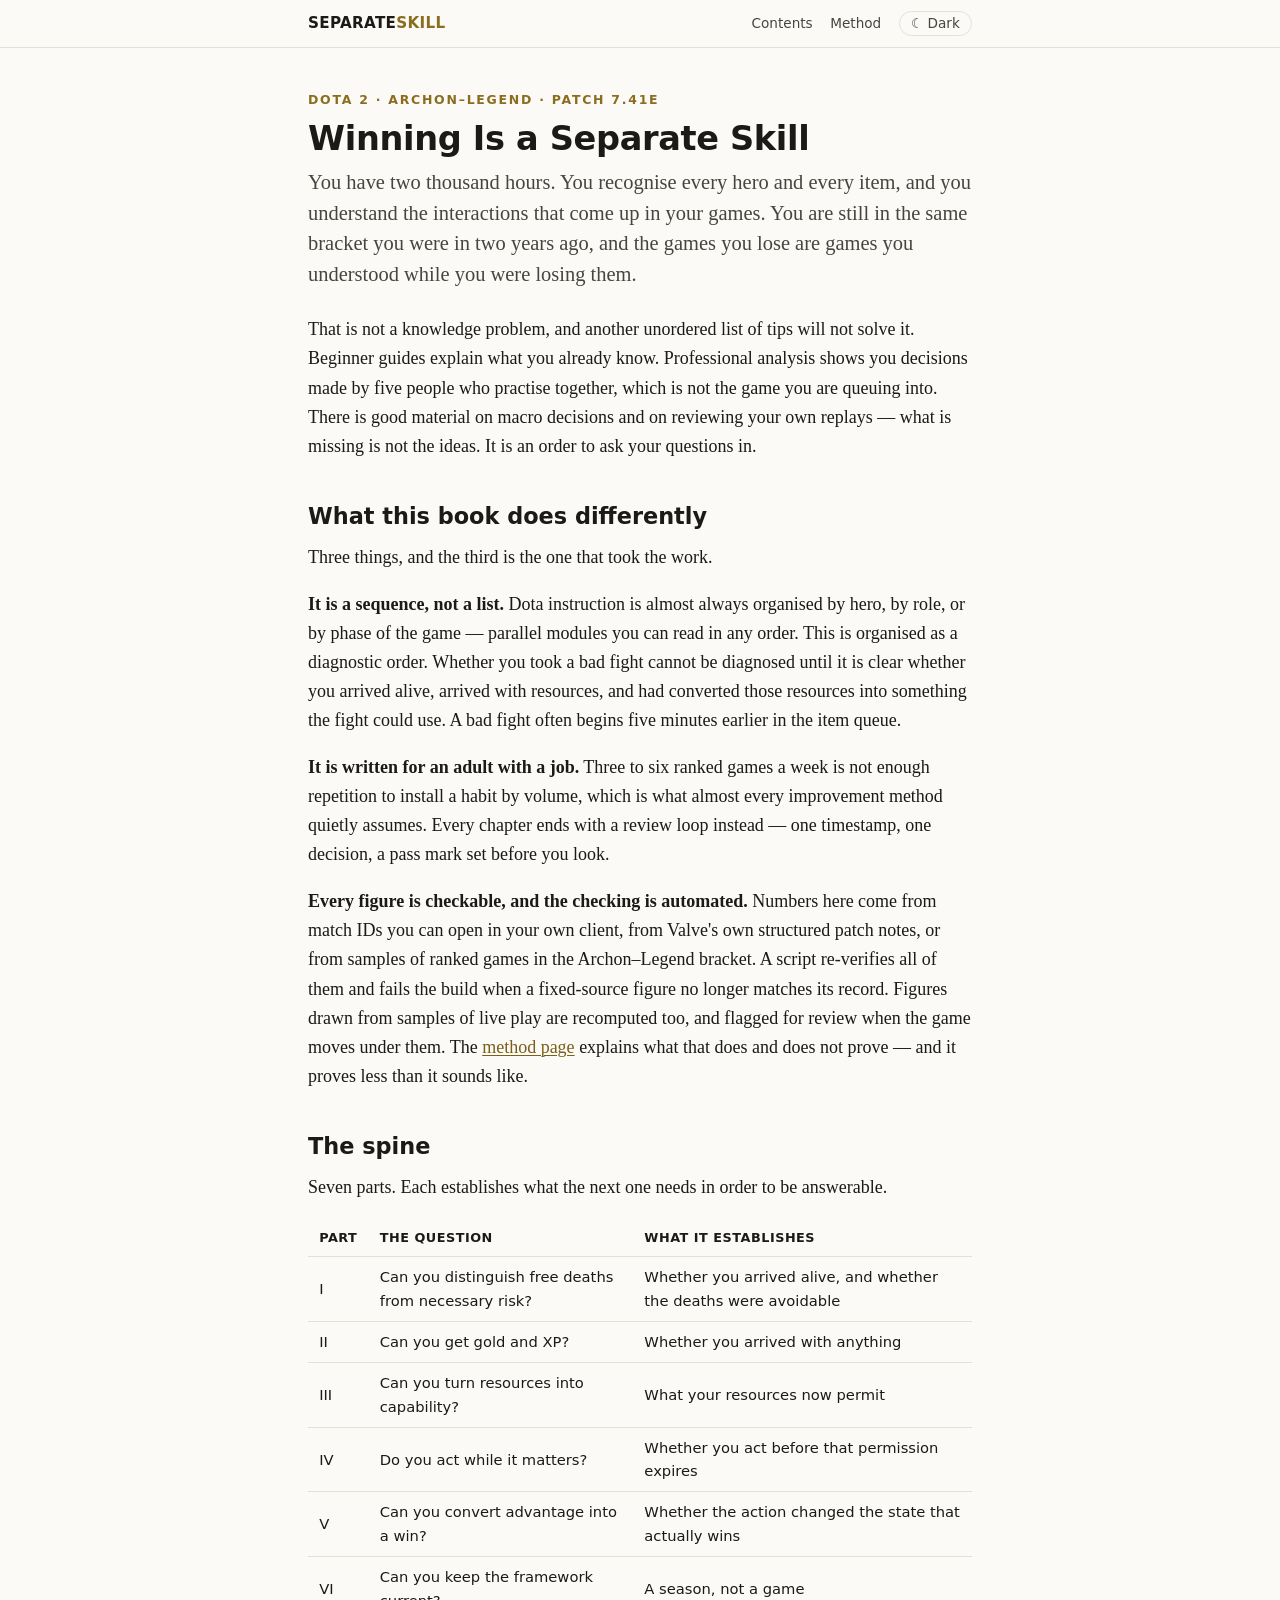
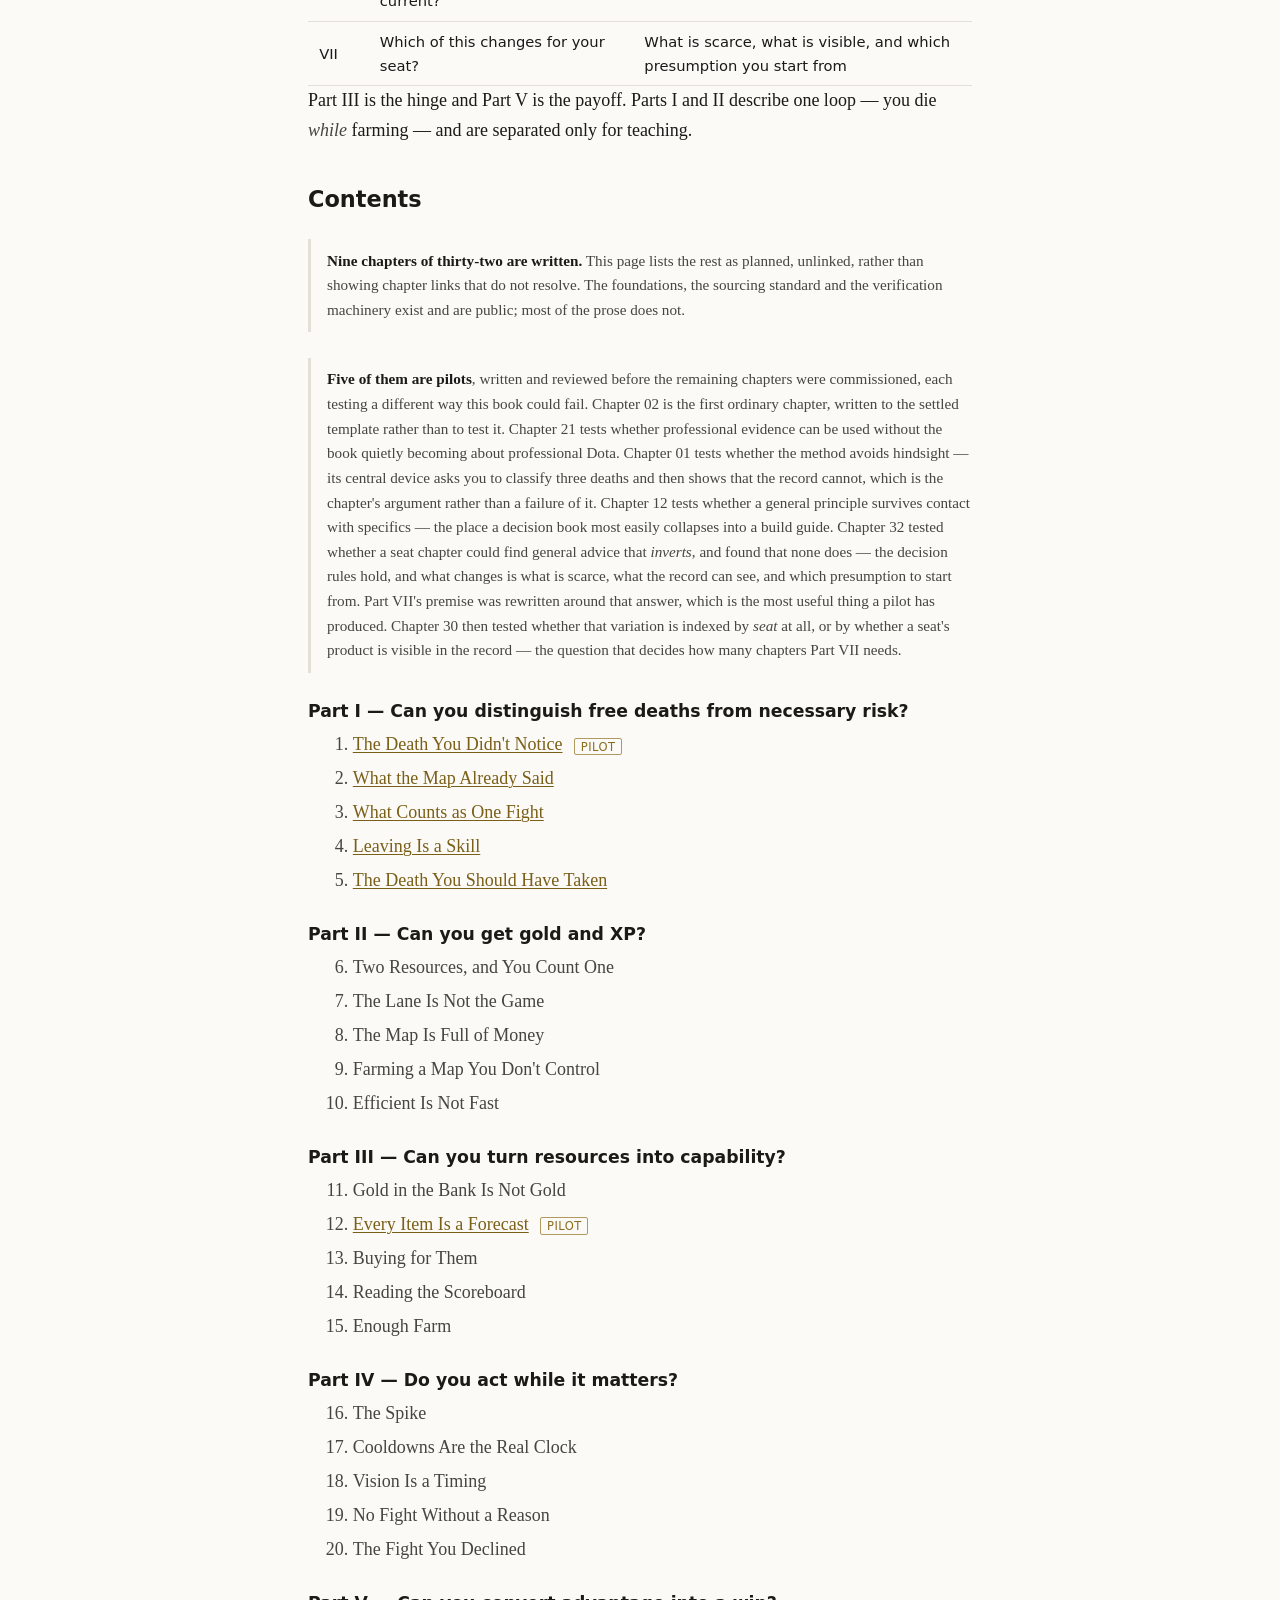
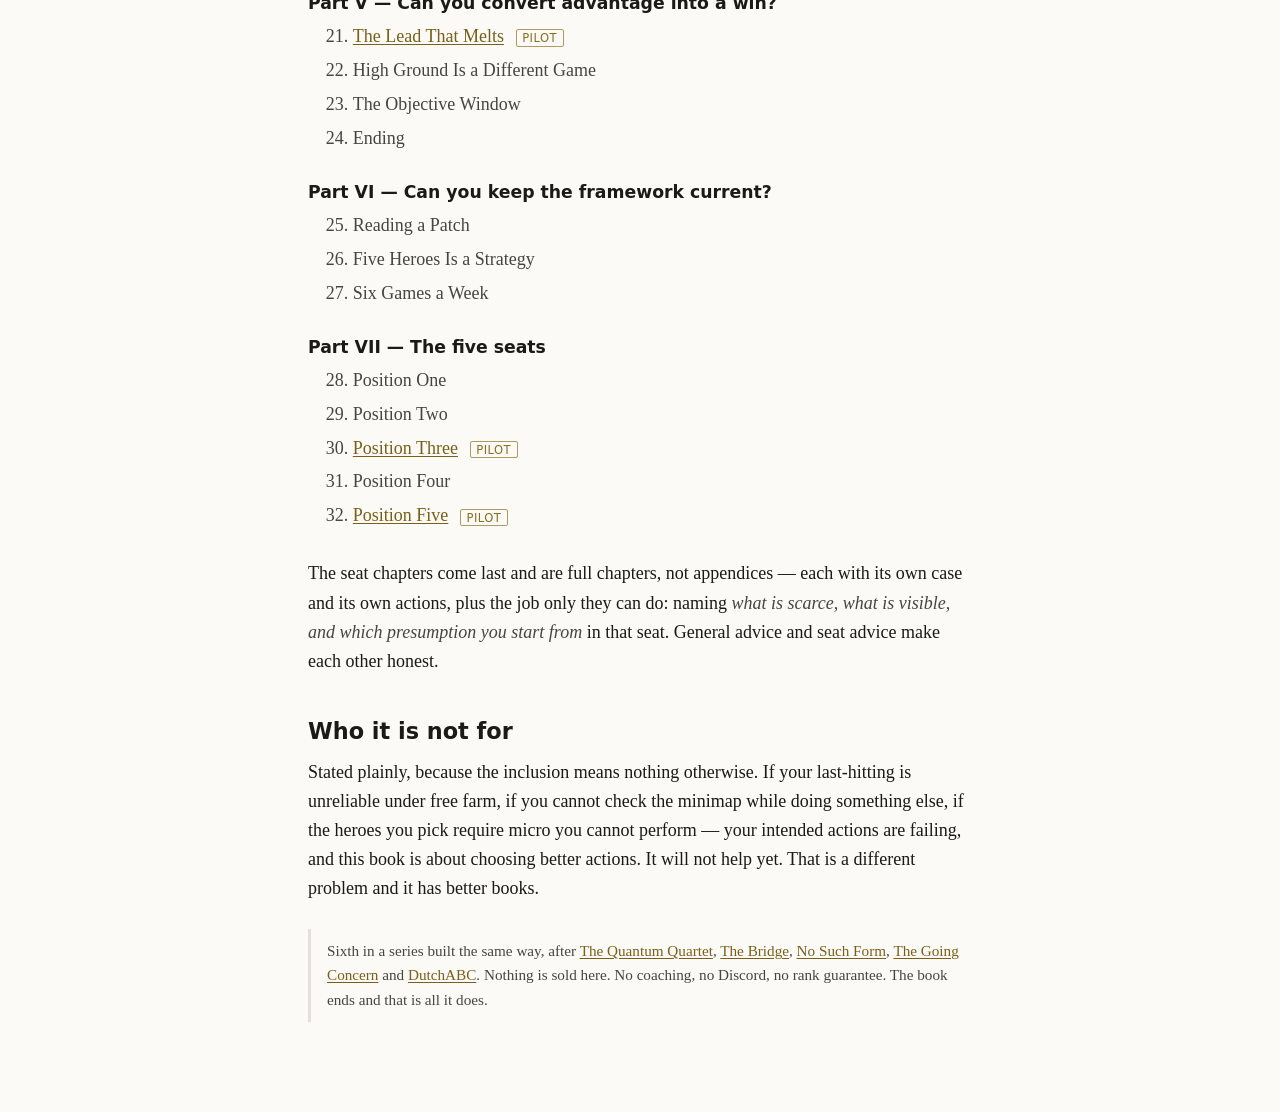
<file: docs/index.html>
<!doctype html>
<html lang="en">
<meta charset="utf-8">
<meta name="viewport" content="width=device-width, initial-scale=1">
<title>Winning Is a Separate Skill — Dota 2 for the player who already knows how to play</title>
<meta name="description" content="Thirty-two chapters on Dota 2 decision-making, for a player with two thousand hours who keeps losing games they understood. Every figure traceable to a match ID, a patch note, or a bracket sample.">
<script>try{var t=localStorage.getItem("separate-skill-theme");if(t)document.documentElement.setAttribute("data-theme",t);}catch(e){}</script>
<link rel="stylesheet" href="static/style.css">
<script defer src="static/theme.js"></script>

<a class="skip" href="#content">Skip to content</a>
<header class="site-header">
  <div class="wrap">
    <a class="brand" href="index.html">Separate<span>Skill</span></a>
    <nav class="site-nav">
      <a href="index.html">Contents</a>
      <a href="about.html">Method</a>
      <button class="theme-toggle" type="button">☾ Dark</button>
    </nav>
  </div>
</header>

<main id="content">
  <div class="wrap">
    <p class="kicker">Dota 2 · Archon–Legend · patch 7.41e</p>
    <h1>Winning Is a Separate Skill</h1>
    <p class="lede">You have two thousand hours. You recognise every hero and every item, and you
      understand the interactions that come up in your games. You are still in the same bracket you
      were in two years ago, and the games you lose are games you understood while you were losing
      them.</p>

    <p>That is not a knowledge problem, and another unordered list of tips will not solve it.
      Beginner guides explain what you already know. Professional analysis shows you decisions made
      by five people who practise together, which is not the game you are queuing into. There is good
      material on macro decisions and on reviewing your own replays — what is missing is not the
      ideas. It is an order to ask your questions in.</p>

    <h2>What this book does differently</h2>

    <p>Three things, and the third is the one that took the work.</p>

    <p><strong>It is a sequence, not a list.</strong> Dota instruction is almost always organised by
      hero, by role, or by phase of the game — parallel modules you can read in any order. This is
      organised as a diagnostic order. Whether you took a bad fight cannot be diagnosed until it is
      clear whether you arrived alive, arrived with resources, and had converted those resources into
      something the fight could use. A bad fight often begins five minutes earlier in the item queue.</p>

    <p><strong>It is written for an adult with a job.</strong> Three to six ranked games a week is not
      enough repetition to install a habit by volume, which is what almost every improvement method
      quietly assumes. Every chapter ends with a review loop instead — one timestamp, one decision, a
      pass mark set before you look.</p>

    <p><strong>Every figure is checkable, and the checking is automated.</strong> Numbers here come
      from match IDs you can open in your own client, from Valve's own structured patch notes, or
      from samples of ranked games in the Archon–Legend bracket. A script re-verifies all of them and
      fails the build when a fixed-source figure no longer matches its record. Figures drawn from
      samples of live play are recomputed too, and flagged for review when the game moves under them.
      The <a href="about.html">method page</a> explains
      what that does and does not prove — and it proves less than it sounds like.</p>

    <h2>The spine</h2>

    <p>Seven parts. Each establishes what the next one needs in order to be answerable.</p>

    <table>
      <thead><tr><th>Part</th><th>The question</th><th>What it establishes</th></tr></thead>
      <tbody>
        <tr><td>I</td><td>Can you distinguish free deaths from necessary risk?</td><td>Whether you arrived alive, and whether the deaths were avoidable</td></tr>
        <tr><td>II</td><td>Can you get gold and XP?</td><td>Whether you arrived with anything</td></tr>
        <tr><td>III</td><td>Can you turn resources into capability?</td><td>What your resources now permit</td></tr>
        <tr><td>IV</td><td>Do you act while it matters?</td><td>Whether you act before that permission expires</td></tr>
        <tr><td>V</td><td>Can you convert advantage into a win?</td><td>Whether the action changed the state that actually wins</td></tr>
        <tr><td>VI</td><td>Can you keep the framework current?</td><td>A season, not a game</td></tr>
        <tr><td>VII</td><td>Which of this changes for your seat?</td><td>What is scarce, what is visible, and which presumption you start from</td></tr>
      </tbody>
    </table>

    <p>Part III is the hinge and Part V is the payoff. Parts I and II describe one loop — you die
      <em>while</em> farming — and are separated only for teaching.</p>

    <h2>Contents</h2>

    <p class="note"><strong>Nine chapters of thirty-two are written.</strong> This page lists the rest as
      planned, unlinked, rather than showing chapter links that do not resolve. The foundations, the
      sourcing standard and the verification machinery exist and are public; most of the prose does
      not.</p>

    <p class="note"><strong>Five of them are pilots</strong>, written and reviewed before the remaining
      chapters were commissioned, each testing a different way this book could fail. Chapter 02 is the
      first ordinary chapter, written to the settled template rather than to test it.
      Chapter 21 tests whether professional evidence can be used without the book quietly becoming
      about professional Dota. Chapter 01 tests whether the method avoids hindsight — its central
      device asks you to classify three deaths and then shows that the record cannot, which is the
      chapter's argument rather than a failure of it. Chapter 12 tests whether a general principle survives contact with specifics — the place a decision book most easily collapses into a build guide. Chapter 32 tested whether a seat chapter could find general advice that <em>inverts</em>, and found that none does — the decision rules hold, and what changes is what is scarce, what the record can see, and which presumption to start from. Part VII's premise was rewritten around that answer, which is the most useful thing a pilot has produced. Chapter 30 then tested whether that variation is indexed by <em>seat</em> at all, or by whether a seat's product is visible in the record — the question that decides how many chapters Part VII needs.</p>

    <h3>Part I — Can you distinguish free deaths from necessary risk?</h3>
    <ol class="toc">
      <li><a href="chapters/01-the-death-you-didnt-notice.html">The Death You Didn't Notice</a> <span class="tag">pilot</span></li>
      <li><a href="chapters/02-what-the-map-already-said.html">What the Map Already Said</a></li>
      <li><a href="chapters/03-what-counts-as-one-fight.html">What Counts as One Fight</a></li>
      <li><a href="chapters/04-leaving-is-a-skill.html">Leaving Is a Skill</a></li>
      <li><a href="chapters/05-the-death-you-should-have-taken.html">The Death You Should Have Taken</a></li>
    </ol>

    <h3>Part II — Can you get gold and XP?</h3>
    <ol class="toc" start="6">
      <li>Two Resources, and You Count One</li>
      <li>The Lane Is Not the Game</li>
      <li>The Map Is Full of Money</li>
      <li>Farming a Map You Don't Control</li>
      <li>Efficient Is Not Fast</li>
    </ol>

    <h3>Part III — Can you turn resources into capability?</h3>
    <ol class="toc" start="11">
      <li>Gold in the Bank Is Not Gold</li>
      <li><a href="chapters/12-every-item-is-a-forecast.html">Every Item Is a Forecast</a> <span class="tag">pilot</span></li>
      <li>Buying for Them</li>
      <li>Reading the Scoreboard</li>
      <li>Enough Farm</li>
    </ol>

    <h3>Part IV — Do you act while it matters?</h3>
    <ol class="toc" start="16">
      <li>The Spike</li>
      <li>Cooldowns Are the Real Clock</li>
      <li>Vision Is a Timing</li>
      <li>No Fight Without a Reason</li>
      <li>The Fight You Declined</li>
    </ol>

    <h3>Part V — Can you convert advantage into a win?</h3>
    <ol class="toc" start="21">
      <li><a href="chapters/21-the-lead-that-melts.html">The Lead That Melts</a> <span class="tag">pilot</span></li>
      <li>High Ground Is a Different Game</li>
      <li>The Objective Window</li>
      <li>Ending</li>
    </ol>

    <h3>Part VI — Can you keep the framework current?</h3>
    <ol class="toc" start="25">
      <li>Reading a Patch</li>
      <li>Five Heroes Is a Strategy</li>
      <li>Six Games a Week</li>
    </ol>

    <h3>Part VII — The five seats</h3>
    <ol class="toc" start="28">
      <li>Position One</li>
      <li>Position Two</li>
      <li><a href="chapters/30-position-three.html">Position Three</a> <span class="tag">pilot</span></li>
      <li>Position Four</li>
      <li><a href="chapters/32-position-five.html">Position Five</a> <span class="tag">pilot</span></li>
    </ol>

    <p>The seat chapters come last and are full chapters, not appendices — each with its own case and
      its own actions, plus the job only they can do: naming <em>what is scarce, what is visible, and
      which presumption you start from</em> in that seat. General advice and seat advice make each
      other honest.</p>

    <h2>Who it is not for</h2>

    <p>Stated plainly, because the inclusion means nothing otherwise. If your last-hitting is
      unreliable under free farm, if you cannot check the minimap while doing something else, if the
      heroes you pick require micro you cannot perform — your intended actions are failing, and this
      book is about choosing better actions. It will not help yet. That is a different problem and it
      has better books.</p>

    <p class="note">Sixth in a series built the same way, after
      <a href="https://anthonykot.github.io/quantum-quartet/">The Quantum Quartet</a>,
      <a href="https://anthonykot.github.io/quantum-bridge/">The Bridge</a>,
      <a href="https://anthonykot.github.io/fermat-last-theorem/">No Such Form</a>,
      <a href="https://anthonykot.github.io/going-concern/">The Going Concern</a> and
      <a href="https://anthonykot.github.io/dutch-abc/">DutchABC</a>.
      Nothing is sold here. No coaching, no Discord, no rank guarantee. The book ends and that is all
      it does.</p>
  </div>
</main>
</html>
</file>
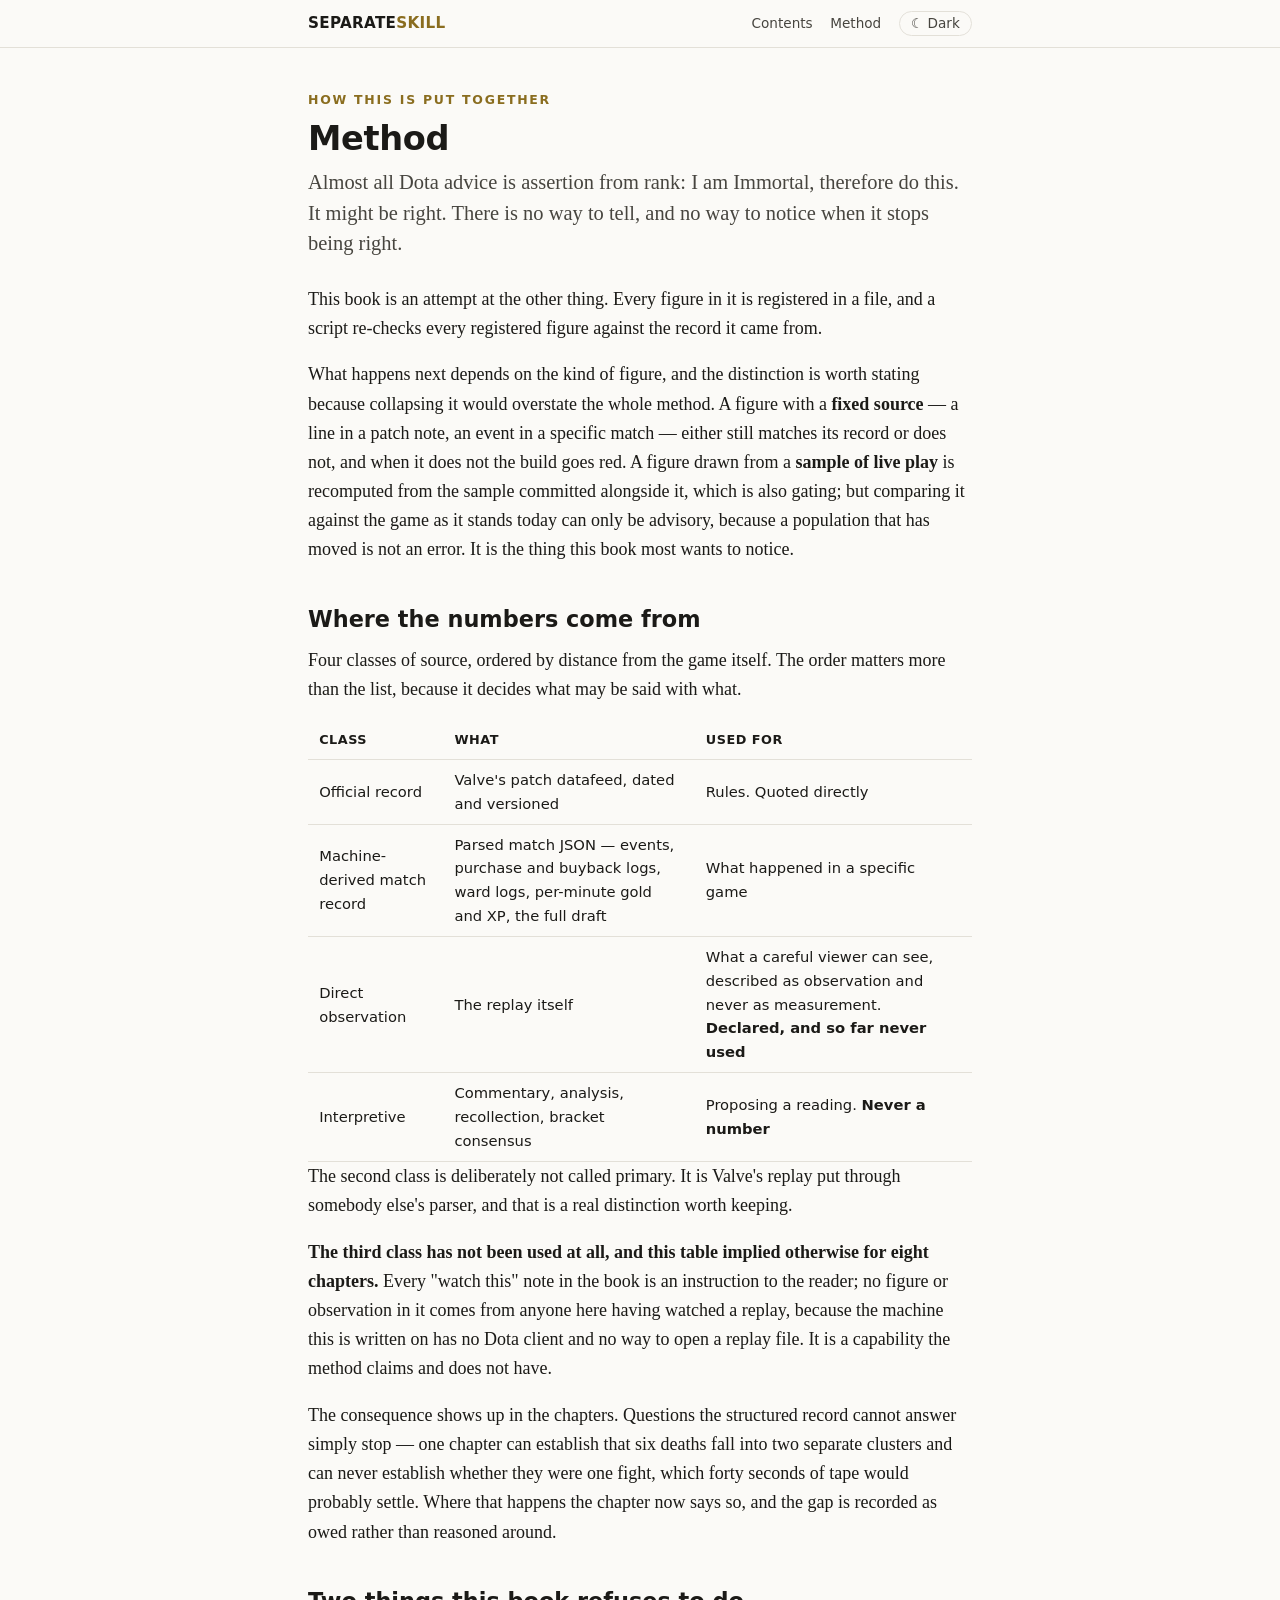
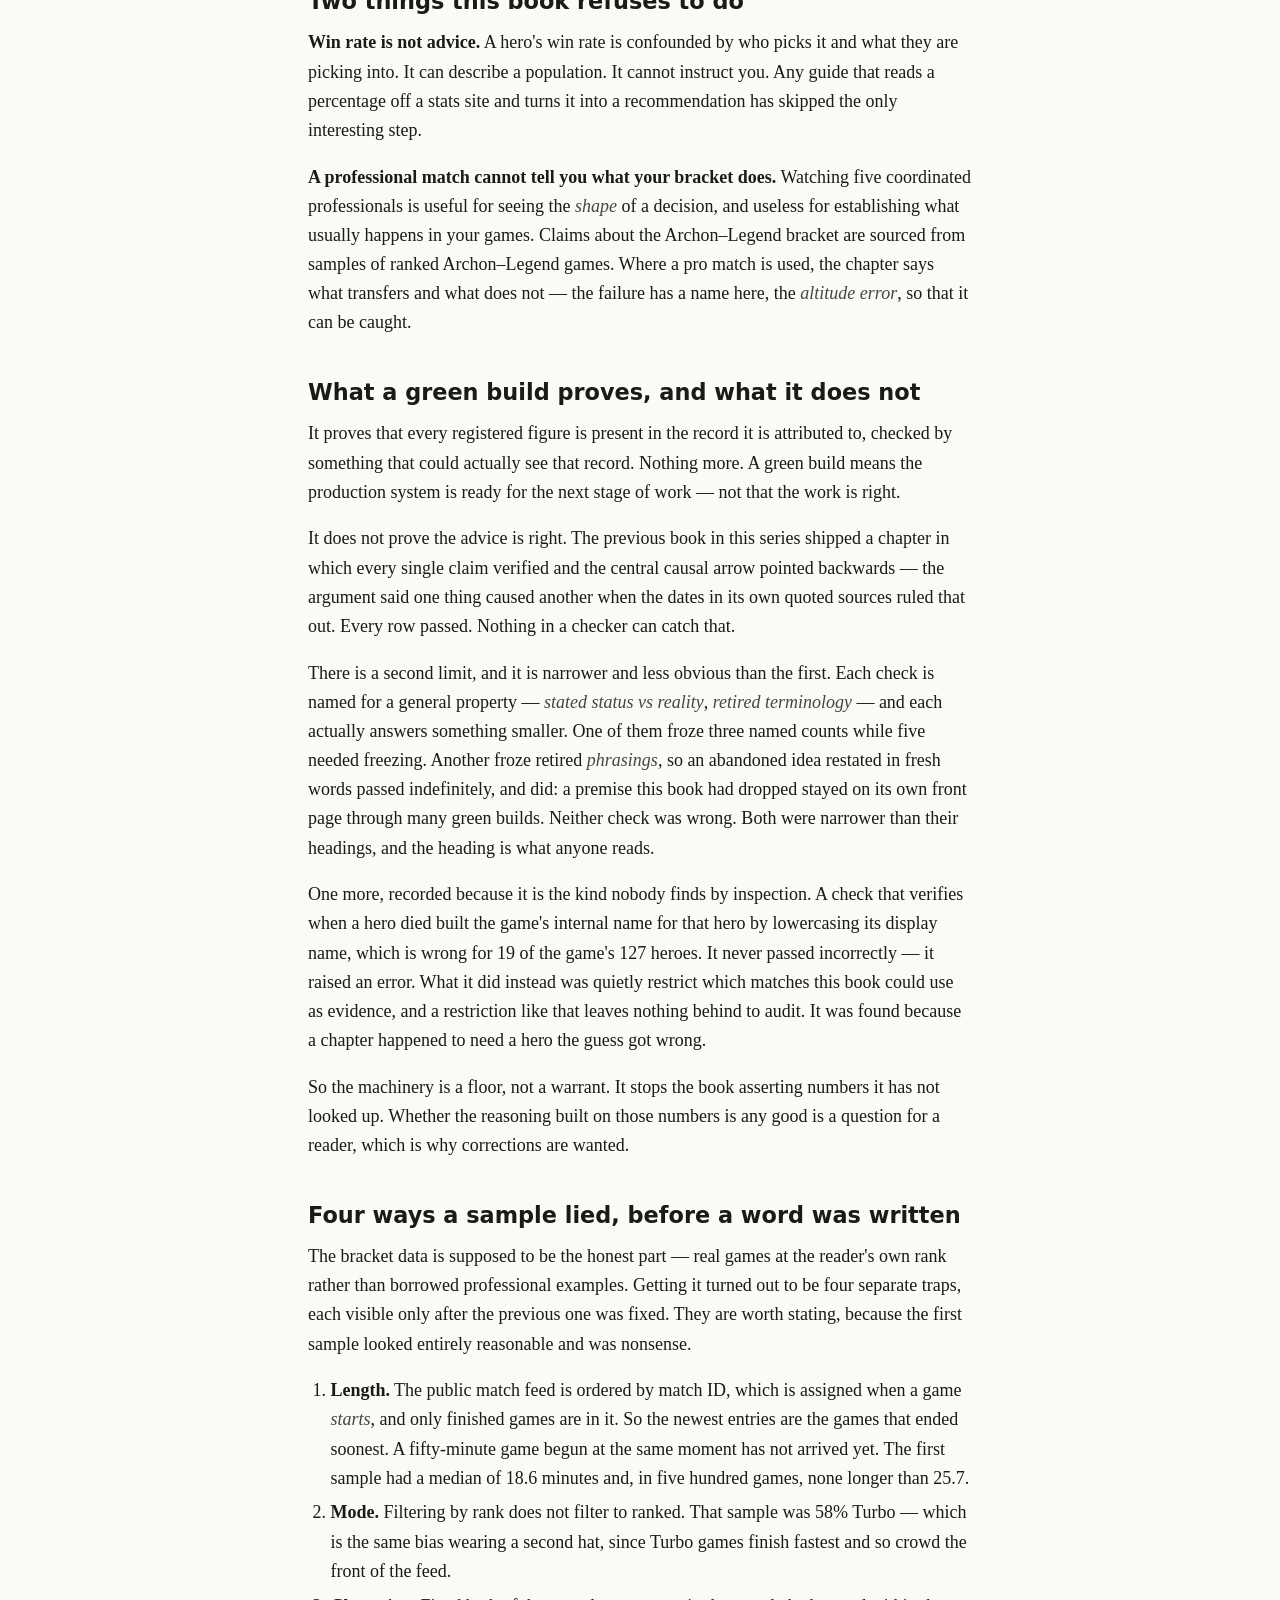
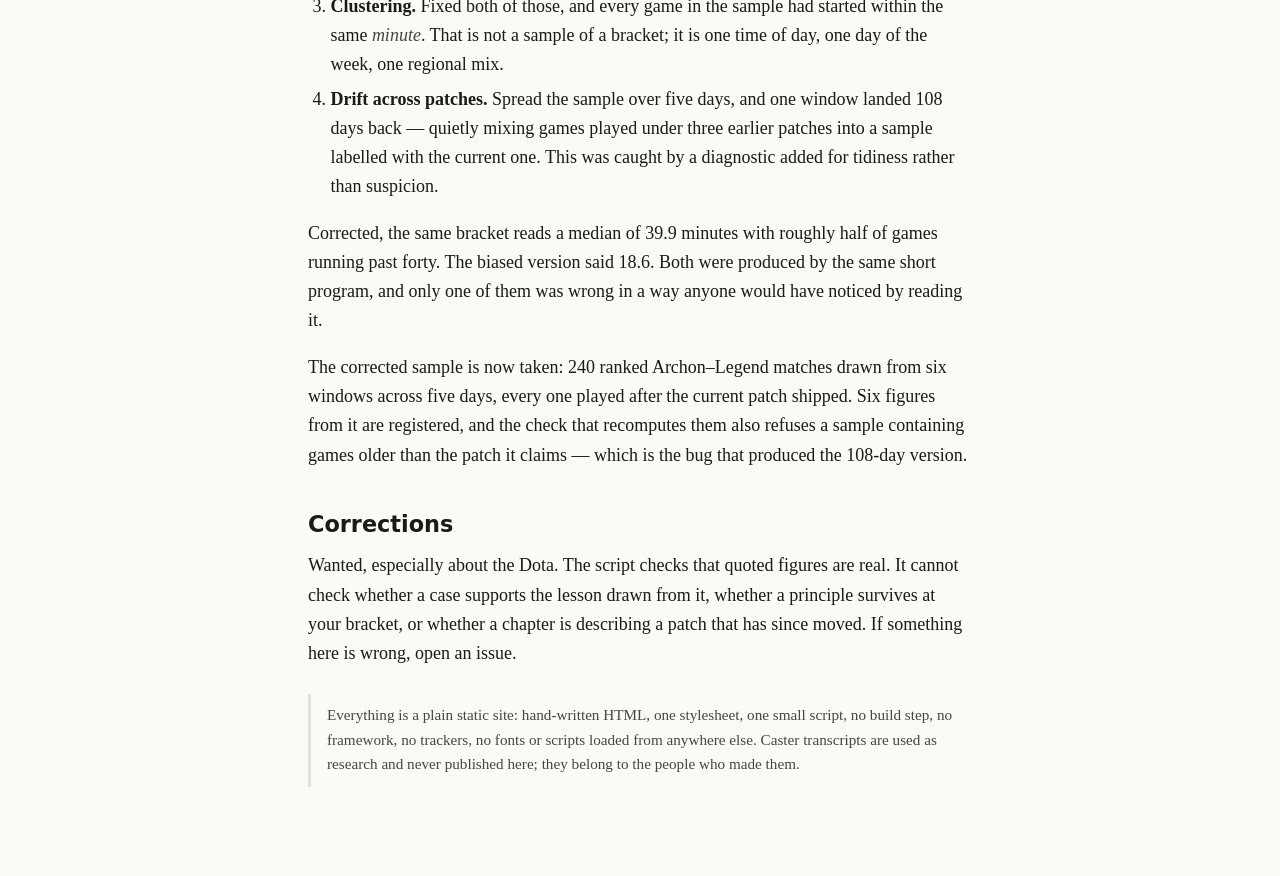
<file: docs/about.html>
<!doctype html>
<html lang="en">
<meta charset="utf-8">
<meta name="viewport" content="width=device-width, initial-scale=1">
<title>Method — Winning Is a Separate Skill</title>
<meta name="description" content="How this Dota 2 book is sourced and checked: match IDs, Valve's structured patch notes, bracket samples, and a verification script that fails the build. Including what a green build does not prove.">
<script>try{var t=localStorage.getItem("separate-skill-theme");if(t)document.documentElement.setAttribute("data-theme",t);}catch(e){}</script>
<link rel="stylesheet" href="static/style.css">
<script defer src="static/theme.js"></script>

<a class="skip" href="#content">Skip to content</a>
<header class="site-header">
  <div class="wrap">
    <a class="brand" href="index.html">Separate<span>Skill</span></a>
    <nav class="site-nav">
      <a href="index.html">Contents</a>
      <a href="about.html">Method</a>
      <button class="theme-toggle" type="button">☾ Dark</button>
    </nav>
  </div>
</header>

<main id="content">
  <div class="wrap">
    <p class="kicker">How this is put together</p>
    <h1>Method</h1>
    <p class="lede">Almost all Dota advice is assertion from rank: I am Immortal, therefore do this.
      It might be right. There is no way to tell, and no way to notice when it stops being right.</p>

    <p>This book is an attempt at the other thing. Every figure in it is registered in a file, and a
      script re-checks every registered figure against the record it came from.</p>

    <p>What happens next depends on the kind of figure, and the distinction is worth stating because
      collapsing it would overstate the whole method. A figure with a <strong>fixed source</strong> —
      a line in a patch note, an event in a specific match — either still matches its record or does
      not, and when it does not the build goes red. A figure drawn from a <strong>sample of live
      play</strong> is recomputed from the sample committed alongside it, which is also gating; but
      comparing it against the game as it stands today can only be advisory, because a population
      that has moved is not an error. It is the thing this book most wants to notice.</p>

    <h2>Where the numbers come from</h2>

    <p>Four classes of source, ordered by distance from the game itself. The order matters more than
      the list, because it decides what may be said with what.</p>

    <table>
      <thead><tr><th>Class</th><th>What</th><th>Used for</th></tr></thead>
      <tbody>
        <tr><td>Official record</td><td>Valve's patch datafeed, dated and versioned</td><td>Rules. Quoted directly</td></tr>
        <tr><td>Machine-derived match record</td><td>Parsed match JSON — events, purchase and buyback logs, ward logs, per-minute gold and XP, the full draft</td><td>What happened in a specific game</td></tr>
        <tr><td>Direct observation</td><td>The replay itself</td><td>What a careful viewer can see, described as observation and never as measurement. <strong>Declared, and so far never used</strong></td></tr>
        <tr><td>Interpretive</td><td>Commentary, analysis, recollection, bracket consensus</td><td>Proposing a reading. <strong>Never a number</strong></td></tr>
      </tbody>
    </table>

    <p>The second class is deliberately not called primary. It is Valve's replay put through somebody
      else's parser, and that is a real distinction worth keeping.</p>

    <p><strong>The third class has not been used at all, and this table implied otherwise for eight
      chapters.</strong> Every "watch this" note in the book is an instruction to the reader; no figure
      or observation in it comes from anyone here having watched a replay, because the machine this is
      written on has no Dota client and no way to open a replay file. It is a capability the method
      claims and does not have.</p>

    <p>The consequence shows up in the chapters. Questions the structured record cannot answer simply
      stop — one chapter can establish that six deaths fall into two separate clusters and can never
      establish whether they were one fight, which forty seconds of tape would probably settle.
      Where that happens the chapter now says so, and the gap is recorded as owed rather than reasoned
      around.</p>

    <h2>Two things this book refuses to do</h2>

    <p><strong>Win rate is not advice.</strong> A hero's win rate is confounded by who picks it and
      what they are picking into. It can describe a population. It cannot instruct you. Any guide
      that reads a percentage off a stats site and turns it into a recommendation has skipped the
      only interesting step.</p>

    <p><strong>A professional match cannot tell you what your bracket does.</strong> Watching five
      coordinated professionals is useful for seeing the <em>shape</em> of a decision, and useless for
      establishing what usually happens in your games. Claims about the Archon–Legend bracket are
      sourced from samples of ranked Archon–Legend games. Where a pro match is used, the chapter says
      what transfers and what does not — the failure has a name here, the <em>altitude error</em>, so
      that it can be caught.</p>

    <h2>What a green build proves, and what it does not</h2>

    <p>It proves that every registered figure is present in the record it is attributed to, checked
      by something that could actually see that record. Nothing more. A green build means the
      production system is ready for the next stage of work — not that the work is right.</p>

    <p>It does not prove the advice is right. The previous book in this series shipped a chapter in
      which every single claim verified and the central causal arrow pointed backwards — the argument
      said one thing caused another when the dates in its own quoted sources ruled that out. Every
      row passed. Nothing in a checker can catch that.</p>

    <p>There is a second limit, and it is narrower and less obvious than the first. Each check is
      named for a general property — <em>stated status vs reality</em>, <em>retired terminology</em> —
      and each actually answers something smaller. One of them froze three named counts while five
      needed freezing. Another froze retired <em>phrasings</em>, so an abandoned idea restated in fresh
      words passed indefinitely, and did: a premise this book had dropped stayed on its own front page
      through many green builds. Neither check was wrong. Both were narrower than their headings, and
      the heading is what anyone reads.</p>

    <p>One more, recorded because it is the kind nobody finds by inspection. A check that verifies when
      a hero died built the game's internal name for that hero by lowercasing its display name, which
      is wrong for 19 of the game's 127 heroes. It never passed incorrectly — it raised an error. What
      it did instead was quietly restrict which matches this book could use as evidence, and a
      restriction like that leaves nothing behind to audit. It was found because a chapter happened to
      need a hero the guess got wrong.</p>

    <p>So the machinery is a floor, not a warrant. It stops the book asserting numbers it has not
      looked up. Whether the reasoning built on those numbers is any good is a question for a reader,
      which is why corrections are wanted.</p>

    <h2>Four ways a sample lied, before a word was written</h2>

    <p>The bracket data is supposed to be the honest part — real games at the reader's own rank rather
      than borrowed professional examples. Getting it turned out to be four separate traps, each
      visible only after the previous one was fixed. They are worth stating, because the first sample
      looked entirely reasonable and was nonsense.</p>

    <ol>
      <li><strong>Length.</strong> The public match feed is ordered by match ID, which is assigned when
        a game <em>starts</em>, and only finished games are in it. So the newest entries are the games
        that ended soonest. A fifty-minute game begun at the same moment has not arrived yet. The
        first sample had a median of 18.6 minutes and, in five hundred games, none longer than 25.7.</li>
      <li><strong>Mode.</strong> Filtering by rank does not filter to ranked. That sample was 58%
        Turbo — which is the same bias wearing a second hat, since Turbo games finish fastest and so
        crowd the front of the feed.</li>
      <li><strong>Clustering.</strong> Fixed both of those, and every game in the sample had started
        within the same <em>minute</em>. That is not a sample of a bracket; it is one time of day, one
        day of the week, one regional mix.</li>
      <li><strong>Drift across patches.</strong> Spread the sample over five days, and one window
        landed 108 days back — quietly mixing games played under three earlier patches into a sample
        labelled with the current one. This was caught by a diagnostic added for tidiness rather than
        suspicion.</li>
    </ol>

    <p>Corrected, the same bracket reads a median of 39.9 minutes with roughly half of games running
      past forty. The biased version said 18.6. Both were produced by the same short program, and only
      one of them was wrong in a way anyone would have noticed by reading it.</p>

    <p>The corrected sample is now taken: 240 ranked Archon–Legend matches drawn from six windows
      across five days, every one played after the current patch shipped. Six figures from it are
      registered, and the check that recomputes them also refuses a sample containing games older than
      the patch it claims — which is the bug that produced the 108-day version.</p>

    <h2>Corrections</h2>

    <p>Wanted, especially about the Dota. The script checks that quoted figures are real. It cannot
      check whether a case supports the lesson drawn from it, whether a principle survives at your
      bracket, or whether a chapter is describing a patch that has since moved. If something here is
      wrong, open an issue.</p>

    <p class="note">Everything is a plain static site: hand-written HTML, one stylesheet, one small
      script, no build step, no framework, no trackers, no fonts or scripts loaded from anywhere else.
      Caster transcripts are used as research and never published here; they belong to the people who
      made them.</p>
  </div>
</main>
</html>
</file>
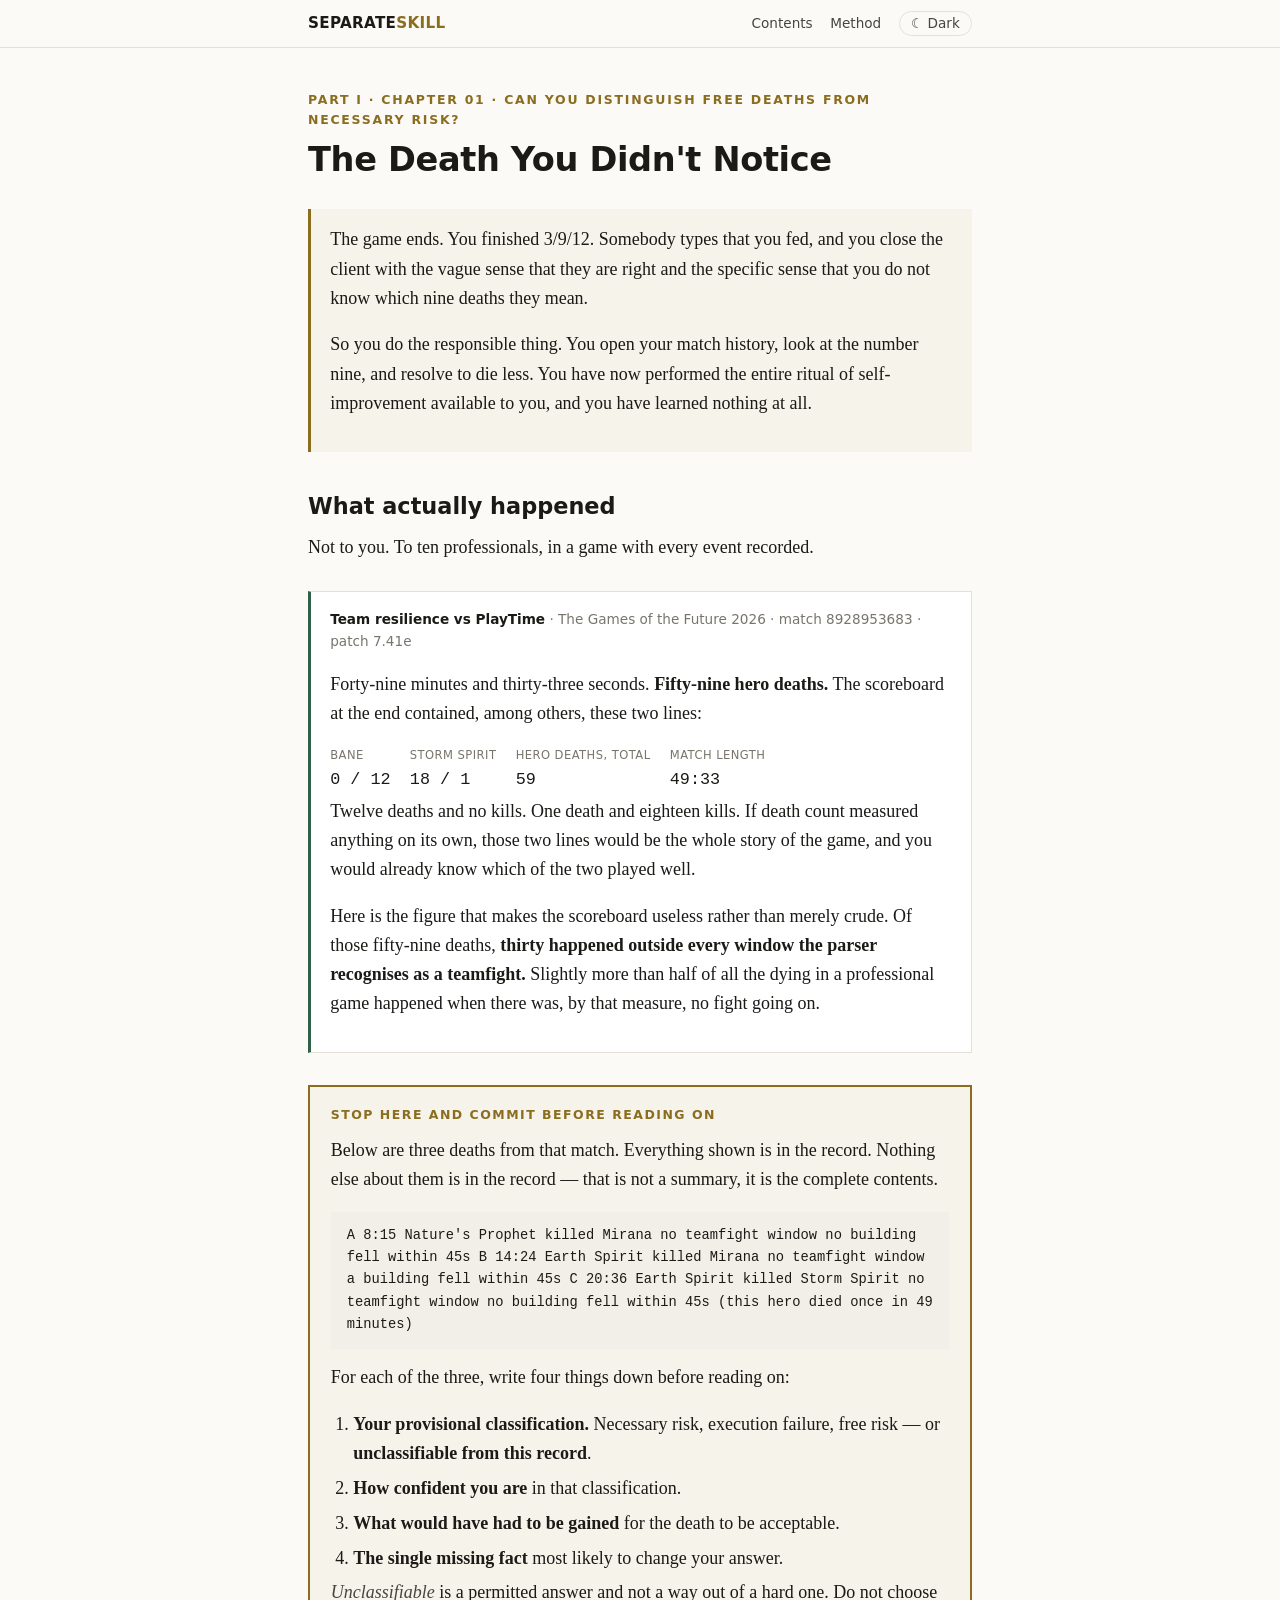
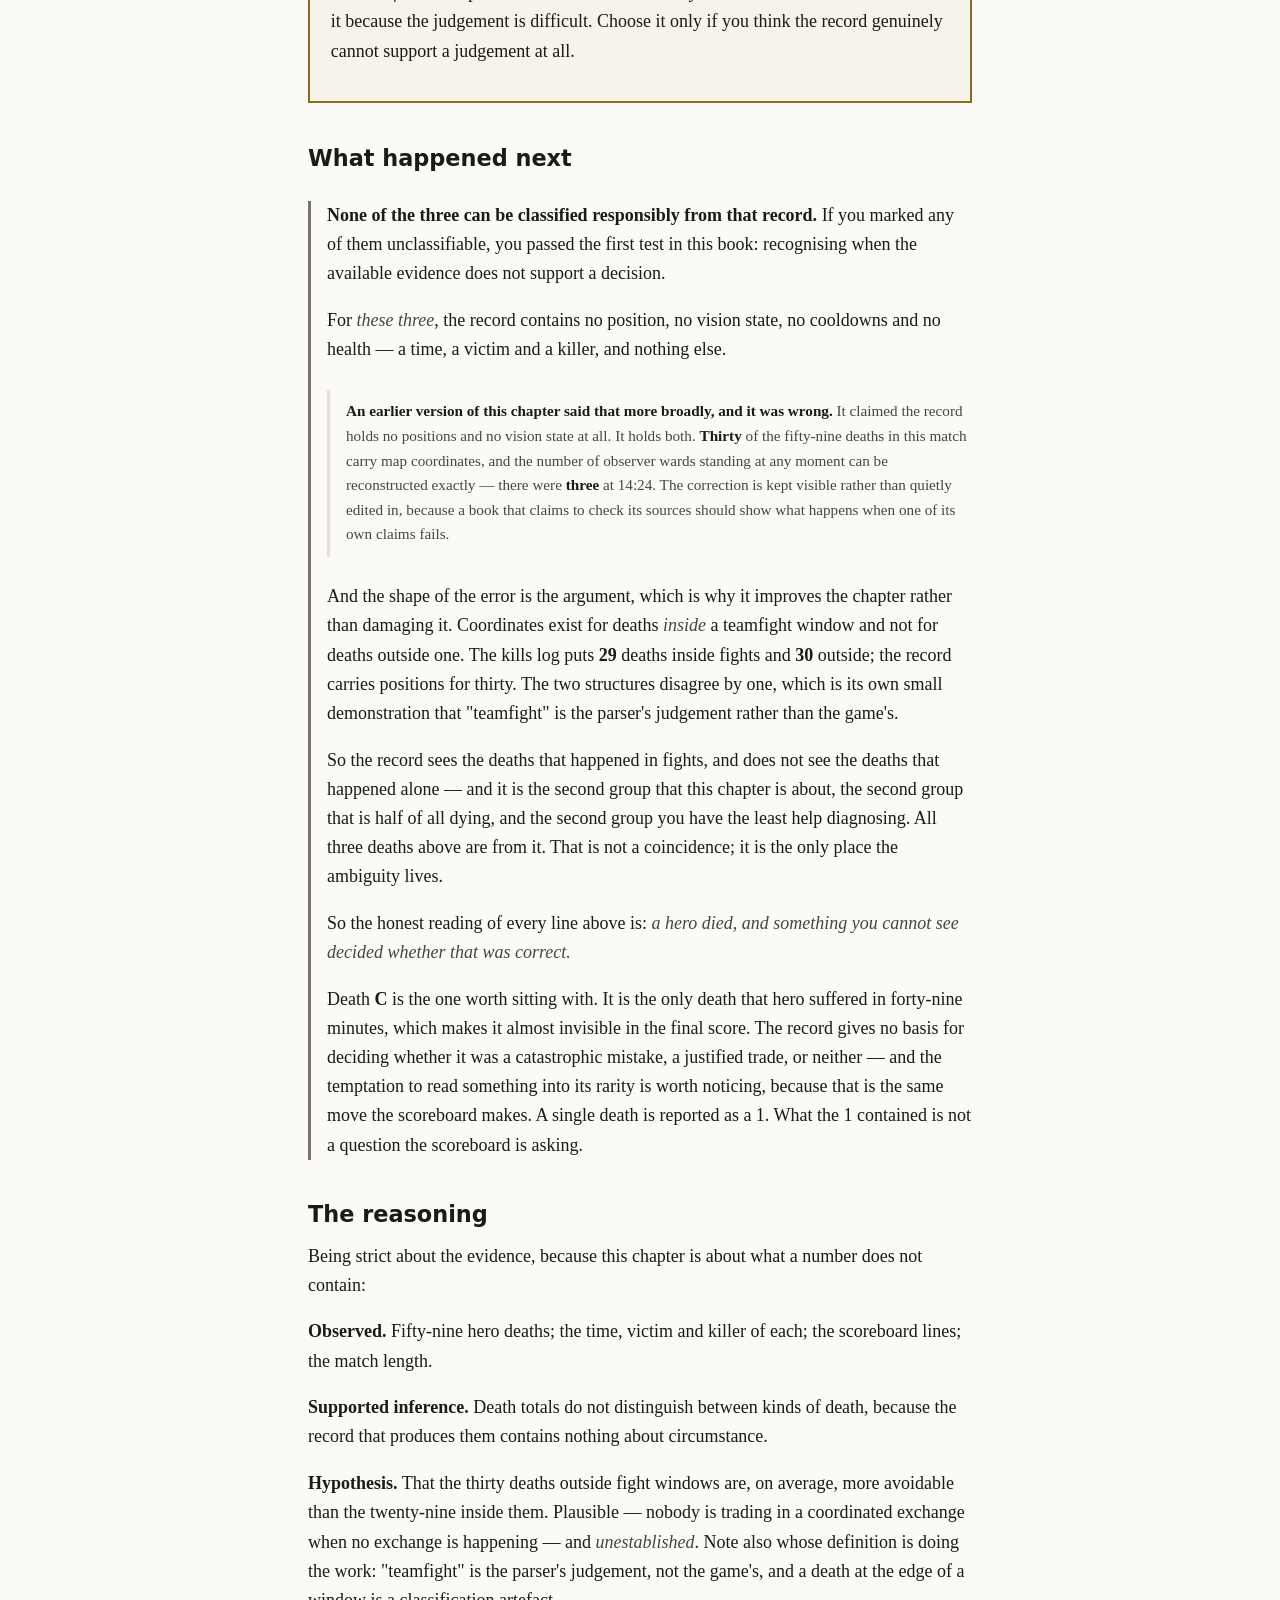
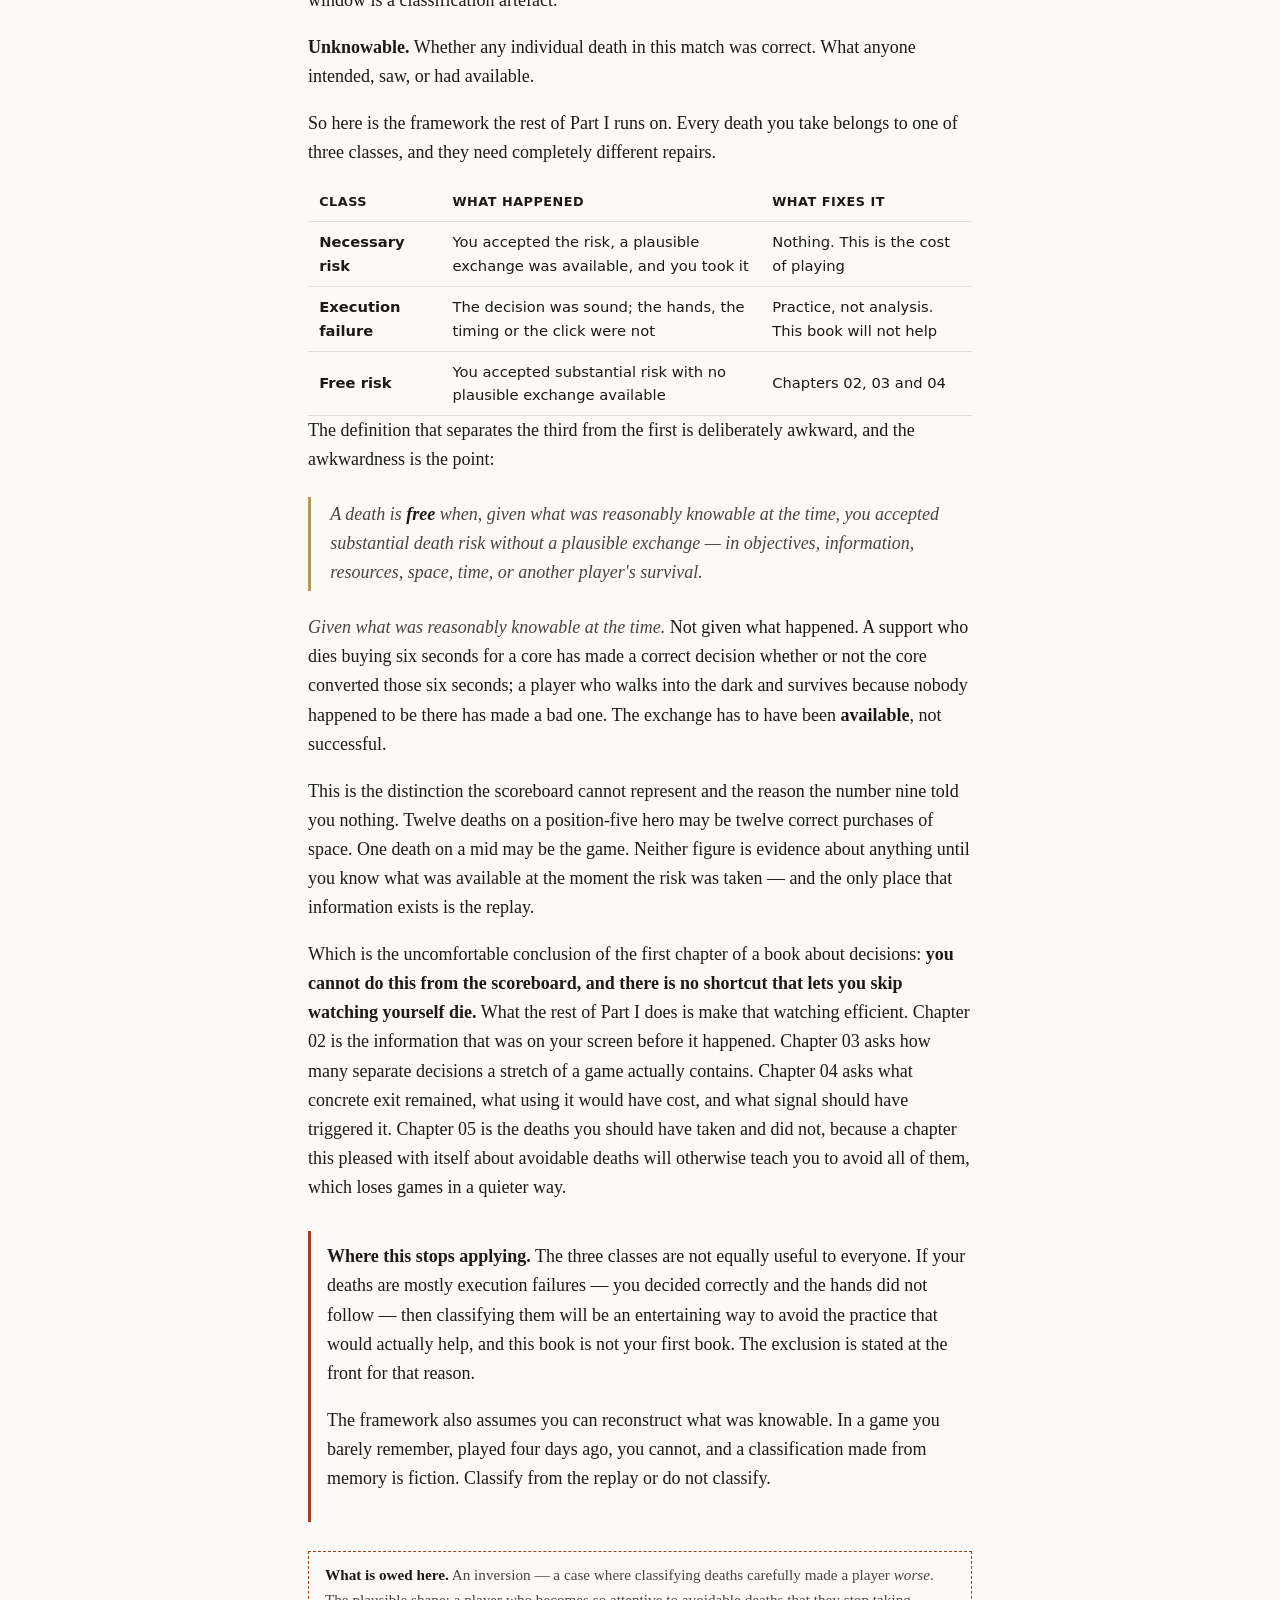
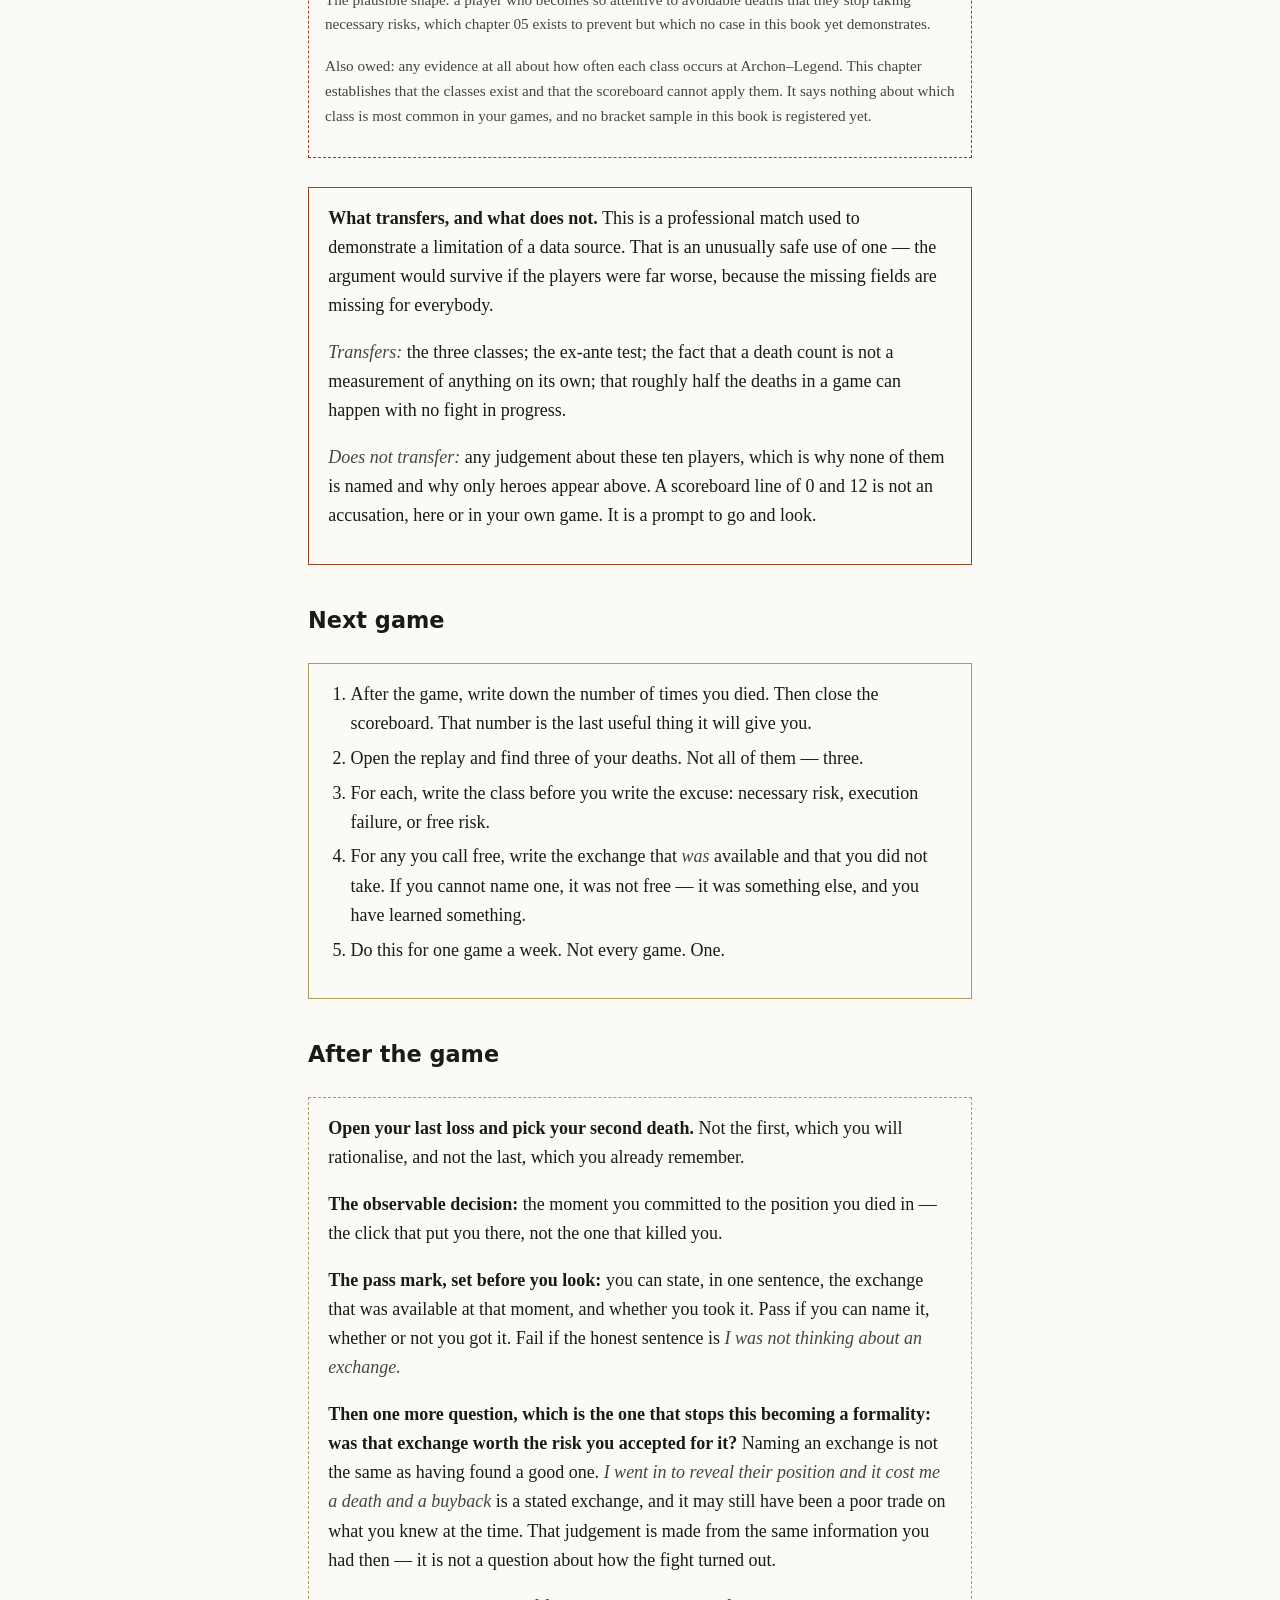
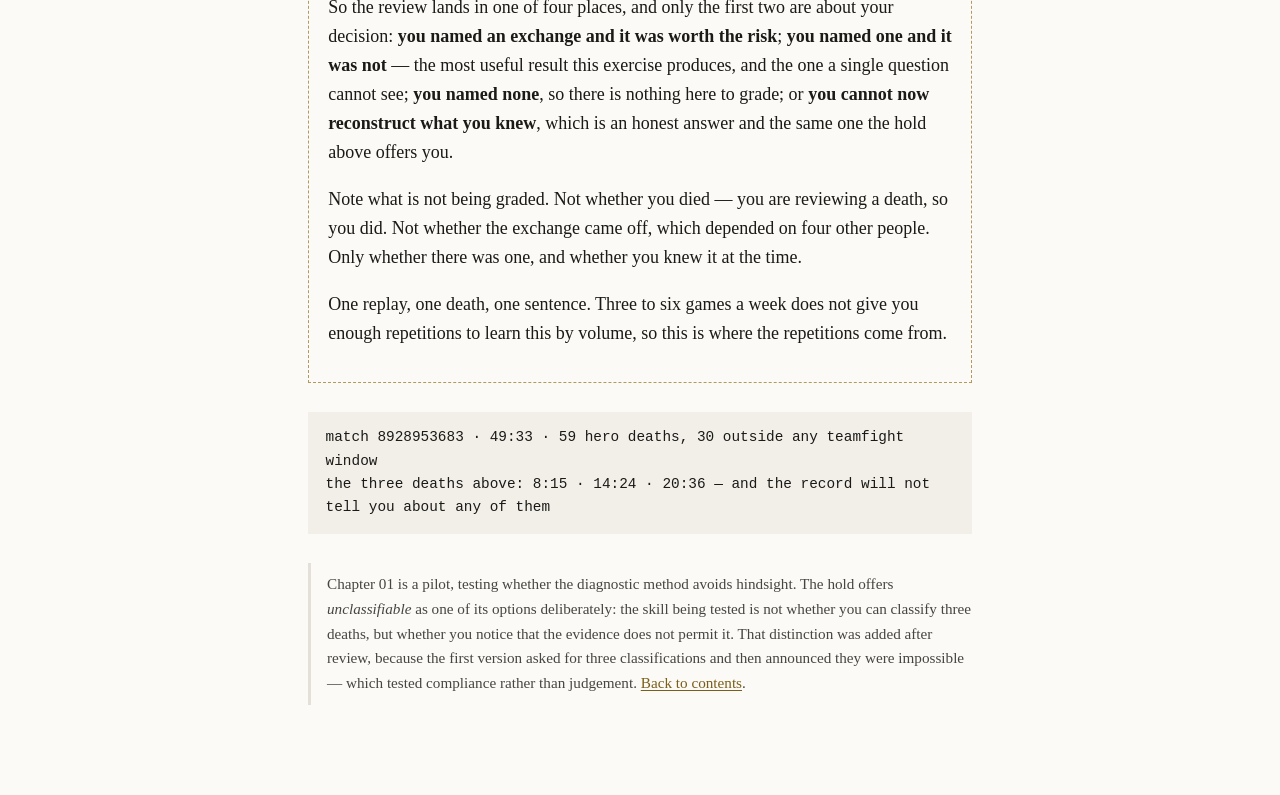
<file: docs/chapters/01-the-death-you-didnt-notice.html>
<!doctype html>
<html lang="en">
<meta charset="utf-8">
<!-- rules: CALIBRATION_MARK=2 HOLD_PASSABLE=2 NEXT_GAME_LIVE=1 -->
<meta name="viewport" content="width=device-width, initial-scale=1">
<title>01 · The Death You Didn't Notice — Winning Is a Separate Skill</title>
<meta name="description" content="Classifying a death: necessary risk, execution failure, or free risk. Why the scoreboard cannot tell you which, demonstrated on a professional match where half the deaths happened outside any fight.">
<script>try{var t=localStorage.getItem("separate-skill-theme");if(t)document.documentElement.setAttribute("data-theme",t);}catch(e){}</script>
<link rel="stylesheet" href="../static/style.css">
<script defer src="../static/theme.js"></script>

<a class="skip" href="#content">Skip to content</a>
<header class="site-header">
  <div class="wrap">
    <a class="brand" href="../index.html">Separate<span>Skill</span></a>
    <nav class="site-nav">
      <a href="../index.html">Contents</a>
      <a href="../about.html">Method</a>
      <button class="theme-toggle" type="button">☾ Dark</button>
    </nav>
  </div>
</header>

<main id="content">
  <div class="wrap">
    <p class="kicker">Part I · Chapter 01 · Can you distinguish free deaths from necessary risk?</p>
    <h1>The Death You Didn't Notice</h1>

    <div class="situation">
      <p>The game ends. You finished 3/9/12. Somebody types that you fed, and you close the client
        with the vague sense that they are right and the specific sense that you do not know which
        nine deaths they mean.</p>
      <p>So you do the responsible thing. You open your match history, look at the number nine, and
        resolve to die less. You have now performed the entire ritual of self-improvement available
        to you, and you have learned nothing at all.</p>
    </div>

    <h2>What actually happened</h2>

    <p>Not to you. To ten professionals, in a game with every event recorded.</p>

    <div class="case">
      <p class="case-head"><span class="who">Team resilience vs PlayTime</span> · The Games of the
        Future 2026 · match 8928953683 · patch 7.41e</p>

      <p>Forty-nine minutes and thirty-three seconds. <strong>Fifty-nine hero deaths.</strong> The
        scoreboard at the end contained, among others, these two lines:</p>

      <div class="figures">
        <div><span class="k">Bane</span><span class="v">0 / 12</span></div>
        <div><span class="k">Storm Spirit</span><span class="v">18 / 1</span></div>
        <div><span class="k">Hero deaths, total</span><span class="v">59</span></div>
        <div><span class="k">Match length</span><span class="v">49:33</span></div>
      </div>

      <p>Twelve deaths and no kills. One death and eighteen kills. If death count measured anything
        on its own, those two lines would be the whole story of the game, and you would already know
        which of the two played well.</p>

      <p>Here is the figure that makes the scoreboard useless rather than merely crude. Of those
        fifty-nine deaths, <strong>thirty happened outside every window the parser recognises as a
        teamfight.</strong> Slightly more than half of all the dying in a professional game happened
        when there was, by that measure, no fight going on.</p>
    </div>

    <div class="hold">
      <p>Stop here and commit before reading on</p>

      <p>Below are three deaths from that match. Everything shown is in the record. Nothing else about
        them is in the record — that is not a summary, it is the complete contents.</p>

      <div class="state">A   8:15   Nature's Prophet killed Mirana        no teamfight window
                                    no building fell within 45s

B  14:24   Earth Spirit killed Mirana            no teamfight window
                                    a building fell within 45s

C  20:36   Earth Spirit killed Storm Spirit      no teamfight window
                                    no building fell within 45s
                                    (this hero died once in 49 minutes)
      </div>

      <p>For each of the three, write four things down before reading on:</p>

      <ol>
        <li><strong>Your provisional classification.</strong> Necessary risk, execution failure, free
          risk — or <strong>unclassifiable from this record</strong>.</li>
        <li><strong>How confident you are</strong> in that classification.</li>
        <li><strong>What would have had to be gained</strong> for the death to be acceptable.</li>
        <li><strong>The single missing fact</strong> most likely to change your answer.</li>
      </ol>

      <p><em>Unclassifiable</em> is a permitted answer and not a way out of a hard one. Do not choose
        it because the judgement is difficult. Choose it only if you think the record genuinely cannot
        support a judgement at all.</p>
    </div>

    <h2>What happened next</h2>

    <div class="reveal">
      <p><strong>None of the three can be classified responsibly from that record.</strong> If you
        marked any of them unclassifiable, you passed the first test in this book: recognising when
        the available evidence does not support a decision.</p>

      <p>For <em>these three</em>, the record contains no position, no vision state, no cooldowns and
        no health — a time, a victim and a killer, and nothing else.</p>

      <p class="note"><strong>An earlier version of this chapter said that more broadly, and it was
        wrong.</strong> It claimed the record holds no positions and no vision state at all. It holds
        both. <strong>Thirty</strong> of the fifty-nine deaths in this match carry map coordinates,
        and the number of observer wards standing at any moment can be reconstructed exactly — there
        were <strong>three</strong> at 14:24. The correction is kept visible rather than quietly
        edited in, because a book that claims to check its sources should show what happens when one
        of its own claims fails.</p>

      <p>And the shape of the error is the argument, which is why it improves the chapter rather than
        damaging it. Coordinates exist for deaths <em>inside</em> a teamfight window and not for
        deaths outside one. The kills log puts <strong>29</strong> deaths inside fights and
        <strong>30</strong> outside; the record carries positions for thirty. The two structures
        disagree by one, which is its own small demonstration that "teamfight" is the parser's
        judgement rather than the game's.</p>

      <p>So the record sees the deaths that happened in fights, and does not see the deaths that
        happened alone — and it is the second group that this chapter is about, the second group that
        is half of all dying, and the second group you have the least help diagnosing. All three
        deaths above are from it. That is not a coincidence; it is the only place the ambiguity
        lives.</p>

      <p>So the honest reading of every line above is: <em>a hero died, and something you cannot see
        decided whether that was correct.</em></p>

      <p>Death <strong>C</strong> is the one worth sitting with. It is the only death that hero
        suffered in forty-nine minutes, which makes it almost invisible in the final score. The record
        gives no basis for deciding whether it was a catastrophic mistake, a justified trade, or
        neither — and the temptation to read something into its rarity is worth noticing, because that
        is the same move the scoreboard makes. A single death is reported as a 1. What the 1 contained
        is not a question the scoreboard is asking.</p>
    </div>

    <h2>The reasoning</h2>

    <p>Being strict about the evidence, because this chapter is about what a number does not contain:</p>

    <p><strong>Observed.</strong> Fifty-nine hero deaths; the time, victim and killer of each; the
      scoreboard lines; the match length.</p>

    <p><strong>Supported inference.</strong> Death totals do not distinguish between kinds of death,
      because the record that produces them contains nothing about circumstance.</p>

    <p><strong>Hypothesis.</strong> That the thirty deaths outside fight windows are, on average,
      more avoidable than the twenty-nine inside them. Plausible — nobody is trading in a coordinated
      exchange when no exchange is happening — and <em>unestablished</em>. Note also whose definition
      is doing the work: "teamfight" is the parser's judgement, not the game's, and a death at the
      edge of a window is a classification artefact.</p>

    <p><strong>Unknowable.</strong> Whether any individual death in this match was correct. What
      anyone intended, saw, or had available.</p>

    <p>So here is the framework the rest of Part I runs on. Every death you take belongs to one of
      three classes, and they need completely different repairs.</p>

    <table>
      <thead><tr><th>Class</th><th>What happened</th><th>What fixes it</th></tr></thead>
      <tbody>
        <tr><td><strong>Necessary risk</strong></td><td>You accepted the risk, a plausible exchange was available, and you took it</td><td>Nothing. This is the cost of playing</td></tr>
        <tr><td><strong>Execution failure</strong></td><td>The decision was sound; the hands, the timing or the click were not</td><td>Practice, not analysis. This book will not help</td></tr>
        <tr><td><strong>Free risk</strong></td><td>You accepted substantial risk with no plausible exchange available</td><td>Chapters 02, 03 and 04</td></tr>
      </tbody>
    </table>

    <p>The definition that separates the third from the first is deliberately awkward, and the
      awkwardness is the point:</p>

    <blockquote>A death is <strong>free</strong> when, given what was reasonably knowable at the time,
      you accepted substantial death risk without a plausible exchange — in objectives, information,
      resources, space, time, or another player's survival.</blockquote>

    <p><em>Given what was reasonably knowable at the time.</em> Not given what happened. A support who
      dies buying six seconds for a core has made a correct decision whether or not the core converted
      those six seconds; a player who walks into the dark and survives because nobody happened to be
      there has made a bad one. The exchange has to have been <strong>available</strong>, not
      successful.</p>

    <p>This is the distinction the scoreboard cannot represent and the reason the number nine told you
      nothing. Twelve deaths on a position-five hero may be twelve correct purchases of space. One
      death on a mid may be the game. Neither figure is evidence about anything until you know what
      was available at the moment the risk was taken — and the only place that information exists is
      the replay.</p>

    <p>Which is the uncomfortable conclusion of the first chapter of a book about decisions:
      <strong>you cannot do this from the scoreboard, and there is no shortcut that lets you skip
      watching yourself die.</strong> What the rest of Part I does is make that watching efficient.
      Chapter 02 is the information that was on your screen before it happened. Chapter 03 asks how many separate
      decisions a stretch of a game actually contains. Chapter 04 asks what concrete exit remained, what using it would have cost,
      and what signal should have triggered it. Chapter 05 is the deaths you should have taken and did not, because a
      chapter this pleased with itself about avoidable deaths will otherwise teach you to avoid all of
      them, which loses games in a quieter way.</p>

    <div class="boundary">
      <p><strong>Where this stops applying.</strong> The three classes are not equally useful to
        everyone. If your deaths are mostly execution failures — you decided correctly and the hands
        did not follow — then classifying them will be an entertaining way to avoid the practice that
        would actually help, and this book is not your first book. The exclusion is stated at the
        front for that reason.</p>
      <p>The framework also assumes you can reconstruct what was knowable. In a game you barely
        remember, played four days ago, you cannot, and a classification made from memory is fiction.
        Classify from the replay or do not classify.</p>
    </div>

    <div class="owed">
      <p><strong>What is owed here.</strong> An inversion — a case where classifying deaths carefully
        made a player <em>worse</em>. The plausible shape: a player who becomes so attentive to
        avoidable deaths that they stop taking necessary risks, which chapter 05 exists to prevent but
        which no case in this book yet demonstrates.</p>
      <p>Also owed: any evidence at all about how often each class occurs at Archon–Legend. This
        chapter establishes that the classes exist and that the scoreboard cannot apply them. It says
        nothing about which class is most common in your games, and no bracket sample in this book is
        registered yet.</p>
    </div>

    <div class="inversion">
      <p><strong>What transfers, and what does not.</strong> This is a professional match used to
        demonstrate a limitation of a data source. That is an unusually safe use of one — the argument
        would survive if the players were far worse, because the missing fields are missing for
        everybody.</p>
      <p><em>Transfers:</em> the three classes; the ex-ante test; the fact that a death count is not a
        measurement of anything on its own; that roughly half the deaths in a game can happen with no
        fight in progress.</p>
      <p><em>Does not transfer:</em> any judgement about these ten players, which is why none of them
        is named and why only heroes appear above. A scoreboard line of 0 and 12 is not an accusation,
        here or in your own game. It is a prompt to go and look.</p>
    </div>

    <h2>Next game</h2>

    <div class="nextgame">
      <ol>
        <li>After the game, write down the number of times you died. Then close the scoreboard. That
          number is the last useful thing it will give you.</li>
        <li>Open the replay and find three of your deaths. Not all of them — three.</li>
        <li>For each, write the class before you write the excuse: necessary risk, execution failure,
          or free risk.</li>
        <li>For any you call free, write the exchange that <em>was</em> available and that you did not
          take. If you cannot name one, it was not free — it was something else, and you have learned something.</li>
        <li>Do this for one game a week. Not every game. One.</li>
      </ol>
    </div>

    <h2>After the game</h2>

    <div class="aftergame">
      <p><strong>Open your last loss and pick your second death.</strong> Not the first, which you
        will rationalise, and not the last, which you already remember.</p>
      <p><strong>The observable decision:</strong> the moment you committed to the position you died
        in — the click that put you there, not the one that killed you.</p>
      <p><strong>The pass mark, set before you look:</strong> you can state, in one sentence, the
        exchange that was available at that moment, and whether you took it. Pass if you can name it,
        whether or not you got it. Fail if the honest sentence is <em>I was not thinking about an
        exchange.</em></p>
      <p><strong>Then one more question, which is the one that stops this becoming a formality:
        was that exchange worth the risk you accepted for it?</strong> Naming an exchange is not the
        same as having found a good one. <em>I went in to reveal their position and it cost me a
        death and a buyback</em> is a stated exchange, and it may still have been a poor trade on
        what you knew at the time. That judgement is made from the same information you had then —
        it is not a question about how the fight turned out.</p>
      <p>So the review lands in one of four places, and only the first two are about your decision:
        <strong>you named an exchange and it was worth the risk</strong>; <strong>you named one and
        it was not</strong> — the most useful result this exercise produces, and the one a single
        question cannot see; <strong>you named none</strong>, so there is nothing here to grade;
        or <strong>you cannot now reconstruct what you knew</strong>, which is an honest answer and
        the same one the hold above offers you.</p>
      <p>Note what is not being graded. Not whether you died — you are reviewing a death, so you did.
        Not whether the exchange came off, which depended on four other people. Only whether there
        was one, and whether you knew it at the time.</p>
      <p>One replay, one death, one sentence. Three to six games a week does not give you enough
        repetitions to learn this by volume, so this is where the repetitions come from.</p>
    </div>

    <div class="replay">match 8928953683 · 49:33 · 59 hero deaths, 30 outside any teamfight window<br>
      the three deaths above: 8:15 · 14:24 · 20:36 — and the record will not tell you about any of them</div>

    <p class="note">Chapter 01 is a pilot, testing whether the diagnostic method avoids hindsight.
      The hold offers <em>unclassifiable</em> as one of its options deliberately: the skill being
      tested is not whether you can classify three deaths, but whether you notice that the evidence
      does not permit it. That distinction was added after review, because the first version asked
      for three classifications and then announced they were impossible — which tested compliance
      rather than judgement. <a href="../index.html">Back to contents</a>.</p>
  </div>
</main>
</html>
</file>
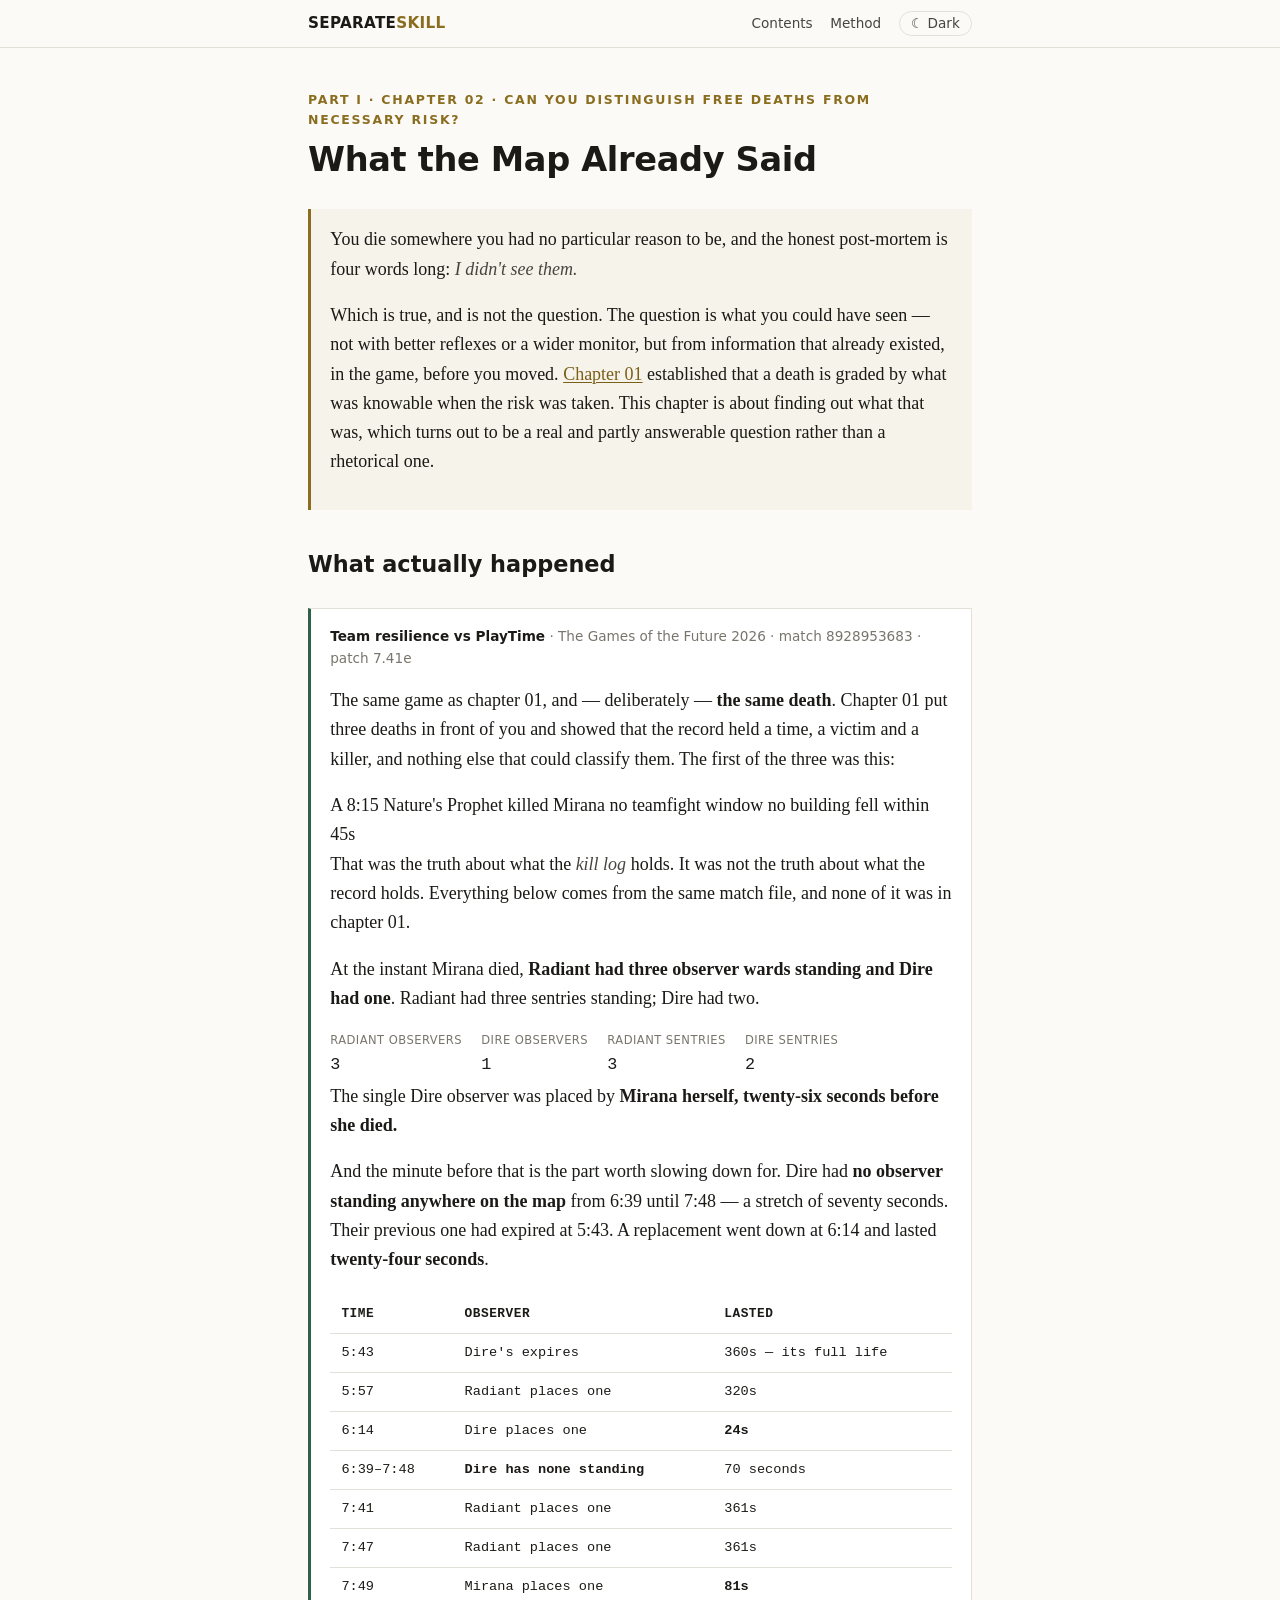
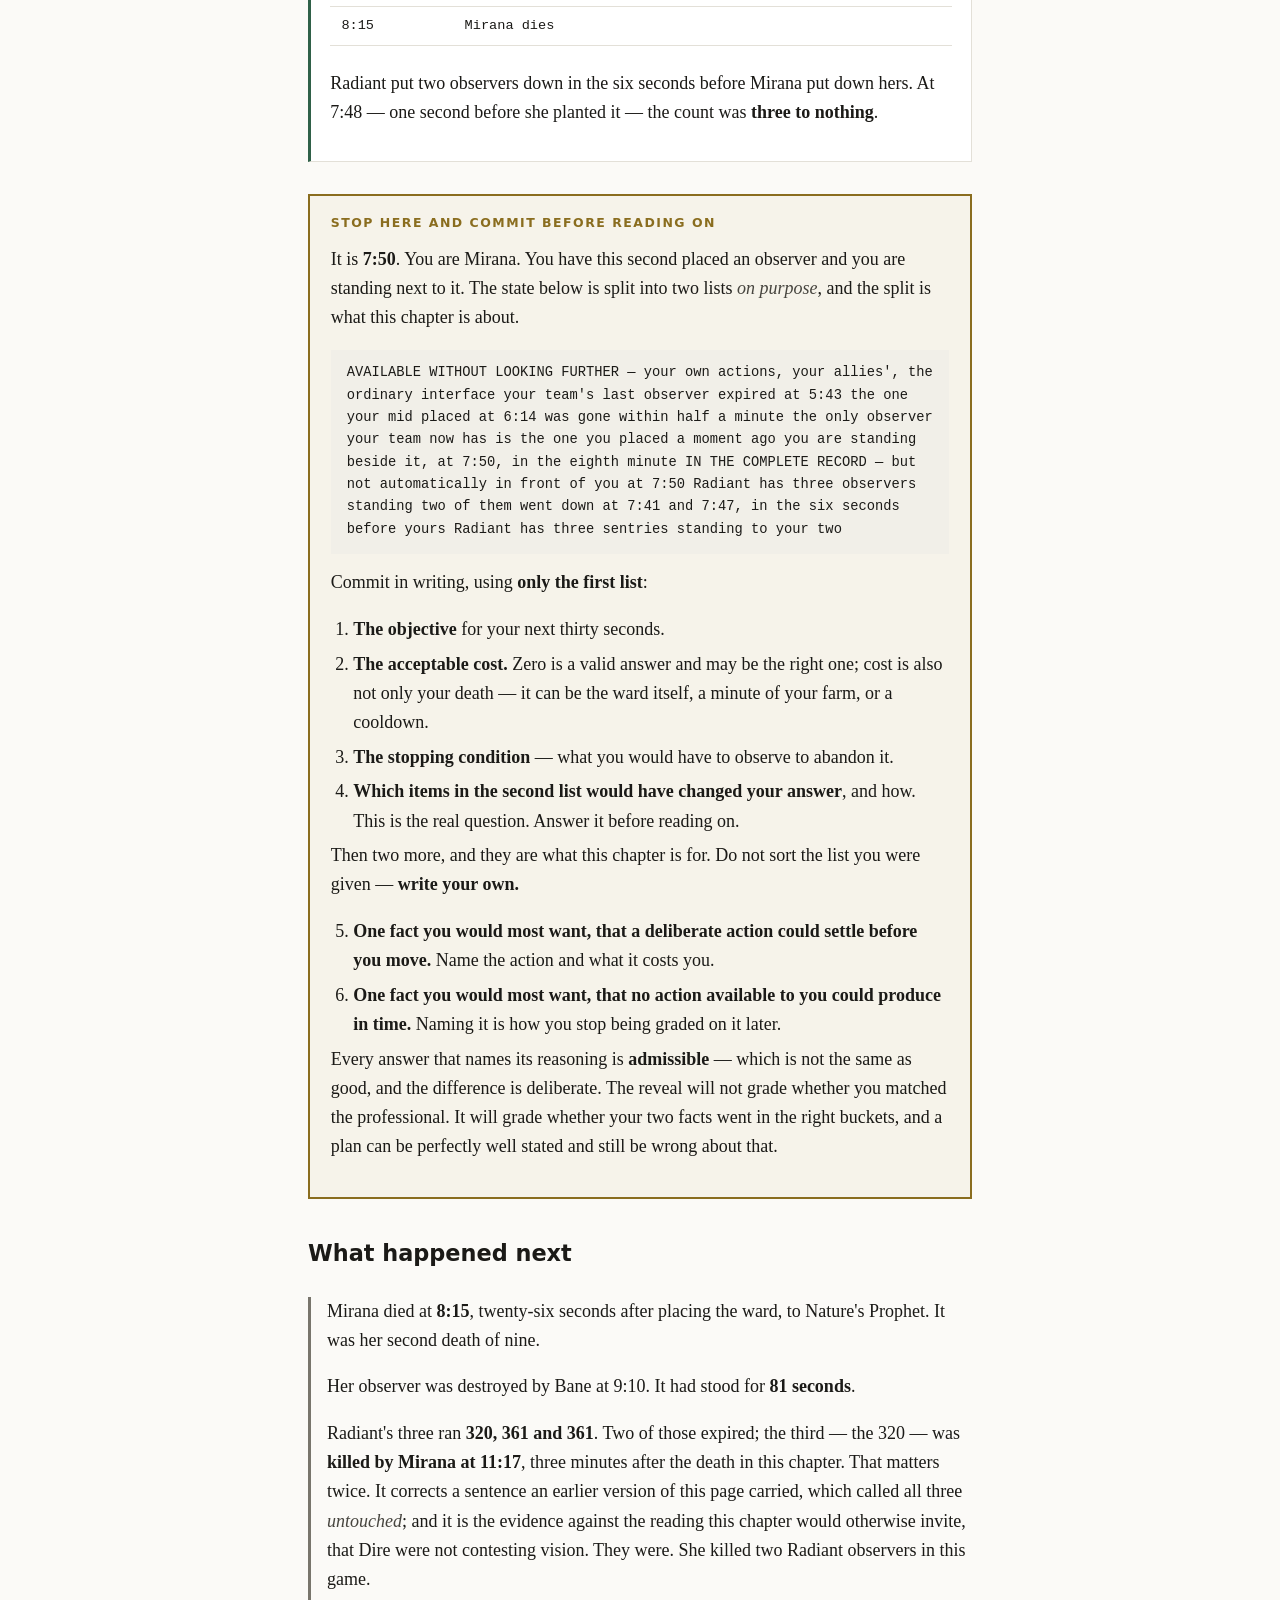
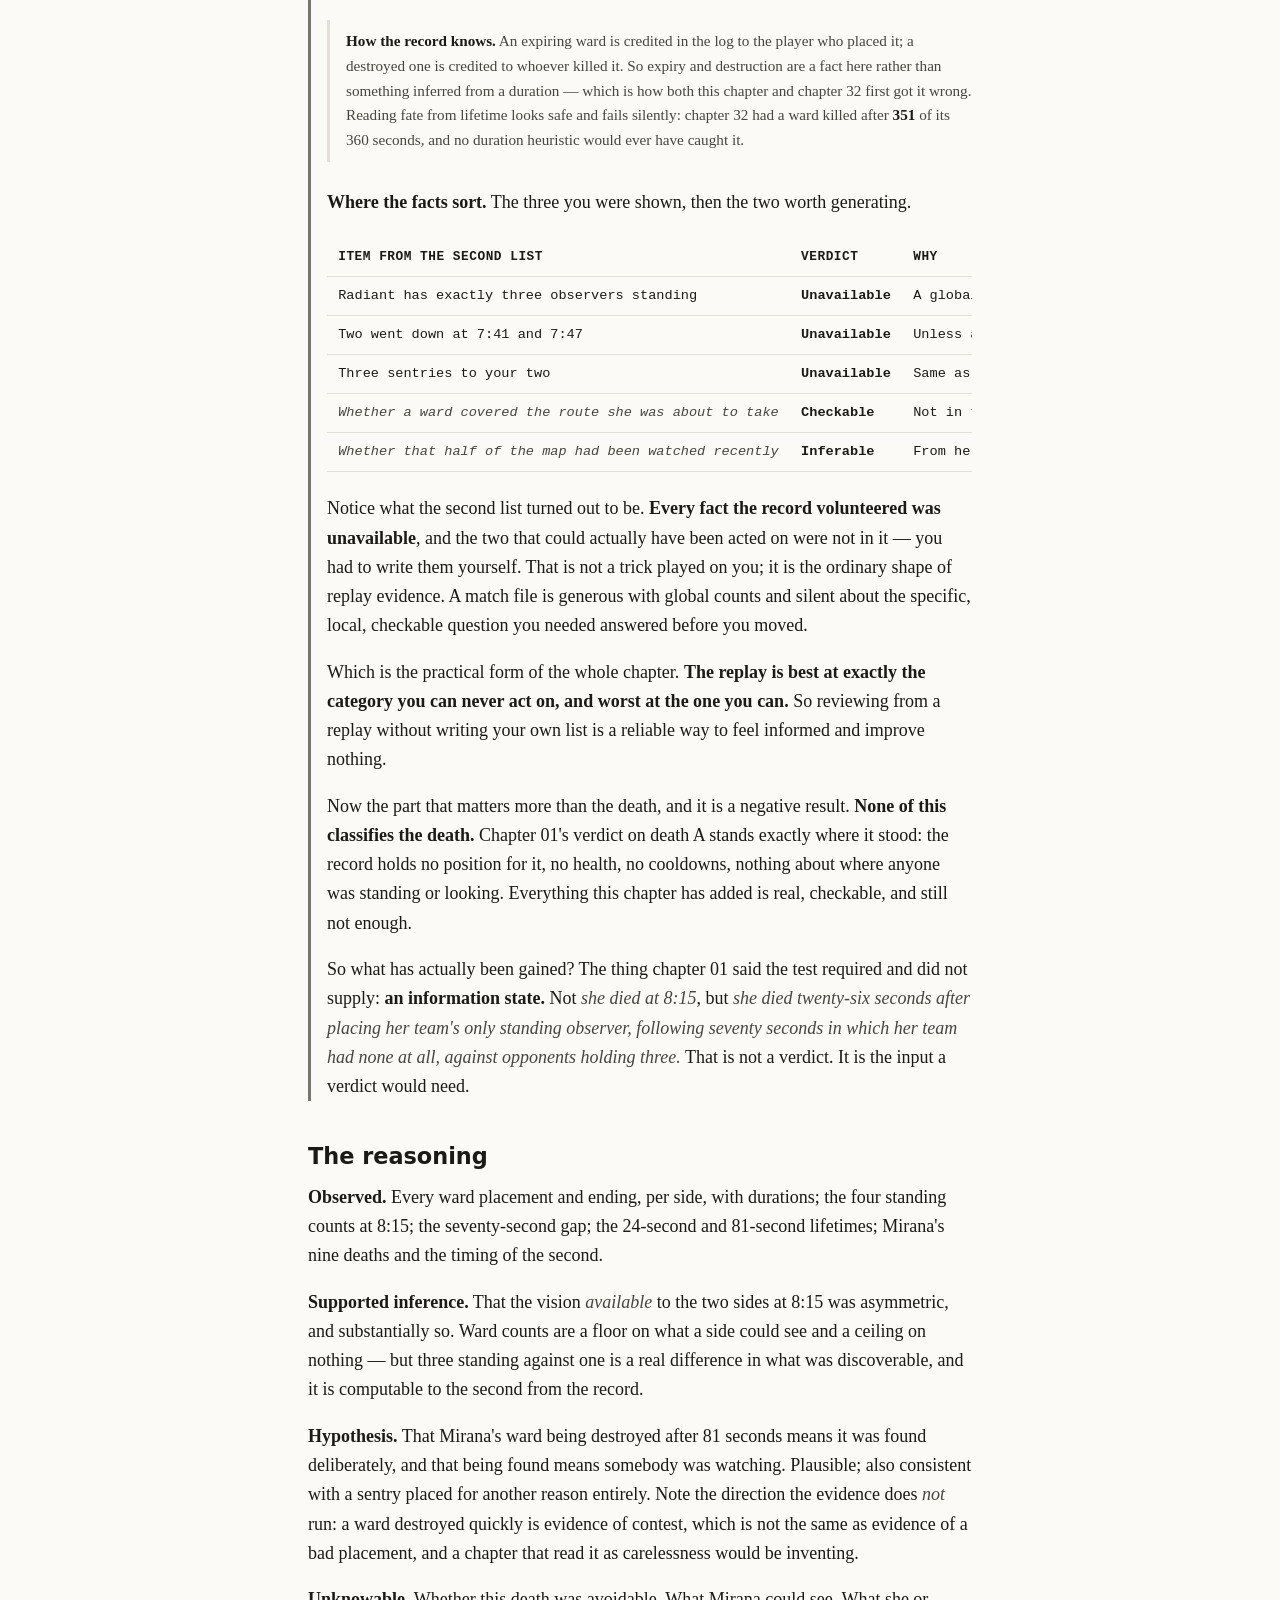
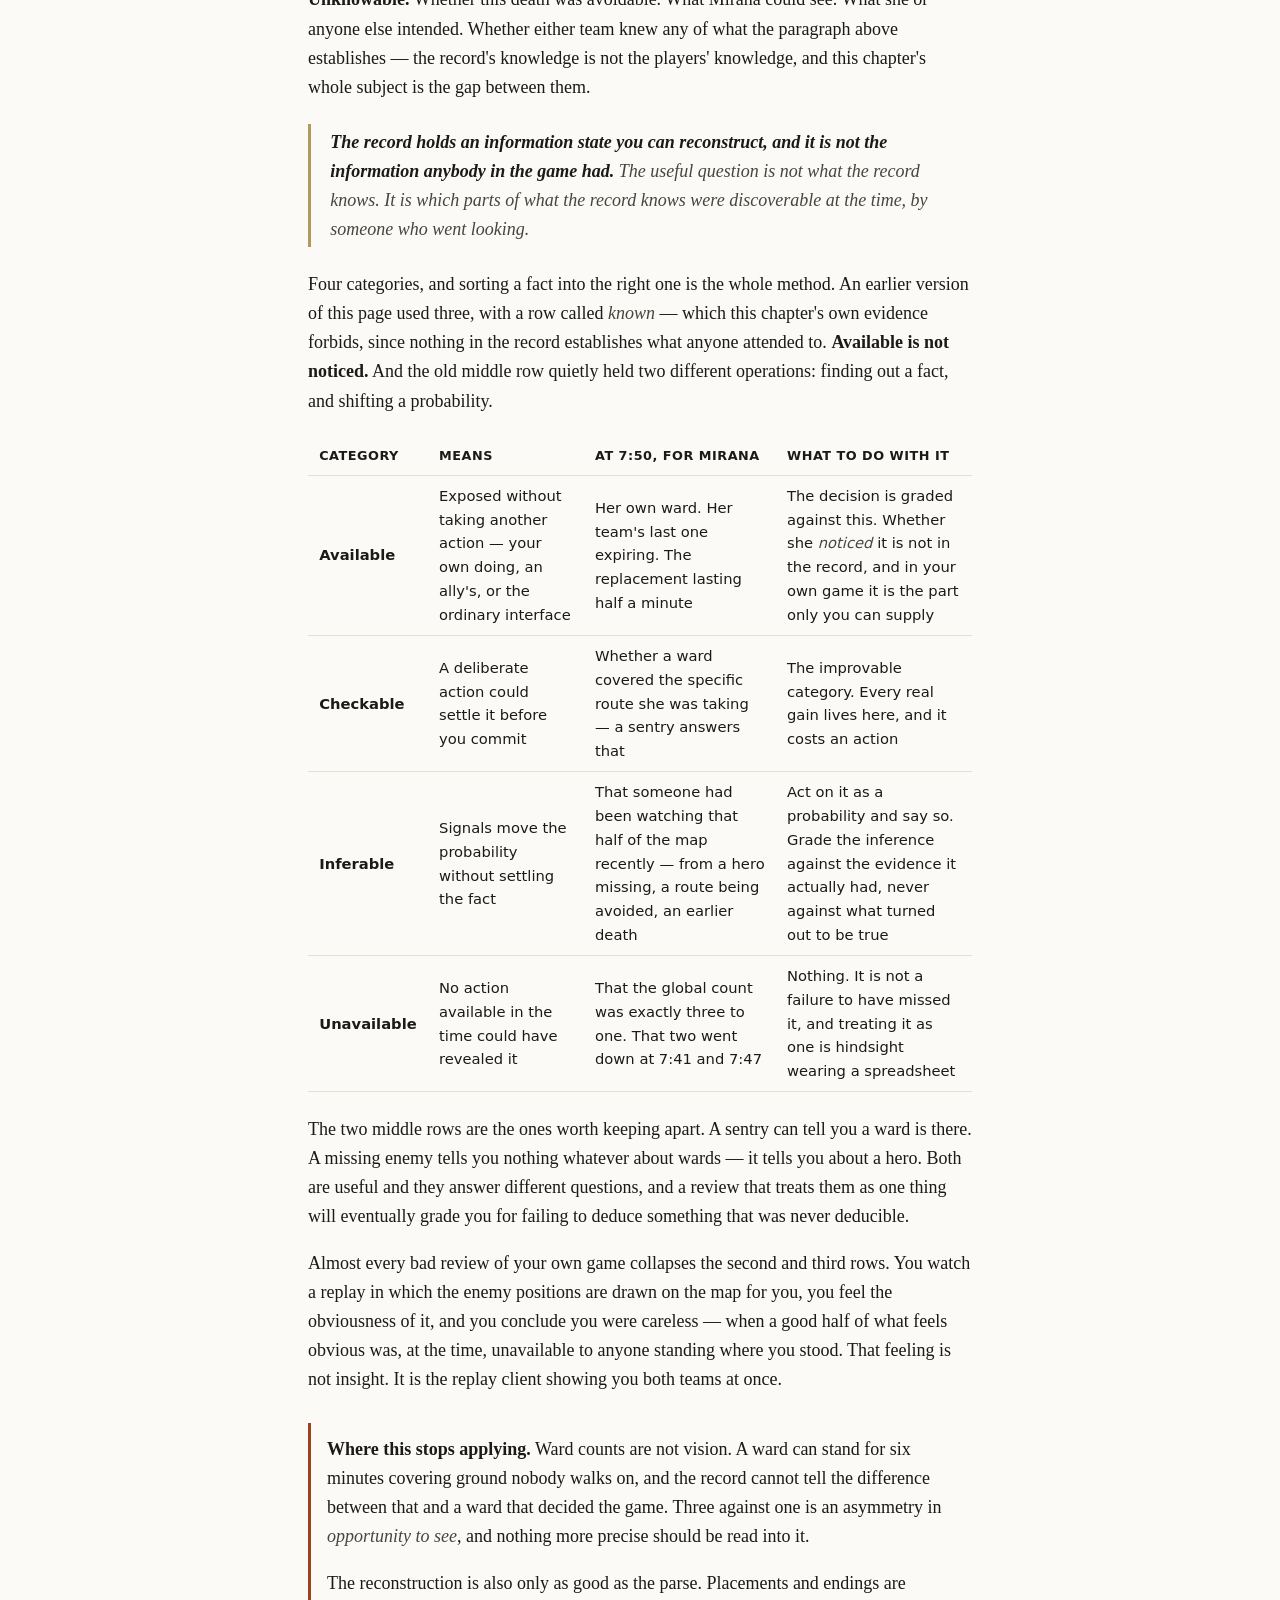
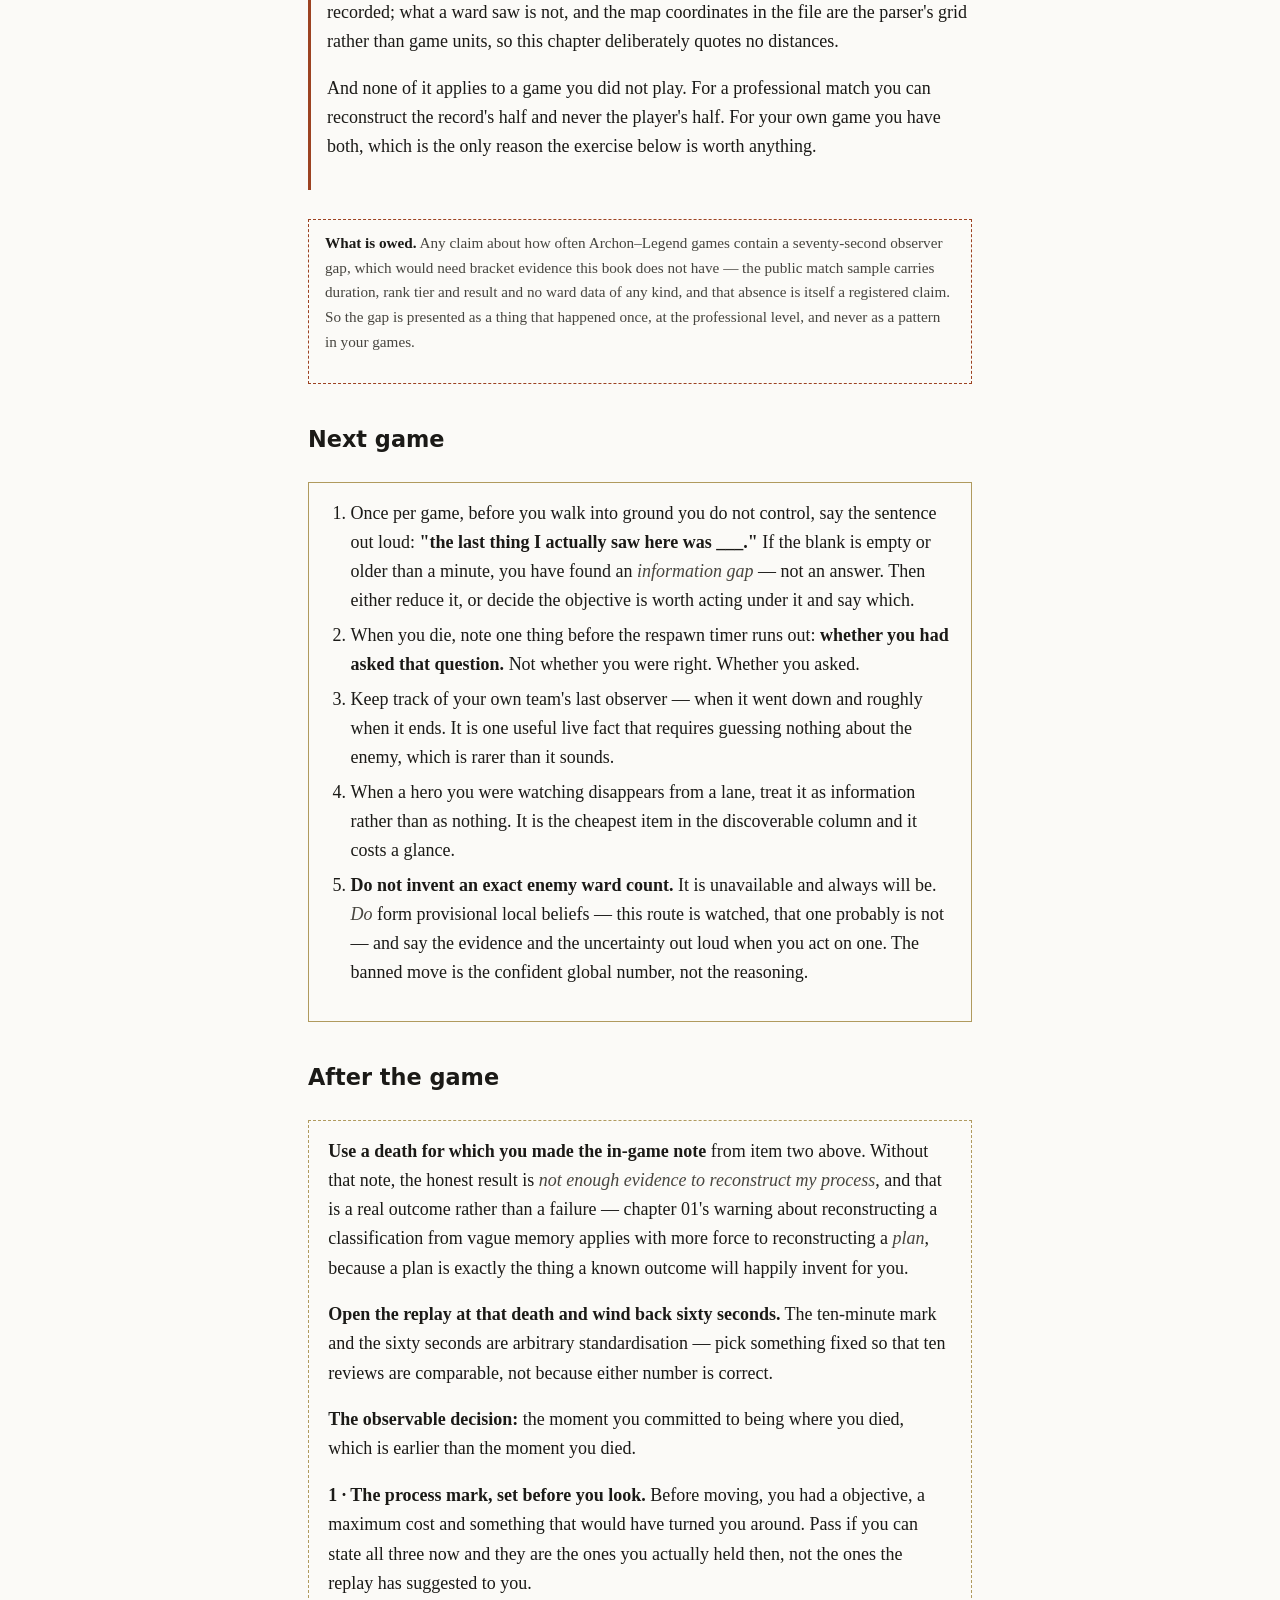
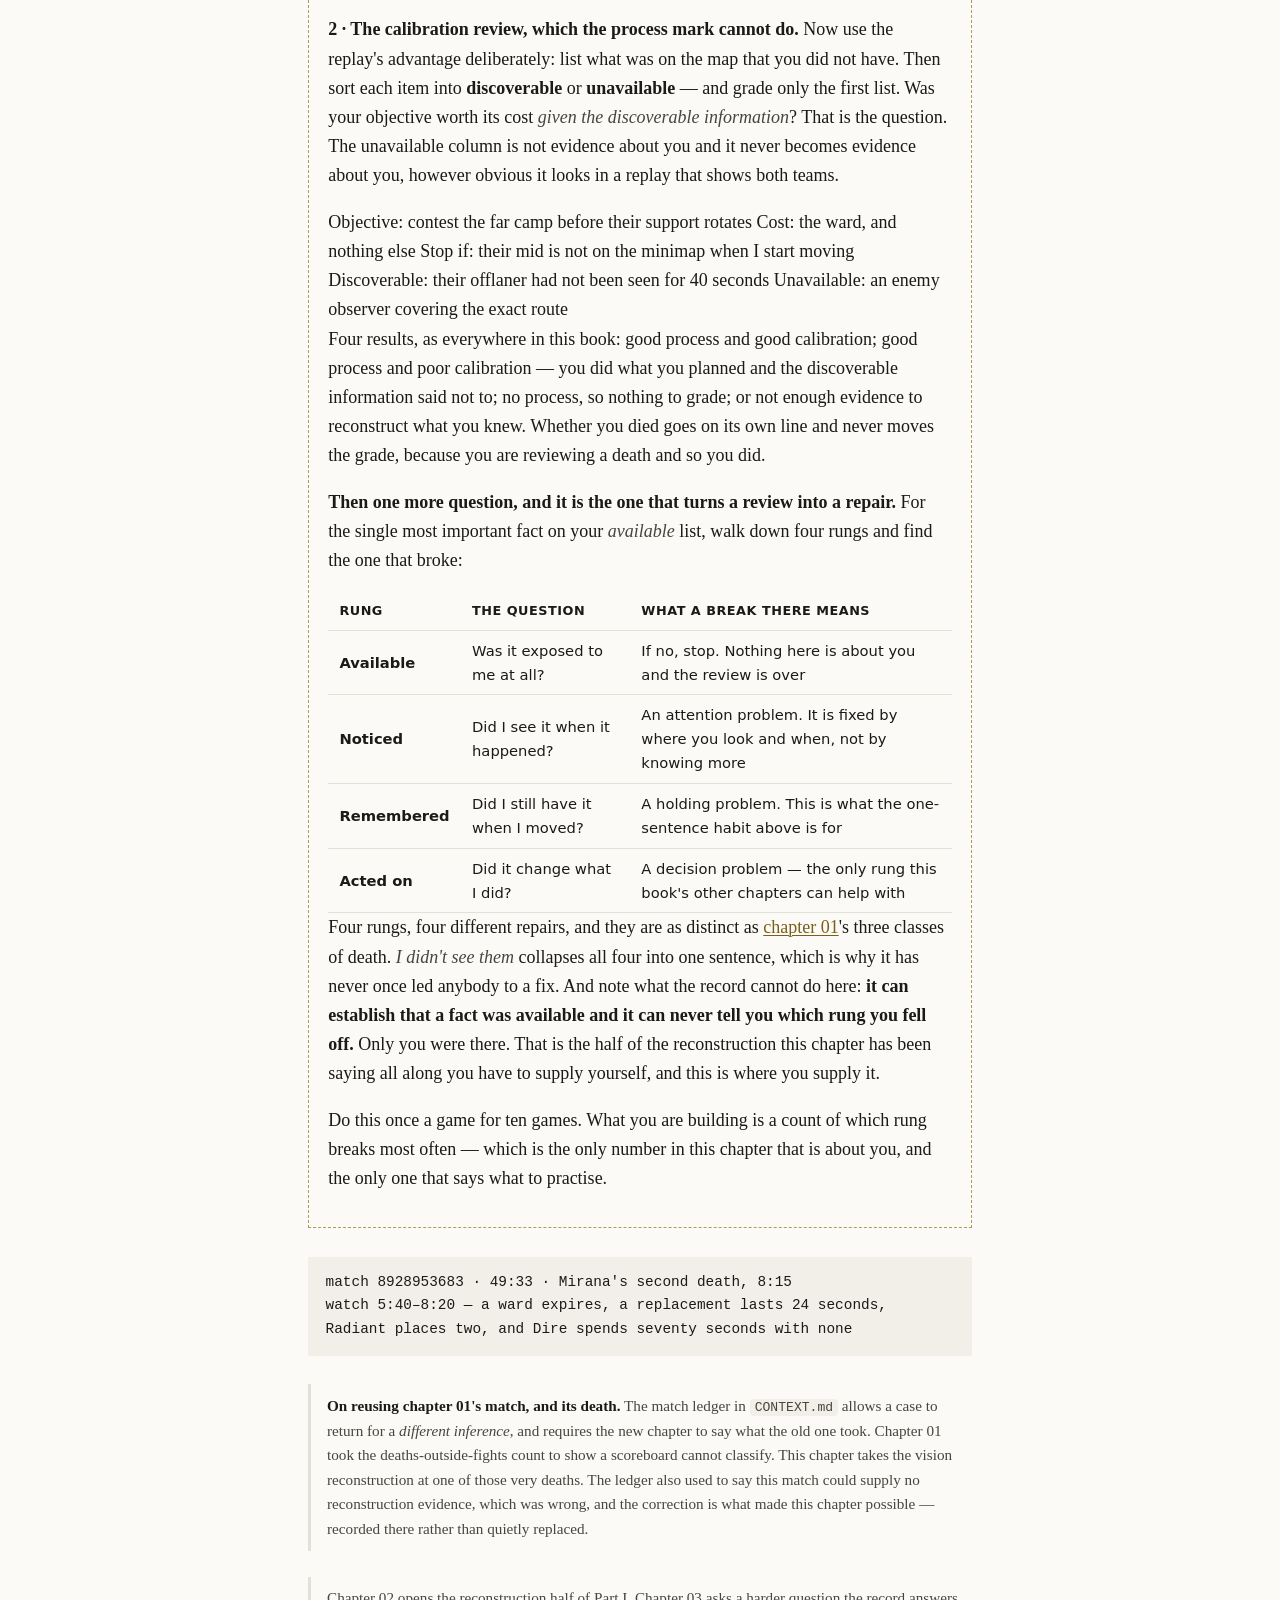
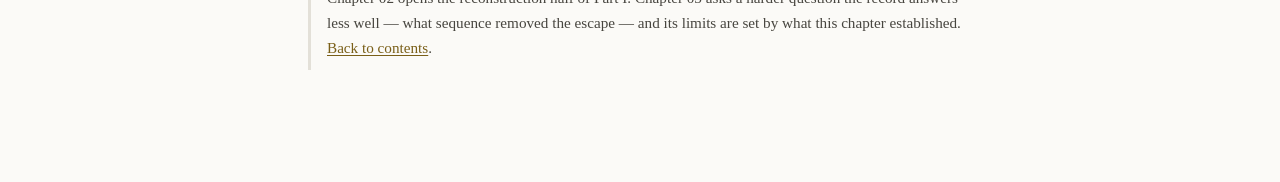
<file: docs/chapters/02-what-the-map-already-said.html>
<!doctype html>
<html lang="en">
<meta charset="utf-8">
<!-- rules: CALIBRATION_MARK=2 HOLD_PASSABLE=2 NEXT_GAME_LIVE=1 -->
<meta name="viewport" content="width=device-width, initial-scale=1">
<title>02 · What the Map Already Said — Winning Is a Separate Skill</title>
<meta name="description" content="Chapter 01 showed a death that could not be classified from a time, a victim and a killer. This one goes back to that exact death and reconstructs what both sides could see — three observers against one, and a gap of seventy seconds.">
<script>try{var t=localStorage.getItem("separate-skill-theme");if(t)document.documentElement.setAttribute("data-theme",t);}catch(e){}</script>
<link rel="stylesheet" href="../static/style.css">
<script defer src="../static/theme.js"></script>

<a class="skip" href="#content">Skip to content</a>
<header class="site-header">
  <div class="wrap">
    <a class="brand" href="../index.html">Separate<span>Skill</span></a>
    <nav class="site-nav">
      <a href="../index.html">Contents</a>
      <a href="../about.html">Method</a>
      <button class="theme-toggle" type="button">☾ Dark</button>
    </nav>
  </div>
</header>

<main id="content">
  <div class="wrap">
    <p class="kicker">Part I · Chapter 02 · Can you distinguish free deaths from necessary risk?</p>
    <h1>What the Map Already Said</h1>

    <div class="situation">
      <p>You die somewhere you had no particular reason to be, and the honest post-mortem is four
        words long: <em>I didn't see them.</em></p>
      <p>Which is true, and is not the question. The question is what you could have seen — not with
        better reflexes or a wider monitor, but from information that already existed, in the game,
        before you moved. <a href="01-the-death-you-didnt-notice.html">Chapter 01</a> established that
        a death is graded by what was knowable when the risk was taken. This chapter is about
        finding out what that was, which turns out to be a real and partly answerable question rather
        than a rhetorical one.</p>
    </div>

    <h2>What actually happened</h2>

    <div class="case">
      <p class="case-head"><span class="who">Team resilience vs PlayTime</span> · The Games of the
        Future 2026 · match 8928953683 · patch 7.41e</p>

      <p>The same game as chapter 01, and — deliberately — <strong>the same death</strong>. Chapter 01
        put three deaths in front of you and showed that the record held a time, a victim and a
        killer, and nothing else that could classify them. The first of the three was this:</p>

      <div class="state">A   8:15   Nature's Prophet killed Mirana        no teamfight window
                                    no building fell within 45s
</div>

      <p>That was the truth about what the <em>kill log</em> holds. It was not the truth about what
        the record holds. Everything below comes from the same match file, and none of it was in
        chapter 01.</p>

      <p>At the instant Mirana died, <strong>Radiant had three observer wards standing and Dire had
        one</strong>. Radiant had three sentries standing; Dire had two.</p>

      <div class="figures">
        <div><span class="k">Radiant observers</span><span class="v">3</span></div>
        <div><span class="k">Dire observers</span><span class="v">1</span></div>
        <div><span class="k">Radiant sentries</span><span class="v">3</span></div>
        <div><span class="k">Dire sentries</span><span class="v">2</span></div>
      </div>

      <p>The single Dire observer was placed by <strong>Mirana herself, twenty-six seconds before she
        died.</strong></p>

      <p>And the minute before that is the part worth slowing down for. Dire had <strong>no observer
        standing anywhere on the map</strong> from 6:39 until 7:48 — a stretch of seventy
        seconds. Their previous one had expired at 5:43. A replacement went down at 6:14 and lasted
        <strong>twenty-four seconds</strong>.</p>

      <div class="timeline">
        <table>
          <thead><tr><th>Time</th><th>Observer</th><th>Lasted</th></tr></thead>
          <tbody>
            <tr><td>5:43</td><td>Dire's expires</td><td>360s — its full life</td></tr>
            <tr><td>5:57</td><td>Radiant places one</td><td>320s</td></tr>
            <tr><td>6:14</td><td>Dire places one</td><td><strong>24s</strong></td></tr>
            <tr><td>6:39–7:48</td><td><strong>Dire has none standing</strong></td><td>70 seconds</td></tr>
            <tr><td>7:41</td><td>Radiant places one</td><td>361s</td></tr>
            <tr><td>7:47</td><td>Radiant places one</td><td>361s</td></tr>
            <tr><td>7:49</td><td>Mirana places one</td><td><strong>81s</strong></td></tr>
            <tr><td>8:15</td><td>Mirana dies</td><td></td></tr>
          </tbody>
        </table>
      </div>

      <p>Radiant put two observers down in the six seconds before Mirana put down hers. At 7:48 —
        one second before she planted it — the count was <strong>three to nothing</strong>.</p>
    </div>

    <div class="hold">
      <p>Stop here and commit before reading on</p>

      <p>It is <strong>7:50</strong>. You are Mirana. You have this second placed an observer and you
        are standing next to it. The state below is split into two lists <em>on purpose</em>, and the
        split is what this chapter is about.</p>

      <div class="state">AVAILABLE WITHOUT LOOKING FURTHER — your own actions, your allies', the ordinary interface
  your team's last observer expired at 5:43
  the one your mid placed at 6:14 was gone within half a minute
  the only observer your team now has is the one you placed a moment ago
  you are standing beside it, at 7:50, in the eighth minute

IN THE COMPLETE RECORD — but not automatically in front of you at 7:50
  Radiant has three observers standing
  two of them went down at 7:41 and 7:47, in the six seconds before yours
  Radiant has three sentries standing to your two
</div>

      <p>Commit in writing, using <strong>only the first list</strong>:</p>

      <ol>
        <li><strong>The objective</strong> for your next thirty seconds.</li>
        <li><strong>The acceptable cost.</strong> Zero is a valid answer and may be the right one;
          cost is also not only your death — it can be the ward itself, a minute of your farm, or a
          cooldown.</li>
        <li><strong>The stopping condition</strong> — what you would have to observe to abandon it.</li>
        <li><strong>Which items in the second list would have changed your answer</strong>, and how.
          This is the real question. Answer it before reading on.</li>
      </ol>

      <p>Then two more, and they are what this chapter is for. Do not sort the list you were given —
        <strong>write your own.</strong></p>

      <ol start="5">
        <li><strong>One fact you would most want, that a deliberate action could settle before you
          move.</strong> Name the action and what it costs you.</li>
        <li><strong>One fact you would most want, that no action available to you could produce in
          time.</strong> Naming it is how you stop being graded on it later.</li>
      </ol>

      <p>Every answer that names its reasoning is <strong>admissible</strong> — which is not the same
        as good, and the difference is deliberate. The reveal will not grade whether you matched the
        professional. It will grade whether your two facts went in the right buckets, and a plan can
        be perfectly well stated and still be wrong about that.</p>

    </div>

    <h2>What happened next</h2>

    <div class="reveal">
      <p>Mirana died at <strong>8:15</strong>, twenty-six seconds after placing the ward, to Nature's
        Prophet. It was her second death of nine.</p>

      <p>Her observer was destroyed by Bane at 9:10. It had stood for <strong>81 seconds</strong>.</p>

      <p>Radiant's three ran <strong>320, 361 and 361</strong>. Two of those expired; the third — the
        320 — was <strong>killed by Mirana at 11:17</strong>, three minutes after the death in this
        chapter. That matters twice. It corrects a sentence an earlier version of this page carried,
        which called all three <em>untouched</em>; and it is the evidence against the reading this
        chapter would otherwise invite, that Dire were not contesting vision. They were. She
        killed two Radiant observers in this game.</p>

      <p class="note"><strong>How the record knows.</strong> An expiring ward is credited in the log
        to the player who placed it; a destroyed one is credited to whoever killed it. So expiry and
        destruction are a fact here rather than something inferred from a duration — which is how
        both this chapter and chapter 32 first got it wrong. Reading fate from lifetime looks safe
        and fails silently: chapter 32 had a ward killed after <strong>351</strong> of its 360
        seconds, and no duration heuristic would ever have caught it.</p>

      <p><strong>Where the facts sort.</strong> The three you were shown, then the two worth
        generating.</p>

      <div class="timeline">
        <table>
          <thead><tr><th>Item from the second list</th><th>Verdict</th><th>Why</th></tr></thead>
          <tbody>
            <tr><td>Radiant has exactly three observers standing</td><td><strong>Unavailable</strong></td>
              <td>A global count. No action in the eighth minute produces it, for anybody</td></tr>
            <tr><td>Two went down at 7:41 and 7:47</td><td><strong>Unavailable</strong></td>
              <td>Unless a placement was physically watched — and the record cannot establish that
                anyone did, which is itself the chapter's point</td></tr>
            <tr><td>Three sentries to your two</td><td><strong>Unavailable</strong></td>
              <td>Same as the first. A count is not a thing the game shows you</td></tr>
            <tr><td><em>Whether a ward covered the route she was about to take</em></td>
              <td><strong>Checkable</strong></td>
              <td>Not in the list, and the one that matters. A sentry settles it, at the cost of a
                sentry and the seconds it takes</td></tr>
            <tr><td><em>Whether that half of the map had been watched recently</em></td>
              <td><strong>Inferable</strong></td>
              <td>From heroes missing, routes avoided, an earlier death. Moves the probability;
                settles nothing</td></tr>
          </tbody>
        </table>
      </div>

      <p>Notice what the second list turned out to be. <strong>Every fact the record volunteered was
        unavailable</strong>, and the two that could actually have been acted on were not in it —
        you had to write them yourself. That is not a trick played on you; it is the ordinary shape
        of replay evidence. A match file is generous with global counts and silent about the specific,
        local, checkable question you needed answered before you moved.</p>

      <p>Which is the practical form of the whole chapter. <strong>The replay is best at exactly the
        category you can never act on, and worst at the one you can.</strong> So reviewing from a
        replay without writing your own list is a reliable way to feel informed and improve
        nothing.</p>

      <p>Now the part that matters more than the death, and it is a negative result.
        <strong>None of this classifies the death.</strong> Chapter 01's verdict on death A stands
        exactly where it stood: the record holds no position for it, no health, no cooldowns, nothing
        about where anyone was standing or looking. Everything this chapter has added is real,
        checkable, and still not enough.</p>

      <p>So what has actually been gained? The thing chapter 01 said the test required and did not
        supply: <strong>an information state.</strong> Not <em>she died at 8:15</em>, but <em>she died
        twenty-six seconds after placing her team's only standing observer, following seventy seconds
        in which her team had none at all, against opponents holding three.</em> That is not a verdict. It is the input a verdict would need.</p>
    </div>

    <h2>The reasoning</h2>

    <p><strong>Observed.</strong> Every ward placement and ending, per side, with durations; the four
      standing counts at 8:15; the seventy-second gap; the 24-second and 81-second lifetimes;
      Mirana's nine deaths and the timing of the second.</p>

    <p><strong>Supported inference.</strong> That the vision <em>available</em> to the two sides at
      8:15 was asymmetric, and substantially so. Ward counts are a floor on what a side could see and
      a ceiling on nothing — but three standing against one is a real difference in what was
      discoverable, and it is computable to the second from the record.</p>

    <p><strong>Hypothesis.</strong> That Mirana's ward being destroyed after 81 seconds means it was
      found deliberately, and that being found means somebody was watching. Plausible; also
      consistent with a sentry placed for another reason entirely. Note the direction the evidence
      does <em>not</em> run: a ward destroyed quickly is evidence of contest, which is not the same as
      evidence of a bad placement, and a chapter that read it as carelessness would be inventing.</p>

    <p><strong>Unknowable.</strong> Whether this death was avoidable. What Mirana could see. What she
      or anyone else intended. Whether either team knew any of what the paragraph above establishes —
      the record's knowledge is not the players' knowledge, and this chapter's whole subject is the
      gap between them.</p>

    <blockquote><strong>The record holds an information state you can reconstruct, and it is not the
      information anybody in the game had.</strong> The useful question is not what the record knows.
      It is which parts of what the record knows were discoverable at the time, by someone who went
      looking.</blockquote>

    <p>Four categories, and sorting a fact into the right one is the whole method. An earlier version
      of this page used three, with a row called <em>known</em> — which this chapter's own evidence
      forbids, since nothing in the record establishes what anyone attended to. <strong>Available is
      not noticed.</strong> And the old middle row quietly held two different operations: finding out
      a fact, and shifting a probability.</p>

    <div class="table-scroll">
    <table>
      <thead><tr><th>Category</th><th>Means</th><th>At 7:50, for Mirana</th><th>What to do with it</th></tr></thead>
      <tbody>
        <tr>
          <td><strong>Available</strong></td>
          <td>Exposed without taking another action — your own doing, an ally's, or the ordinary
            interface</td>
          <td>Her own ward. Her team's last one expiring. The replacement lasting half a minute</td>
          <td>The decision is graded against this. Whether she <em>noticed</em> it is not in the
            record, and in your own game it is the part only you can supply</td>
        </tr>
        <tr>
          <td><strong>Checkable</strong></td>
          <td>A deliberate action could settle it before you commit</td>
          <td>Whether a ward covered the specific route she was taking — a sentry answers that</td>
          <td>The improvable category. Every real gain lives here, and it costs an action</td>
        </tr>
        <tr>
          <td><strong>Inferable</strong></td>
          <td>Signals move the probability without settling the fact</td>
          <td>That someone had been watching that half of the map recently — from a hero missing, a
            route being avoided, an earlier death</td>
          <td>Act on it as a probability and say so. Grade the inference against the evidence it
            actually had, never against what turned out to be true</td>
        </tr>
        <tr>
          <td><strong>Unavailable</strong></td>
          <td>No action available in the time could have revealed it</td>
          <td>That the global count was exactly three to one. That two went down at 7:41 and 7:47</td>
          <td>Nothing. It is not a failure to have missed it, and treating it as one is hindsight
            wearing a spreadsheet</td>
        </tr>
      </tbody>
    </table>
    </div>

    <p>The two middle rows are the ones worth keeping apart. A sentry can tell you a ward is there. A
      missing enemy tells you nothing whatever about wards — it tells you about a hero. Both are
      useful and they answer different questions, and a review that treats them as one thing will
      eventually grade you for failing to deduce something that was never deducible.</p>

    <p>Almost every bad review of your own game collapses the second and third rows. You watch a
      replay in which the enemy positions are drawn on the map for you, you feel the obviousness of
      it, and you conclude you were careless — when a good half of what feels obvious was, at the
      time, unavailable to anyone standing where you stood. That feeling is not insight. It is the
      replay client showing you both teams at once.</p>

    <div class="boundary">
      <p><strong>Where this stops applying.</strong> Ward counts are not vision. A ward can stand for
        six minutes covering ground nobody walks on, and the record cannot tell the difference between
        that and a ward that decided the game. Three against one is an asymmetry in <em>opportunity to
        see</em>, and nothing more precise should be read into it.</p>
      <p>The reconstruction is also only as good as the parse. Placements and endings are recorded;
        what a ward saw is not, and the map coordinates in the file are the parser's grid rather than
        game units, so this chapter deliberately quotes no distances.</p>
      <p>And none of it applies to a game you did not play. For a professional match you can
        reconstruct the record's half and never the player's half. For your own game you have both,
        which is the only reason the exercise below is worth anything.</p>
    </div>

    <div class="owed">
      <p><strong>What is owed.</strong> Any claim about how often Archon–Legend games contain a
        seventy-second observer gap, which would need bracket evidence this book does not have —
        the public match sample carries duration, rank tier and result and no ward data of any kind,
        and that absence is itself a registered claim. So the gap is presented as a thing that
        happened once, at the professional level, and never as a pattern in your games.</p>
    </div>

    <h2>Next game</h2>

    <div class="nextgame">
      <ol>
        <li>Once per game, before you walk into ground you do not control, say the sentence out loud:
          <strong>"the last thing I actually saw here was ___."</strong> If the blank is empty or
          older than a minute, you have found an <em>information gap</em> — not an answer. Then
          either reduce it, or decide the objective is worth acting under it and say which.</li>
        <li>When you die, note one thing before the respawn timer runs out: <strong>whether you had
          asked that question.</strong> Not whether you were right. Whether you asked.</li>
        <li>Keep track of your own team's last observer — when it went down and roughly when it ends.
          It is one useful live fact that requires guessing nothing about the enemy, which is rarer
          than it sounds.</li>
        <li>When a hero you were watching disappears from a lane, treat it as information rather than
          as nothing. It is the cheapest item in the discoverable column and it costs a glance.</li>
        <li><strong>Do not invent an exact enemy ward count.</strong> It is unavailable and always
          will be. <em>Do</em> form provisional local beliefs — this route is watched, that one
          probably is not — and say the evidence and the uncertainty out loud when you act on one.
          The banned move is the confident global number, not the reasoning.</li>
      </ol>
    </div>

    <h2>After the game</h2>

    <div class="aftergame">
      <p><strong>Use a death for which you made the in-game note</strong> from item two above. Without
        that note, the honest result is <em>not enough evidence to reconstruct my process</em>, and
        that is a real outcome rather than a failure — chapter 01's warning about reconstructing a
        classification from vague memory applies with more force to reconstructing a <em>plan</em>,
        because a plan is exactly the thing a known outcome will happily invent for you.</p>
      <p><strong>Open the replay at that death and wind back sixty seconds.</strong> The ten-minute
        mark and the sixty seconds are arbitrary standardisation — pick something fixed so that ten
        reviews are comparable, not because either number is correct.</p>
      <p><strong>The observable decision:</strong> the moment you committed to being where you died,
        which is earlier than the moment you died.</p>
      <p><strong>1 · The process mark, set before you look.</strong> Before moving, you had a
        objective, a maximum cost and something that would have turned you around. Pass if you can
        state all three now and they are the ones you actually held then, not the ones the replay has
        suggested to you.</p>
      <p><strong>2 · The calibration review, which the process mark cannot do.</strong> Now use the
        replay's advantage deliberately: list what was on the map that you did not have. Then sort
        each item into <strong>discoverable</strong> or <strong>unavailable</strong> — and grade only
        the first list. Was your objective worth its cost <em>given the discoverable information</em>?
        That is the question. The unavailable column is not evidence about you and it never becomes
        evidence about you, however obvious it looks in a replay that shows both teams.</p>
      <div class="state">Objective:      contest the far camp before their support rotates
Cost:           the ward, and nothing else
Stop if:        their mid is not on the minimap when I start moving
Discoverable:   their offlaner had not been seen for 40 seconds
Unavailable:    an enemy observer covering the exact route
</div>
      <p>Four results, as everywhere in this book: good process and good calibration; good process and
        poor calibration — you did what you planned and the discoverable information said not to;
        no process, so nothing to grade; or not enough evidence to reconstruct what you knew. Whether
        you died goes on its own line and never moves the grade, because you are reviewing a death
        and so you did.</p>
      <p><strong>Then one more question, and it is the one that turns a review into a repair.</strong>
        For the single most important fact on your <em>available</em> list, walk down four rungs and
        find the one that broke:</p>

      <table>
        <thead><tr><th>Rung</th><th>The question</th><th>What a break there means</th></tr></thead>
        <tbody>
          <tr><td><strong>Available</strong></td><td>Was it exposed to me at all?</td>
            <td>If no, stop. Nothing here is about you and the review is over</td></tr>
          <tr><td><strong>Noticed</strong></td><td>Did I see it when it happened?</td>
            <td>An attention problem. It is fixed by where you look and when, not by knowing more</td></tr>
          <tr><td><strong>Remembered</strong></td><td>Did I still have it when I moved?</td>
            <td>A holding problem. This is what the one-sentence habit above is for</td></tr>
          <tr><td><strong>Acted on</strong></td><td>Did it change what I did?</td>
            <td>A decision problem — the only rung this book's other chapters can help with</td></tr>
        </tbody>
      </table>

      <p>Four rungs, four different repairs, and they are as distinct as
        <a href="01-the-death-you-didnt-notice.html">chapter 01</a>'s three classes of death.
        <em>I didn't see them</em> collapses all four into one sentence, which is why it has never once
        led anybody to a fix. And note what the record cannot do here: <strong>it can establish that a
        fact was available and it can never tell you which rung you fell off.</strong> Only you were
        there. That is the half of the reconstruction this chapter has been saying all along you have
        to supply yourself, and this is where you supply it.</p>

      <p>Do this once a game for ten games. What you are building is a count of which rung breaks most
        often — which is the only number in this chapter that is about you, and the only one that says
        what to practise.</p>
    </div>

    <div class="replay">match 8928953683 · 49:33 · Mirana's second death, 8:15<br>
      watch 5:40–8:20 — a ward expires, a replacement lasts 24 seconds, Radiant places two, and Dire
      spends seventy seconds with none</div>

    <p class="note"><strong>On reusing chapter 01's match, and its death.</strong> The match ledger in
      <code>CONTEXT.md</code> allows a case to return for a <em>different inference</em>, and requires
      the new chapter to say what the old one took. Chapter 01 took the deaths-outside-fights count to
      show a scoreboard cannot classify. This chapter takes the vision reconstruction at one of those
      very deaths. The ledger also used to say this match could supply no reconstruction evidence,
      which was wrong, and the correction is what made this chapter possible — recorded there rather
      than quietly replaced.</p>

    <p class="note">Chapter 02 opens the reconstruction half of Part I. Chapter 03 asks a harder
      question the record answers less well — what sequence removed the escape — and its limits are
      set by what this chapter established. <a href="../index.html">Back to contents</a>.</p>
  </div>
</main>
</html>
</file>
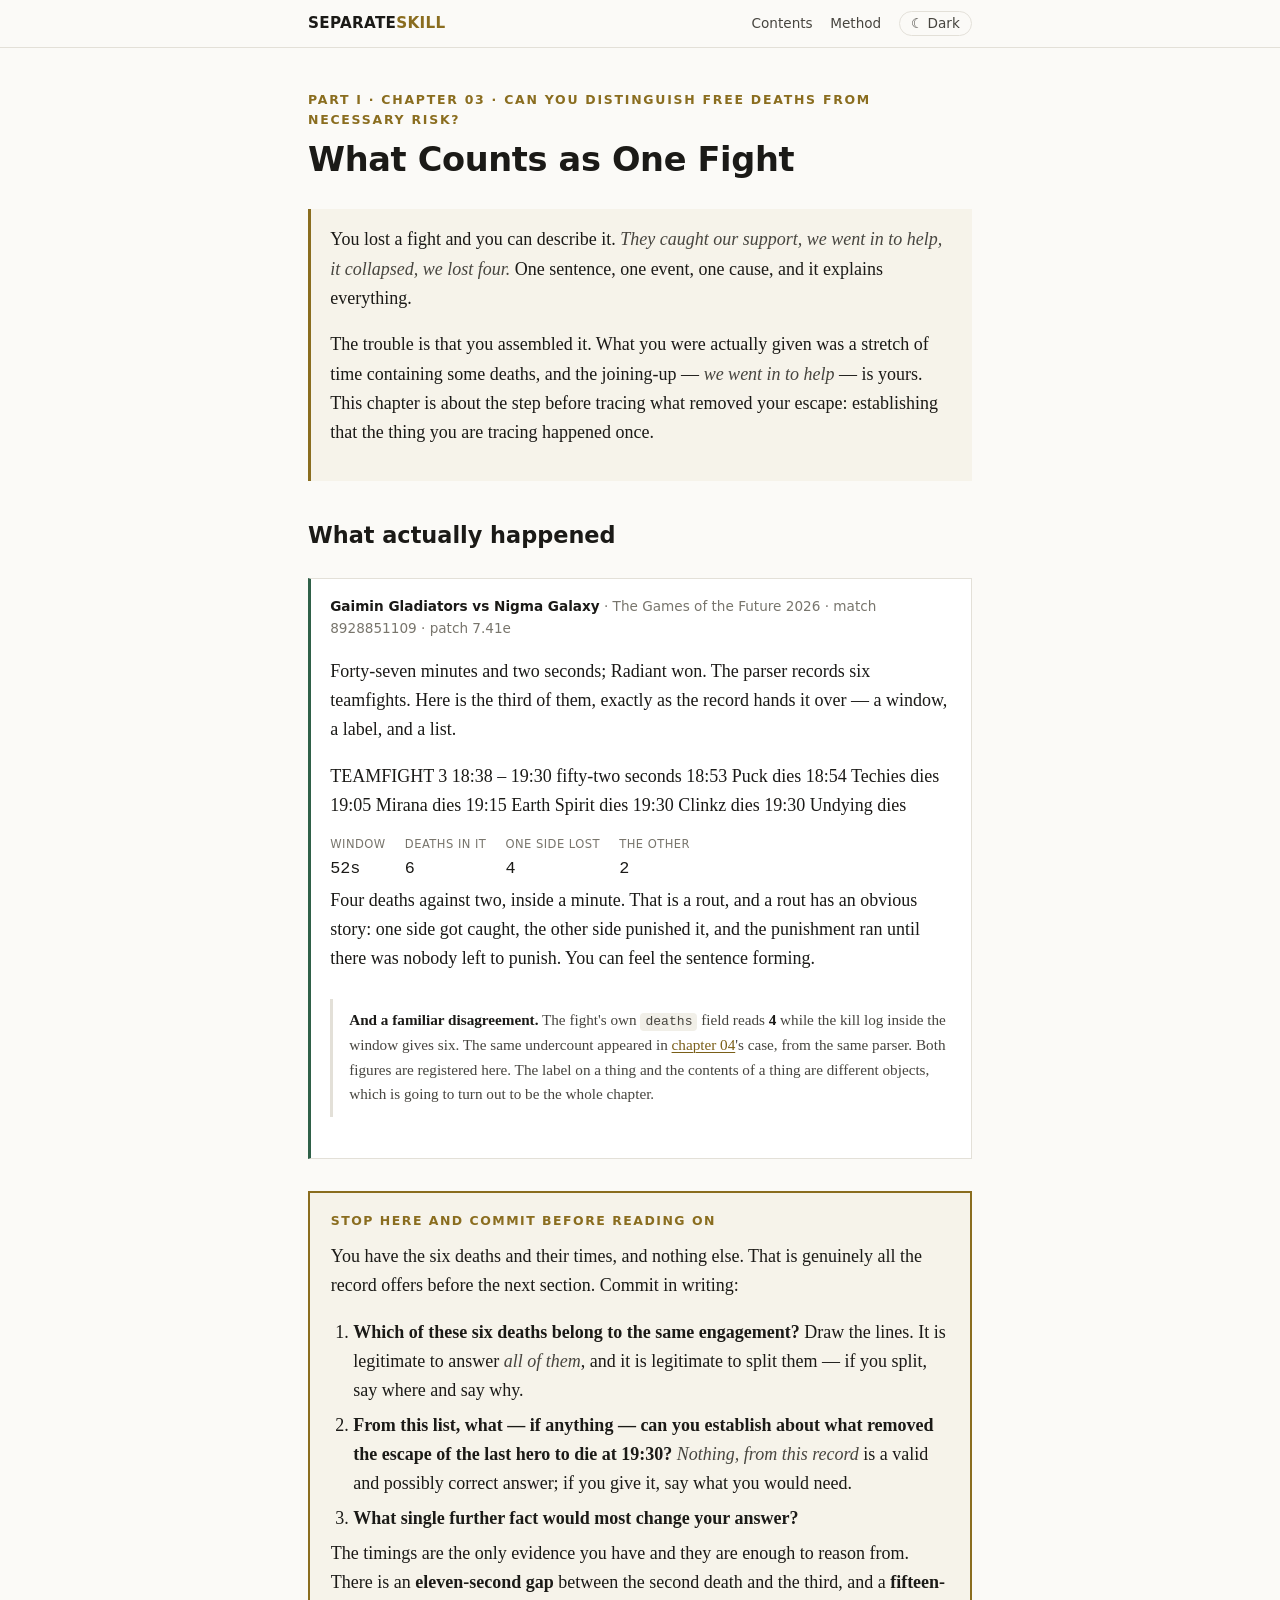
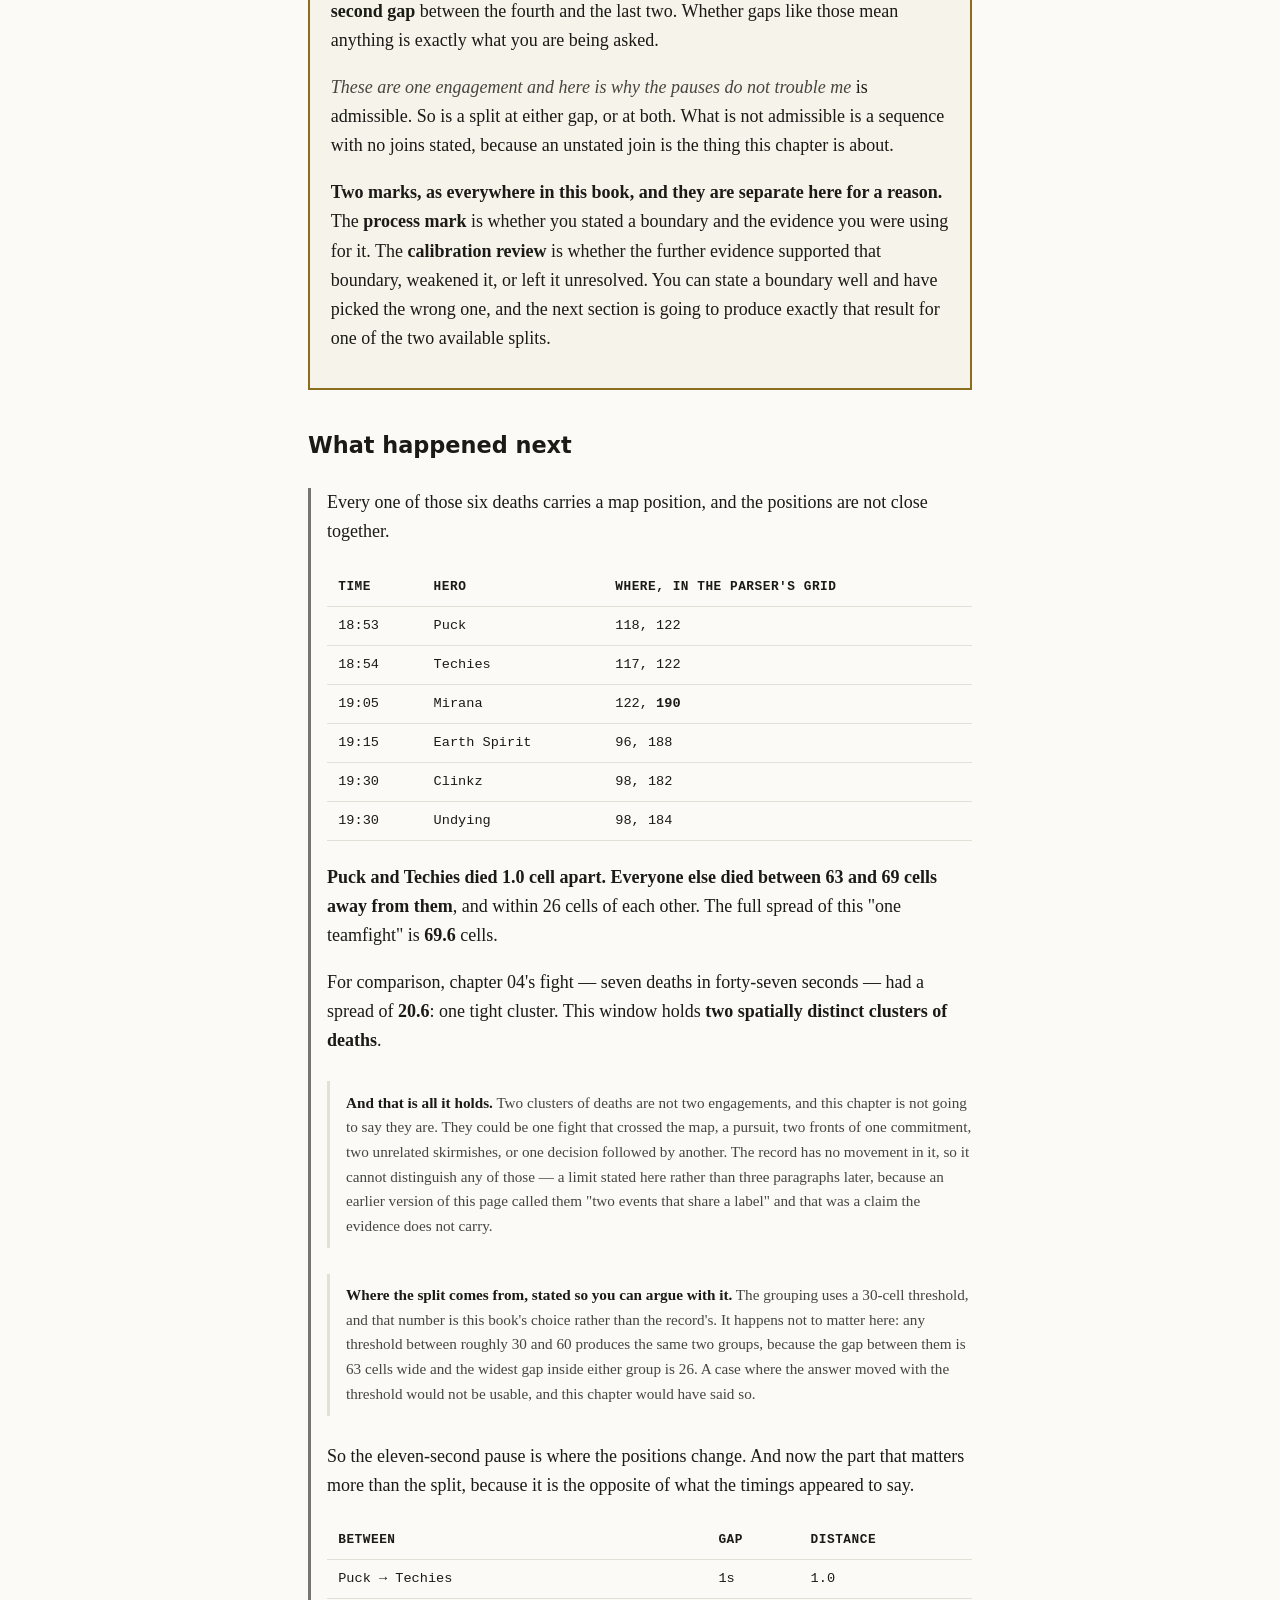
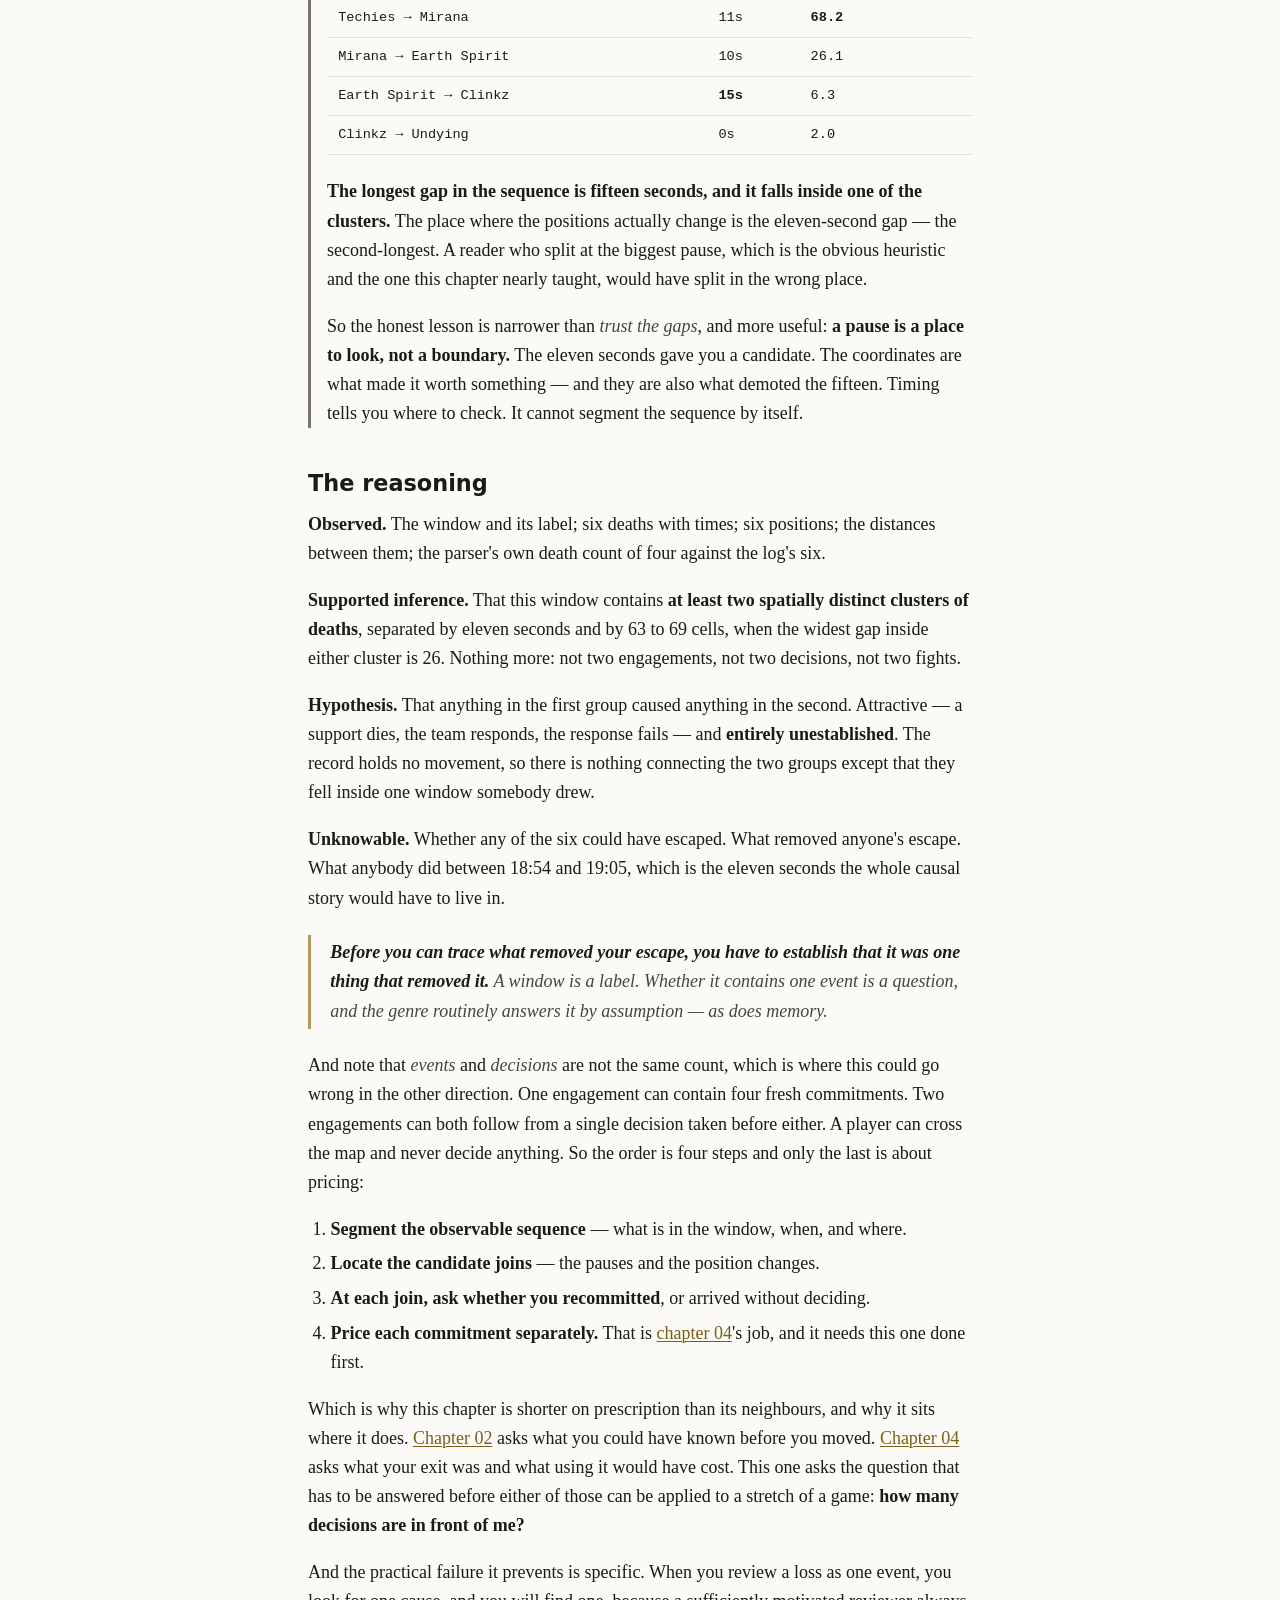
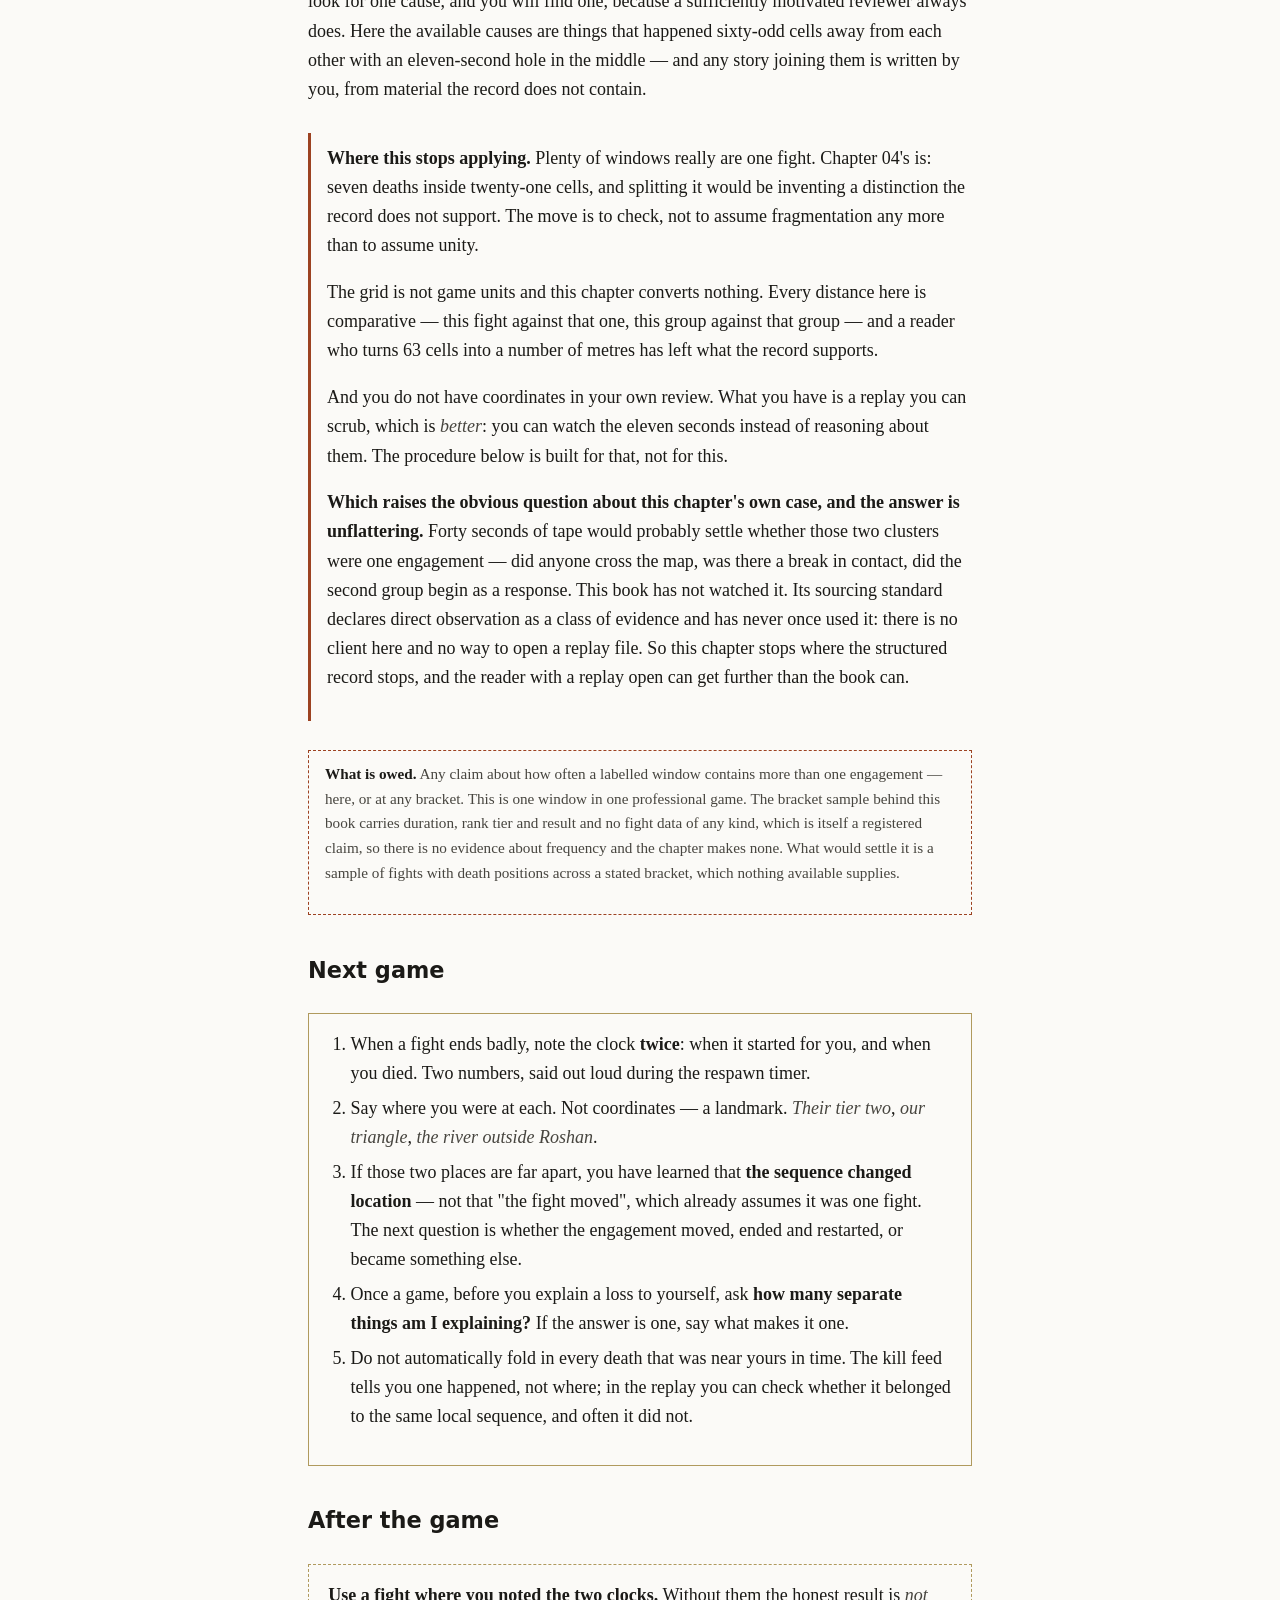
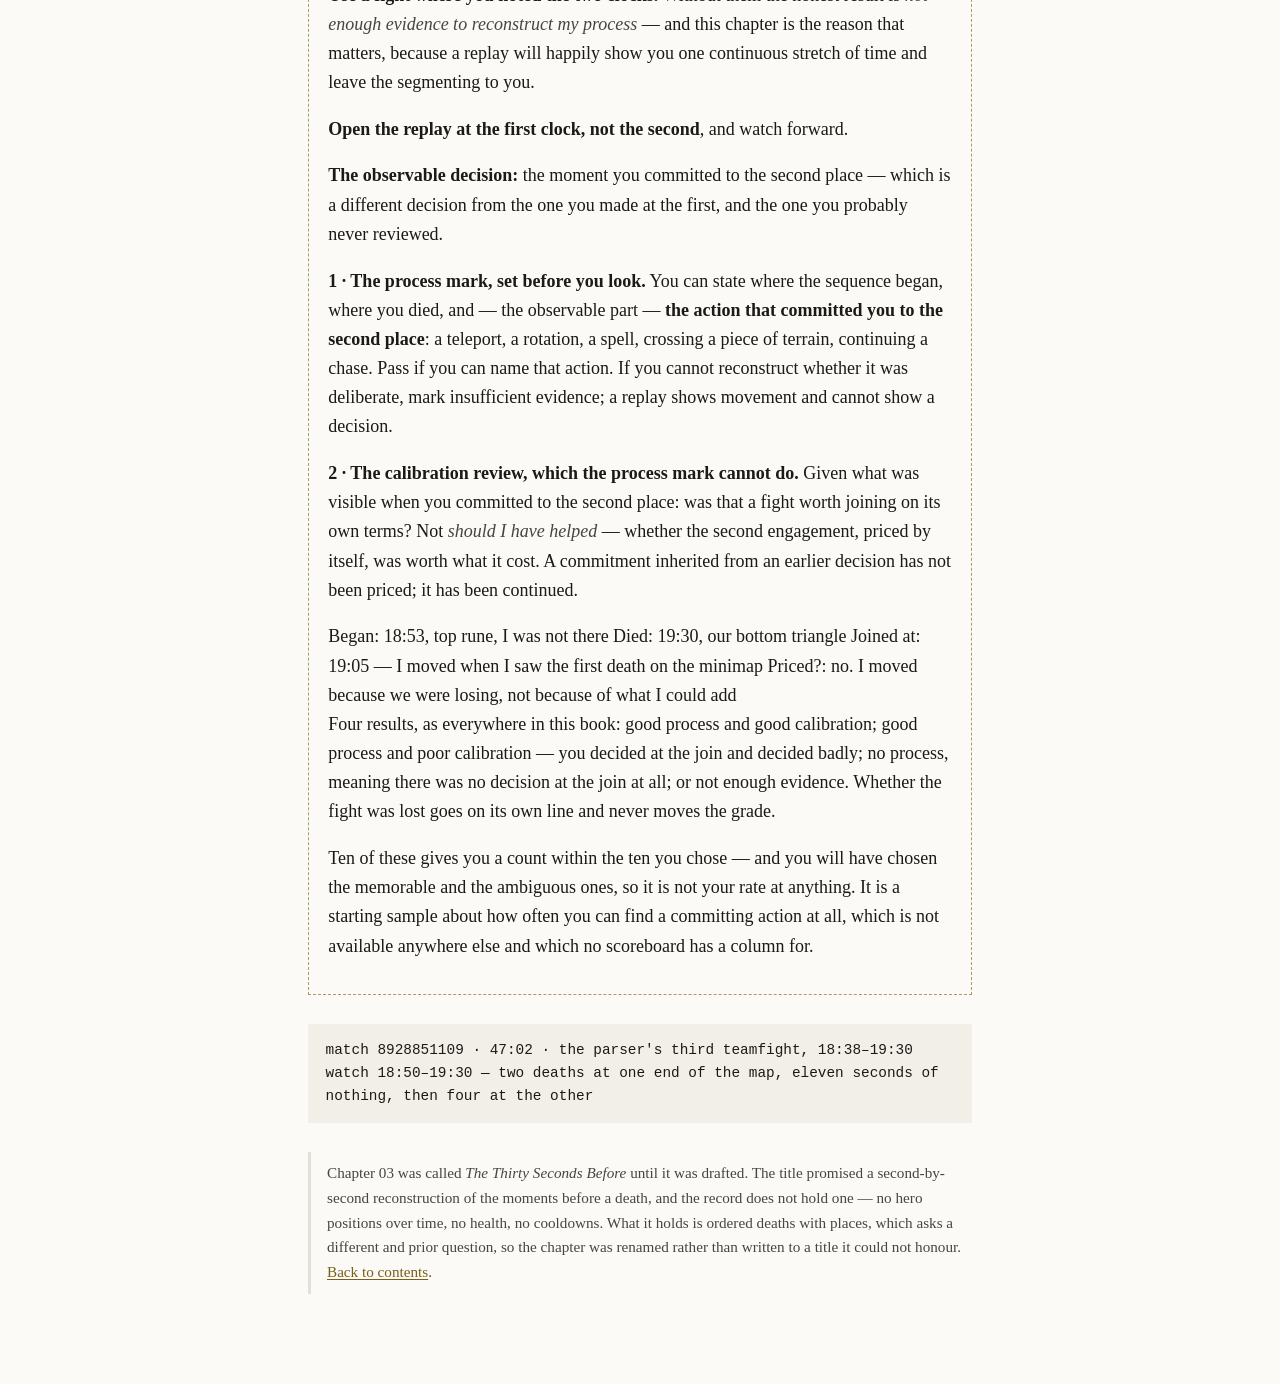
<file: docs/chapters/03-what-counts-as-one-fight.html>
<!doctype html>
<html lang="en">
<meta charset="utf-8">
<!-- rules: CALIBRATION_MARK=2 HOLD_PASSABLE=2 NEXT_GAME_LIVE=1 -->
<meta name="viewport" content="width=device-width, initial-scale=1">
<title>03 · What Counts as One Fight — Winning Is a Separate Skill</title>
<meta name="description" content="Before you can trace the sequence that removed your escape, you have to establish that it was one sequence. Six deaths, fifty-two seconds, one label — and two clusters of deaths sixty-odd cells apart.">
<script>try{var t=localStorage.getItem("separate-skill-theme");if(t)document.documentElement.setAttribute("data-theme",t);}catch(e){}</script>
<link rel="stylesheet" href="../static/style.css">
<script defer src="../static/theme.js"></script>

<a class="skip" href="#content">Skip to content</a>
<header class="site-header">
  <div class="wrap">
    <a class="brand" href="../index.html">Separate<span>Skill</span></a>
    <nav class="site-nav">
      <a href="../index.html">Contents</a>
      <a href="../about.html">Method</a>
      <button class="theme-toggle" type="button">☾ Dark</button>
    </nav>
  </div>
</header>

<main id="content">
  <div class="wrap">
    <p class="kicker">Part I · Chapter 03 · Can you distinguish free deaths from necessary risk?</p>
    <h1>What Counts as One Fight</h1>

    <div class="situation">
      <p>You lost a fight and you can describe it. <em>They caught our support, we went in to help,
        it collapsed, we lost four.</em> One sentence, one event, one cause, and it explains
        everything.</p>
      <p>The trouble is that you assembled it. What you were actually given was a stretch of time
        containing some deaths, and the joining-up — <em>we went in to help</em> — is yours. This
        chapter is about the step before tracing what removed your escape: establishing that the thing
        you are tracing happened once.</p>
    </div>

    <h2>What actually happened</h2>

    <div class="case">
      <p class="case-head"><span class="who">Gaimin Gladiators vs Nigma Galaxy</span> · The Games of
        the Future 2026 · match 8928851109 · patch 7.41e</p>

      <p>Forty-seven minutes and two seconds; Radiant won. The parser records six teamfights. Here is
        the third of them, exactly as the record hands it over — a window, a label, and a list.</p>

      <div class="state">TEAMFIGHT 3      18:38 – 19:30      fifty-two seconds

18:53   Puck dies
18:54   Techies dies
19:05   Mirana dies
19:15   Earth Spirit dies
19:30   Clinkz dies
19:30   Undying dies
</div>

      <div class="figures">
        <div><span class="k">Window</span><span class="v">52s</span></div>
        <div><span class="k">Deaths in it</span><span class="v">6</span></div>
        <div><span class="k">One side lost</span><span class="v">4</span></div>
        <div><span class="k">The other</span><span class="v">2</span></div>
      </div>

      <p>Four deaths against two, inside a minute. That is a rout, and a rout has an obvious story: one
        side got caught, the other side punished it, and the punishment ran until there was nobody
        left to punish. You can feel the sentence forming.</p>

      <p class="note"><strong>And a familiar disagreement.</strong> The fight's own <code>deaths</code>
        field reads <strong>4</strong> while the kill log inside the window gives six. The same
        undercount appeared in <a href="04-leaving-is-a-skill.html">chapter 04</a>'s case, from the
        same parser. Both figures are registered here. The label on a thing and the contents of a
        thing are different objects, which is going to turn out to be the whole chapter.</p>
    </div>

    <div class="hold">
      <p>Stop here and commit before reading on</p>

      <p>You have the six deaths and their times, and nothing else. That is genuinely all the record
        offers before the next section. Commit in writing:</p>

      <ol>
        <li><strong>Which of these six deaths belong to the same engagement?</strong> Draw the lines.
          It is legitimate to answer <em>all of them</em>, and it is legitimate to split them — if you
          split, say where and say why.</li>
        <li><strong>From this list, what — if anything — can you establish about what removed the
          escape of the last hero to die at 19:30?</strong> <em>Nothing, from this record</em> is a
          valid and possibly correct answer; if you give it, say what you would need.</li>
        <li><strong>What single further fact would most change your answer?</strong></li>
      </ol>

      <p>The timings are the only evidence you have and they are enough to reason from. There is an
        <strong>eleven-second gap</strong> between the second death and the third, and a
        <strong>fifteen-second gap</strong> between the fourth and the last two. Whether gaps like
        those mean anything is exactly what you are being asked.</p>

      <p><em>These are one engagement and here is why the pauses do not trouble me</em> is admissible.
        So is a split at either gap, or at both. What is not admissible is a sequence with no joins
        stated, because an unstated join is the thing this chapter is about.</p>

      <p><strong>Two marks, as everywhere in this book, and they are separate here for a reason.</strong>
        The <strong>process mark</strong> is whether you stated a boundary and the evidence you were
        using for it. The <strong>calibration review</strong> is whether the further evidence supported
        that boundary, weakened it, or left it unresolved. You can state a boundary well and have
        picked the wrong one, and the next section is going to produce exactly that result for one of
        the two available splits.</p>
    </div>

    <h2>What happened next</h2>

    <div class="reveal">
      <p>Every one of those six deaths carries a map position, and the positions are not close
        together.</p>

      <div class="timeline">
        <table>
          <thead><tr><th>Time</th><th>Hero</th><th>Where, in the parser's grid</th></tr></thead>
          <tbody>
            <tr><td>18:53</td><td>Puck</td><td>118, 122</td></tr>
            <tr><td>18:54</td><td>Techies</td><td>117, 122</td></tr>
            <tr><td>19:05</td><td>Mirana</td><td>122, <strong>190</strong></td></tr>
            <tr><td>19:15</td><td>Earth Spirit</td><td>96, 188</td></tr>
            <tr><td>19:30</td><td>Clinkz</td><td>98, 182</td></tr>
            <tr><td>19:30</td><td>Undying</td><td>98, 184</td></tr>
          </tbody>
        </table>
      </div>

      <p><strong>Puck and Techies died 1.0 cell apart. Everyone else died between 63 and 69 cells away
        from them</strong>, and within 26 cells of each other. The full spread of this "one teamfight"
        is <strong>69.6</strong> cells.</p>

      <p>For comparison, chapter 04's fight — seven deaths in forty-seven seconds — had a spread of
        <strong>20.6</strong>: one tight cluster. This window holds <strong>two spatially distinct
        clusters of deaths</strong>.</p>

      <p class="note"><strong>And that is all it holds.</strong> Two clusters of deaths are not two
        engagements, and this chapter is not going to say they are. They could be one fight that
        crossed the map, a pursuit, two fronts of one commitment, two unrelated skirmishes, or one
        decision followed by another. The record has no movement in it, so it cannot distinguish any
        of those — a limit stated here rather than three paragraphs later, because an earlier version
        of this page called them "two events that share a label" and that was a claim the evidence
        does not carry.</p>

      <p class="note"><strong>Where the split comes from, stated so you can argue with it.</strong> The
        grouping uses a 30-cell threshold, and that number is this book's choice rather than the
        record's. It happens not to matter here: any threshold between roughly 30 and 60 produces the
        same two groups, because the gap between them is 63 cells wide and the widest gap inside
        either group is 26. A case where the answer moved with the threshold would not be usable, and
        this chapter would have said so.</p>

      <p>So the eleven-second pause is where the positions change. And now the part that matters more
        than the split, because it is the opposite of what the timings appeared to say.</p>

      <div class="timeline">
        <table>
          <thead><tr><th>Between</th><th>Gap</th><th>Distance</th></tr></thead>
          <tbody>
            <tr><td>Puck → Techies</td><td>1s</td><td>1.0</td></tr>
            <tr><td>Techies → Mirana</td><td>11s</td><td><strong>68.2</strong></td></tr>
            <tr><td>Mirana → Earth Spirit</td><td>10s</td><td>26.1</td></tr>
            <tr><td>Earth Spirit → Clinkz</td><td><strong>15s</strong></td><td>6.3</td></tr>
            <tr><td>Clinkz → Undying</td><td>0s</td><td>2.0</td></tr>
          </tbody>
        </table>
      </div>

      <p><strong>The longest gap in the sequence is fifteen seconds, and it falls inside one of the
        clusters.</strong> The place where the positions actually change is the eleven-second gap —
        the second-longest. A reader who split at the biggest pause, which is the obvious heuristic
        and the one this chapter nearly taught, would have split in the wrong place.</p>

      <p>So the honest lesson is narrower than <em>trust the gaps</em>, and more useful:
        <strong>a pause is a place to look, not a boundary.</strong> The eleven seconds gave you a
        candidate. The coordinates are what made it worth something — and they are also what
        demoted the fifteen. Timing tells you where to check. It cannot segment the sequence by
        itself.</p>
    </div>

    <h2>The reasoning</h2>

    <p><strong>Observed.</strong> The window and its label; six deaths with times; six positions; the
      distances between them; the parser's own death count of four against the log's six.</p>

    <p><strong>Supported inference.</strong> That this window contains <strong>at least two spatially
      distinct clusters of deaths</strong>, separated by eleven seconds and by 63 to 69 cells, when the
      widest gap inside either cluster is 26. Nothing more: not two engagements, not two decisions,
      not two fights.</p>

    <p><strong>Hypothesis.</strong> That anything in the first group caused anything in the second.
      Attractive — a support dies, the team responds, the response fails — and <strong>entirely
      unestablished</strong>. The record holds no movement, so there is nothing connecting the two
      groups except that they fell inside one window somebody drew.</p>

    <p><strong>Unknowable.</strong> Whether any of the six could have escaped. What removed anyone's
      escape. What anybody did between 18:54 and 19:05, which is the eleven seconds the whole causal
      story would have to live in.</p>

    <blockquote><strong>Before you can trace what removed your escape, you have to establish that it
      was one thing that removed it.</strong> A window is a label. Whether it contains one event is a
      question, and the genre routinely answers it by assumption — as does memory.</blockquote>

    <p>And note that <em>events</em> and <em>decisions</em> are not the same count, which is where this
      could go wrong in the other direction. One engagement can contain four fresh commitments. Two
      engagements can both follow from a single decision taken before either. A player can cross the
      map and never decide anything. So the order is four steps and only the last is about pricing:</p>

    <ol>
      <li><strong>Segment the observable sequence</strong> — what is in the window, when, and where.</li>
      <li><strong>Locate the candidate joins</strong> — the pauses and the position changes.</li>
      <li><strong>At each join, ask whether you recommitted</strong>, or arrived without deciding.</li>
      <li><strong>Price each commitment separately.</strong> That is
        <a href="04-leaving-is-a-skill.html">chapter 04</a>'s job, and it needs this one done first.</li>
    </ol>

    <p>Which is why this chapter is shorter on prescription than its neighbours, and why it sits where
      it does. <a href="02-what-the-map-already-said.html">Chapter 02</a> asks what you could have
      known before you moved. <a href="04-leaving-is-a-skill.html">Chapter 04</a> asks what your exit
      was and what using it would have cost. This one asks the question that has to be answered before
      either of those can be applied to a stretch of a game: <strong>how many decisions are in front
      of me?</strong></p>

    <p>And the practical failure it prevents is specific. When you review a loss as one event, you
      look for one cause, and you will find one, because a sufficiently motivated reviewer always
      does. Here the available causes are things that happened sixty-odd cells away from each other
      with an eleven-second hole in the middle — and any story joining them is written by you, from
      material the record does not contain.</p>

    <div class="boundary">
      <p><strong>Where this stops applying.</strong> Plenty of windows really are one fight. Chapter
        04's is: seven deaths inside twenty-one cells, and splitting it would be inventing a
        distinction the record does not support. The move is to check, not to assume fragmentation any
        more than to assume unity.</p>
      <p>The grid is not game units and this chapter converts nothing. Every distance here is
        comparative — this fight against that one, this group against that group — and a reader who
        turns 63 cells into a number of metres has left what the record supports.</p>
      <p>And you do not have coordinates in your own review. What you have is a replay you can scrub,
        which is <em>better</em>: you can watch the eleven seconds instead of reasoning about them. The
        procedure below is built for that, not for this.</p>
      <p><strong>Which raises the obvious question about this chapter's own case, and the answer is
        unflattering.</strong> Forty seconds of tape would probably settle whether those two clusters
        were one engagement — did anyone cross the map, was there a break in contact, did the second
        group begin as a response. This book has not watched it. Its sourcing standard declares
        direct observation as a class of evidence and has never once used it: there is no client here
        and no way to open a replay file. So this chapter stops where the structured record stops,
        and the reader with a replay open can get further than the book can.</p>
    </div>

    <div class="owed">
      <p><strong>What is owed.</strong> Any claim about how often a labelled window contains more than
        one engagement — here, or at any bracket. This is one window in one professional game. The
        bracket sample behind this book carries duration, rank tier and result and no fight data of
        any kind, which is itself a registered claim, so there is no evidence about frequency and the
        chapter makes none. What would settle it is a sample of fights with death positions across a
        stated bracket, which nothing available supplies.</p>
    </div>

    <h2>Next game</h2>

    <div class="nextgame">
      <ol>
        <li>When a fight ends badly, note the clock <strong>twice</strong>: when it started for you,
          and when you died. Two numbers, said out loud during the respawn timer.</li>
        <li>Say where you were at each. Not coordinates — a landmark. <em>Their tier two</em>,
          <em>our triangle</em>, <em>the river outside Roshan</em>.</li>
        <li>If those two places are far apart, you have learned that <strong>the sequence changed
          location</strong> — not that "the fight moved", which already assumes it was one fight. The
          next question is whether the engagement moved, ended and restarted, or became something
          else.</li>
        <li>Once a game, before you explain a loss to yourself, ask <strong>how many separate things
          am I explaining?</strong> If the answer is one, say what makes it one.</li>
        <li>Do not automatically fold in every death that was near yours in time. The kill feed tells
          you one happened, not where; in the replay you can check whether it belonged to the same
          local sequence, and often it did not.</li>
      </ol>
    </div>

    <h2>After the game</h2>

    <div class="aftergame">
      <p><strong>Use a fight where you noted the two clocks.</strong> Without them the honest result is
        <em>not enough evidence to reconstruct my process</em> — and this chapter is the reason that
        matters, because a replay will happily show you one continuous stretch of time and leave the
        segmenting to you.</p>
      <p><strong>Open the replay at the first clock, not the second</strong>, and watch forward.</p>
      <p><strong>The observable decision:</strong> the moment you committed to the second place —
        which is a different decision from the one you made at the first, and the one you probably
        never reviewed.</p>
      <p><strong>1 · The process mark, set before you look.</strong> You can state where the sequence
        began, where you died, and — the observable part — <strong>the action that committed you to
        the second place</strong>: a teleport, a rotation, a spell, crossing a piece of terrain,
        continuing a chase. Pass if you can name that action. If you cannot reconstruct whether it was
        deliberate, mark insufficient evidence; a replay shows movement and cannot show a decision.</p>
      <p><strong>2 · The calibration review, which the process mark cannot do.</strong> Given what was
        visible when you committed to the second place: was that a fight worth joining on its own
        terms? Not <em>should I have helped</em> — whether the second engagement, priced by itself,
        was worth what it cost. A commitment inherited from an earlier decision has not been priced;
        it has been continued.</p>
      <div class="state">Began:     18:53, top rune, I was not there
Died:      19:30, our bottom triangle
Joined at: 19:05 — I moved when I saw the first death on the minimap
Priced?:   no. I moved because we were losing, not because of what I could add
</div>
      <p>Four results, as everywhere in this book: good process and good calibration; good process and
        poor calibration — you decided at the join and decided badly; no process, meaning there was no
        decision at the join at all; or not enough evidence. Whether the fight was lost goes on its own
        line and never moves the grade.</p>
      <p>Ten of these gives you a count within the ten you chose — and you will have chosen the
        memorable and the ambiguous ones, so it is not your rate at anything. It is a starting sample
        about how often you can find a committing action at all, which is not available anywhere else
        and which no scoreboard has a column for.</p>
    </div>

    <div class="replay">match 8928851109 · 47:02 · the parser's third teamfight, 18:38–19:30<br>
      watch 18:50–19:30 — two deaths at one end of the map, eleven seconds of nothing, then four at
      the other</div>

    <p class="note">Chapter 03 was called <em>The Thirty Seconds Before</em> until it was drafted. The
      title promised a second-by-second reconstruction of the moments before a death, and the record
      does not hold one — no hero positions over time, no health, no cooldowns. What it holds is
      ordered deaths with places, which asks a different and prior question, so the chapter was
      renamed rather than written to a title it could not honour.
      <a href="../index.html">Back to contents</a>.</p>
  </div>
</main>
</html>
</file>
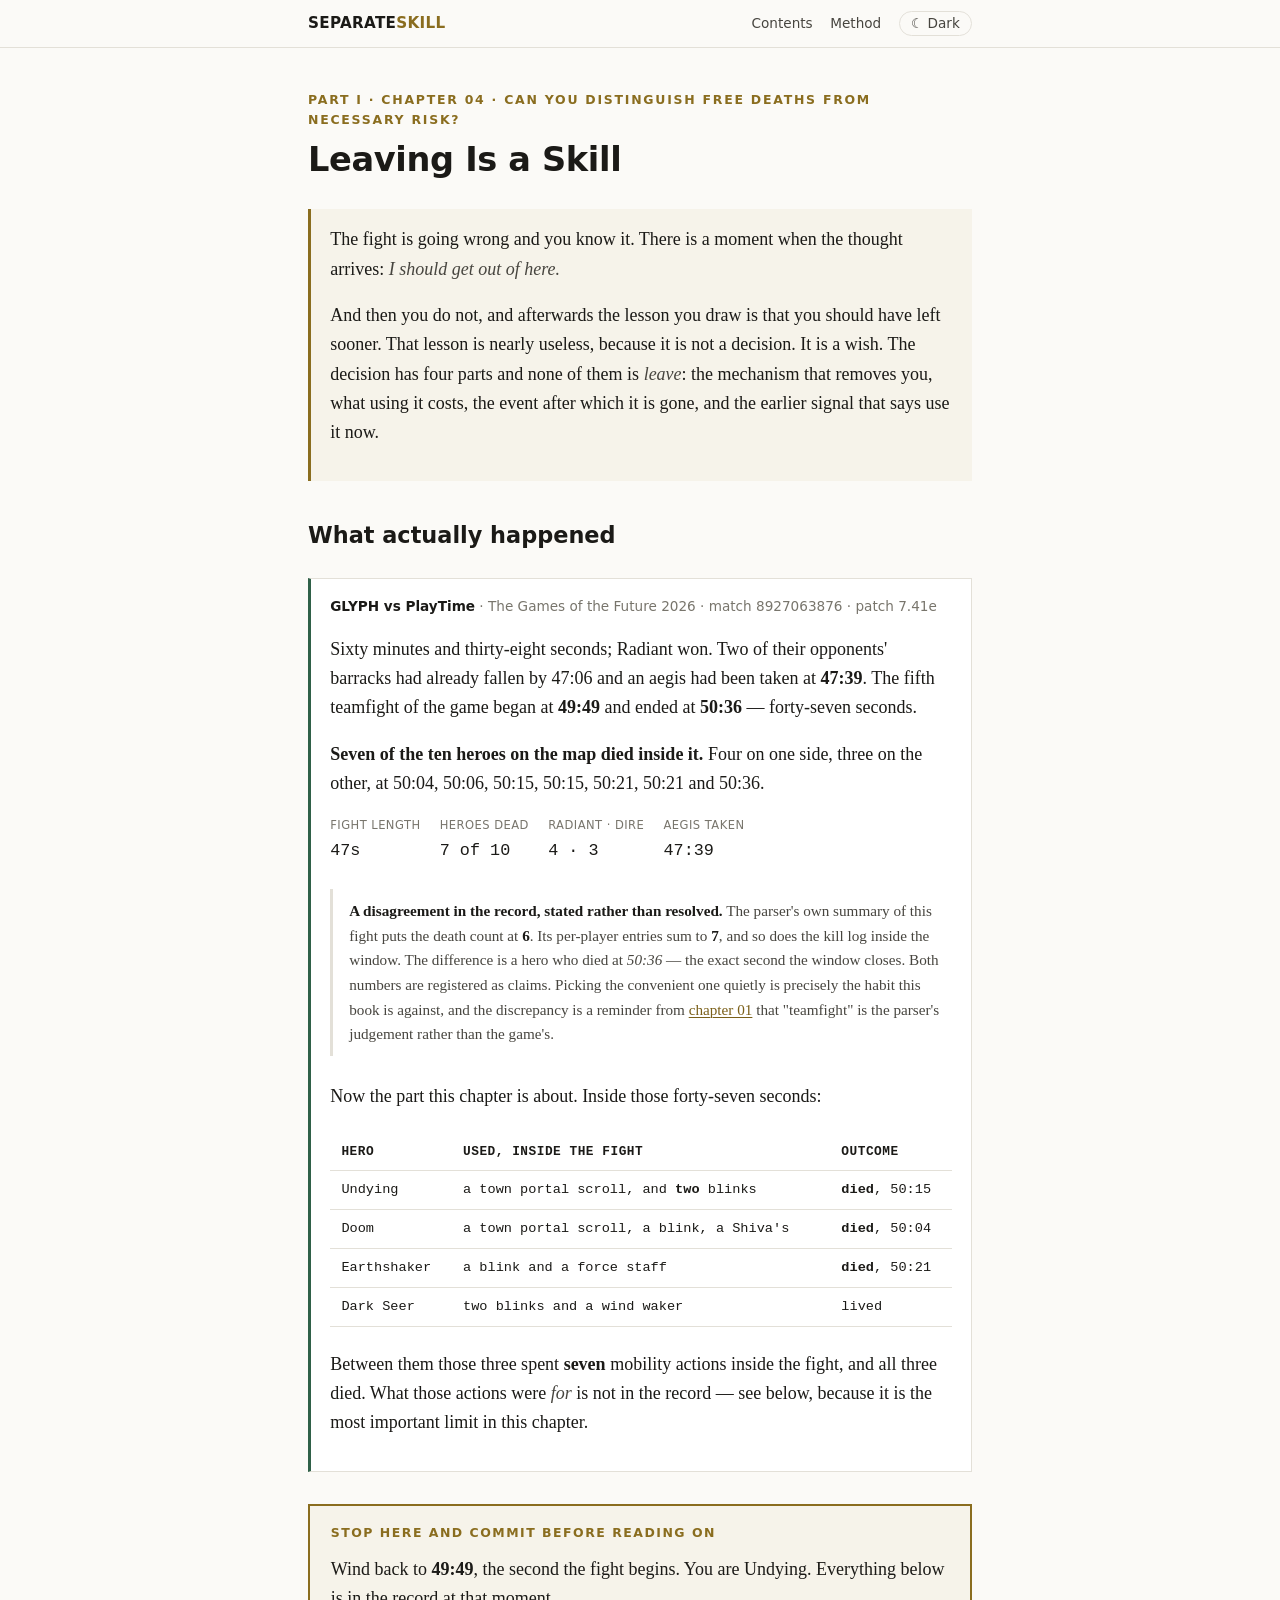
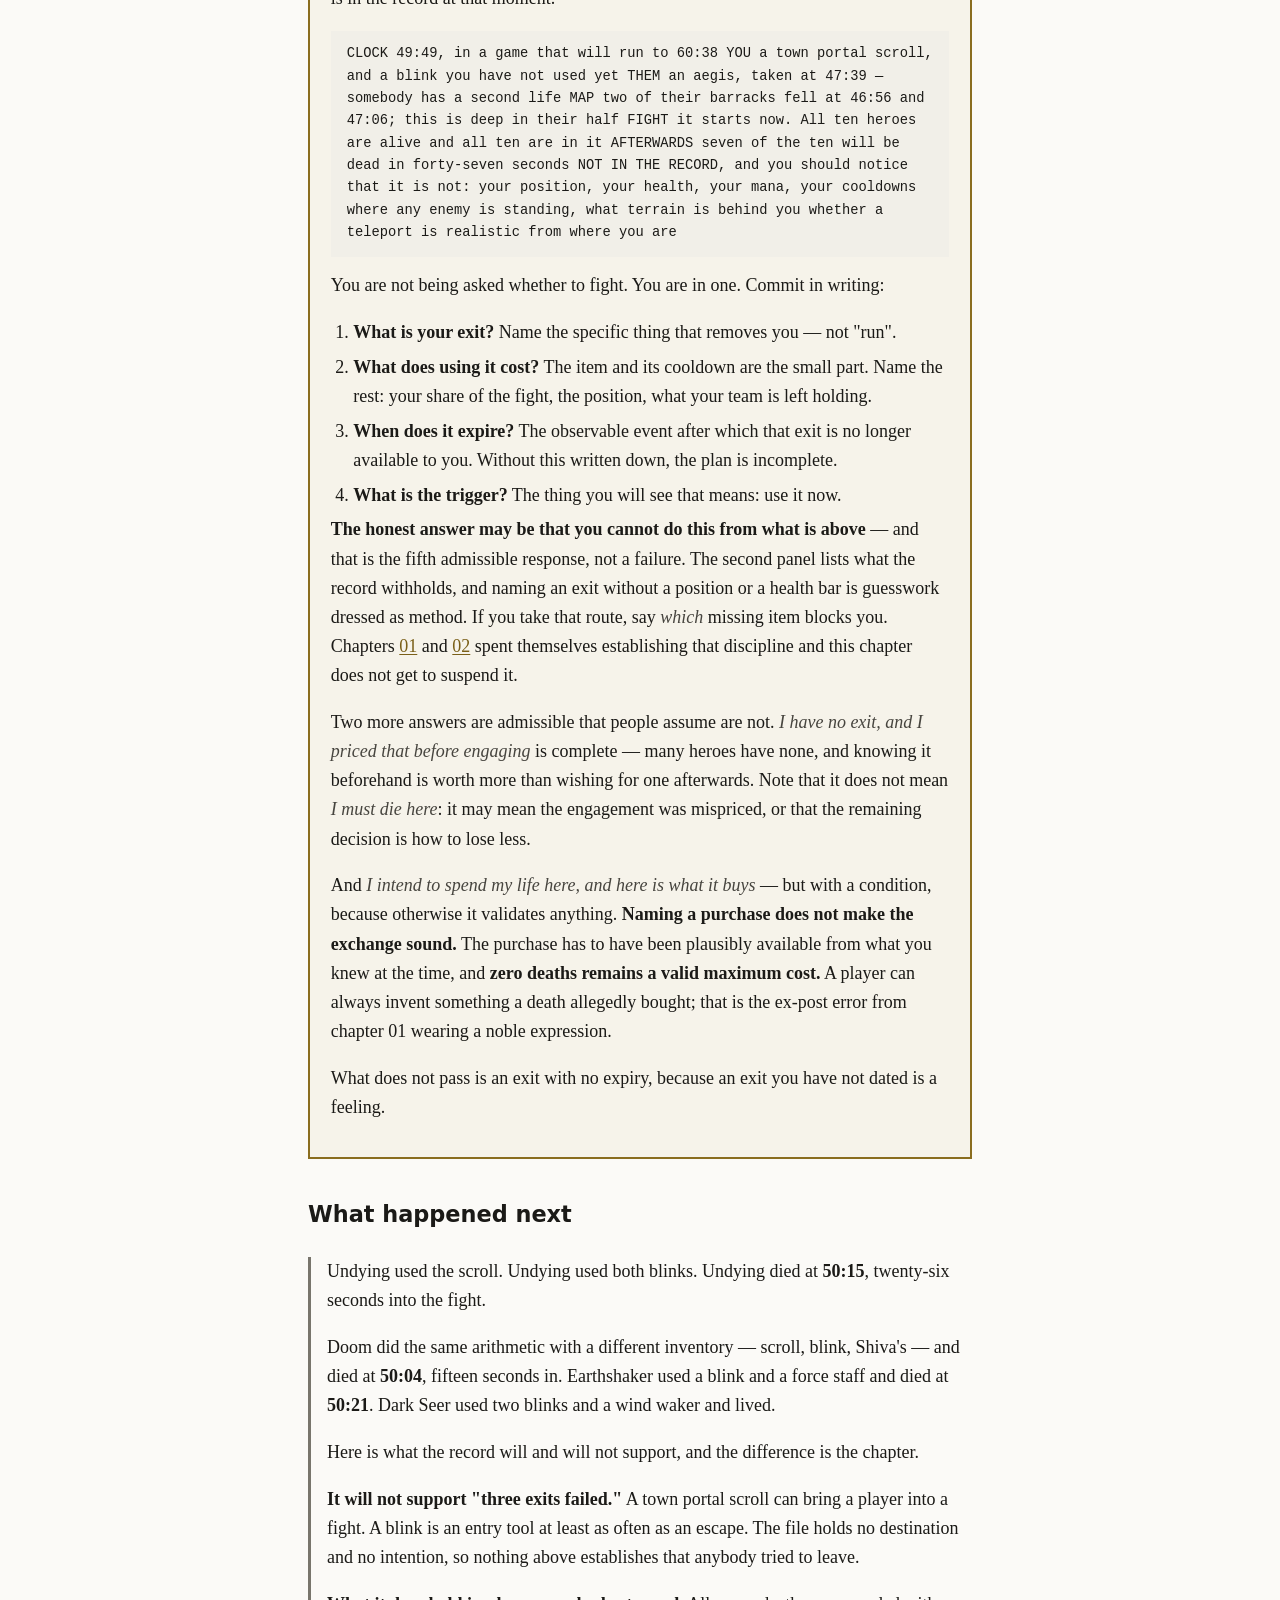
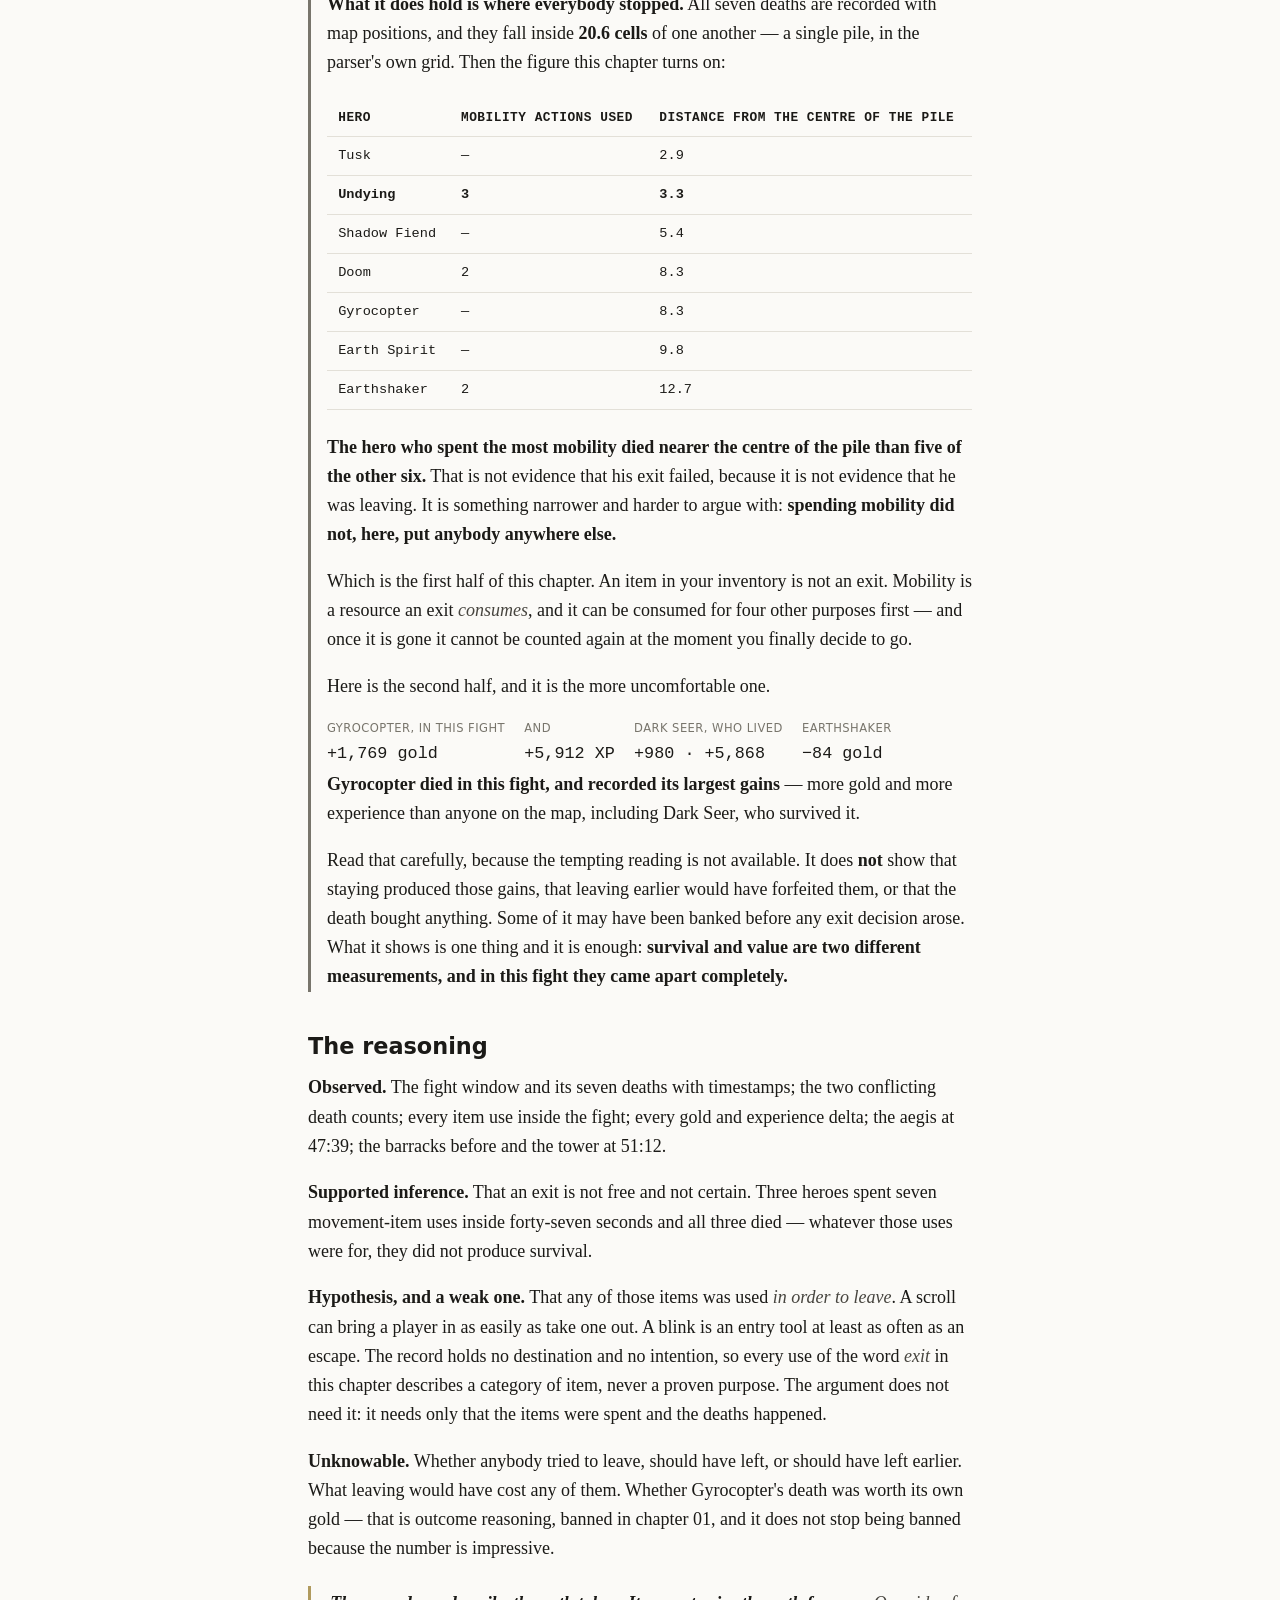
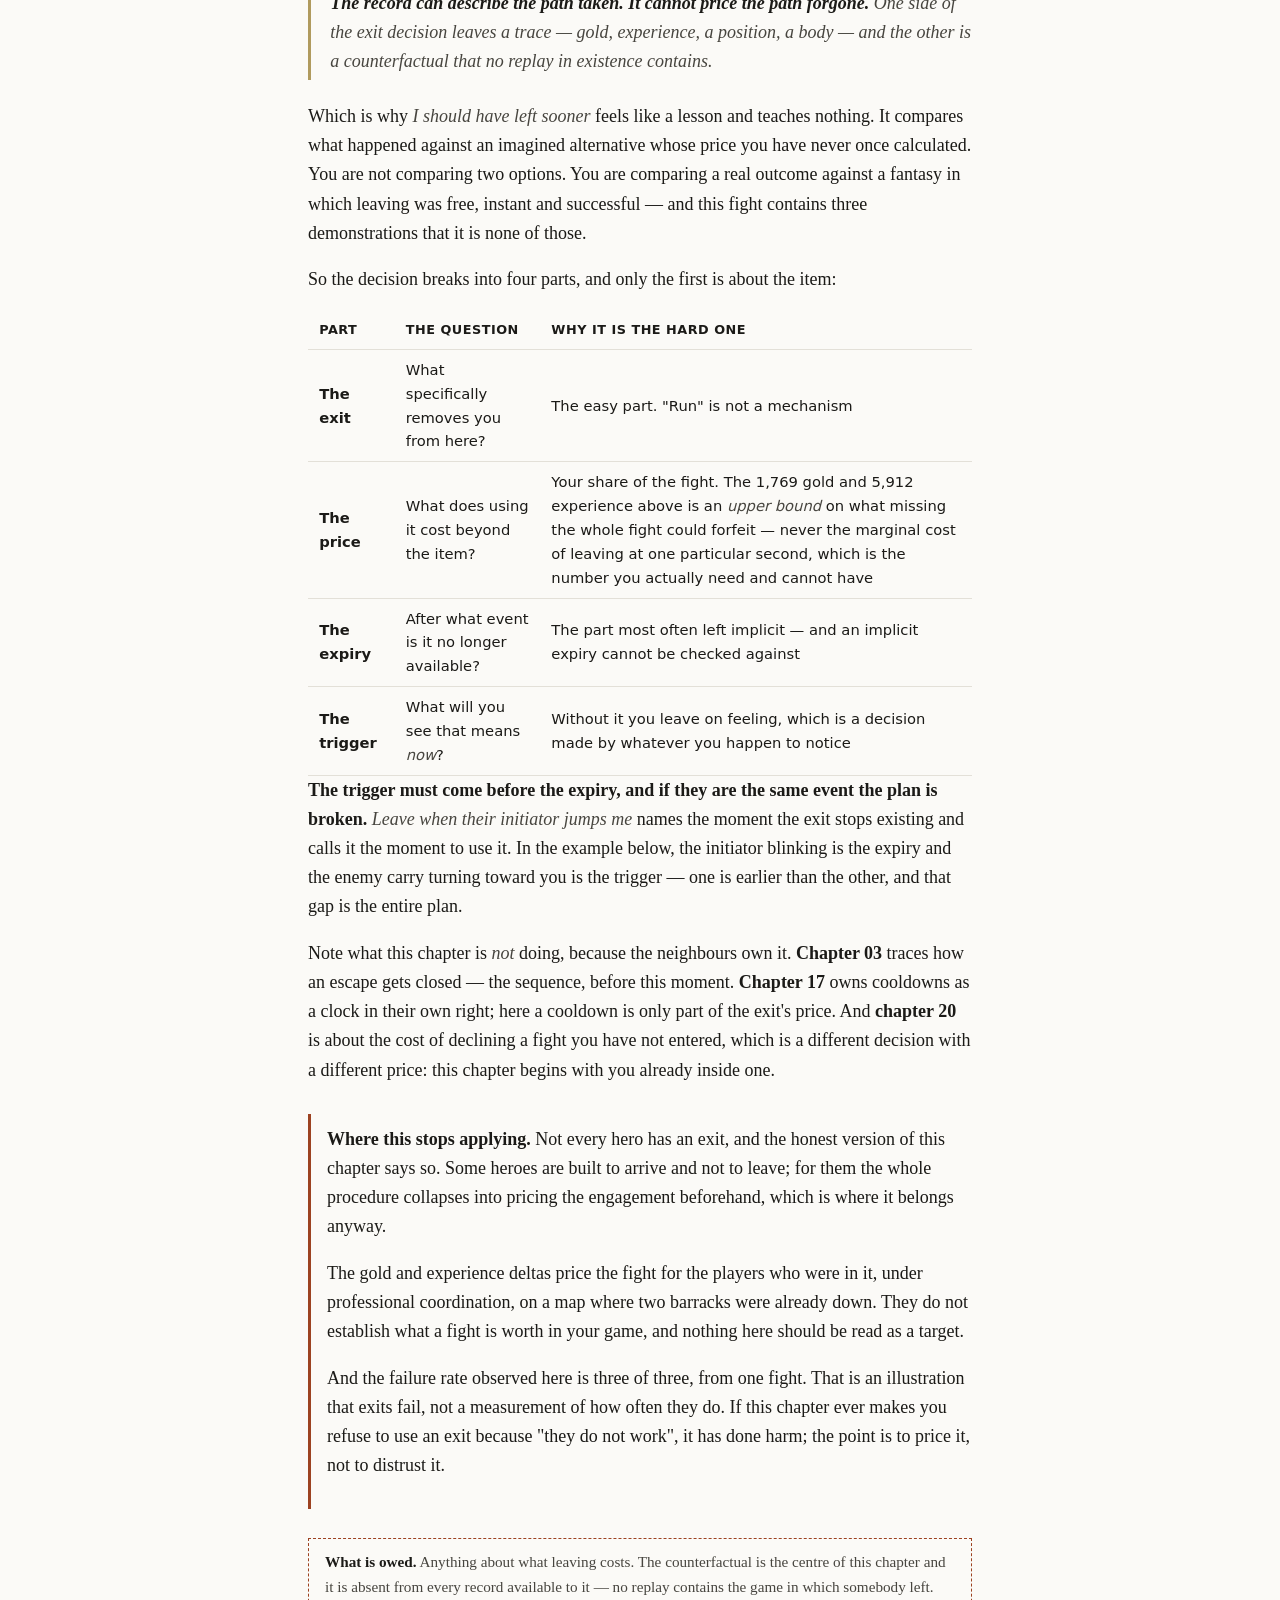
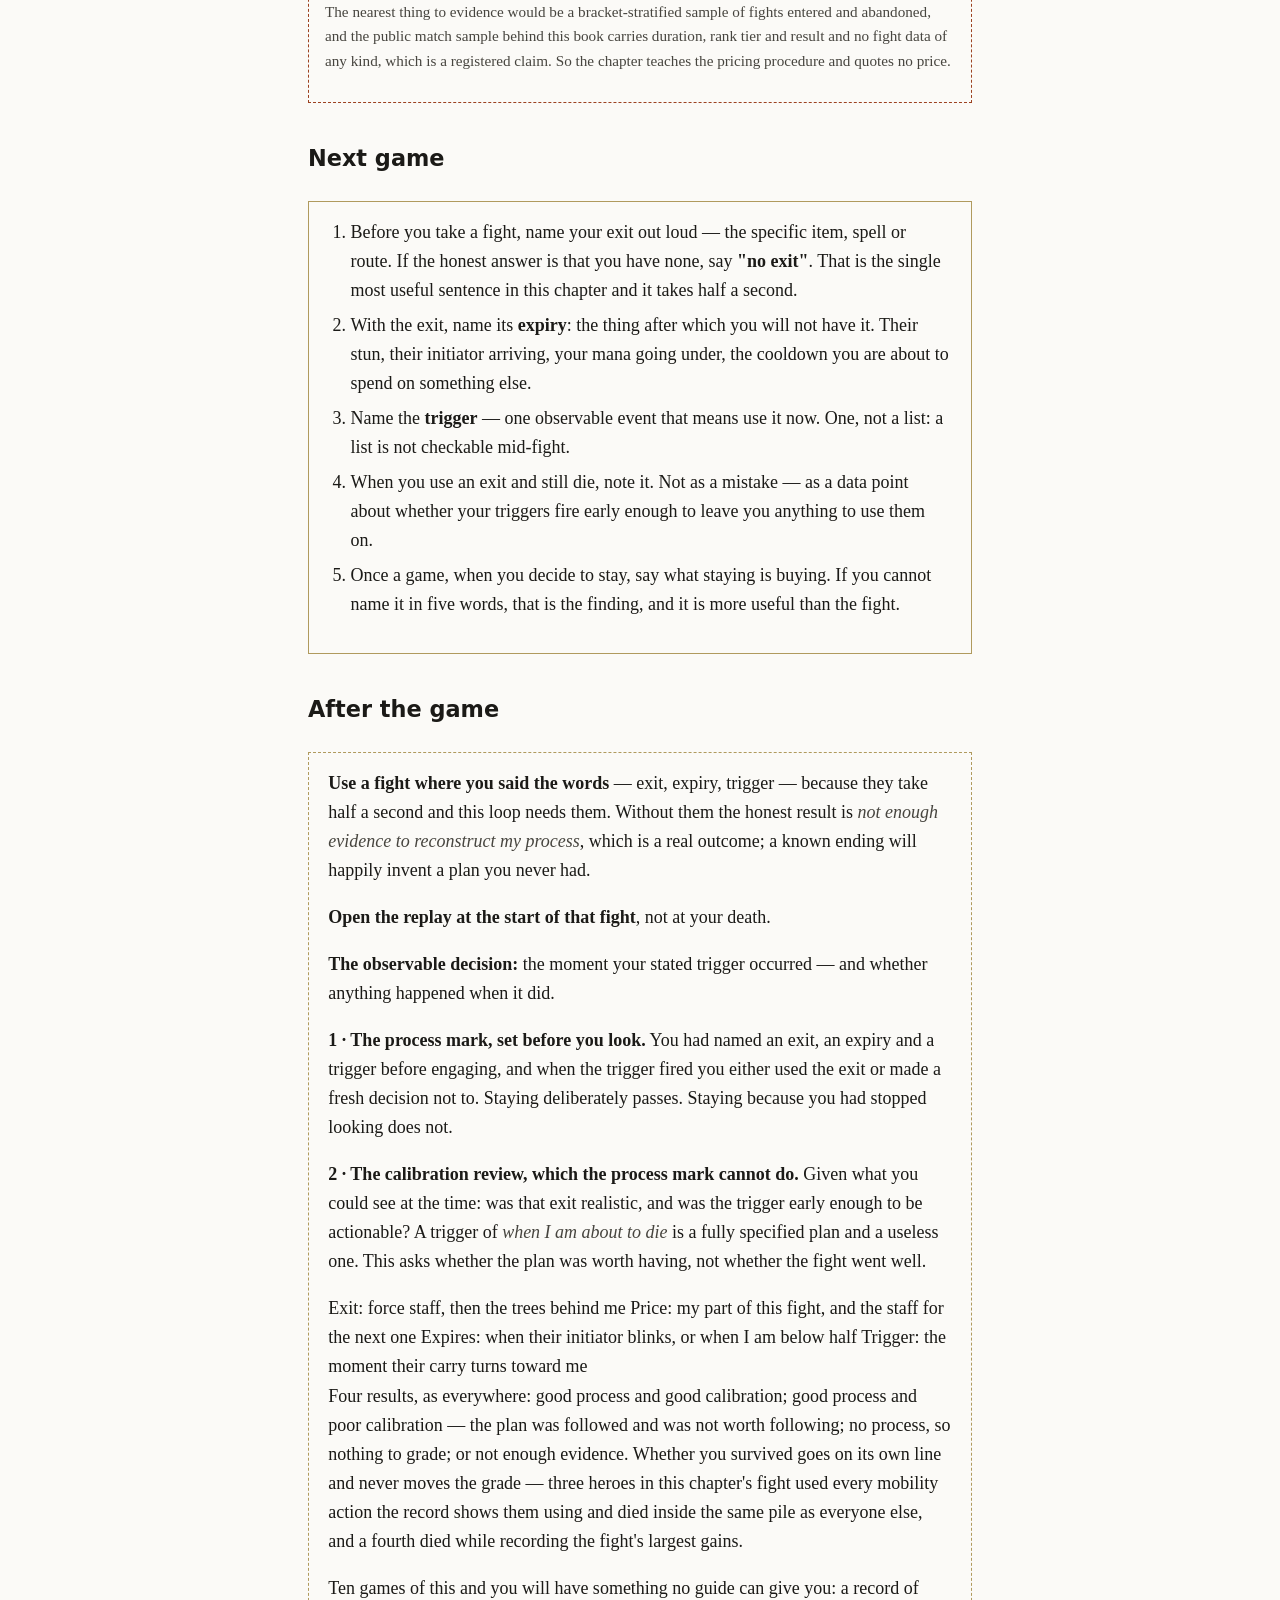
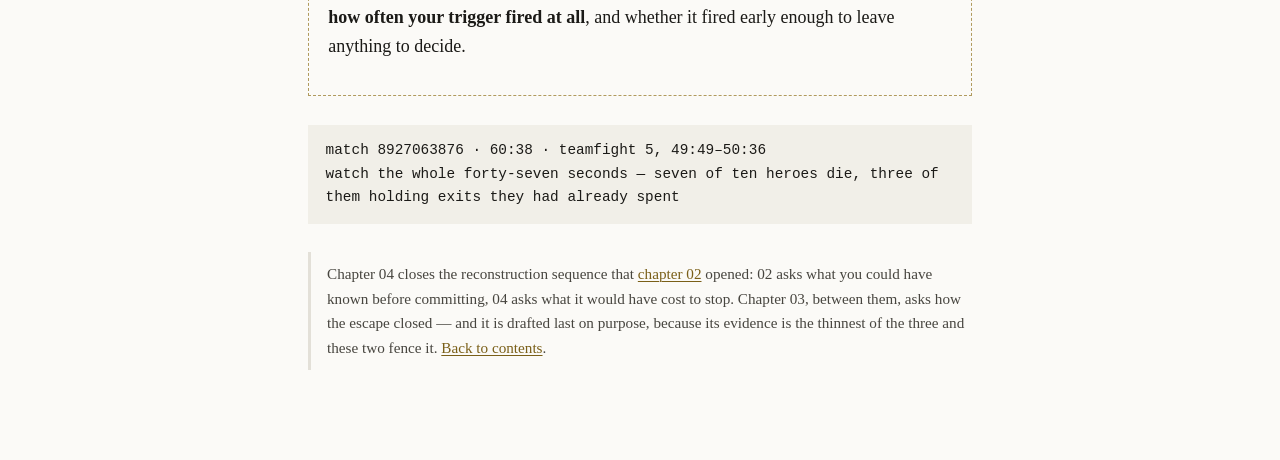
<file: docs/chapters/04-leaving-is-a-skill.html>
<!doctype html>
<html lang="en">
<meta charset="utf-8">
<!-- rules: CALIBRATION_MARK=2 HOLD_PASSABLE=2 NEXT_GAME_LIVE=1 -->
<meta name="viewport" content="width=device-width, initial-scale=1">
<title>04 · Leaving Is a Skill — Winning Is a Separate Skill</title>
<meta name="description" content="Leaving is not the free option. It costs an item, a cooldown and a share of whatever the fight produces — and it can fail. Seven of ten heroes died in forty-seven seconds, three of them holding an exit they had already paid for.">
<script>try{var t=localStorage.getItem("separate-skill-theme");if(t)document.documentElement.setAttribute("data-theme",t);}catch(e){}</script>
<link rel="stylesheet" href="../static/style.css">
<script defer src="../static/theme.js"></script>

<a class="skip" href="#content">Skip to content</a>
<header class="site-header">
  <div class="wrap">
    <a class="brand" href="../index.html">Separate<span>Skill</span></a>
    <nav class="site-nav">
      <a href="../index.html">Contents</a>
      <a href="../about.html">Method</a>
      <button class="theme-toggle" type="button">☾ Dark</button>
    </nav>
  </div>
</header>

<main id="content">
  <div class="wrap">
    <p class="kicker">Part I · Chapter 04 · Can you distinguish free deaths from necessary risk?</p>
    <h1>Leaving Is a Skill</h1>

    <div class="situation">
      <p>The fight is going wrong and you know it. There is a moment when the thought arrives: <em>I should get out of here.</em></p>
      <p>And then you do not, and afterwards the lesson you draw is that you should have left sooner.
        That lesson is nearly useless, because it is not a decision. It is a wish. The decision has
        four parts and none of them is <em>leave</em>: the mechanism that removes you, what using it
        costs, the event after which it is gone, and the earlier signal that says use it now.</p>
    </div>

    <h2>What actually happened</h2>

    <div class="case">
      <p class="case-head"><span class="who">GLYPH vs PlayTime</span> · The Games of the Future 2026 ·
        match 8927063876 · patch 7.41e</p>

      <p>Sixty minutes and thirty-eight seconds; Radiant won. Two of their opponents' barracks had
        already fallen by 47:06 and an aegis had been taken at <strong>47:39</strong>. The fifth
        teamfight of the game began at <strong>49:49</strong> and ended at <strong>50:36</strong> —
        forty-seven seconds.</p>

      <p><strong>Seven of the ten heroes on the map died inside it.</strong> Four on one side, three
        on the other, at 50:04, 50:06, 50:15, 50:15, 50:21, 50:21 and 50:36.</p>

      <div class="figures">
        <div><span class="k">Fight length</span><span class="v">47s</span></div>
        <div><span class="k">Heroes dead</span><span class="v">7 of 10</span></div>
        <div><span class="k">Radiant · Dire</span><span class="v">4 · 3</span></div>
        <div><span class="k">Aegis taken</span><span class="v">47:39</span></div>
      </div>

      <p class="note"><strong>A disagreement in the record, stated rather than resolved.</strong> The
        parser's own summary of this fight puts the death count at <strong>6</strong>. Its per-player
        entries sum to <strong>7</strong>, and so does the kill log inside the window. The difference
        is a hero who died at <em>50:36</em> — the exact second the window closes. Both numbers are
        registered as claims. Picking the convenient one quietly is precisely the habit this book is
        against, and the discrepancy is a reminder from <a href="01-the-death-you-didnt-notice.html">chapter
        01</a> that "teamfight" is the parser's judgement rather than the game's.</p>

      <p>Now the part this chapter is about. Inside those forty-seven seconds:</p>

      <div class="timeline">
        <table>
          <thead><tr><th>Hero</th><th>Used, inside the fight</th><th>Outcome</th></tr></thead>
          <tbody>
            <tr><td>Undying</td><td>a town portal scroll, and <strong>two</strong> blinks</td><td><strong>died</strong>, 50:15</td></tr>
            <tr><td>Doom</td><td>a town portal scroll, a blink, a Shiva's</td><td><strong>died</strong>, 50:04</td></tr>
            <tr><td>Earthshaker</td><td>a blink and a force staff</td><td><strong>died</strong>, 50:21</td></tr>
            <tr><td>Dark Seer</td><td>two blinks and a wind waker</td><td>lived</td></tr>
          </tbody>
        </table>
      </div>

      <p>Between them those three spent <strong>seven</strong> mobility actions inside the fight, and
        all three died. What those actions were <em>for</em> is not in the record — see below, because
        it is the most important limit in this chapter.</p>
    </div>

    <div class="hold">
      <p>Stop here and commit before reading on</p>

      <p>Wind back to <strong>49:49</strong>, the second the fight begins. You are Undying. Everything
        below is in the record at that moment.</p>

      <div class="state">CLOCK       49:49, in a game that will run to 60:38
YOU         a town portal scroll, and a blink you have not used yet
THEM        an aegis, taken at 47:39 — somebody has a second life
MAP         two of their barracks fell at 46:56 and 47:06; this is deep in their half
FIGHT       it starts now. All ten heroes are alive and all ten are in it
AFTERWARDS  seven of the ten will be dead in forty-seven seconds

NOT IN THE RECORD, and you should notice that it is not:
  your position, your health, your mana, your cooldowns
  where any enemy is standing, what terrain is behind you
  whether a teleport is realistic from where you are
</div>

      <p>You are not being asked whether to fight. You are in one. Commit in writing:</p>

      <ol>
        <li><strong>What is your exit?</strong> Name the specific thing that removes you — not
          "run".</li>
        <li><strong>What does using it cost?</strong> The item and its cooldown are the small part.
          Name the rest: your share of the fight, the position, what your team is left holding.</li>
        <li><strong>When does it expire?</strong> The observable event after which that exit is no
          longer available to you. Without this written down, the plan is incomplete.</li>
        <li><strong>What is the trigger?</strong> The thing you will see that means: use it now.</li>
      </ol>

      <p><strong>The honest answer may be that you cannot do this from what is above</strong> — and
        that is the fifth admissible response, not a failure. The second panel lists what the record
        withholds, and naming an exit without a position or a health bar is guesswork dressed as
        method. If you take that route, say <em>which</em> missing item blocks you. Chapters
        <a href="01-the-death-you-didnt-notice.html">01</a> and
        <a href="02-what-the-map-already-said.html">02</a> spent themselves establishing that
        discipline and this chapter does not get to suspend it.</p>

      <p>Two more answers are admissible that people assume are not. <em>I have no exit, and I priced
        that before engaging</em> is complete — many heroes have none, and knowing it beforehand is
        worth more than wishing for one afterwards. Note that it does not mean <em>I must die
        here</em>: it may mean the engagement was mispriced, or that the remaining decision is how to
        lose less.</p>

      <p>And <em>I intend to spend my life here, and here is what it buys</em> — but with a condition,
        because otherwise it validates anything. <strong>Naming a purchase does not make the exchange
        sound.</strong> The purchase has to have been plausibly available from what you knew at the
        time, and <strong>zero deaths remains a valid maximum cost.</strong> A player can always
        invent something a death allegedly bought; that is the ex-post error from chapter 01 wearing a
        noble expression.</p>

      <p>What does not pass is an exit with no expiry, because an exit you have not dated is a
        feeling.</p>
    </div>

    <h2>What happened next</h2>

    <div class="reveal">
      <p>Undying used the scroll. Undying used both blinks. Undying died at <strong>50:15</strong>,
        twenty-six seconds into the fight.</p>

      <p>Doom did the same arithmetic with a different inventory — scroll, blink, Shiva's — and died at
        <strong>50:04</strong>, fifteen seconds in. Earthshaker used a blink and a force staff and died
        at <strong>50:21</strong>. Dark Seer used two blinks and a wind waker and lived.</p>

      <p>Here is what the record will and will not support, and the difference is the chapter.</p>

      <p><strong>It will not support "three exits failed."</strong> A town portal scroll can bring a
        player into a fight. A blink is an entry tool at least as often as an escape. The file holds
        no destination and no intention, so nothing above establishes that anybody tried to leave.</p>

      <p><strong>What it does hold is where everybody stopped.</strong> All seven deaths are recorded
        with map positions, and they fall inside <strong>20.6 cells</strong> of one another — a single
        pile, in the parser's own grid. Then the figure this chapter turns on:</p>

      <div class="timeline">
        <table>
          <thead><tr><th>Hero</th><th>Mobility actions used</th><th>Distance from the centre of the pile</th></tr></thead>
          <tbody>
            <tr><td>Tusk</td><td>—</td><td>2.9</td></tr>
            <tr><td><strong>Undying</strong></td><td><strong>3</strong></td><td><strong>3.3</strong></td></tr>
            <tr><td>Shadow Fiend</td><td>—</td><td>5.4</td></tr>
            <tr><td>Doom</td><td>2</td><td>8.3</td></tr>
            <tr><td>Gyrocopter</td><td>—</td><td>8.3</td></tr>
            <tr><td>Earth Spirit</td><td>—</td><td>9.8</td></tr>
            <tr><td>Earthshaker</td><td>2</td><td>12.7</td></tr>
          </tbody>
        </table>
      </div>

      <p><strong>The hero who spent the most mobility died nearer the centre of the pile than five of
        the other six.</strong> That is not evidence that his exit failed, because it is not evidence
        that he was leaving. It is something narrower and harder to argue with: <strong>spending
        mobility did not, here, put anybody anywhere else.</strong></p>

      <p>Which is the first half of this chapter. An item in your inventory is not an exit. Mobility
        is a resource an exit <em>consumes</em>, and it can be consumed for four other purposes first
        — and once it is gone it cannot be counted again at the moment you finally decide to go.</p>

      <p>Here is the second half, and it is the more uncomfortable one.</p>

      <div class="figures">
        <div><span class="k">Gyrocopter, in this fight</span><span class="v">+1,769 gold</span></div>
        <div><span class="k">and</span><span class="v">+5,912 XP</span></div>
        <div><span class="k">Dark Seer, who lived</span><span class="v">+980 · +5,868</span></div>
        <div><span class="k">Earthshaker</span><span class="v">−84 gold</span></div>
      </div>

      <p><strong>Gyrocopter died in this fight, and recorded its largest gains</strong> — more gold
        and more experience than anyone on the map, including Dark Seer, who survived it.</p>

      <p>Read that carefully, because the tempting reading is not available. It does <strong>not</strong>
        show that staying produced those gains, that leaving earlier would have forfeited them, or that
        the death bought anything. Some of it may have been banked before any exit decision arose. What
        it shows is one thing and it is enough: <strong>survival and value are two different
        measurements, and in this fight they came apart completely.</strong></p>
    </div>

    <h2>The reasoning</h2>

    <p><strong>Observed.</strong> The fight window and its seven deaths with timestamps; the two
      conflicting death counts; every item use inside the fight; every gold and experience delta; the
      aegis at 47:39; the barracks before and the tower at 51:12.</p>

    <p><strong>Supported inference.</strong> That an exit is not free and not certain. Three heroes
      spent seven movement-item uses inside forty-seven seconds and all three died — whatever those
      uses were for, they did not produce survival.</p>

    <p><strong>Hypothesis, and a weak one.</strong> That any of those items was used <em>in order to
      leave</em>. A scroll can bring a player in as easily as take one out. A blink is an entry tool
      at least as often as an escape. The record holds no destination and no intention, so every use
      of the word <em>exit</em> in this chapter describes a category of item, never a proven purpose.
      The argument does not need it: it needs only that the items were spent and the deaths
      happened.</p>

    <p><strong>Unknowable.</strong> Whether anybody tried to leave, should have left, or should have
      left earlier. What leaving would have cost any of them. Whether Gyrocopter's death was worth its
      own gold — that is outcome reasoning, banned in chapter 01, and it does not stop being banned
      because the number is impressive.</p>

    <blockquote><strong>The record can describe the path taken. It cannot price the path
      forgone.</strong> One side of the exit decision leaves a trace — gold, experience, a position, a
      body — and the other is a counterfactual that no replay in existence contains.</blockquote>

    <p>Which is why <em>I should have left sooner</em> feels like a lesson and teaches nothing. It
      compares what happened against an imagined alternative whose price you have never once
      calculated. You are not comparing two options. You are comparing a real outcome against a
      fantasy in which leaving was free, instant and successful — and this fight contains three
      demonstrations that it is none of those.</p>

    <p>So the decision breaks into four parts, and only the first is about the item:</p>

    <table>
      <thead><tr><th>Part</th><th>The question</th><th>Why it is the hard one</th></tr></thead>
      <tbody>
        <tr><td><strong>The exit</strong></td><td>What specifically removes you from here?</td>
          <td>The easy part. "Run" is not a mechanism</td></tr>
        <tr><td><strong>The price</strong></td><td>What does using it cost beyond the item?</td>
          <td>Your share of the fight. The 1,769 gold and 5,912 experience above is an <em>upper
            bound</em> on what missing the whole fight could forfeit — never the marginal cost of
            leaving at one particular second, which is the number you actually need and cannot
            have</td></tr>
        <tr><td><strong>The expiry</strong></td><td>After what event is it no longer available?</td>
          <td>The part most often left implicit — and an implicit expiry cannot be checked against</td></tr>
        <tr><td><strong>The trigger</strong></td><td>What will you see that means <em>now</em>?</td>
          <td>Without it you leave on feeling, which is a decision made by whatever you happen to
            notice</td></tr>
      </tbody>
    </table>

    <p><strong>The trigger must come before the expiry, and if they are the same event the plan is
      broken.</strong> <em>Leave when their initiator jumps me</em> names the moment the exit stops
      existing and calls it the moment to use it. In the example below, the initiator blinking is the
      expiry and the enemy carry turning toward you is the trigger — one is earlier than the other,
      and that gap is the entire plan.</p>

    <p>Note what this chapter is <em>not</em> doing, because the neighbours own it.
      <strong>Chapter 03</strong> traces how an escape gets closed — the sequence, before this moment.
      <strong>Chapter 17</strong> owns cooldowns as a clock in their own right; here a cooldown is
      only part of the exit's price. And <strong>chapter 20</strong> is about the cost of declining a
      fight you have not entered, which is a different decision with a different price: this chapter
      begins with you already inside one.</p>

    <div class="boundary">
      <p><strong>Where this stops applying.</strong> Not every hero has an exit, and the honest version
        of this chapter says so. Some heroes are built to arrive and not to leave; for them the whole
        procedure collapses into pricing the engagement beforehand, which is where it belongs anyway.</p>
      <p>The gold and experience deltas price the fight for the players who were in it, under
        professional coordination, on a map where two barracks were already down. They do not
        establish what a fight is worth in your game, and nothing here should be read as a target.</p>
      <p>And the failure rate observed here is three of three, from one fight. That is an
        illustration that exits fail, not a measurement of how often they do. If this chapter ever
        makes you refuse to use an exit because "they do not work", it has done harm; the point is to
        price it, not to distrust it.</p>
    </div>

    <div class="owed">
      <p><strong>What is owed.</strong> Anything about what leaving costs. The counterfactual is the
        centre of this chapter and it is absent from every record available to it — no replay contains
        the game in which somebody left. The nearest thing to evidence would be a bracket-stratified
        sample of fights entered and abandoned, and the public match sample behind this book carries
        duration, rank tier and result and no fight data of any kind, which is a registered claim.
        So the chapter teaches the pricing procedure and quotes no price.</p>
    </div>

    <h2>Next game</h2>

    <div class="nextgame">
      <ol>
        <li>Before you take a fight, name your exit out loud — the specific item, spell or route. If
          the honest answer is that you have none, say <strong>"no exit"</strong>. That is the single
          most useful sentence in this chapter and it takes half a second.</li>
        <li>With the exit, name its <strong>expiry</strong>: the thing after which you will not have
          it. Their stun, their initiator arriving, your mana going under, the cooldown you are about
          to spend on something else.</li>
        <li>Name the <strong>trigger</strong> — one observable event that means use it now. One, not a list: a list is not checkable mid-fight.</li>
        <li>When you use an exit and still die, note it. Not as a mistake — as a data point about
          whether your triggers fire early enough to leave you anything to use them on.</li>
        <li>Once a game, when you decide to stay, say what staying is buying. If you cannot name it in
          five words, that is the finding, and it is more useful than the fight.</li>
      </ol>
    </div>

    <h2>After the game</h2>

    <div class="aftergame">
      <p><strong>Use a fight where you said the words</strong> — exit, expiry, trigger — because they
        take half a second and this loop needs them. Without them the honest result is
        <em>not enough evidence to reconstruct my process</em>, which is a real outcome; a known
        ending will happily invent a plan you never had.</p>
      <p><strong>Open the replay at the start of that fight</strong>, not at your death.</p>
      <p><strong>The observable decision:</strong> the moment your stated trigger occurred — and
        whether anything happened when it did.</p>
      <p><strong>1 · The process mark, set before you look.</strong> You had named an exit, an expiry
        and a trigger before engaging, and when the trigger fired you either used the exit or made a
        fresh decision not to. Staying deliberately passes. Staying because you had stopped looking
        does not.</p>
      <p><strong>2 · The calibration review, which the process mark cannot do.</strong> Given what you
        could see at the time: was that exit realistic, and was the trigger early enough to be
        actionable? A trigger of <em>when I am about to die</em> is a fully specified plan and a
        useless one. This asks whether the plan was worth having, not whether the fight went well.</p>
      <div class="state">Exit:      force staff, then the trees behind me
Price:     my part of this fight, and the staff for the next one
Expires:   when their initiator blinks, or when I am below half
Trigger:   the moment their carry turns toward me
</div>
      <p>Four results, as everywhere: good process and good calibration; good process and poor
        calibration — the plan was followed and was not worth following; no process, so nothing to
        grade; or not enough evidence. Whether you survived goes on its own line and never moves the
        grade — three heroes in this chapter's fight used every mobility action the record shows
        them using and died inside the same pile as everyone else, and a fourth died while recording
        the fight's largest gains.</p>
      <p>Ten games of this and you will have something no guide can give you: a record of
        <strong>how often your trigger fired at all</strong>, and whether it fired early enough to
        leave anything to decide.</p>
    </div>

    <div class="replay">match 8927063876 · 60:38 · teamfight 5, 49:49–50:36<br>
      watch the whole forty-seven seconds — seven of ten heroes die, three of them holding exits they
      had already spent</div>

    <p class="note">Chapter 04 closes the reconstruction sequence that
      <a href="02-what-the-map-already-said.html">chapter 02</a> opened: 02 asks what you could have
      known before committing, 04 asks what it would have cost to stop. Chapter 03, between them, asks
      how the escape closed — and it is drafted last on purpose, because its evidence is the thinnest
      of the three and these two fence it. <a href="../index.html">Back to contents</a>.</p>
  </div>
</main>
</html>
</file>
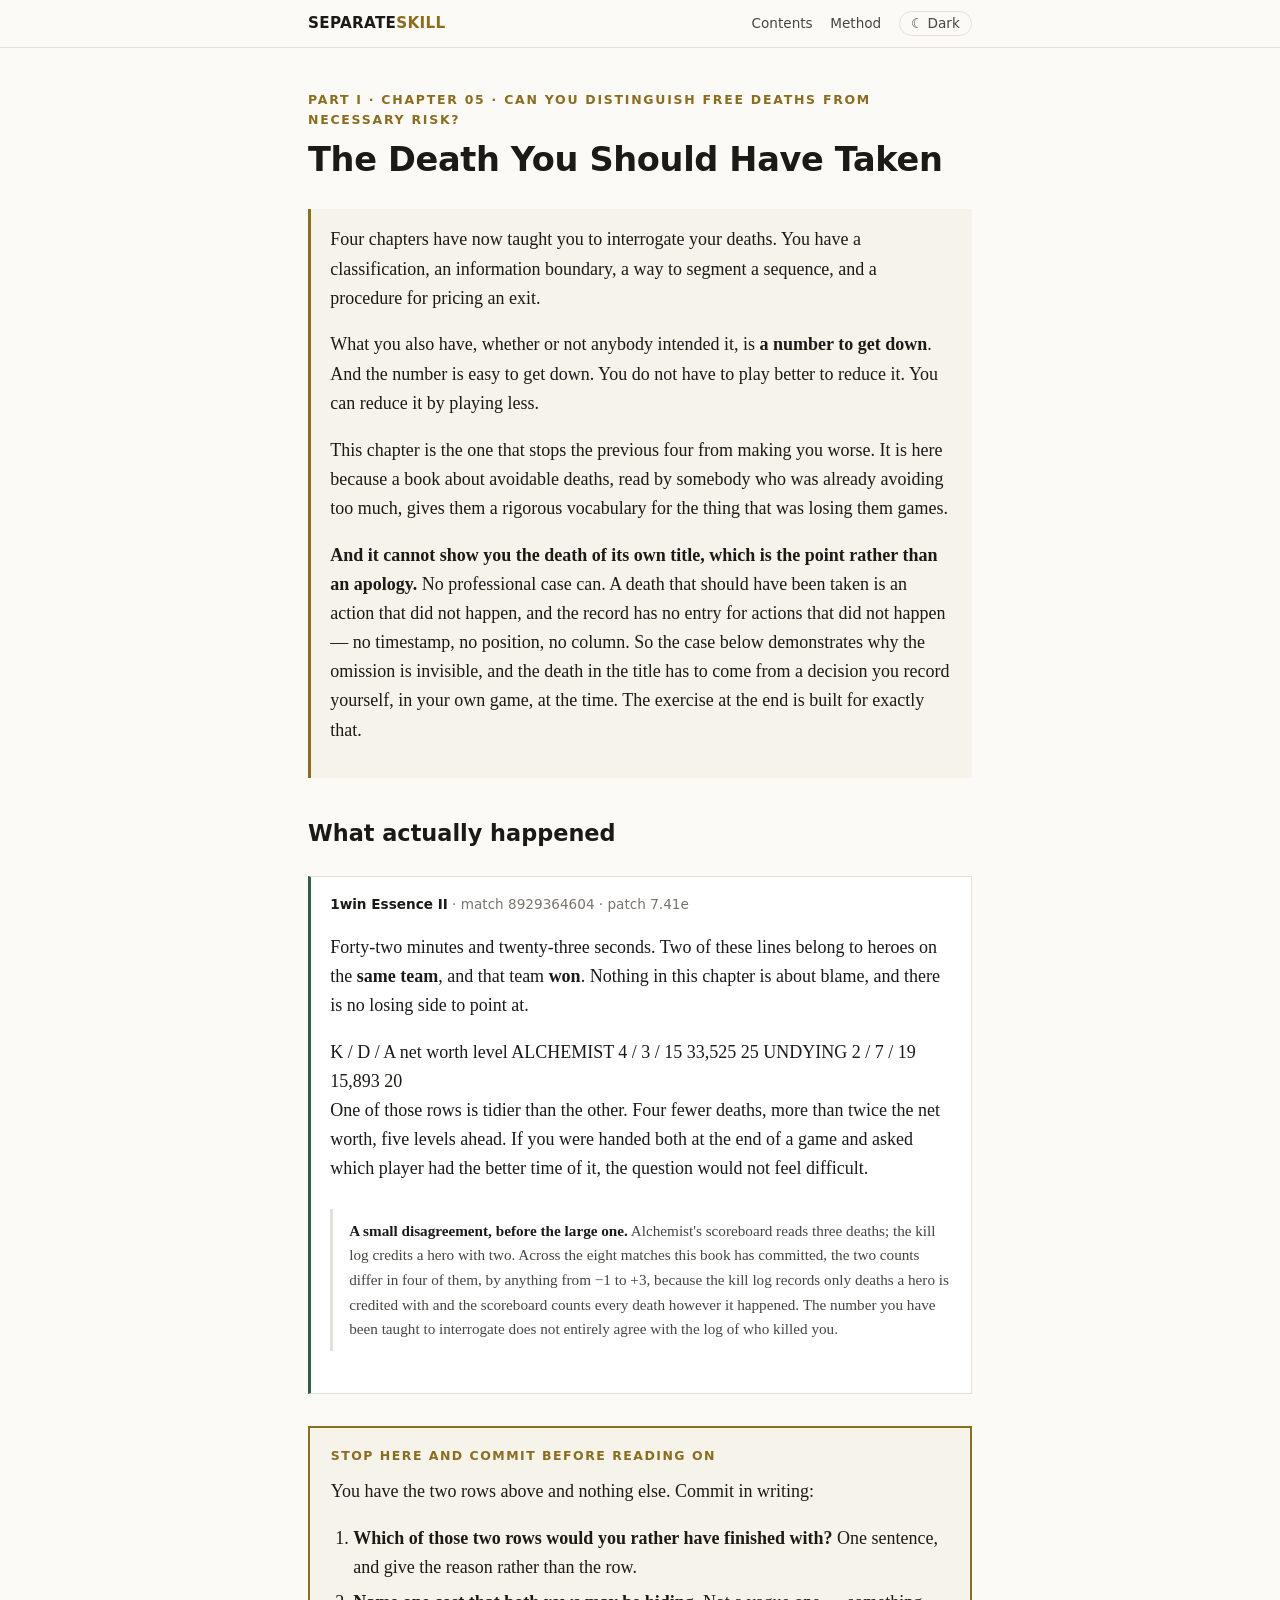
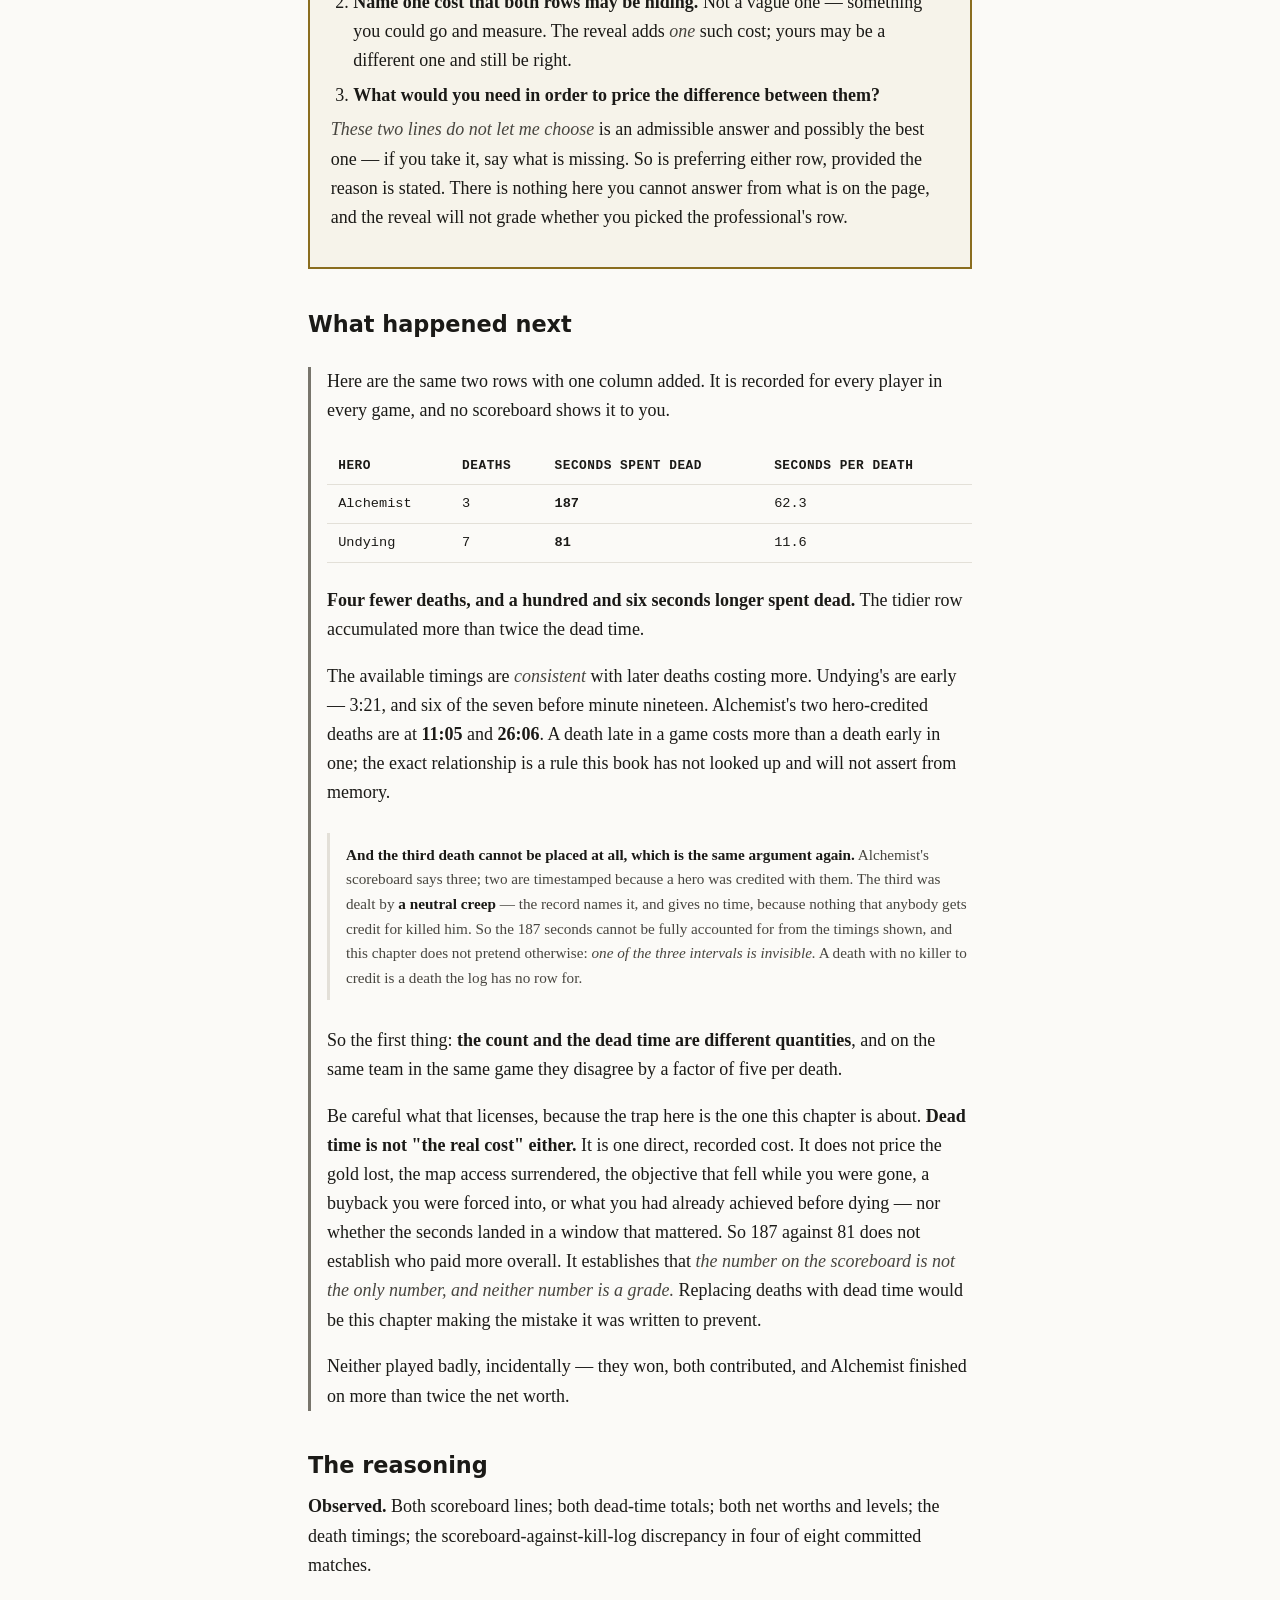
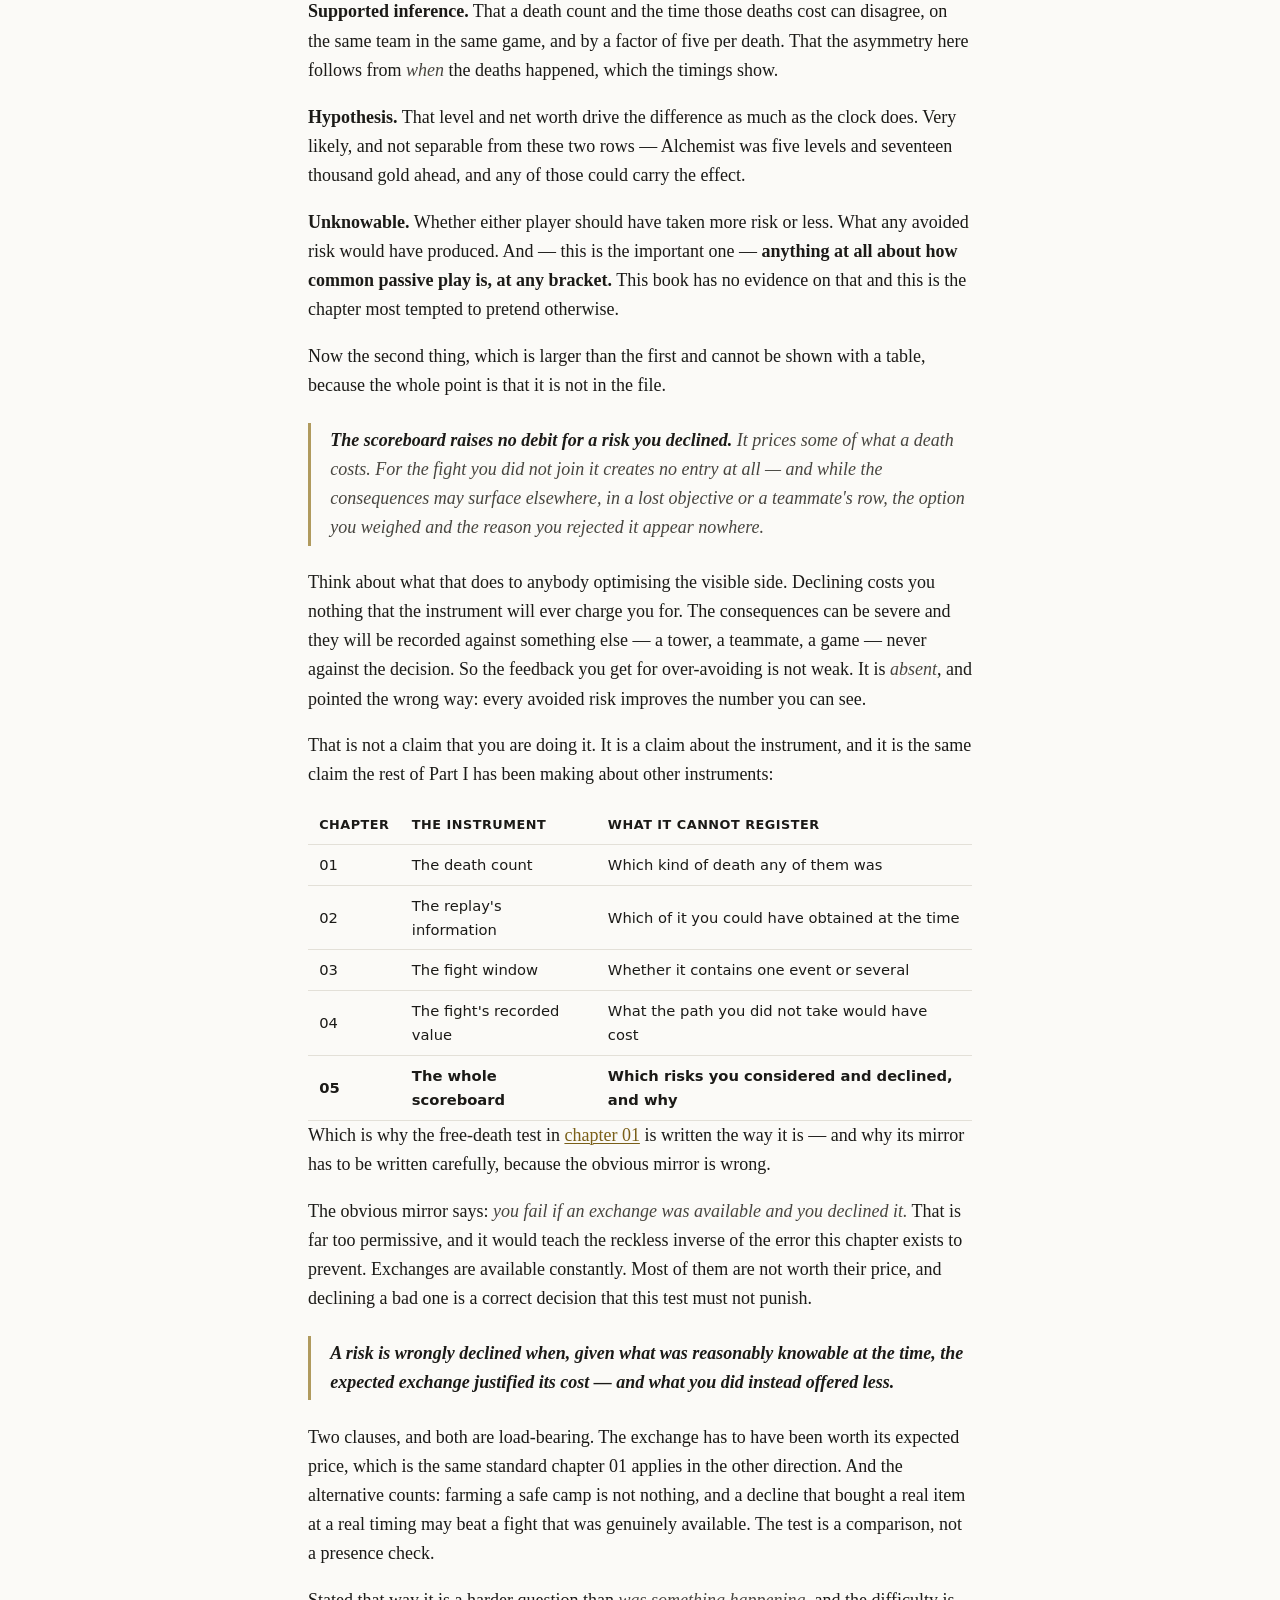
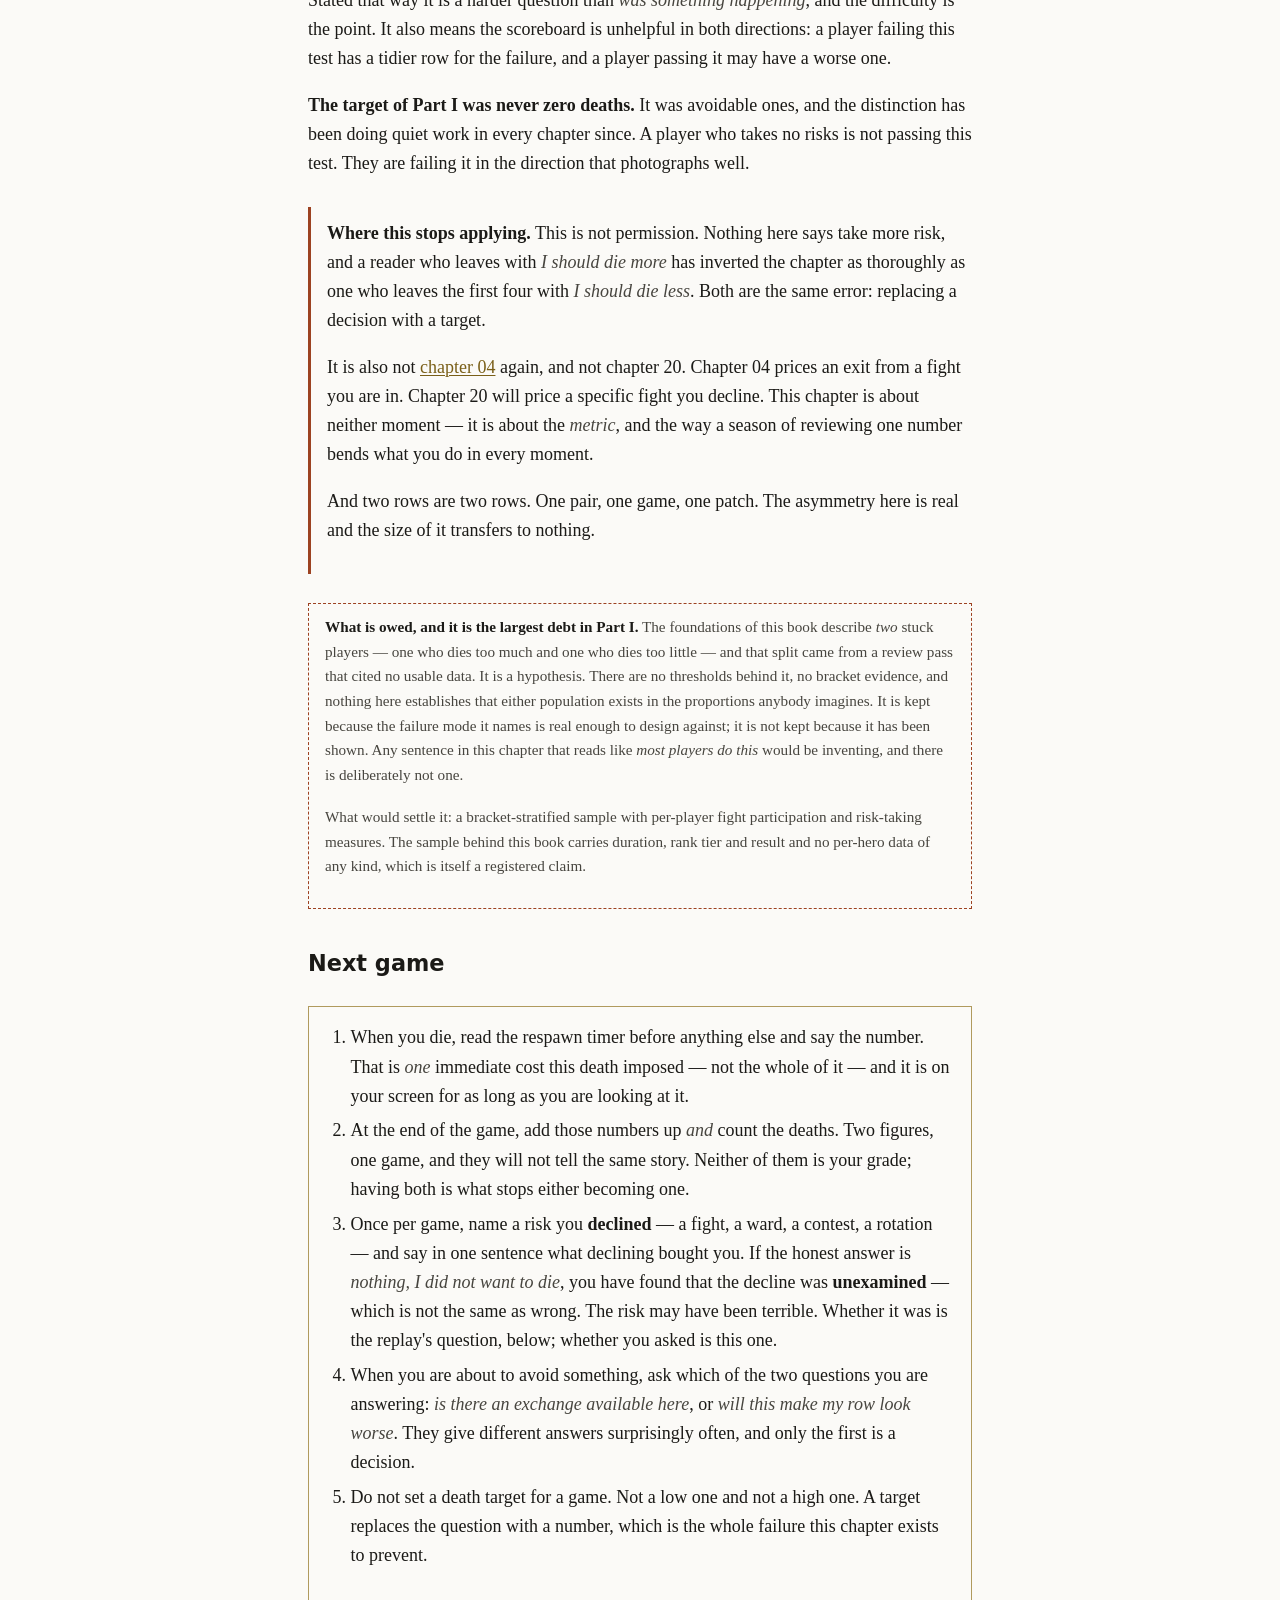
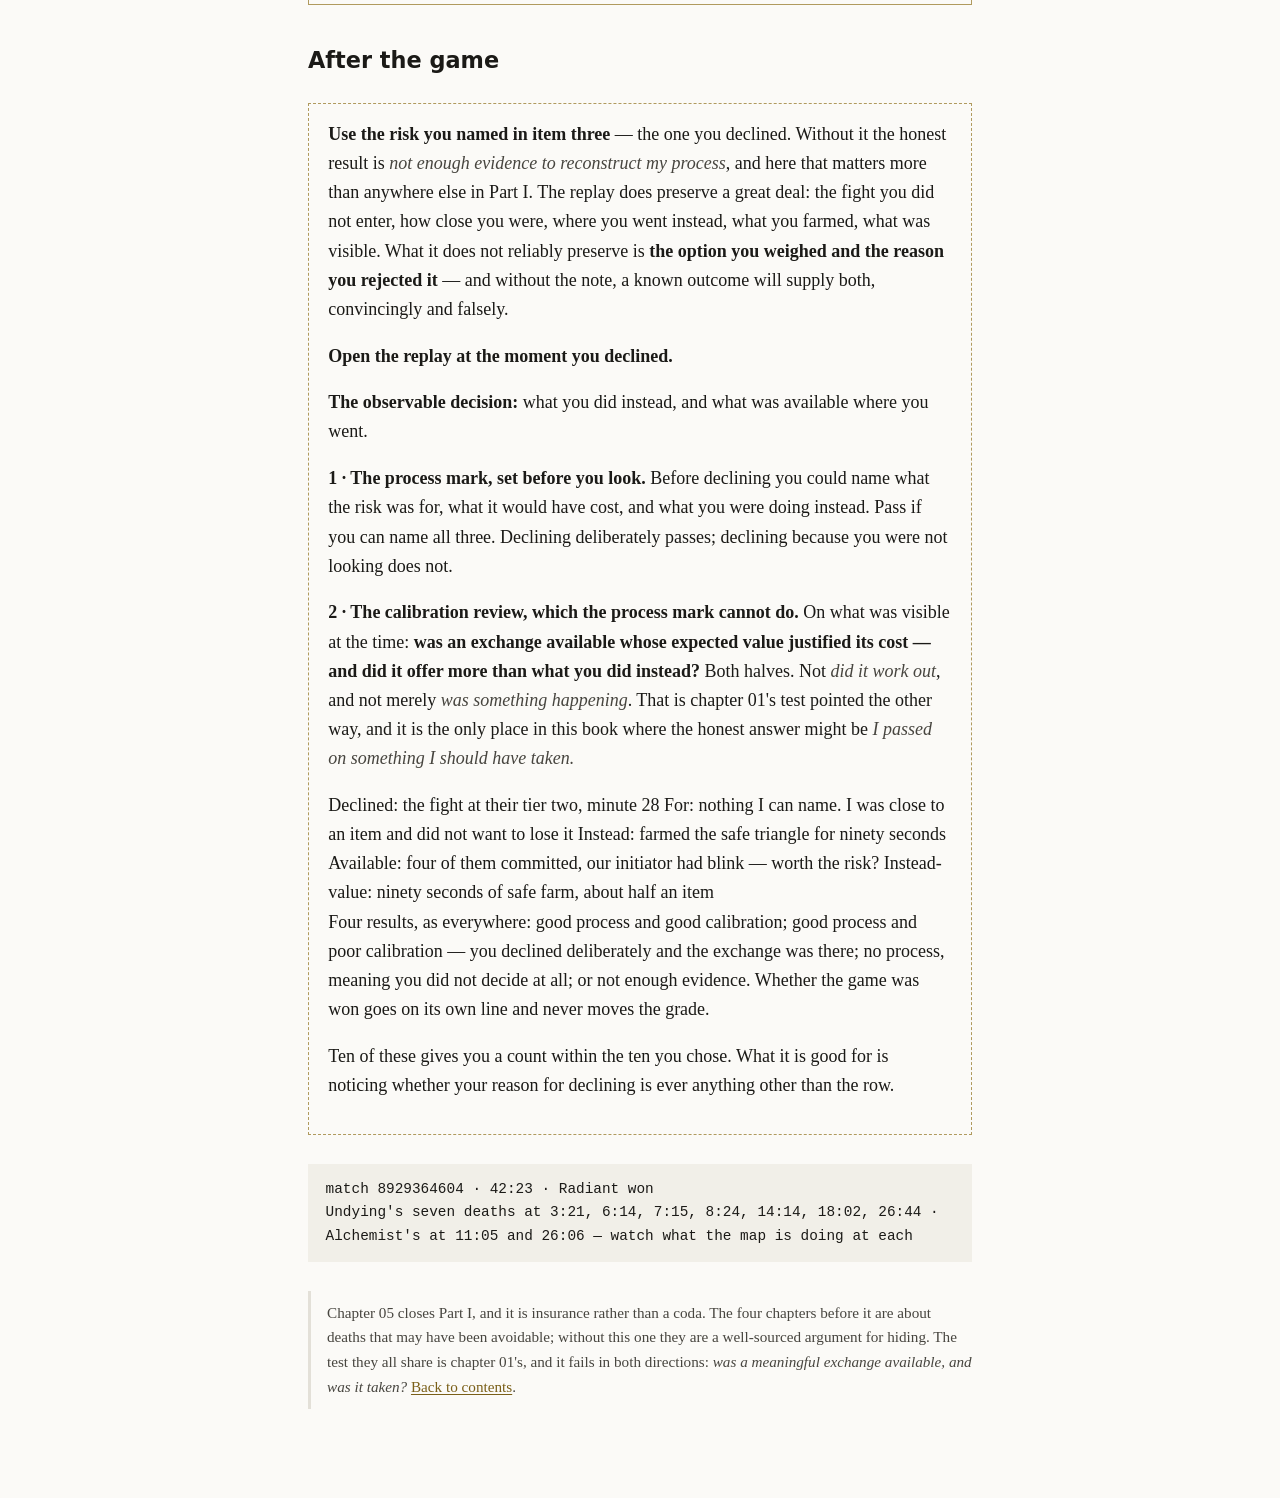
<file: docs/chapters/05-the-death-you-should-have-taken.html>
<!doctype html>
<html lang="en">
<meta charset="utf-8">
<!-- rules: CALIBRATION_MARK=2 HOLD_PASSABLE=2 NEXT_GAME_LIVE=1 -->
<meta name="viewport" content="width=device-width, initial-scale=1">
<title>05 · The Death You Should Have Taken — Winning Is a Separate Skill</title>
<meta name="description" content="Four chapters on deaths hand you a number to reduce. Two players on the same winning team: one has four fewer deaths and spent a hundred and six seconds longer dead. The count is not the cost, and the cost of what you avoided is not recorded at all.">
<script>try{var t=localStorage.getItem("separate-skill-theme");if(t)document.documentElement.setAttribute("data-theme",t);}catch(e){}</script>
<link rel="stylesheet" href="../static/style.css">
<script defer src="../static/theme.js"></script>

<a class="skip" href="#content">Skip to content</a>
<header class="site-header">
  <div class="wrap">
    <a class="brand" href="../index.html">Separate<span>Skill</span></a>
    <nav class="site-nav">
      <a href="../index.html">Contents</a>
      <a href="../about.html">Method</a>
      <button class="theme-toggle" type="button">☾ Dark</button>
    </nav>
  </div>
</header>

<main id="content">
  <div class="wrap">
    <p class="kicker">Part I · Chapter 05 · Can you distinguish free deaths from necessary risk?</p>
    <h1>The Death You Should Have Taken</h1>

    <div class="situation">
      <p>Four chapters have now taught you to interrogate your deaths. You have a classification, an
        information boundary, a way to segment a sequence, and a procedure for pricing an exit.</p>
      <p>What you also have, whether or not anybody intended it, is <strong>a number to get
        down</strong>. And the number is easy to get down. You do not have to play better to reduce it.
        You can reduce it by playing less.</p>
      <p>This chapter is the one that stops the previous four from making you worse. It is here
        because a book about avoidable deaths, read by somebody who was already avoiding too much,
        gives them a rigorous vocabulary for the thing that was losing them games.</p>
      <p><strong>And it cannot show you the death of its own title, which is the point rather than an
        apology.</strong> No professional case can. A death that should have been taken is an action
        that did not happen, and the record has no entry for actions that did not happen — no
        timestamp, no position, no column. So the case below demonstrates why the omission is
        invisible, and the death in the title has to come from a decision you record yourself, in your
        own game, at the time. The exercise at the end is built for exactly that.</p>
    </div>

    <h2>What actually happened</h2>

    <div class="case">
      <p class="case-head"><span class="who">1win Essence II</span> · match 8929364604 · patch 7.41e</p>

      <p>Forty-two minutes and twenty-three seconds. Two of these lines belong to heroes on the
        <strong>same team</strong>, and that team <strong>won</strong>. Nothing in this chapter is
        about blame, and there is no losing side to point at.</p>

      <div class="state">                  K / D / A        net worth      level

ALCHEMIST         4 / 3 / 15          33,525          25
UNDYING           2 / 7 / 19          15,893          20
</div>

      <p>One of those rows is tidier than the other. Four fewer deaths, more than twice the net worth,
        five levels ahead. If you were handed both at the end of a game and asked which player had the
        better time of it, the question would not feel difficult.</p>

      <p class="note"><strong>A small disagreement, before the large one.</strong> Alchemist's
        scoreboard reads three deaths; the kill log credits a hero with two. Across the eight matches
        this book has committed, the two counts differ in four of them, by anything from −1 to +3,
        because the kill log records only deaths a hero is credited with and the scoreboard counts
        every death however it happened. The number you have been taught to interrogate does not
        entirely agree with the log of who killed you.</p>
    </div>

    <div class="hold">
      <p>Stop here and commit before reading on</p>

      <p>You have the two rows above and nothing else. Commit in writing:</p>

      <ol>
        <li><strong>Which of those two rows would you rather have finished with?</strong> One sentence,
          and give the reason rather than the row.</li>
        <li><strong>Name one cost that both rows may be hiding.</strong> Not a vague one — something
          you could go and measure. The reveal adds <em>one</em> such cost; yours may be a different
          one and still be right.</li>
        <li><strong>What would you need in order to price the difference between them?</strong></li>
      </ol>

      <p><em>These two lines do not let me choose</em> is an admissible answer and possibly the best
        one — if you take it, say what is missing. So is preferring either row, provided the reason is
        stated. There is nothing here you cannot answer from what is on the page, and the reveal will
        not grade whether you picked the professional's row.</p>
    </div>

    <h2>What happened next</h2>

    <div class="reveal">
      <p>Here are the same two rows with one column added. It is recorded for every player in every
        game, and no scoreboard shows it to you.</p>

      <div class="timeline">
        <table>
          <thead><tr><th>Hero</th><th>Deaths</th><th>Seconds spent dead</th><th>Seconds per death</th></tr></thead>
          <tbody>
            <tr><td>Alchemist</td><td>3</td><td><strong>187</strong></td><td>62.3</td></tr>
            <tr><td>Undying</td><td>7</td><td><strong>81</strong></td><td>11.6</td></tr>
          </tbody>
        </table>
      </div>

      <p><strong>Four fewer deaths, and a hundred and six seconds longer spent dead.</strong> The
        tidier row accumulated more than twice the dead time.</p>

      <p>The available timings are <em>consistent</em> with later deaths costing more. Undying's are
        early — 3:21, and six of the seven before minute nineteen. Alchemist's two hero-credited
        deaths are at <strong>11:05</strong> and <strong>26:06</strong>. A death late in a game costs
        more than a death early in one; the exact relationship is a rule this book has not looked up
        and will not assert from memory.</p>

      <p class="note"><strong>And the third death cannot be placed at all, which is the same argument
        again.</strong> Alchemist's scoreboard says three; two are timestamped because a hero was
        credited with them. The third was dealt by <strong>a neutral creep</strong> — the record names
        it, and gives no time, because nothing that anybody gets credit for killed him. So the 187
        seconds cannot be fully accounted for from the timings shown, and this chapter does not pretend
        otherwise: <em>one of the three intervals is invisible.</em> A death with no killer to credit
        is a death the log has no row for.</p>

      <p>So the first thing: <strong>the count and the dead time are different quantities</strong>,
        and on the same team in the same game they disagree by a factor of five per death.</p>

      <p>Be careful what that licenses, because the trap here is the one this chapter is about.
        <strong>Dead time is not "the real cost" either.</strong> It is one direct, recorded cost. It
        does not price the gold lost, the map access surrendered, the objective that fell while you
        were gone, a buyback you were forced into, or what you had already achieved before dying — nor
        whether the seconds landed in a window that mattered. So 187 against 81 does not establish who
        paid more overall. It establishes that <em>the number on the scoreboard is not the only number,
        and neither number is a grade.</em> Replacing deaths with dead time would be this chapter
        making the mistake it was written to prevent.</p>

      <p>Neither played badly, incidentally — they won, both contributed, and Alchemist finished on
        more than twice the net worth.</p>
    </div>

    <h2>The reasoning</h2>

    <p><strong>Observed.</strong> Both scoreboard lines; both dead-time totals; both net worths and
      levels; the death timings; the scoreboard-against-kill-log discrepancy in four of eight
      committed matches.</p>

    <p><strong>Supported inference.</strong> That a death count and the time those deaths cost can
      disagree, on the same team in the same game, and by a factor of five per death. That the
      asymmetry here follows from <em>when</em> the deaths happened, which the timings show.</p>

    <p><strong>Hypothesis.</strong> That level and net worth drive the difference as much as the clock
      does. Very likely, and not separable from these two rows — Alchemist was five levels and
      seventeen thousand gold ahead, and any of those could carry the effect.</p>

    <p><strong>Unknowable.</strong> Whether either player should have taken more risk or less. What
      any avoided risk would have produced. And — this is the important one —
      <strong>anything at all about how common passive play is, at any bracket.</strong> This book has
      no evidence on that and this is the chapter most tempted to pretend otherwise.</p>

    <p>Now the second thing, which is larger than the first and cannot be shown with a table, because
      the whole point is that it is not in the file.</p>

    <blockquote><strong>The scoreboard raises no debit for a risk you declined.</strong> It prices
      some of what a death costs. For the fight you did not join it creates no entry at all — and
      while the <em>consequences</em> may surface elsewhere, in a lost objective or a teammate's row,
      the option you weighed and the reason you rejected it appear nowhere.</blockquote>

    <p>Think about what that does to anybody optimising the visible side. Declining costs you nothing
      that the instrument will ever charge you for. The consequences can be severe and they will be
      recorded against something else — a tower, a teammate, a game — never against the decision. So
      the feedback you get for over-avoiding is not weak. It is <em>absent</em>, and pointed the wrong
      way: every avoided risk improves the number you can see.</p>

    <p>That is not a claim that you are doing it. It is a claim about the instrument, and it is the
      same claim the rest of Part I has been making about other instruments:</p>

    <table>
      <thead><tr><th>Chapter</th><th>The instrument</th><th>What it cannot register</th></tr></thead>
      <tbody>
        <tr><td>01</td><td>The death count</td><td>Which kind of death any of them was</td></tr>
        <tr><td>02</td><td>The replay's information</td><td>Which of it you could have obtained at the time</td></tr>
        <tr><td>03</td><td>The fight window</td><td>Whether it contains one event or several</td></tr>
        <tr><td>04</td><td>The fight's recorded value</td><td>What the path you did not take would have cost</td></tr>
        <tr><td><strong>05</strong></td><td><strong>The whole scoreboard</strong></td><td><strong>Which risks you considered and declined, and why</strong></td></tr>
      </tbody>
    </table>

    <p>Which is why the free-death test in <a href="01-the-death-you-didnt-notice.html">chapter 01</a>
      is written the way it is — and why its mirror has to be written carefully, because the obvious
      mirror is wrong.</p>

    <p>The obvious mirror says: <em>you fail if an exchange was available and you declined it.</em>
      That is far too permissive, and it would teach the reckless inverse of the error this chapter
      exists to prevent. Exchanges are available constantly. Most of them are not worth their price,
      and declining a bad one is a correct decision that this test must not punish.</p>

    <blockquote><strong>A risk is wrongly declined when, given what was reasonably knowable at the
      time, the expected exchange justified its cost — and what you did instead offered less.</strong></blockquote>

    <p>Two clauses, and both are load-bearing. The exchange has to have been worth its expected price,
      which is the same standard chapter 01 applies in the other direction. And the alternative counts:
      farming a safe camp is not nothing, and a decline that bought a real item at a real timing may
      beat a fight that was genuinely available. The test is a comparison, not a presence check.</p>

    <p>Stated that way it is a harder question than <em>was something happening</em>, and the
      difficulty is the point. It also means the scoreboard is unhelpful in both directions: a player
      failing this test has a tidier row for the failure, and a player passing it may have a worse
      one.</p>

    <p><strong>The target of Part I was never zero deaths.</strong> It was avoidable ones, and the
      distinction has been doing quiet work in every chapter since. A player who takes no risks is not
      passing this test. They are failing it in the direction that photographs well.</p>

    <div class="boundary">
      <p><strong>Where this stops applying.</strong> This is not permission. Nothing here says take
        more risk, and a reader who leaves with <em>I should die more</em> has inverted the chapter as
        thoroughly as one who leaves the first four with <em>I should die less</em>. Both are the same
        error: replacing a decision with a target.</p>
      <p>It is also not <a href="04-leaving-is-a-skill.html">chapter 04</a> again, and not chapter 20.
        Chapter 04 prices an exit from a fight you are in. Chapter 20 will price a specific fight you
        decline. This chapter is about neither moment — it is about the <em>metric</em>, and the way a
        season of reviewing one number bends what you do in every moment.</p>
      <p>And two rows are two rows. One pair, one game, one patch. The asymmetry here is real and the
        size of it transfers to nothing.</p>
    </div>

    <div class="owed">
      <p><strong>What is owed, and it is the largest debt in Part I.</strong> The foundations of this
        book describe <em>two</em> stuck players — one who dies too much and one who dies too little —
        and that split came from a review pass that cited no usable data. It is a hypothesis. There
        are no thresholds behind it, no bracket evidence, and nothing here establishes that either
        population exists in the proportions anybody imagines. It is kept because the failure mode it
        names is real enough to design against; it is not kept because it has been shown. Any sentence
        in this chapter that reads like <em>most players do this</em> would be inventing, and there is
        deliberately not one.</p>
      <p>What would settle it: a bracket-stratified sample with per-player fight participation and
        risk-taking measures. The sample behind this book carries duration, rank tier and result and
        no per-hero data of any kind, which is itself a registered claim.</p>
    </div>

    <h2>Next game</h2>

    <div class="nextgame">
      <ol>
        <li>When you die, read the respawn timer before anything else and say the number. That is
          <em>one</em> immediate cost this death imposed — not the whole of it — and it is on your
          screen for as long as you are looking at it.</li>
        <li>At the end of the game, add those numbers up <em>and</em> count the deaths. Two figures,
          one game, and they will not tell the same story. Neither of them is your grade; having both
          is what stops either becoming one.</li>
        <li>Once per game, name a risk you <strong>declined</strong> — a fight, a ward, a contest, a
          rotation — and say in one sentence what declining bought you. If the honest answer is
          <em>nothing, I did not want to die</em>, you have found that the decline was
          <strong>unexamined</strong> — which is not the same as wrong. The risk may have been
          terrible. Whether it was is the replay's question, below; whether you asked is this
          one.</li>
        <li>When you are about to avoid something, ask which of the two questions you are answering:
          <em>is there an exchange available here</em>, or <em>will this make my row look worse</em>.
          They give different answers surprisingly often, and only the first is a decision.</li>
        <li>Do not set a death target for a game. Not a low one and not a high one. A target replaces
          the question with a number, which is the whole failure this chapter exists to prevent.</li>
      </ol>
    </div>

    <h2>After the game</h2>

    <div class="aftergame">
      <p><strong>Use the risk you named in item three</strong> — the one you declined. Without it the
        honest result is <em>not enough evidence to reconstruct my process</em>, and here that matters
        more than anywhere else in Part I. The replay does preserve a great deal: the fight you did not
        enter, how close you were, where you went instead, what you farmed, what was visible. What it
        does not reliably preserve is <strong>the option you weighed and the reason you rejected
        it</strong> — and without the note, a known outcome will supply both, convincingly and
        falsely.</p>
      <p><strong>Open the replay at the moment you declined.</strong></p>
      <p><strong>The observable decision:</strong> what you did instead, and what was available where
        you went.</p>
      <p><strong>1 · The process mark, set before you look.</strong> Before declining you could name
        what the risk was for, what it would have cost, and what you were doing instead. Pass if you
        can name all three. Declining deliberately passes; declining because you were not looking does
        not.</p>
      <p><strong>2 · The calibration review, which the process mark cannot do.</strong> On what was
        visible at the time: <strong>was an exchange available whose expected value justified its
        cost — and did it offer more than what you did instead?</strong> Both halves. Not <em>did it
        work out</em>, and not merely <em>was something happening</em>. That is chapter 01's test
        pointed the other way, and it is the only place in this book where the honest answer might be
        <em>I passed on something I should have taken.</em></p>
      <div class="state">Declined:   the fight at their tier two, minute 28
For:        nothing I can name. I was close to an item and did not want to lose it
Instead:    farmed the safe triangle for ninety seconds
Available:  four of them committed, our initiator had blink — worth the risk?
Instead-value: ninety seconds of safe farm, about half an item
</div>
      <p>Four results, as everywhere: good process and good calibration; good process and poor
        calibration — you declined deliberately and the exchange was there; no process, meaning you
        did not decide at all; or not enough evidence. Whether the game was won goes on its own line
        and never moves the grade.</p>
      <p>Ten of these gives you a count within the ten you chose. What it is good for is noticing
        whether your reason for declining is ever anything other than the row.</p>
    </div>

    <div class="replay">match 8929364604 · 42:23 · Radiant won<br>
      Undying's seven deaths at 3:21, 6:14, 7:15, 8:24, 14:14, 18:02, 26:44 · Alchemist's at 11:05 and
      26:06 — watch what the map is doing at each</div>

    <p class="note">Chapter 05 closes Part I, and it is insurance rather than a coda. The four
      chapters before it are about deaths that may have been avoidable; without this one they are a
      well-sourced argument for hiding. The test they all share is chapter 01's, and it fails in both
      directions: <em>was a meaningful exchange available, and was it taken?</em>
      <a href="../index.html">Back to contents</a>.</p>
  </div>
</main>
</html>
</file>
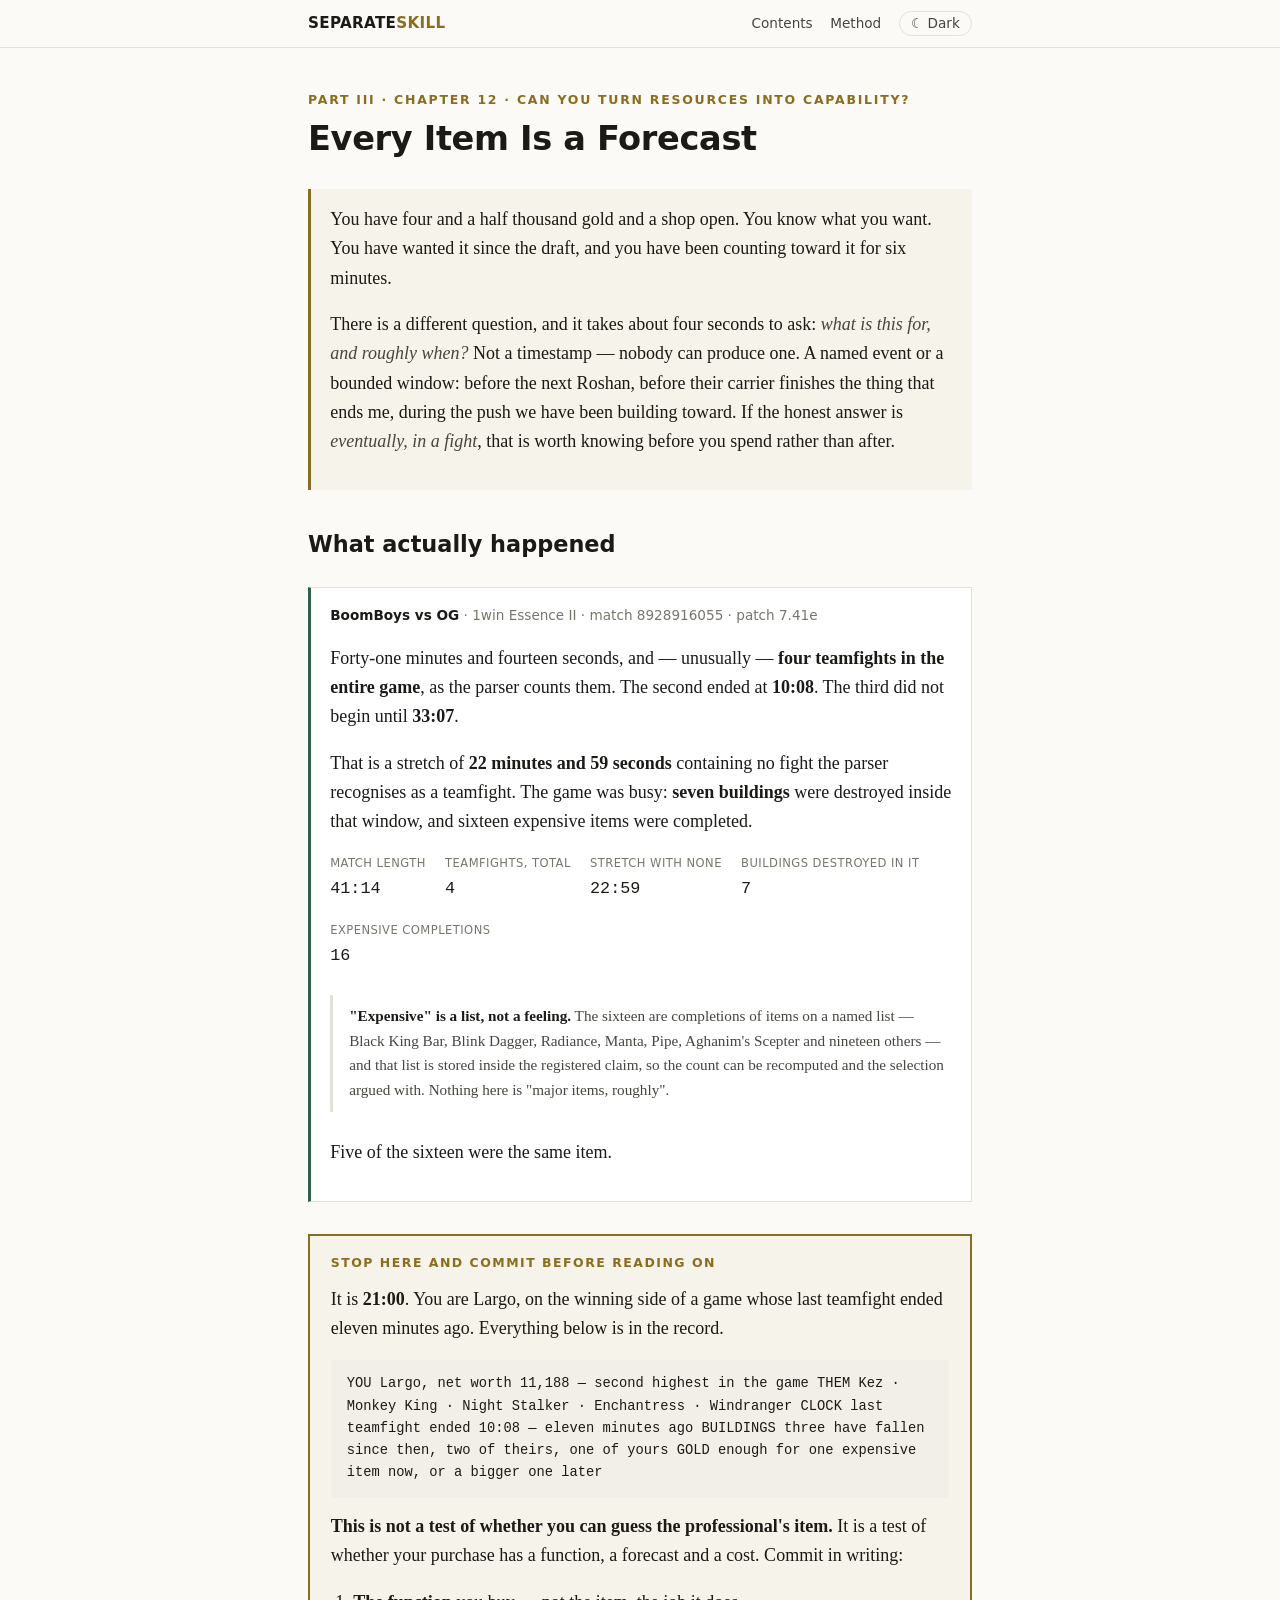
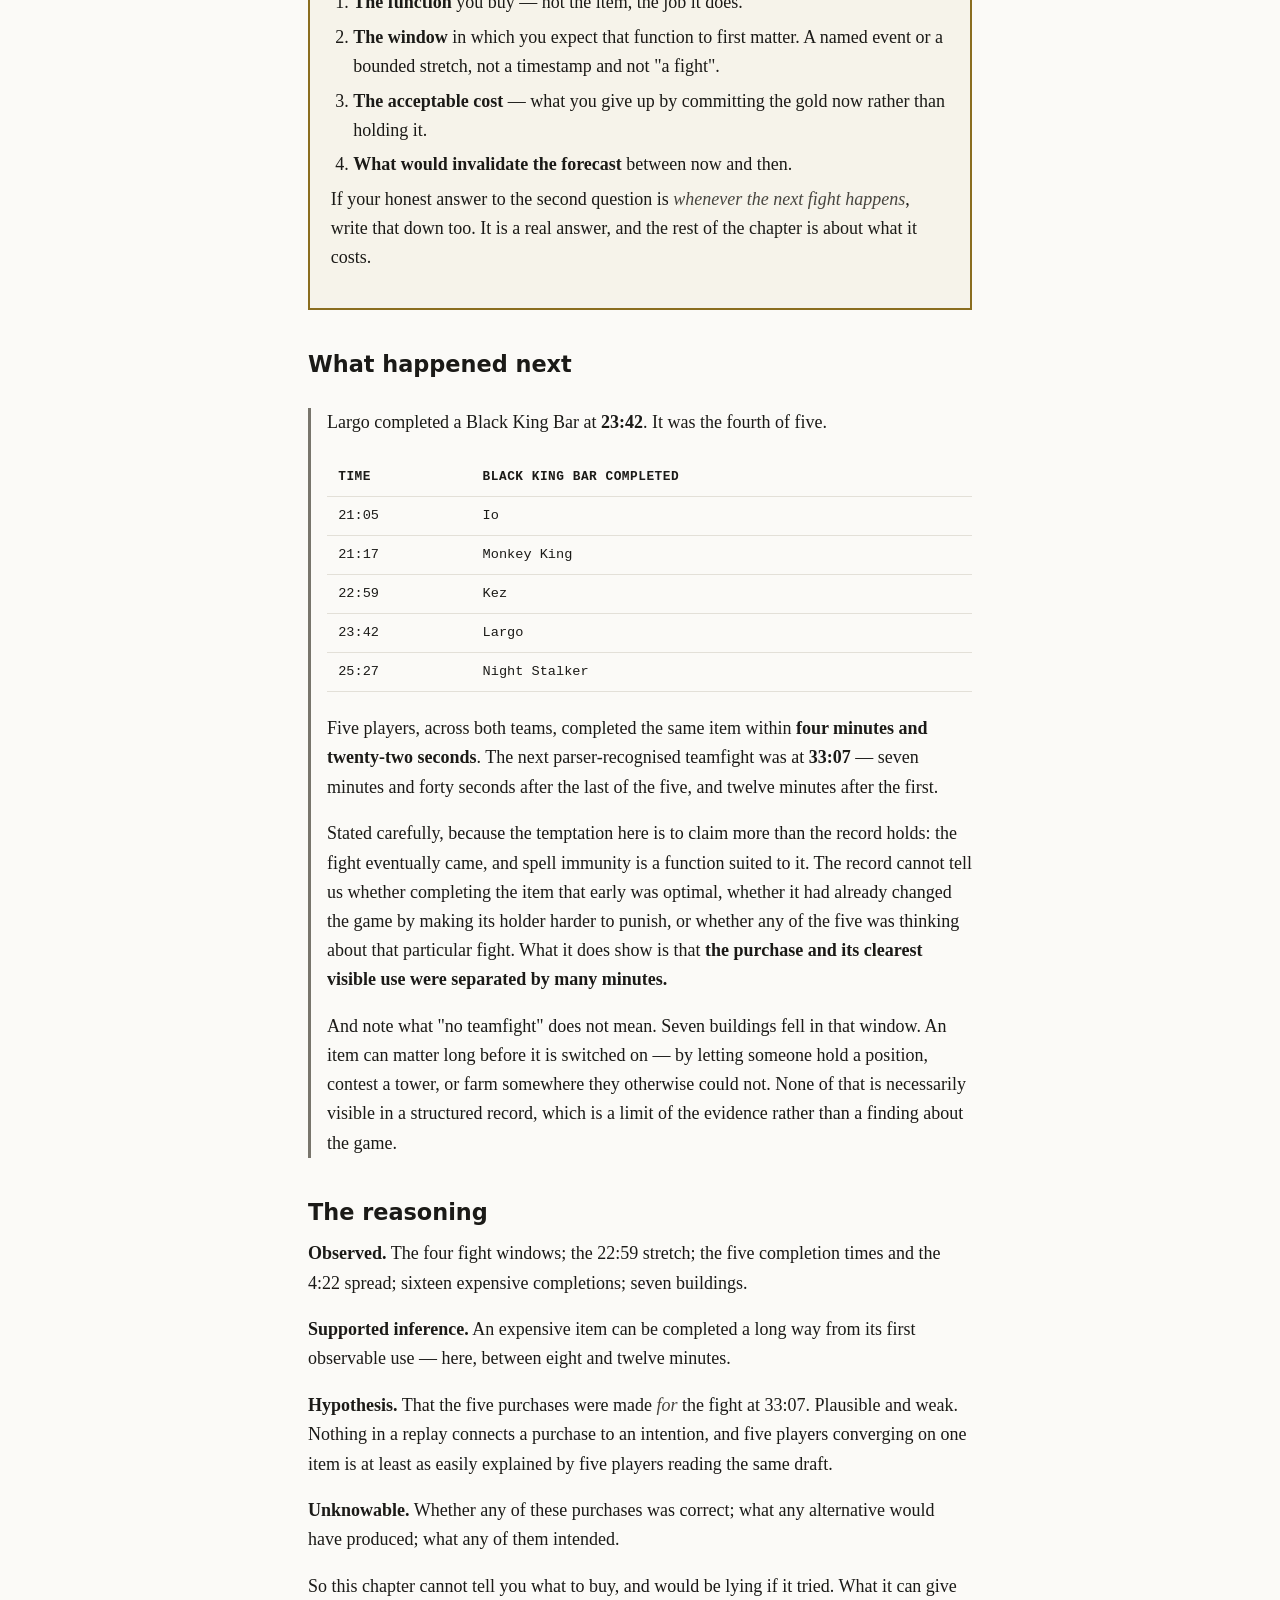
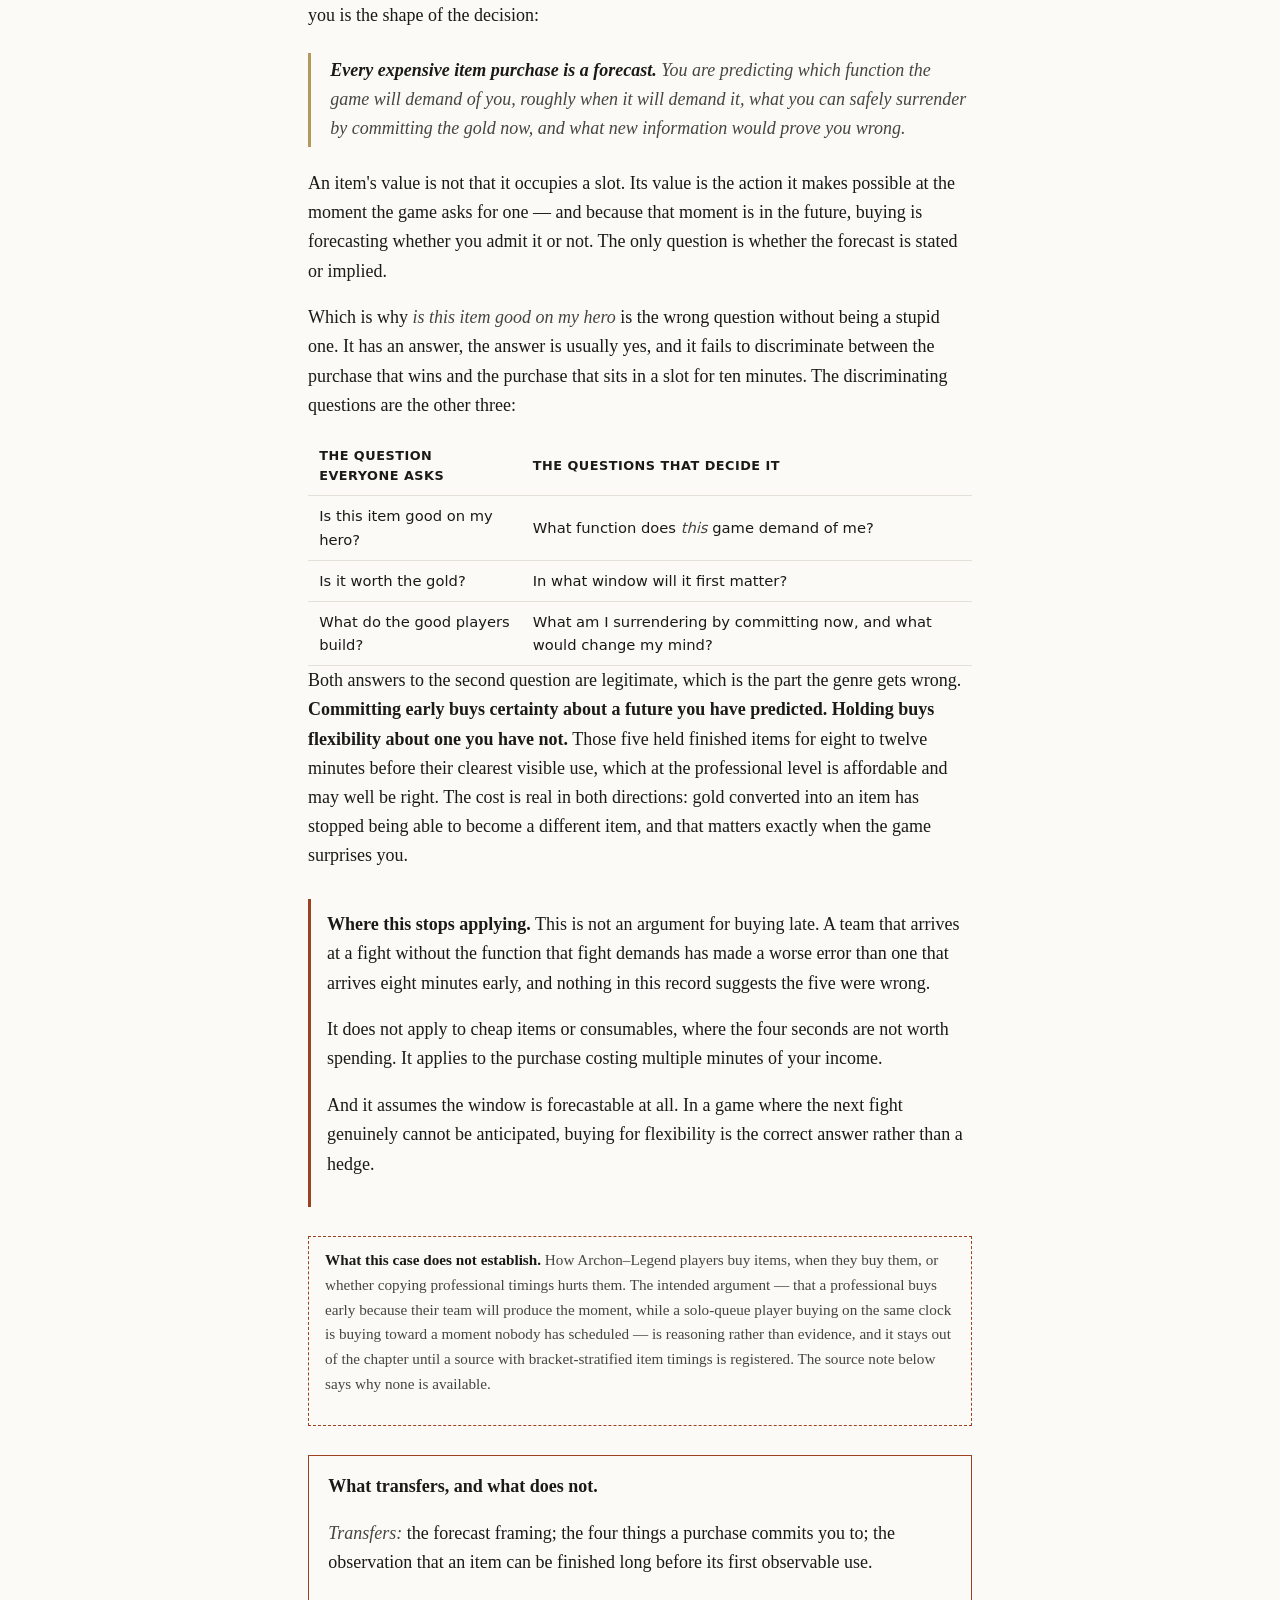
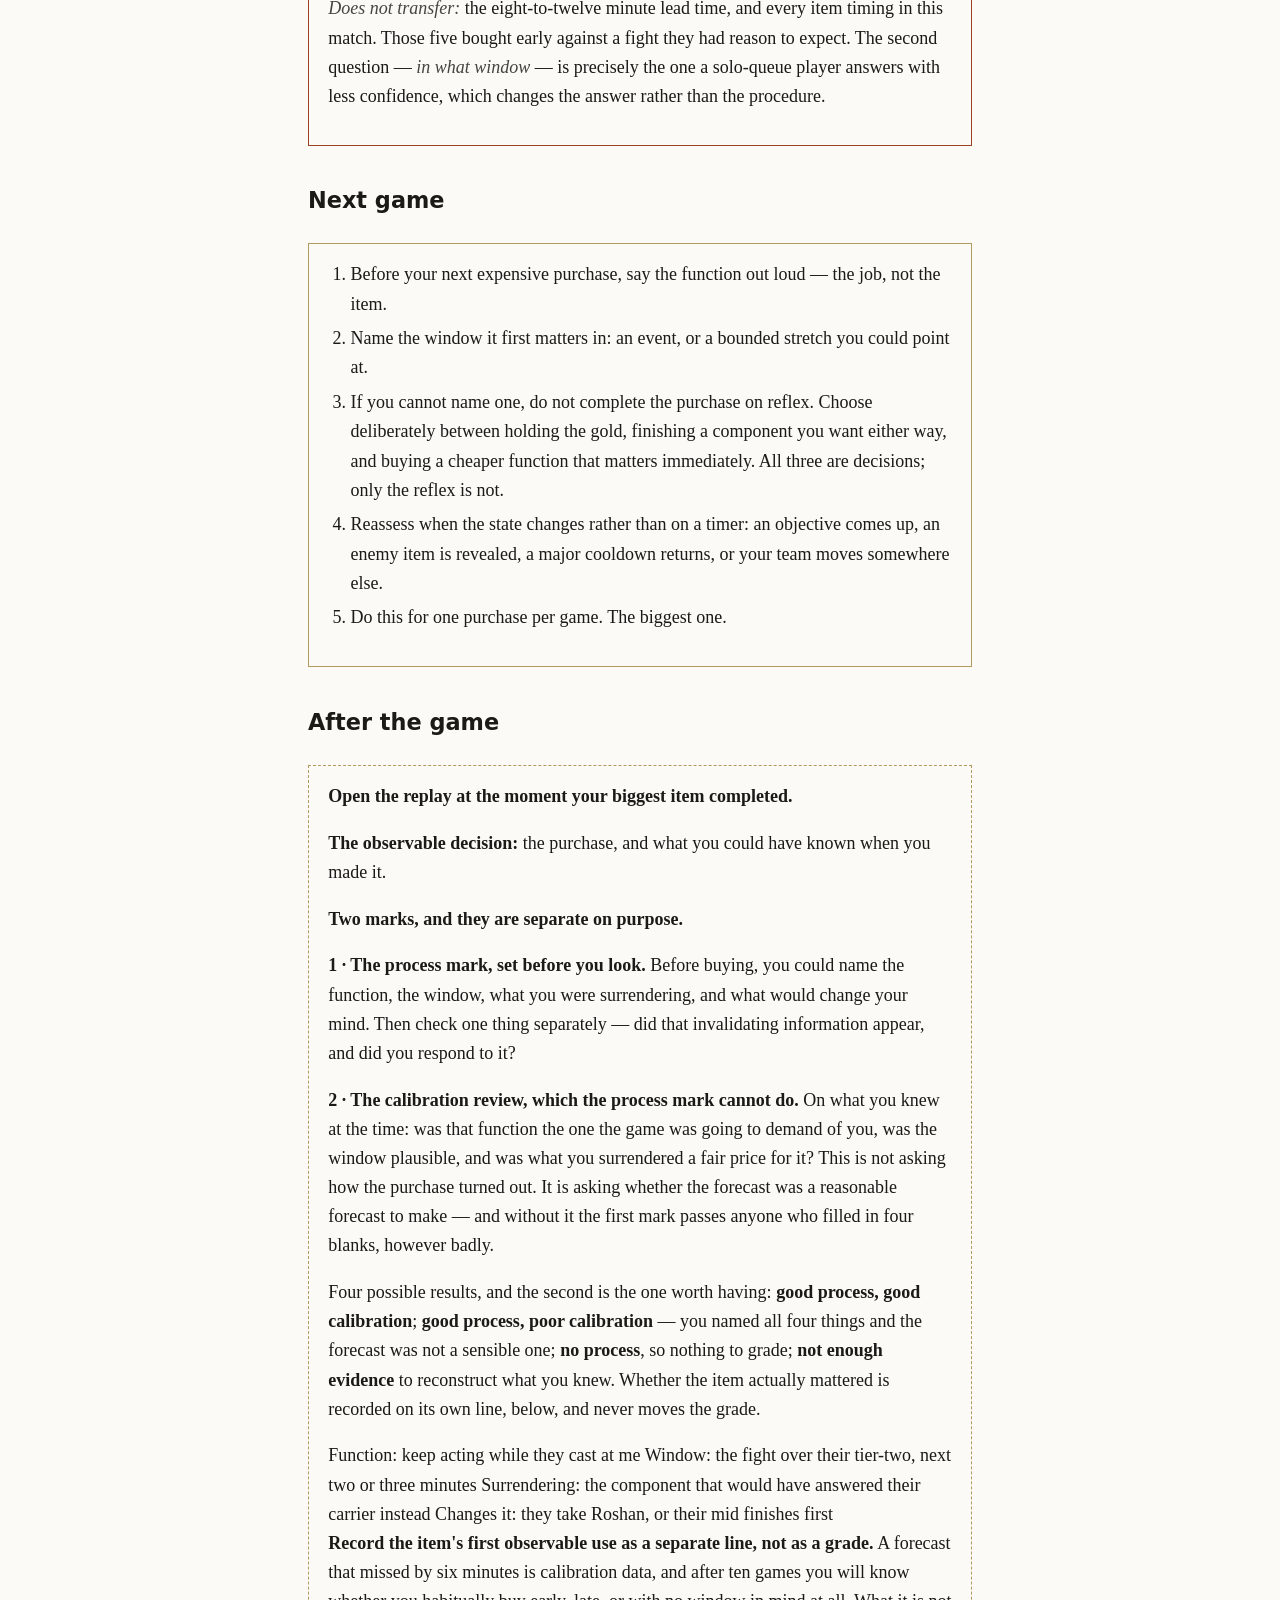
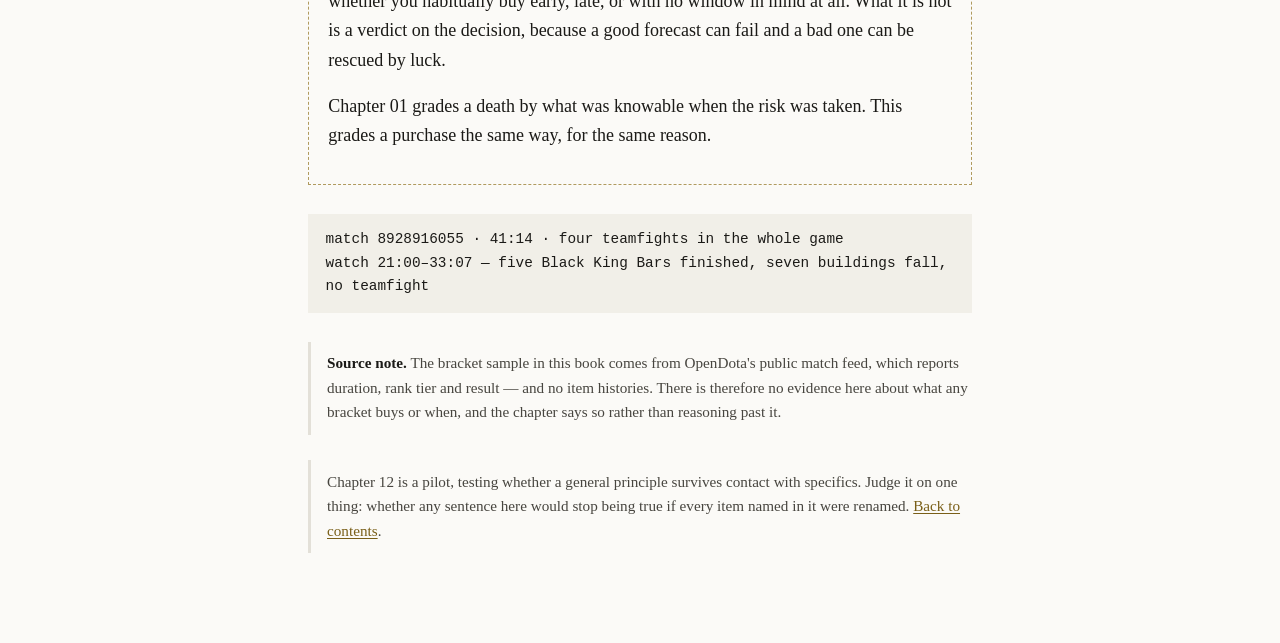
<file: docs/chapters/12-every-item-is-a-forecast.html>
<!doctype html>
<html lang="en">
<meta charset="utf-8">
<!-- rules: CALIBRATION_MARK=2 HOLD_PASSABLE=2 NEXT_GAME_LIVE=1 -->
<meta name="viewport" content="width=device-width, initial-scale=1">
<title>12 · Every Item Is a Forecast — Winning Is a Separate Skill</title>
<meta name="description" content="A major purchase commits flexible gold to a prediction: which function the game will need, when, and what you surrender by committing now. Five Black King Bars, and the fight that came eight minutes later.">
<script>try{var t=localStorage.getItem("separate-skill-theme");if(t)document.documentElement.setAttribute("data-theme",t);}catch(e){}</script>
<link rel="stylesheet" href="../static/style.css">
<script defer src="../static/theme.js"></script>

<a class="skip" href="#content">Skip to content</a>
<header class="site-header">
  <div class="wrap">
    <a class="brand" href="../index.html">Separate<span>Skill</span></a>
    <nav class="site-nav">
      <a href="../index.html">Contents</a>
      <a href="../about.html">Method</a>
      <button class="theme-toggle" type="button">☾ Dark</button>
    </nav>
  </div>
</header>

<main id="content">
  <div class="wrap">
    <p class="kicker">Part III · Chapter 12 · Can you turn resources into capability?</p>
    <h1>Every Item Is a Forecast</h1>

    <div class="situation">
      <p>You have four and a half thousand gold and a shop open. You know what you want. You have
        wanted it since the draft, and you have been counting toward it for six minutes.</p>
      <p>There is a different question, and it takes about four seconds to ask: <em>what is this for,
        and roughly when?</em> Not a timestamp — nobody can produce one. A named event or a bounded
        window: before the next Roshan, before their carrier finishes the thing that ends me, during
        the push we have been building toward. If the honest answer is <em>eventually, in a
        fight</em>, that is worth knowing before you spend rather than after.</p>
    </div>

    <h2>What actually happened</h2>

    <div class="case">
      <p class="case-head"><span class="who">BoomBoys vs OG</span> · 1win Essence II · match
        8928916055 · patch 7.41e</p>

      <p>Forty-one minutes and fourteen seconds, and — unusually — <strong>four teamfights in the
        entire game</strong>, as the parser counts them. The second ended at <strong>10:08</strong>.
        The third did not begin until <strong>33:07</strong>.</p>

      <p>That is a stretch of <strong>22 minutes and 59 seconds</strong> containing no fight the
        parser recognises as a teamfight. The game was busy: <strong>seven buildings</strong> were
        destroyed inside that window, and sixteen expensive items were completed.</p>

      <div class="figures">
        <div><span class="k">Match length</span><span class="v">41:14</span></div>
        <div><span class="k">Teamfights, total</span><span class="v">4</span></div>
        <div><span class="k">Stretch with none</span><span class="v">22:59</span></div>
        <div><span class="k">Buildings destroyed in it</span><span class="v">7</span></div>
        <div><span class="k">Expensive completions</span><span class="v">16</span></div>
      </div>

      <p class="note"><strong>"Expensive" is a list, not a feeling.</strong> The sixteen are
        completions of items on a named list — Black King Bar, Blink Dagger, Radiance, Manta, Pipe,
        Aghanim's Scepter and nineteen others — and that list is stored inside the registered claim,
        so the count can be recomputed and the selection argued with. Nothing here is "major items,
        roughly".</p>

      <p>Five of the sixteen were the same item.</p>
    </div>

    <div class="hold">
      <p>Stop here and commit before reading on</p>

      <p>It is <strong>21:00</strong>. You are Largo, on the winning side of a game whose last
        teamfight ended eleven minutes ago. Everything below is in the record.</p>

      <div class="state">YOU        Largo, net worth 11,188 — second highest in the game
THEM       Kez · Monkey King · Night Stalker · Enchantress · Windranger
CLOCK      last teamfight ended 10:08 — eleven minutes ago
BUILDINGS  three have fallen since then, two of theirs, one of yours
GOLD       enough for one expensive item now, or a bigger one later
      </div>

      <p><strong>This is not a test of whether you can guess the professional's item.</strong> It is a
        test of whether your purchase has a function, a forecast and a cost. Commit in writing:</p>

      <ol>
        <li><strong>The function</strong> you buy — not the item, the job it does.</li>
        <li><strong>The window</strong> in which you expect that function to first matter. A named
          event or a bounded stretch, not a timestamp and not "a fight".</li>
        <li><strong>The acceptable cost</strong> — what you give up by committing the gold now rather
          than holding it.</li>
        <li><strong>What would invalidate the forecast</strong> between now and then.</li>
      </ol>

      <p>If your honest answer to the second question is <em>whenever the next fight happens</em>,
        write that down too. It is a real answer, and the rest of the chapter is about what it costs.</p>
    </div>

    <h2>What happened next</h2>

    <div class="reveal">
      <p>Largo completed a Black King Bar at <strong>23:42</strong>. It was the fourth of five.</p>

      <div class="timeline">
        <table>
          <thead><tr><th>Time</th><th>Black King Bar completed</th></tr></thead>
          <tbody>
            <tr><td>21:05</td><td>Io</td></tr>
            <tr><td>21:17</td><td>Monkey King</td></tr>
            <tr><td>22:59</td><td>Kez</td></tr>
            <tr><td>23:42</td><td>Largo</td></tr>
            <tr><td>25:27</td><td>Night Stalker</td></tr>
          </tbody>
        </table>
      </div>

      <p>Five players, across both teams, completed the same item within <strong>four minutes and
        twenty-two seconds</strong>. The next parser-recognised teamfight was at <strong>33:07</strong>
        — seven minutes and forty seconds after the last of the five, and twelve minutes after the
        first.</p>

      <p>Stated carefully, because the temptation here is to claim more than the record holds: the
        fight eventually came, and spell immunity is a function suited to it. The record cannot tell
        us whether completing the item that early was optimal, whether it had already changed the game
        by making its holder harder to punish, or whether any of the five was thinking about that
        particular fight. What it does show is that <strong>the purchase and its clearest visible use
        were separated by many minutes.</strong></p>

      <p>And note what "no teamfight" does not mean. Seven buildings fell in that window. An item can
        matter long before it is switched on — by letting someone hold a position, contest a tower, or
        farm somewhere they otherwise could not. None of that is necessarily visible in a structured
        record, which is a limit of the evidence rather than a finding about the game.</p>
    </div>

    <h2>The reasoning</h2>

    <p><strong>Observed.</strong> The four fight windows; the 22:59 stretch; the five completion times
      and the 4:22 spread; sixteen expensive completions; seven buildings.</p>

    <p><strong>Supported inference.</strong> An expensive item can be completed a long way from its
      first observable use — here, between eight and twelve minutes.</p>

    <p><strong>Hypothesis.</strong> That the five purchases were made <em>for</em> the fight at 33:07.
      Plausible and weak. Nothing in a replay connects a purchase to an intention, and five players
      converging on one item is at least as easily explained by five players reading the same draft.</p>

    <p><strong>Unknowable.</strong> Whether any of these purchases was correct; what any alternative
      would have produced; what any of them intended.</p>

    <p>So this chapter cannot tell you what to buy, and would be lying if it tried. What it can give
      you is the shape of the decision:</p>

    <blockquote><strong>Every expensive item purchase is a forecast.</strong> You are predicting which
      function the game will demand of you, roughly when it will demand it, what you can safely
      surrender by committing the gold now, and what new information would prove you wrong.</blockquote>

    <p>An item's value is not that it occupies a slot. Its value is the action it makes possible at
      the moment the game asks for one — and because that moment is in the future, buying is
      forecasting whether you admit it or not. The only question is whether the forecast is stated or
      implied.</p>

    <p>Which is why <em>is this item good on my hero</em> is the wrong question without being a stupid
      one. It has an answer, the answer is usually yes, and it fails to discriminate between the
      purchase that wins and the purchase that sits in a slot for ten minutes. The discriminating
      questions are the other three:</p>

    <table>
      <thead><tr><th>The question everyone asks</th><th>The questions that decide it</th></tr></thead>
      <tbody>
        <tr><td>Is this item good on my hero?</td><td>What function does <em>this</em> game demand of me?</td></tr>
        <tr><td>Is it worth the gold?</td><td>In what window will it first matter?</td></tr>
        <tr><td>What do the good players build?</td><td>What am I surrendering by committing now, and what would change my mind?</td></tr>
      </tbody>
    </table>

    <p>Both answers to the second question are legitimate, which is the part the genre gets wrong.
      <strong>Committing early buys certainty about a future you have predicted. Holding buys
      flexibility about one you have not.</strong> Those five held finished items for eight to twelve
      minutes before their clearest visible use, which at the professional level is affordable and may
      well be right. The cost is real in both directions: gold converted into an item has stopped
      being able to become a different item, and that matters exactly when the game surprises you.</p>

    <div class="boundary">
      <p><strong>Where this stops applying.</strong> This is not an argument for buying late. A team
        that arrives at a fight without the function that fight demands has made a worse error than one
        that arrives eight minutes early, and nothing in this record suggests the five were wrong.</p>
      <p>It does not apply to cheap items or consumables, where the four seconds are not worth
        spending. It applies to the purchase costing multiple minutes of your income.</p>
      <p>And it assumes the window is forecastable at all. In a game where the next fight genuinely
        cannot be anticipated, buying for flexibility is the correct answer rather than a hedge.</p>
    </div>

    <div class="owed">
      <p><strong>What this case does not establish.</strong> How Archon–Legend players buy items, when
        they buy them, or whether copying professional timings hurts them. The intended argument — that
        a professional buys early because their team will produce the moment, while a solo-queue player
        buying on the same clock is buying toward a moment nobody has scheduled — is reasoning rather
        than evidence, and it stays out of the chapter until a source with bracket-stratified item
        timings is registered. The source note below says why none is available.</p>
    </div>

    <div class="inversion">
      <p><strong>What transfers, and what does not.</strong></p>
      <p><em>Transfers:</em> the forecast framing; the four things a purchase commits you to; the
        observation that an item can be finished long before its first observable use.</p>
      <p><em>Does not transfer:</em> the eight-to-twelve minute lead time, and every item timing in
        this match. Those five bought early against a fight they had reason to expect. The second
        question — <em>in what window</em> — is precisely the one a solo-queue player answers with less
        confidence, which changes the answer rather than the procedure.</p>
    </div>

    <h2>Next game</h2>

    <div class="nextgame">
      <ol>
        <li>Before your next expensive purchase, say the function out loud — the job, not the item.</li>
        <li>Name the window it first matters in: an event, or a bounded stretch you could point at.</li>
        <li>If you cannot name one, do not complete the purchase on reflex. Choose deliberately
          between holding the gold, finishing a component you want either way, and buying a cheaper
          function that matters immediately. All three are decisions; only the reflex is not.</li>
        <li>Reassess when the state changes rather than on a timer: an objective comes up, an enemy
          item is revealed, a major cooldown returns, or your team moves somewhere else.</li>
        <li>Do this for one purchase per game. The biggest one.</li>
      </ol>
    </div>

    <h2>After the game</h2>

    <div class="aftergame">
      <p><strong>Open the replay at the moment your biggest item completed.</strong></p>
      <p><strong>The observable decision:</strong> the purchase, and what you could have known when
        you made it.</p>
      <p><strong>Two marks, and they are separate on purpose.</strong></p>
      <p><strong>1 · The process mark, set before you look.</strong> Before buying, you could name the
        function, the window, what you were surrendering, and what would change your mind. Then check
        one thing separately — did that invalidating information appear, and did you respond to it?</p>
      <p><strong>2 · The calibration review, which the process mark cannot do.</strong> On what you
        knew at the time: was that function the one the game was going to demand of you, was the
        window plausible, and was what you surrendered a fair price for it? This is not asking how the
        purchase turned out. It is asking whether the forecast was a reasonable forecast to make — and
        without it the first mark passes anyone who filled in four blanks, however badly.</p>
      <p>Four possible results, and the second is the one worth having: <strong>good process, good
        calibration</strong>; <strong>good process, poor calibration</strong> — you named all four
        things and the forecast was not a sensible one; <strong>no process</strong>, so nothing to
        grade; <strong>not enough evidence</strong> to reconstruct what you knew. Whether the item
        actually mattered is recorded on its own line, below, and never moves the grade.</p>
      <div class="state">Function:     keep acting while they cast at me
Window:       the fight over their tier-two, next two or three minutes
Surrendering: the component that would have answered their carrier instead
Changes it:   they take Roshan, or their mid finishes first
      </div>
      <p><strong>Record the item's first observable use as a separate line, not as a grade.</strong> A
        forecast that missed by six minutes is calibration data, and after ten games you will know
        whether you habitually buy early, late, or with no window in mind at all. What it is not is a
        verdict on the decision, because a good forecast can fail and a bad one can be rescued by
        luck.</p>
      <p>Chapter 01 grades a death by what was knowable when the risk was taken. This grades a purchase
        the same way, for the same reason.</p>
    </div>

    <div class="replay">match 8928916055 · 41:14 · four teamfights in the whole game<br>
      watch 21:00–33:07 — five Black King Bars finished, seven buildings fall, no teamfight</div>

    <p class="note"><strong>Source note.</strong> The bracket sample in this book comes from OpenDota's
      public match feed, which reports duration, rank tier and result — and no item histories. There is
      therefore no evidence here about what any bracket buys or when, and the chapter says so rather
      than reasoning past it.</p>

    <p class="note">Chapter 12 is a pilot, testing whether a general principle survives contact with
      specifics. Judge it on one thing: whether any sentence here would stop being true if every item
      named in it were renamed. <a href="../index.html">Back to contents</a>.</p>
  </div>
</main>
</html>
</file>
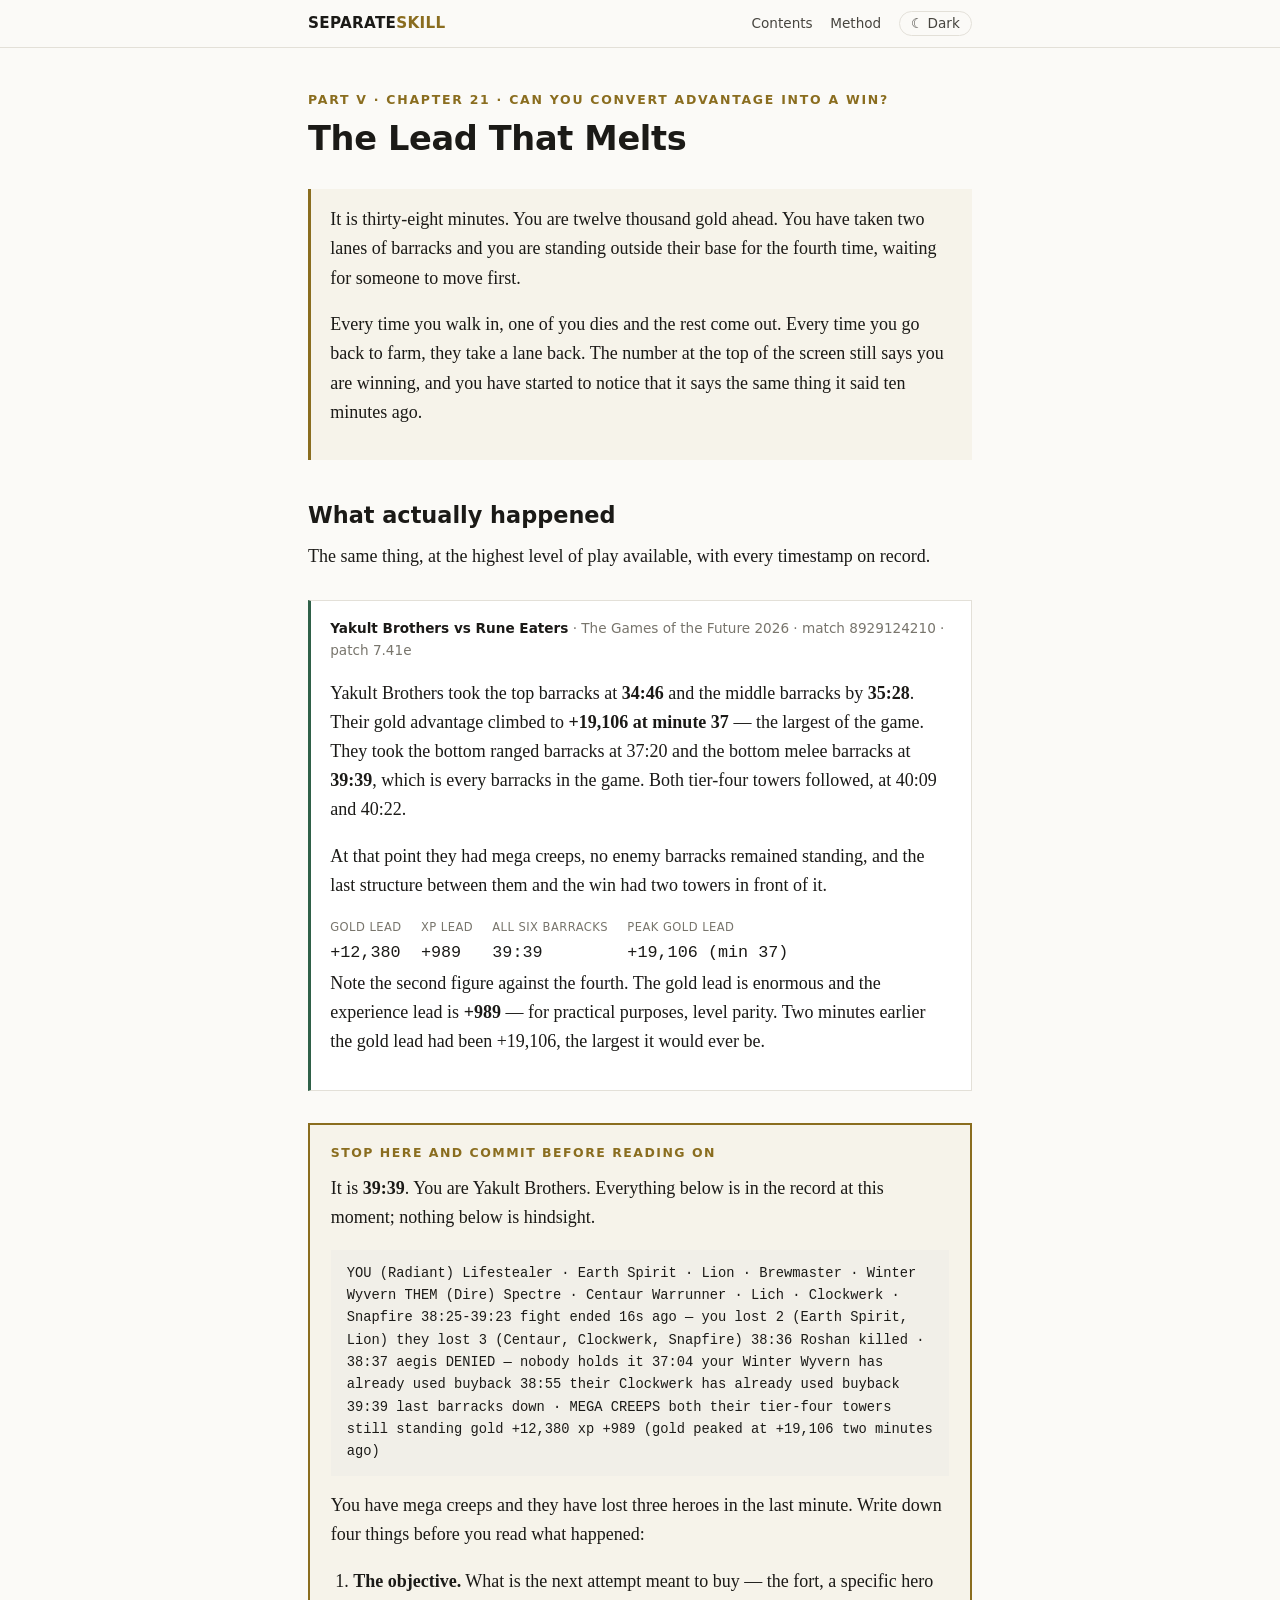
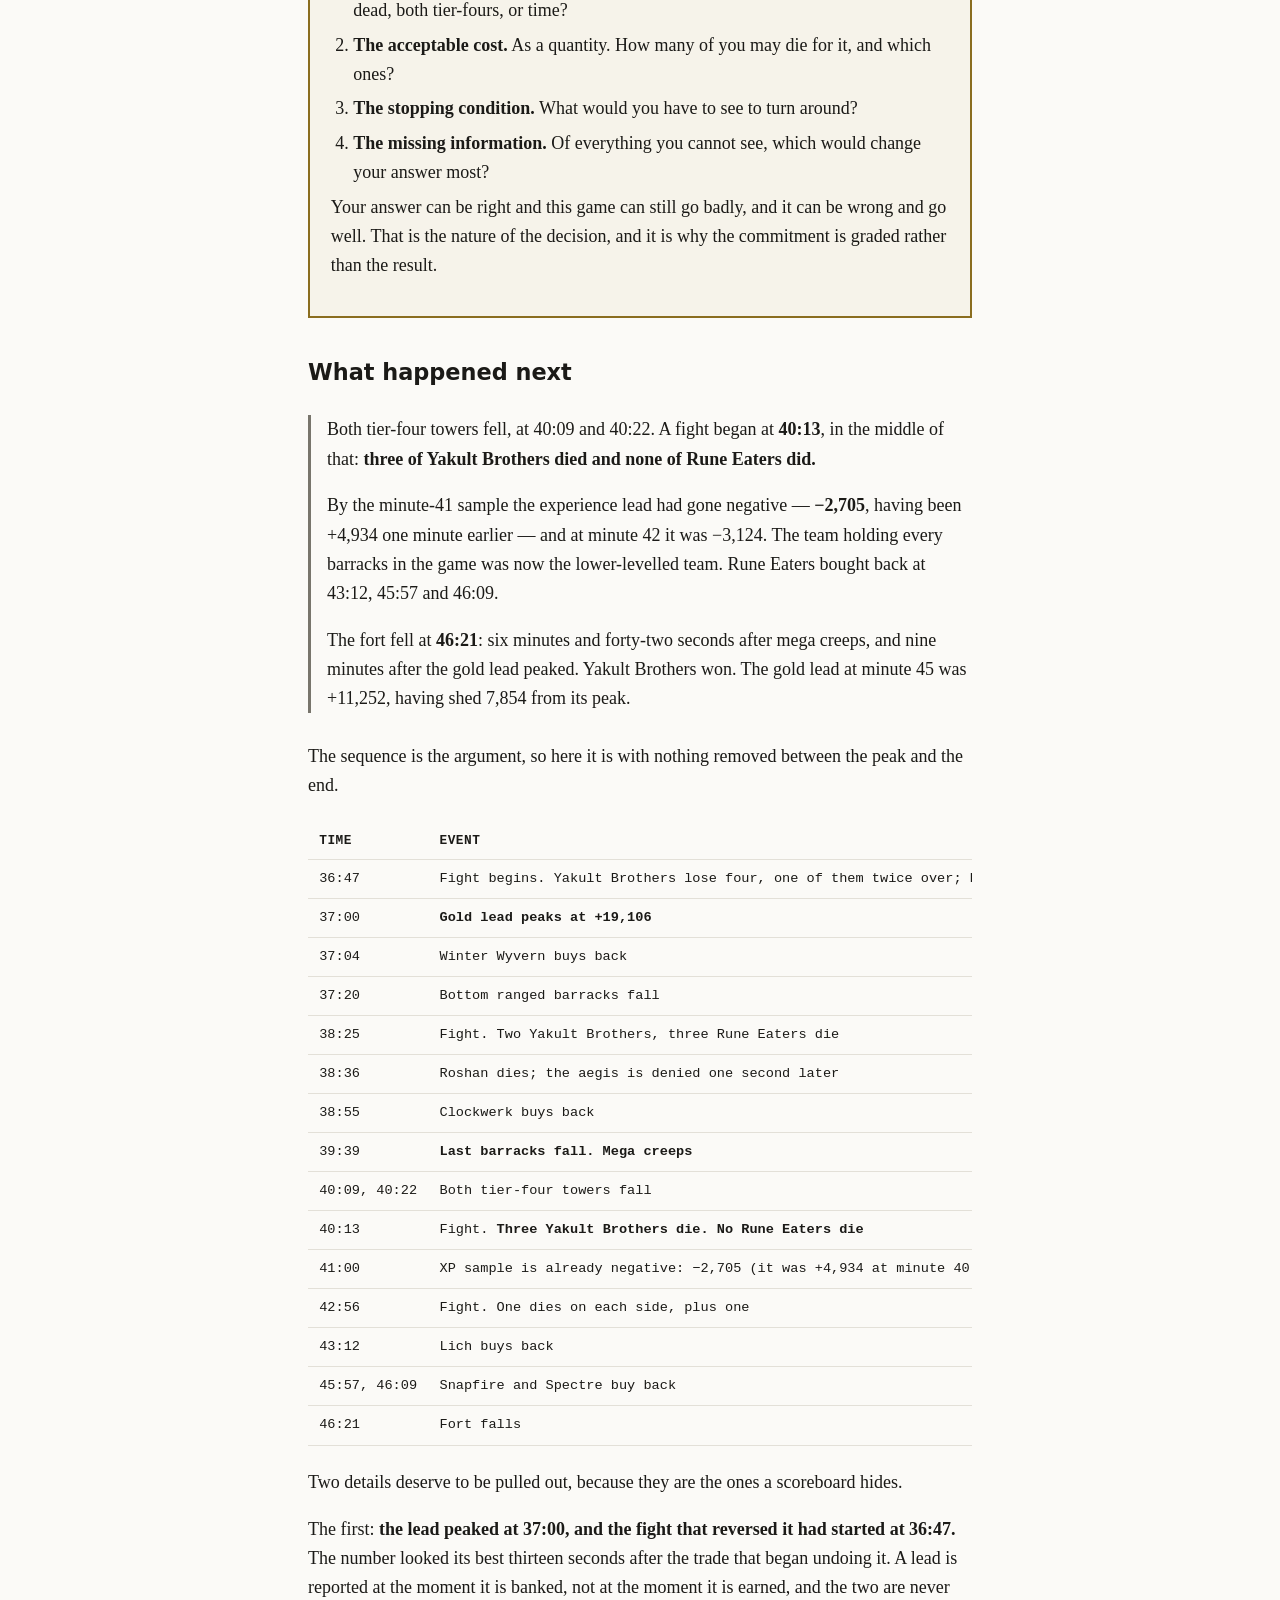
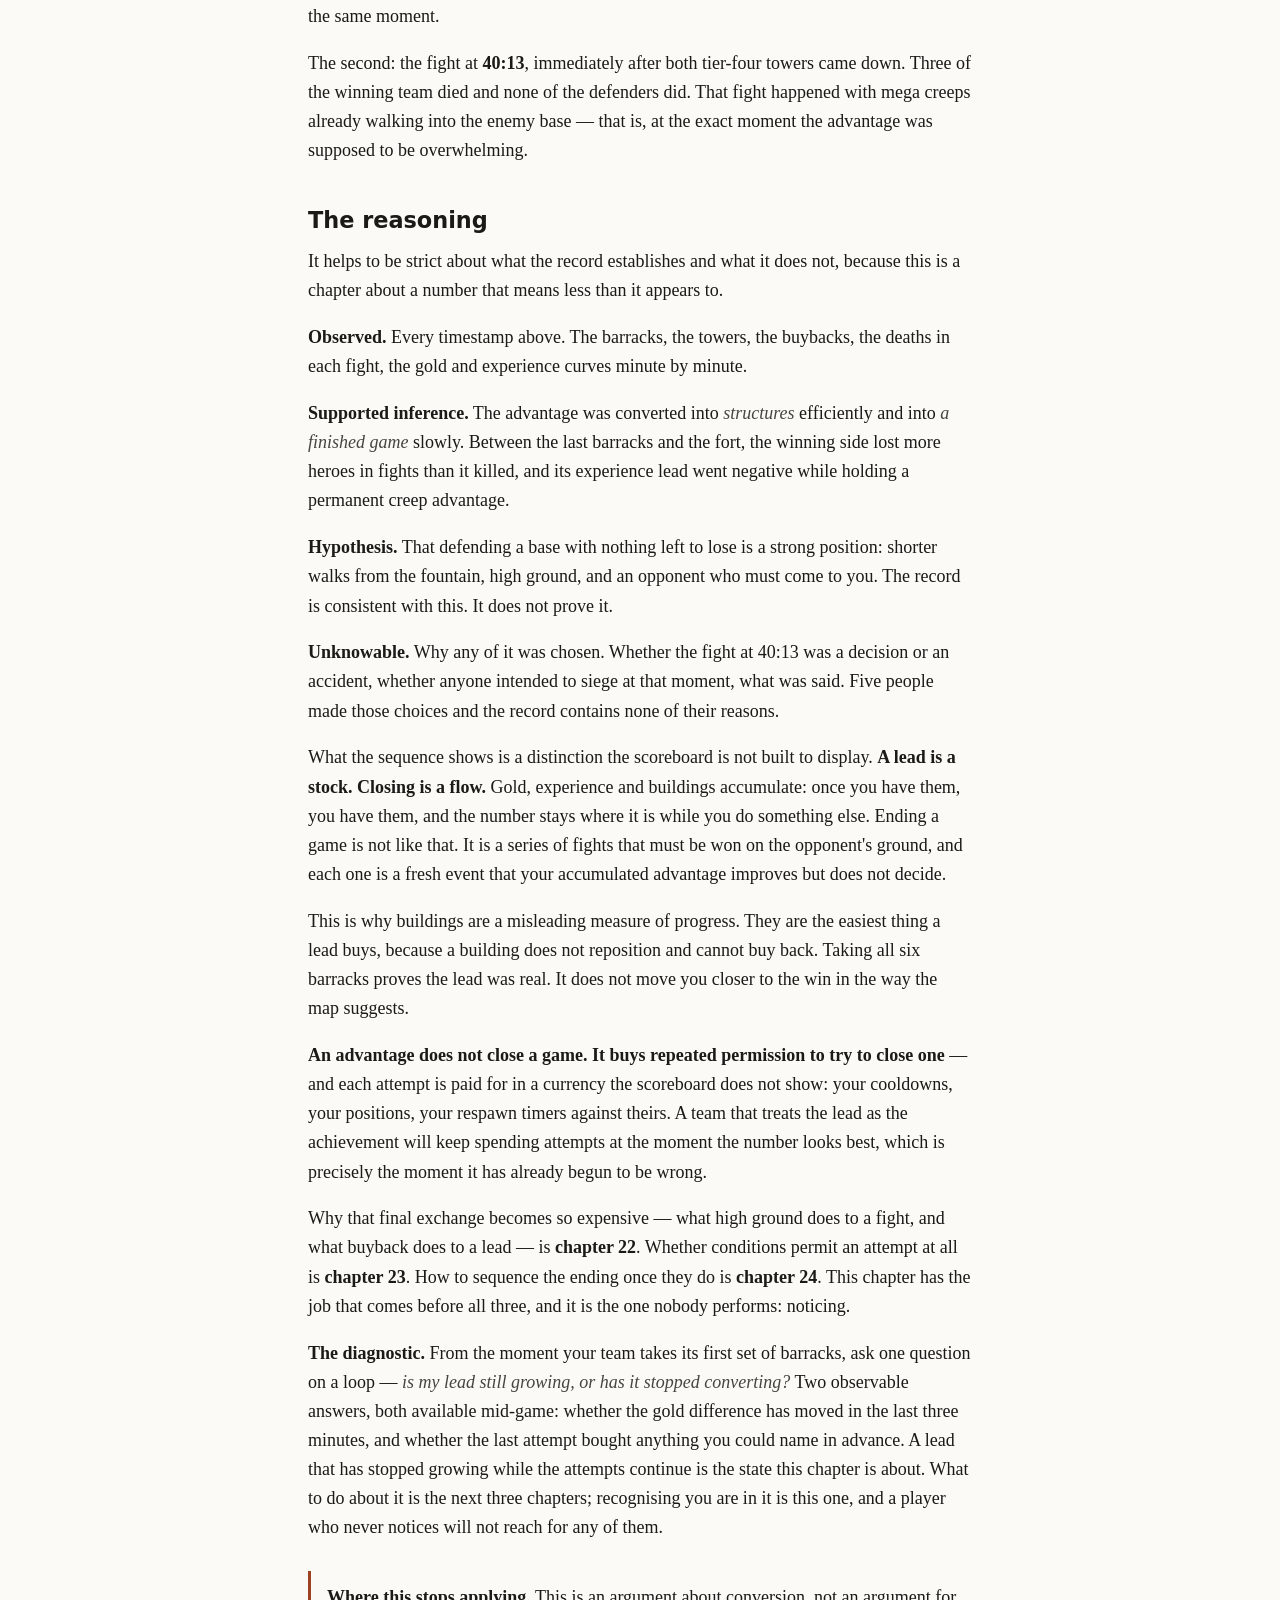
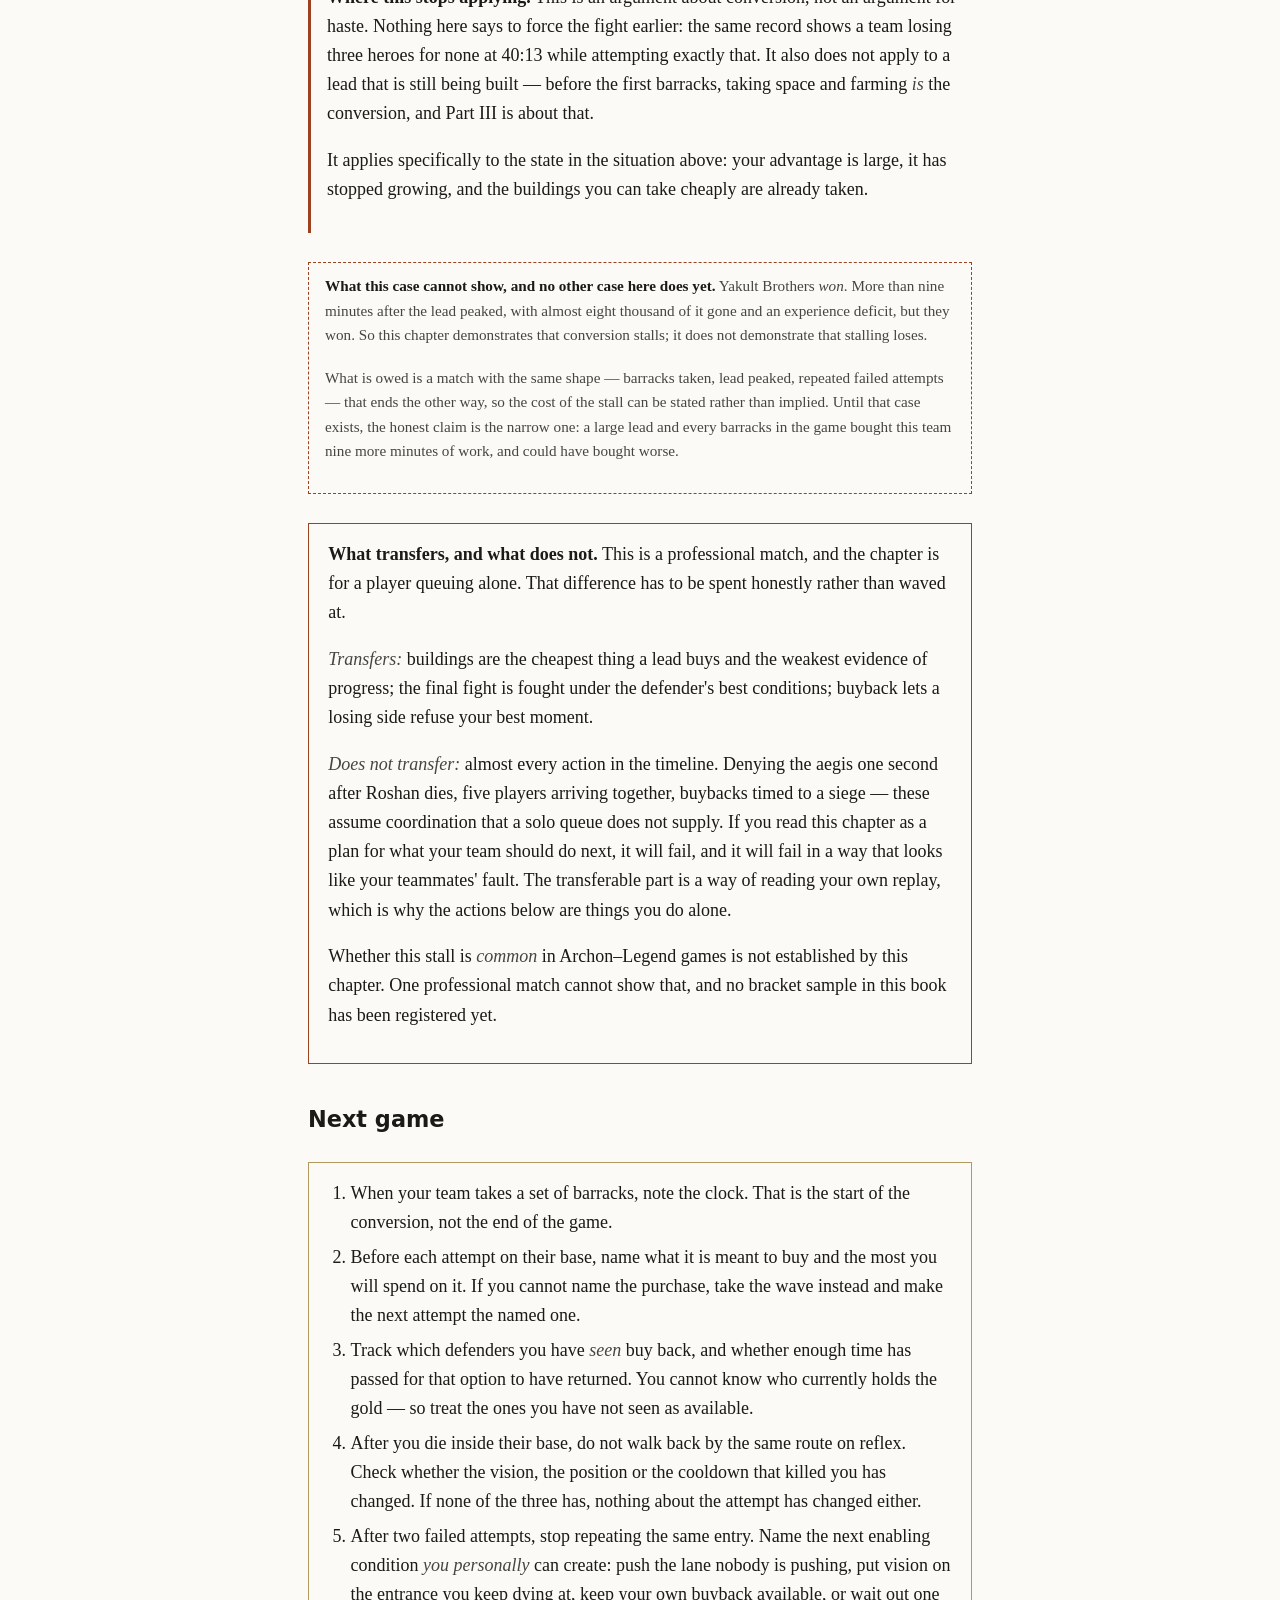
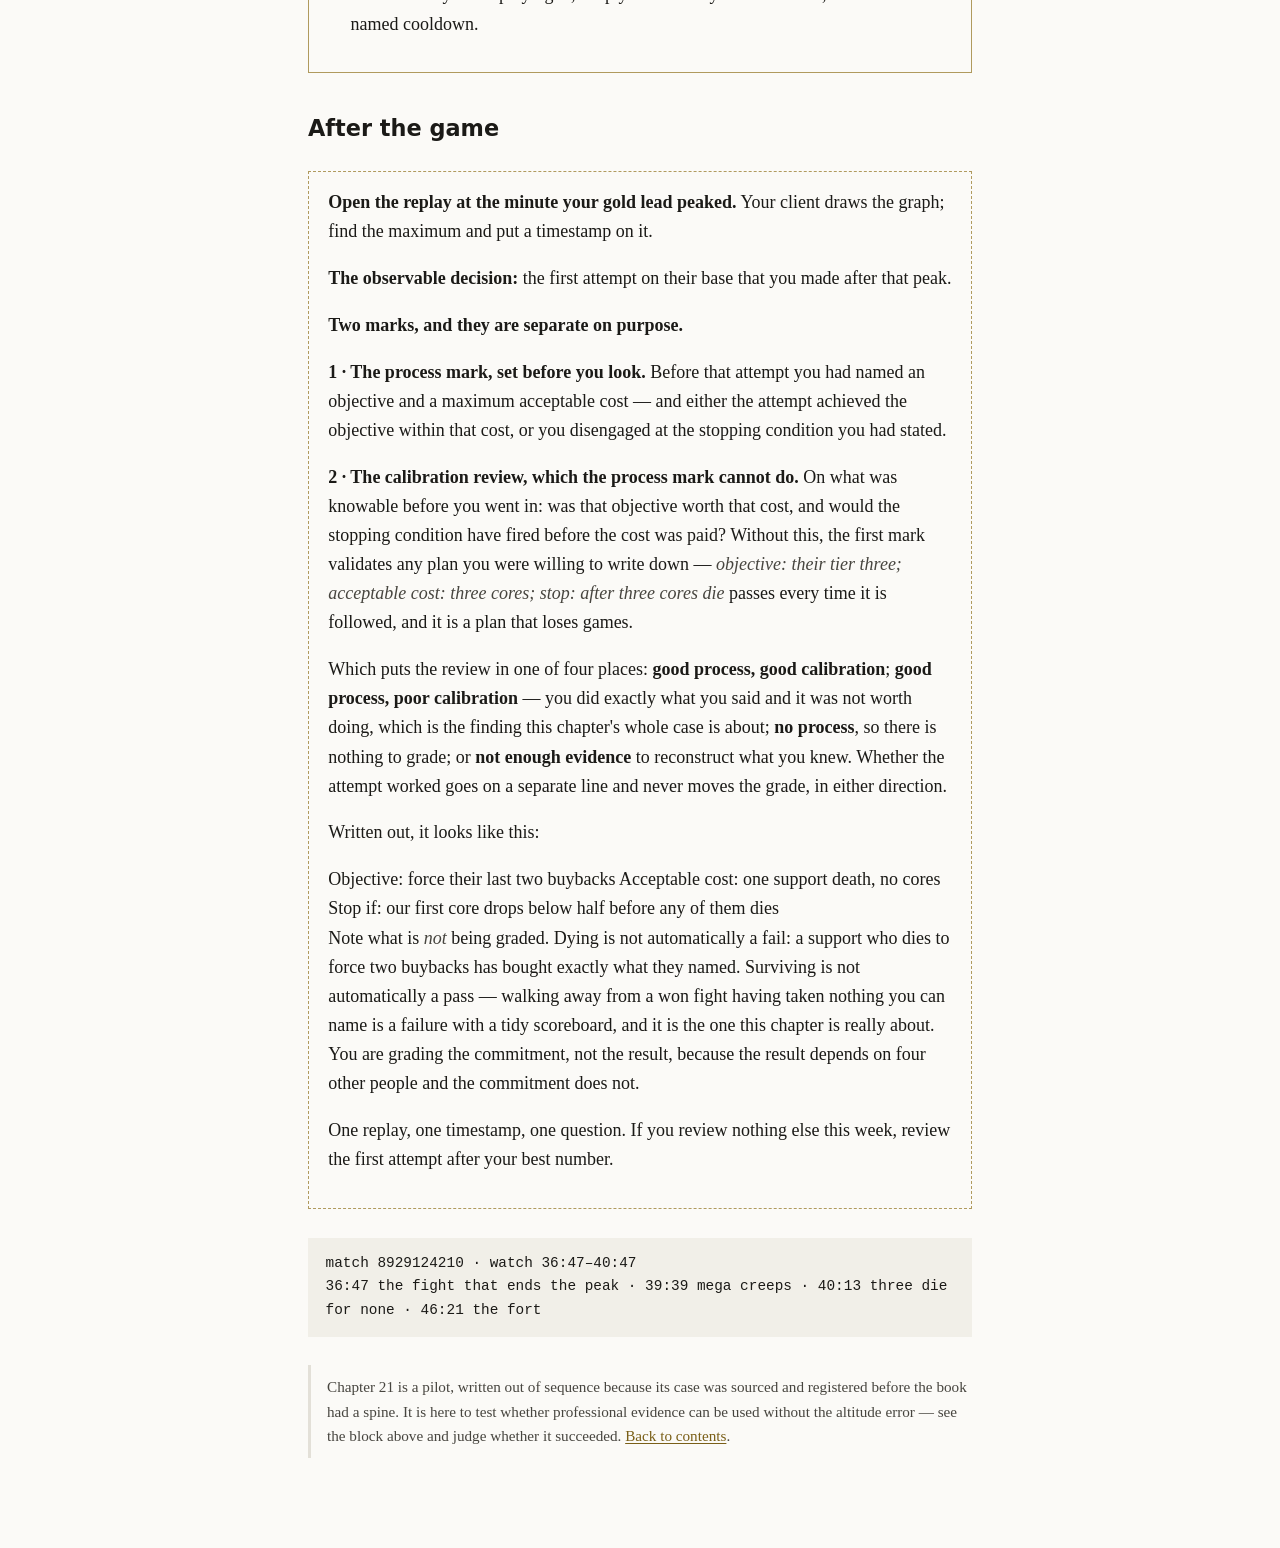
<file: docs/chapters/21-the-lead-that-melts.html>
<!doctype html>
<html lang="en">
<meta charset="utf-8">
<!-- rules: CALIBRATION_MARK=2 HOLD_PASSABLE=2 NEXT_GAME_LIVE=1 -->
<meta name="viewport" content="width=device-width, initial-scale=1">
<title>21 · The Lead That Melts — Winning Is a Separate Skill</title>
<meta name="description" content="Why a numerical advantage does not become map closure. A professional team reached +19,106 gold with barracks falling, and needed nine more minutes to finish.">
<script>try{var t=localStorage.getItem("separate-skill-theme");if(t)document.documentElement.setAttribute("data-theme",t);}catch(e){}</script>
<link rel="stylesheet" href="../static/style.css">
<script defer src="../static/theme.js"></script>

<a class="skip" href="#content">Skip to content</a>
<header class="site-header">
  <div class="wrap">
    <a class="brand" href="../index.html">Separate<span>Skill</span></a>
    <nav class="site-nav">
      <a href="../index.html">Contents</a>
      <a href="../about.html">Method</a>
      <button class="theme-toggle" type="button">☾ Dark</button>
    </nav>
  </div>
</header>

<main id="content">
  <div class="wrap">
    <p class="kicker">Part V · Chapter 21 · Can you convert advantage into a win?</p>
    <h1>The Lead That Melts</h1>

    <div class="situation">
      <p>It is thirty-eight minutes. You are twelve thousand gold ahead. You have taken two lanes of
        barracks and you are standing outside their base for the fourth time, waiting for someone to
        move first.</p>
      <p>Every time you walk in, one of you dies and the rest come out. Every time you go back to
        farm, they take a lane back. The number at the top of the screen still says you are winning,
        and you have started to notice that it says the same thing it said ten minutes ago.</p>
    </div>

    <h2>What actually happened</h2>

    <p>The same thing, at the highest level of play available, with every timestamp on record.</p>

    <div class="case">
      <p class="case-head"><span class="who">Yakult Brothers vs Rune Eaters</span> · The Games of the
        Future 2026 · match 8929124210 · patch 7.41e</p>

      <p>Yakult Brothers took the top barracks at <strong>34:46</strong> and the middle barracks by
        <strong>35:28</strong>. Their gold advantage climbed to <strong>+19,106 at minute 37</strong>
        — the largest of the game. They took the bottom ranged barracks at 37:20 and the bottom melee
        barracks at <strong>39:39</strong>, which is every barracks in the game. Both tier-four towers
        followed, at 40:09 and 40:22.</p>

      <p>At that point they had mega creeps, no enemy barracks remained standing, and the last
        structure between them and the win had two towers in front of it.</p>

      <div class="figures">
        <div><span class="k">Gold lead</span><span class="v">+12,380</span></div>
        <div><span class="k">XP lead</span><span class="v">+989</span></div>
        <div><span class="k">All six barracks</span><span class="v">39:39</span></div>
        <div><span class="k">Peak gold lead</span><span class="v">+19,106 (min 37)</span></div>
      </div>

      <p>Note the second figure against the fourth. The gold lead is enormous and the experience lead
        is <strong>+989</strong> — for practical purposes, level parity. Two minutes earlier the gold
        lead had been +19,106, the largest it would ever be.</p>
    </div>

    <div class="hold">
      <p>Stop here and commit before reading on</p>

      <p>It is <strong>39:39</strong>. You are Yakult Brothers. Everything below is in the record at
        this moment; nothing below is hindsight.</p>

      <div class="state">
YOU (Radiant)   Lifestealer · Earth Spirit · Lion · Brewmaster · Winter Wyvern
THEM (Dire)     Spectre · Centaur Warrunner · Lich · Clockwerk · Snapfire

38:25-39:23     fight ended 16s ago — you lost 2 (Earth Spirit, Lion)
                they lost 3 (Centaur, Clockwerk, Snapfire)
38:36           Roshan killed · 38:37 aegis DENIED — nobody holds it
37:04           your Winter Wyvern has already used buyback
38:55           their Clockwerk has already used buyback
39:39           last barracks down · MEGA CREEPS
                both their tier-four towers still standing
gold +12,380    xp +989    (gold peaked at +19,106 two minutes ago)
      </div>

      <p>You have mega creeps and they have lost three heroes in the last minute. Write down four things
        before you read what happened:</p>

      <ol>
        <li><strong>The objective.</strong> What is the next attempt meant to buy — the fort, a
          specific hero dead, both tier-fours, or time?</li>
        <li><strong>The acceptable cost.</strong> As a quantity. How many of you may die for it, and
          which ones?</li>
        <li><strong>The stopping condition.</strong> What would you have to see to turn around?</li>
        <li><strong>The missing information.</strong> Of everything you cannot see, which would change
          your answer most?</li>
      </ol>

      <p>Your answer can be right and this game can still go badly, and it can be wrong and go well.
        That is the nature of the decision, and it is why the commitment is graded rather than the
        result.</p>
    </div>

    <h2>What happened next</h2>

    <div class="reveal">
      <p>Both tier-four towers fell, at 40:09 and 40:22. A fight began at <strong>40:13</strong>, in
        the middle of that: <strong>three of Yakult Brothers died and none of Rune Eaters did.</strong></p>

      <p>By the minute-41 sample the experience lead had gone negative — <strong>−2,705</strong>,
        having been +4,934 one minute earlier — and at minute 42 it was −3,124. The team holding every
        barracks in the game was now the lower-levelled team. Rune Eaters bought back at 43:12, 45:57
        and 46:09.</p>

      <p>The fort fell at <strong>46:21</strong>: six minutes and forty-two seconds after mega creeps,
        and nine minutes after the gold lead peaked. Yakult Brothers won. The gold lead at minute 45
        was +11,252, having shed 7,854 from its peak.</p>
    </div>

    <p>The sequence is the argument, so here it is with nothing removed between the peak and the end.</p>

    <div class="timeline">
      <table>
        <thead><tr><th>Time</th><th>Event</th></tr></thead>
        <tbody>
          <tr><td>36:47</td><td>Fight begins. Yakult Brothers lose four, one of them twice over; Rune Eaters lose one</td></tr>
          <tr><td>37:00</td><td><strong>Gold lead peaks at +19,106</strong></td></tr>
          <tr><td>37:04</td><td>Winter Wyvern buys back</td></tr>
          <tr><td>37:20</td><td>Bottom ranged barracks fall</td></tr>
          <tr><td>38:25</td><td>Fight. Two Yakult Brothers, three Rune Eaters die</td></tr>
          <tr><td>38:36</td><td>Roshan dies; the aegis is denied one second later</td></tr>
          <tr><td>38:55</td><td>Clockwerk buys back</td></tr>
          <tr><td>39:39</td><td><strong>Last barracks fall. Mega creeps</strong></td></tr>
          <tr><td>40:09, 40:22</td><td>Both tier-four towers fall</td></tr>
          <tr><td>40:13</td><td>Fight. <strong>Three Yakult Brothers die. No Rune Eaters die</strong></td></tr>
          <tr><td>41:00</td><td>XP sample is already negative: −2,705 (it was +4,934 at minute 40)</td></tr>
          <tr><td>42:56</td><td>Fight. One dies on each side, plus one</td></tr>
          <tr><td>43:12</td><td>Lich buys back</td></tr>
          <tr><td>45:57, 46:09</td><td>Snapfire and Spectre buy back</td></tr>
          <tr><td>46:21</td><td>Fort falls</td></tr>
        </tbody>
      </table>
    </div>

    <p>Two details deserve to be pulled out, because they are the ones a scoreboard hides.</p>

    <p>The first: <strong>the lead peaked at 37:00, and the fight that reversed it had started at
      36:47.</strong> The number looked its best thirteen seconds after the trade that began undoing
      it. A lead is reported at the moment it is banked, not at the moment it is earned, and the two
      are never the same moment.</p>

    <p>The second: the fight at <strong>40:13</strong>, immediately after both tier-four towers came
      down. Three of the winning team died and none of the defenders did. That fight happened with
      mega creeps already walking into the enemy base — that is, at the exact moment the advantage
      was supposed to be overwhelming.</p>

    <h2>The reasoning</h2>

    <p>It helps to be strict about what the record establishes and what it does not, because this is
      a chapter about a number that means less than it appears to.</p>

    <p><strong>Observed.</strong> Every timestamp above. The barracks, the towers, the buybacks, the
      deaths in each fight, the gold and experience curves minute by minute.</p>

    <p><strong>Supported inference.</strong> The advantage was converted into <em>structures</em>
      efficiently and into <em>a finished game</em> slowly. Between the last barracks and the fort,
      the winning side lost more heroes in fights than it killed, and its experience lead went
      negative while holding a permanent creep advantage.</p>

    <p><strong>Hypothesis.</strong> That defending a base with nothing left to lose is a strong
      position: shorter walks from the fountain, high ground, and an opponent who must come to you.
      The record is consistent with this. It does not prove it.</p>

    <p><strong>Unknowable.</strong> Why any of it was chosen. Whether the fight at 40:13 was a
      decision or an accident, whether anyone intended to siege at that moment, what was said. Five
      people made those choices and the record contains none of their reasons.</p>

    <p>What the sequence shows is a distinction the scoreboard is not built to display. <strong>A lead
      is a stock. Closing is a flow.</strong> Gold, experience and buildings accumulate: once you have
      them, you have them, and the number stays where it is while you do something else. Ending a game
      is not like that. It is a series of fights that must be won on the opponent's ground, and each
      one is a fresh event that your accumulated advantage improves but does not decide.</p>

    <p>This is why buildings are a misleading measure of progress. They are the easiest thing a lead
      buys, because a building does not reposition and cannot buy back. Taking all six barracks proves
      the lead was real. It does not move you closer to the win in the way the map suggests.</p>

    <p><strong>An advantage does not close a game. It buys repeated permission to try to close
      one</strong> — and each attempt is paid for in a currency the scoreboard does not show: your
      cooldowns, your positions, your respawn timers against theirs. A team that treats the lead as
      the achievement will keep spending attempts at the moment the number looks best, which is
      precisely the moment it has already begun to be wrong.</p>

    <p>Why that final exchange becomes so expensive — what high ground does to a fight, and what
      buyback does to a lead — is <strong>chapter 22</strong>. Whether conditions permit an attempt at
      all is <strong>chapter 23</strong>. How to sequence the ending once they do is
      <strong>chapter 24</strong>. This chapter has the job that comes before all three, and it is
      the one nobody performs: noticing.</p>

    <p><strong>The diagnostic.</strong> From the moment your team takes its first set of barracks, ask
      one question on a loop — <em>is my lead still growing, or has it stopped converting?</em> Two
      observable answers, both available mid-game: whether the gold difference has moved in the last
      three minutes, and whether the last attempt bought anything you could name in advance. A lead
      that has stopped growing while the attempts continue is the state this chapter is about. What to
      do about it is the next three chapters; recognising you are in it is this one, and a player who
      never notices will not reach for any of them.</p>

    <div class="boundary">
      <p><strong>Where this stops applying.</strong> This is an argument about conversion, not an
        argument for haste. Nothing here says to force the fight earlier: the same record shows a
        team losing three heroes for none at 40:13 while attempting exactly that. It also does not
        apply to a lead that is still being built — before the first barracks, taking space and
        farming <em>is</em> the conversion, and Part III is about that.</p>
      <p>It applies specifically to the state in the situation above: your advantage is large, it has
        stopped growing, and the buildings you can take cheaply are already taken.</p>
    </div>

    <div class="owed">
      <p><strong>What this case cannot show, and no other case here does yet.</strong> Yakult Brothers
        <em>won</em>. More than nine minutes after the lead peaked, with almost eight thousand of it
        gone and an experience deficit, but they won. So this chapter demonstrates that conversion stalls; it does not demonstrate
        that stalling loses.</p>
      <p>What is owed is a match with the same shape — barracks taken, lead peaked, repeated failed
        attempts — that ends the other way, so the cost of the stall can be stated rather than
        implied. Until that case exists, the honest claim is the narrow one: a large lead and every
        barracks in the game bought this team nine more minutes of work, and could have bought worse.</p>
    </div>

    <div class="inversion">
      <p><strong>What transfers, and what does not.</strong> This is a professional match, and the
        chapter is for a player queuing alone. That difference has to be spent honestly rather than
        waved at.</p>
      <p><em>Transfers:</em> buildings are the cheapest thing a lead buys and the weakest evidence of
        progress; the final fight is fought under the defender's best conditions; buyback lets a
        losing side refuse your best moment.</p>
      <p><em>Does not transfer:</em> almost every action in the timeline. Denying the aegis one second
        after Roshan dies, five players arriving together, buybacks timed to a siege — these assume
        coordination that a solo queue does not supply. If you read this chapter as a plan for what
        your team should do next, it will fail, and it will fail in a way that looks like your
        teammates' fault. The transferable part is a way of reading your own replay, which is why the
        actions below are things you do alone.</p>
      <p>Whether this stall is <em>common</em> in Archon–Legend games is not established by this
        chapter. One professional match cannot show that, and no bracket sample in this book has been
        registered yet.</p>
    </div>

    <h2>Next game</h2>

    <div class="nextgame">
      <ol>
        <li>When your team takes a set of barracks, note the clock. That is the start of the
          conversion, not the end of the game.</li>
        <li>Before each attempt on their base, name what it is meant to buy and the most you will
          spend on it. If you cannot name the purchase, take the wave instead and make the next
          attempt the named one.</li>
        <li>Track which defenders you have <em>seen</em> buy back, and whether enough time has passed
          for that option to have returned. You cannot know who currently holds the gold — so treat
          the ones you have not seen as available.</li>
        <li>After you die inside their base, do not walk back by the same route on reflex. Check
          whether the vision, the position or the cooldown that killed you has changed. If none of
          the three has, nothing about the attempt has changed either.</li>
        <li>After two failed attempts, stop repeating the same entry. Name the next enabling condition
          <em>you personally</em> can create: push the lane nobody is pushing, put vision on the
          entrance you keep dying at, keep your own buyback available, or wait out one named
          cooldown.</li>
      </ol>
    </div>

    <h2>After the game</h2>

    <div class="aftergame">
      <p><strong>Open the replay at the minute your gold lead peaked.</strong> Your client draws the
        graph; find the maximum and put a timestamp on it.</p>
      <p><strong>The observable decision:</strong> the first attempt on their base that you made after
        that peak.</p>
      <p><strong>Two marks, and they are separate on purpose.</strong></p>
      <p><strong>1 · The process mark, set before you look.</strong> Before that attempt you had named
        an objective and a maximum acceptable cost — and either the attempt achieved the objective
        within that cost, or you disengaged at the stopping condition you had stated.</p>
      <p><strong>2 · The calibration review, which the process mark cannot do.</strong> On what was
        knowable before you went in: was that objective worth that cost, and would the stopping
        condition have fired before the cost was paid? Without this, the first mark validates any
        plan you were willing to write down — <em>objective: their tier three; acceptable cost: three
        cores; stop: after three cores die</em> passes every time it is followed, and it is a plan
        that loses games.</p>
      <p>Which puts the review in one of four places: <strong>good process, good calibration</strong>;
        <strong>good process, poor calibration</strong> — you did exactly what you said and it was not
        worth doing, which is the finding this chapter's whole case is about; <strong>no
        process</strong>, so there is nothing to grade; or <strong>not enough evidence</strong> to
        reconstruct what you knew. Whether the attempt worked goes on a separate line and never moves
        the grade, in either direction.</p>
      <p>Written out, it looks like this:</p>
      <div class="state">Objective:        force their last two buybacks
Acceptable cost:  one support death, no cores
Stop if:          our first core drops below half before any of them dies</div>
      <p>Note what is <em>not</em> being graded. Dying is not automatically a fail: a support who dies
        to force two buybacks has bought exactly what they named. Surviving is not automatically a
        pass — walking away from a won fight having taken nothing you can name is a failure with a
        tidy scoreboard, and it is the one this chapter is really about. You are grading the
        commitment, not the result, because the result depends on four other people and the
        commitment does not.</p>
      <p>One replay, one timestamp, one question. If you review nothing else this week, review the
        first attempt after your best number.</p>
    </div>

    <div class="replay">match 8929124210 · watch 36:47–40:47<br>
      36:47 the fight that ends the peak · 39:39 mega creeps · 40:13 three die for none · 46:21 the fort</div>

    <p class="note">Chapter 21 is a pilot, written out of sequence because its case was sourced and
      registered before the book had a spine. It is here to test whether professional evidence can be
      used without the altitude error — see the block above and judge whether it succeeded.
      <a href="../index.html">Back to contents</a>.</p>
  </div>
</main>
</html>
</file>
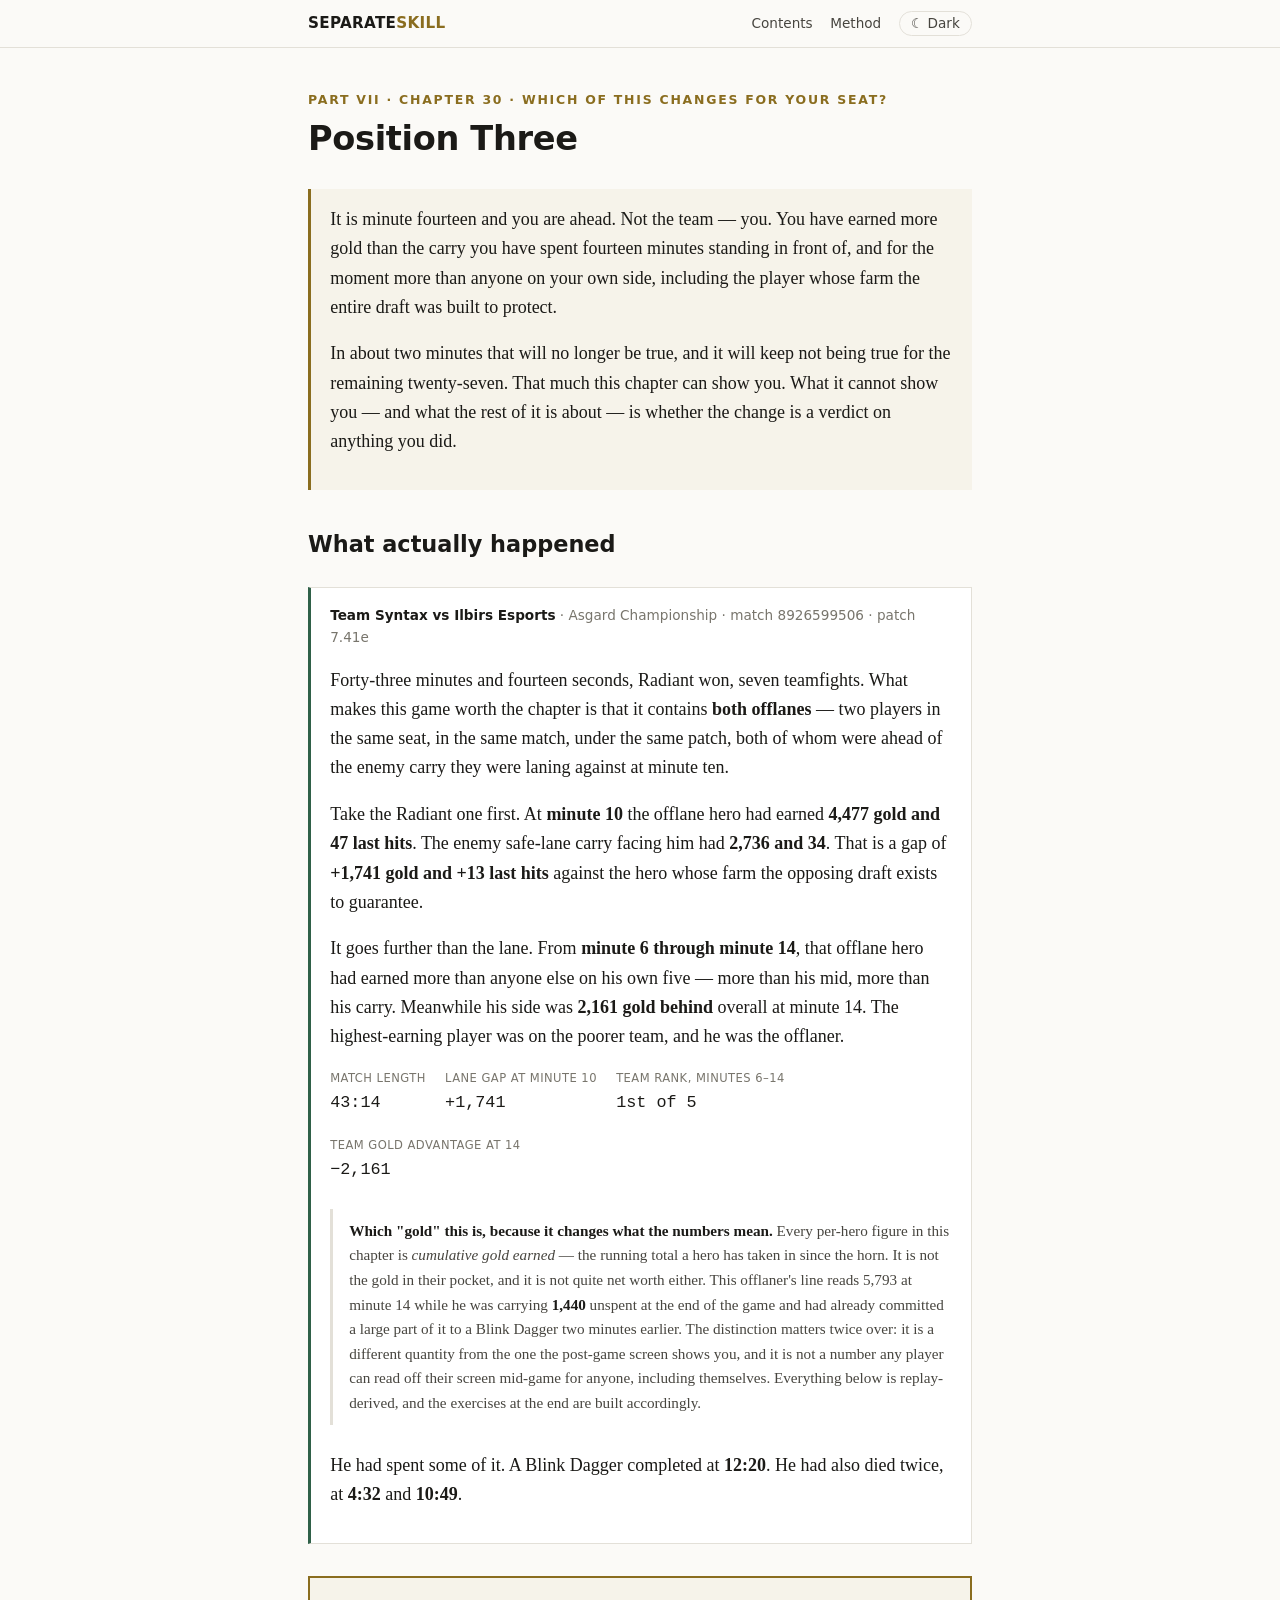
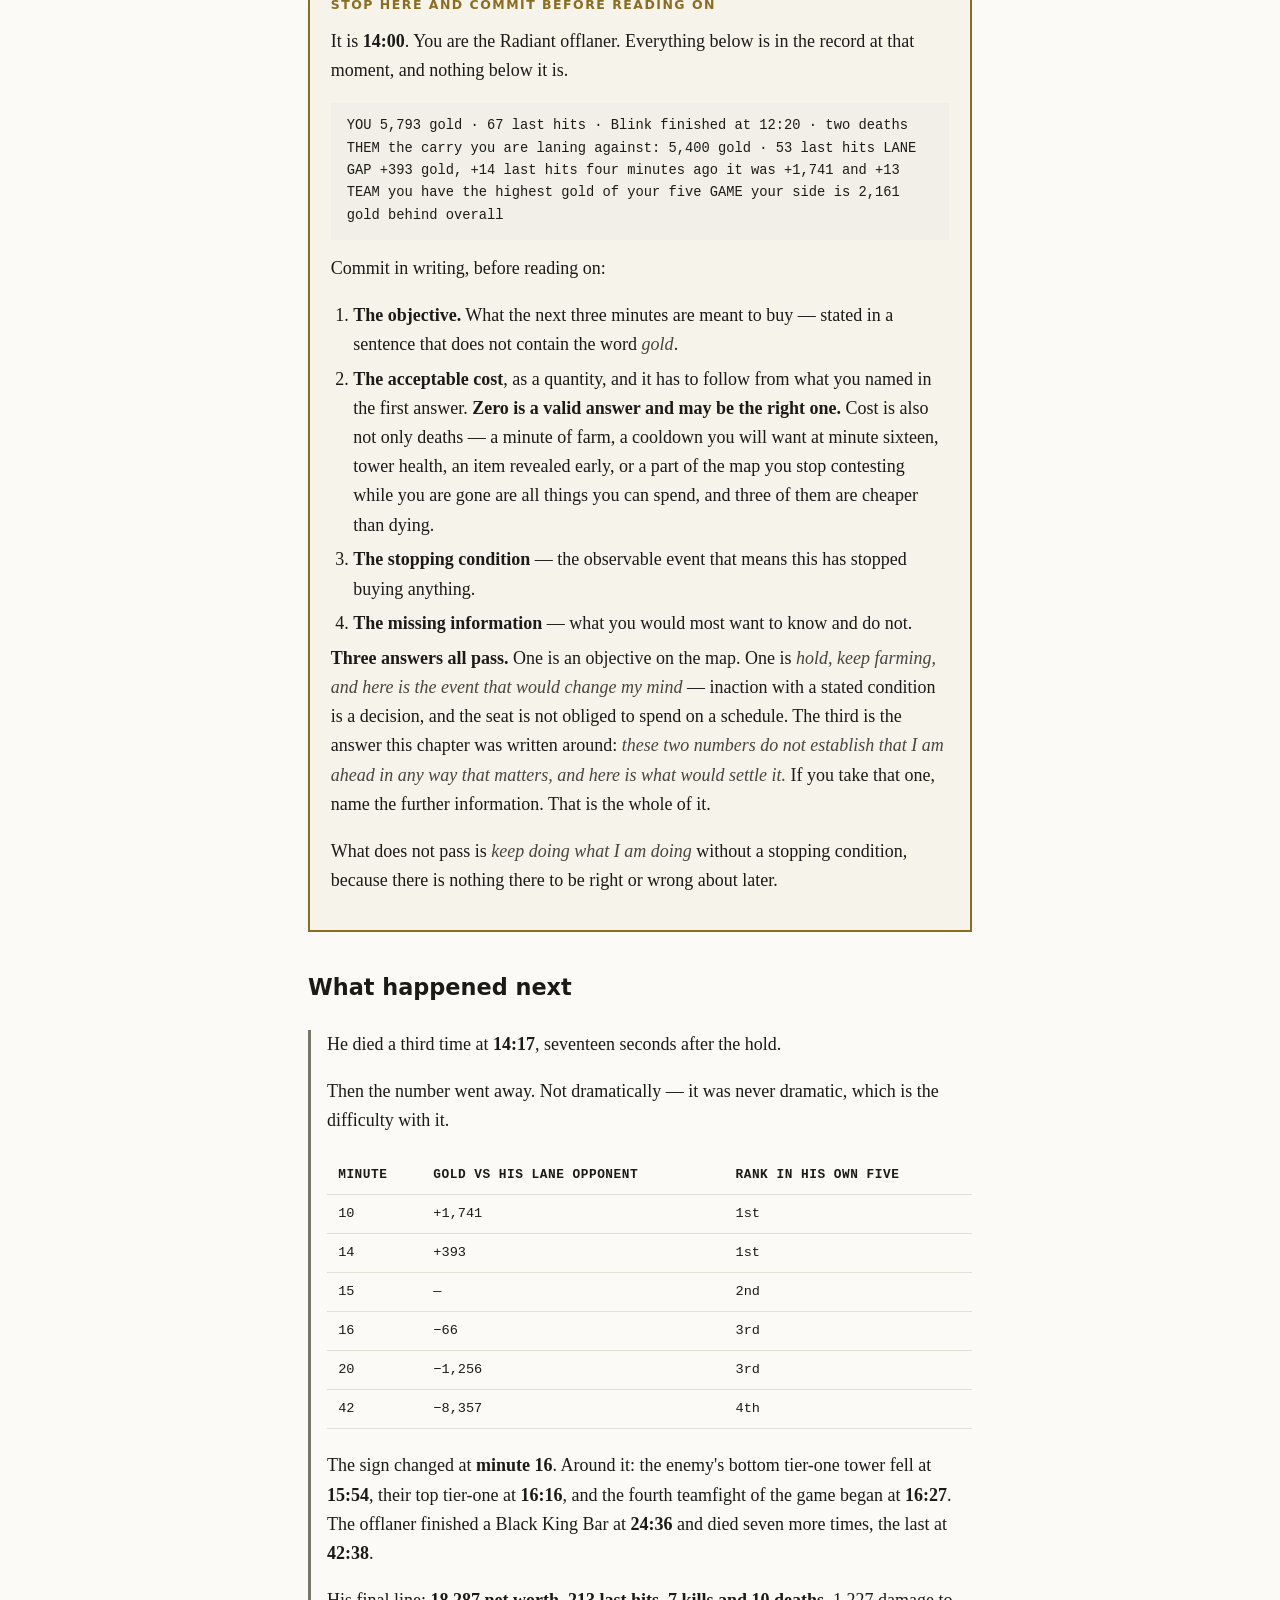
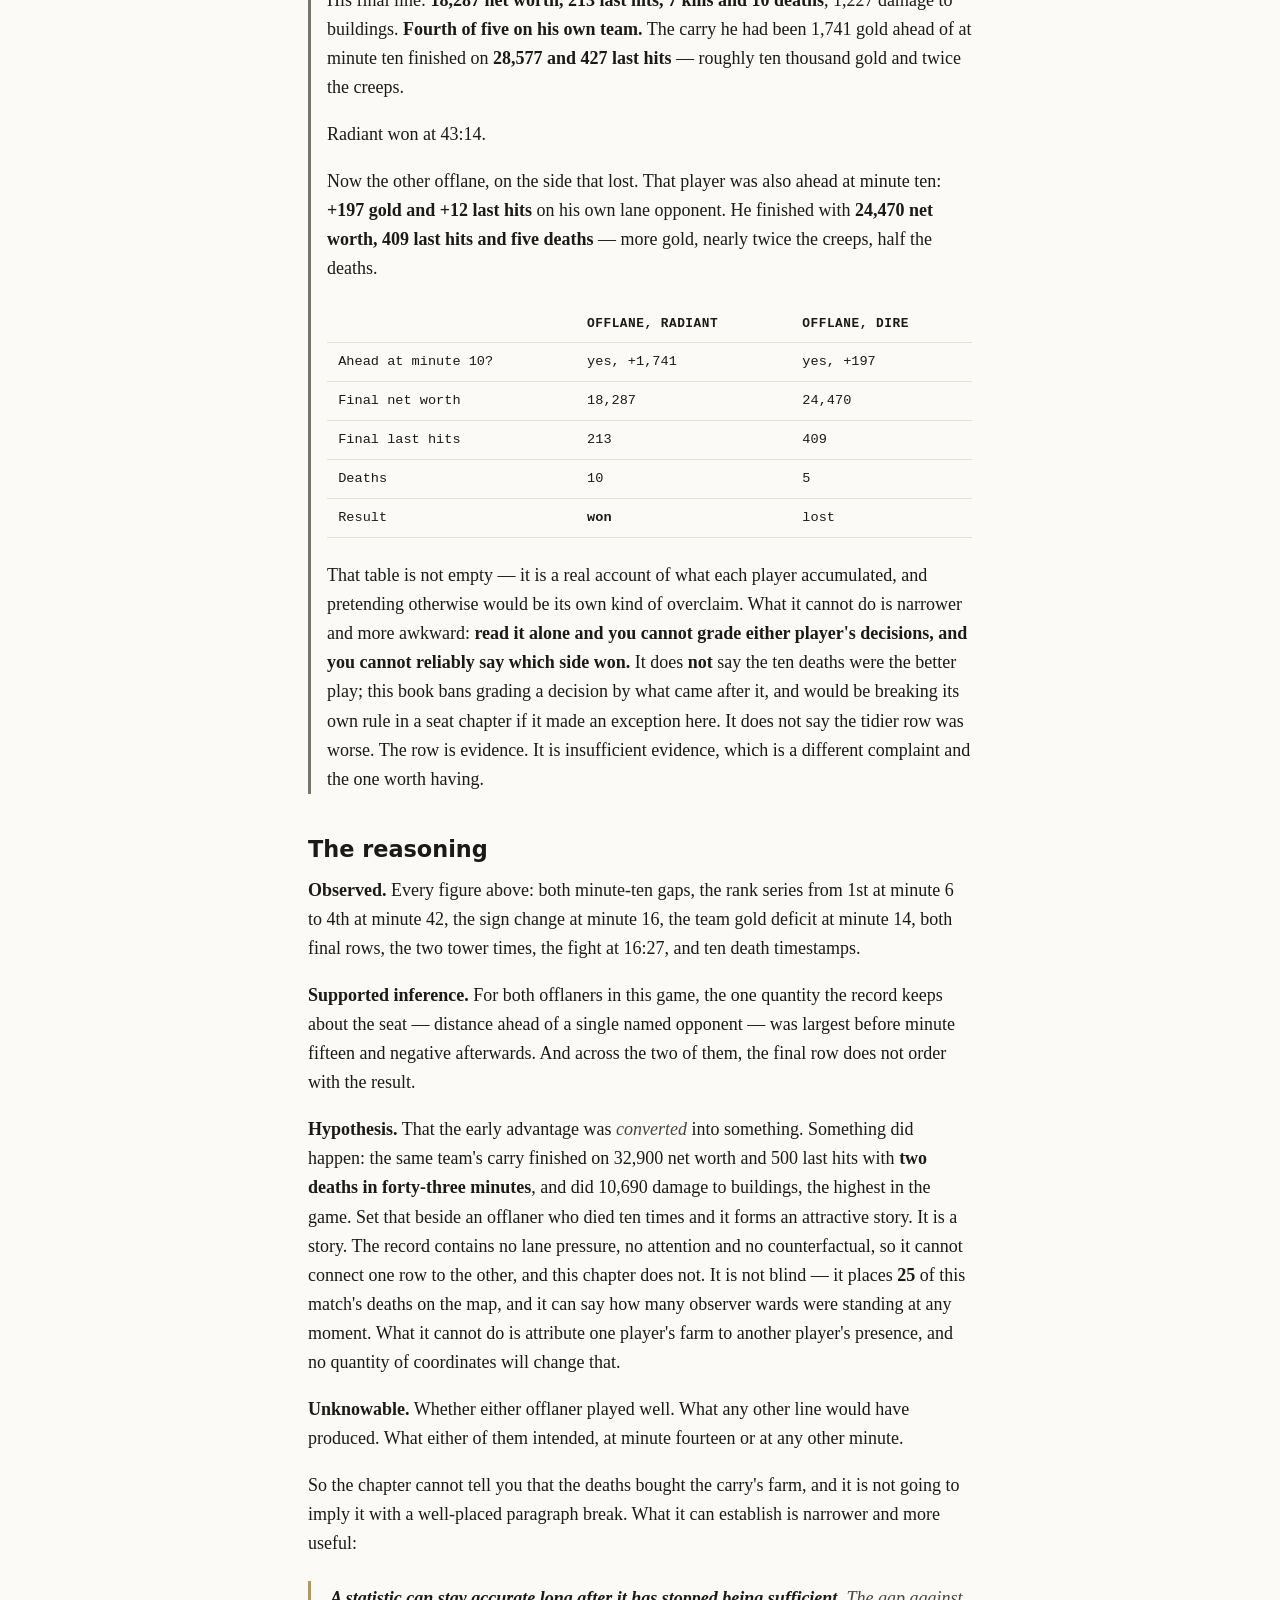
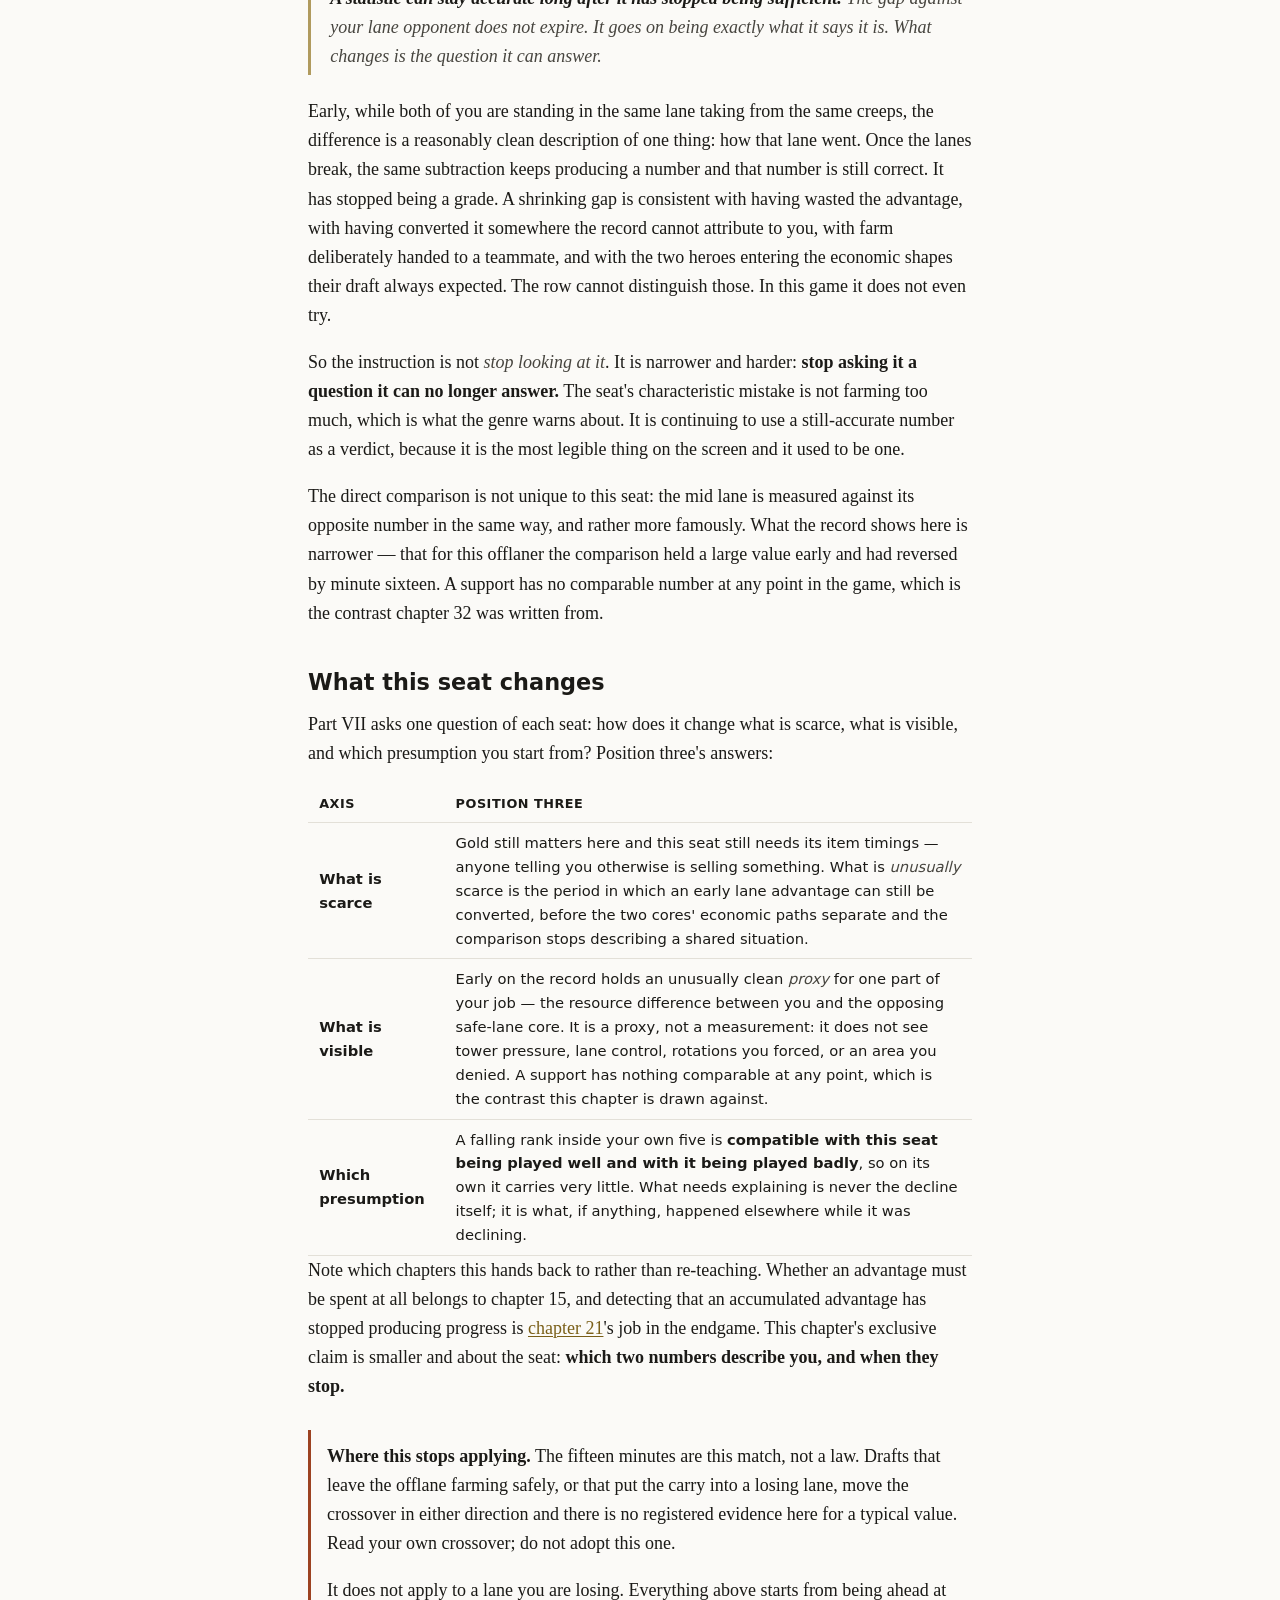
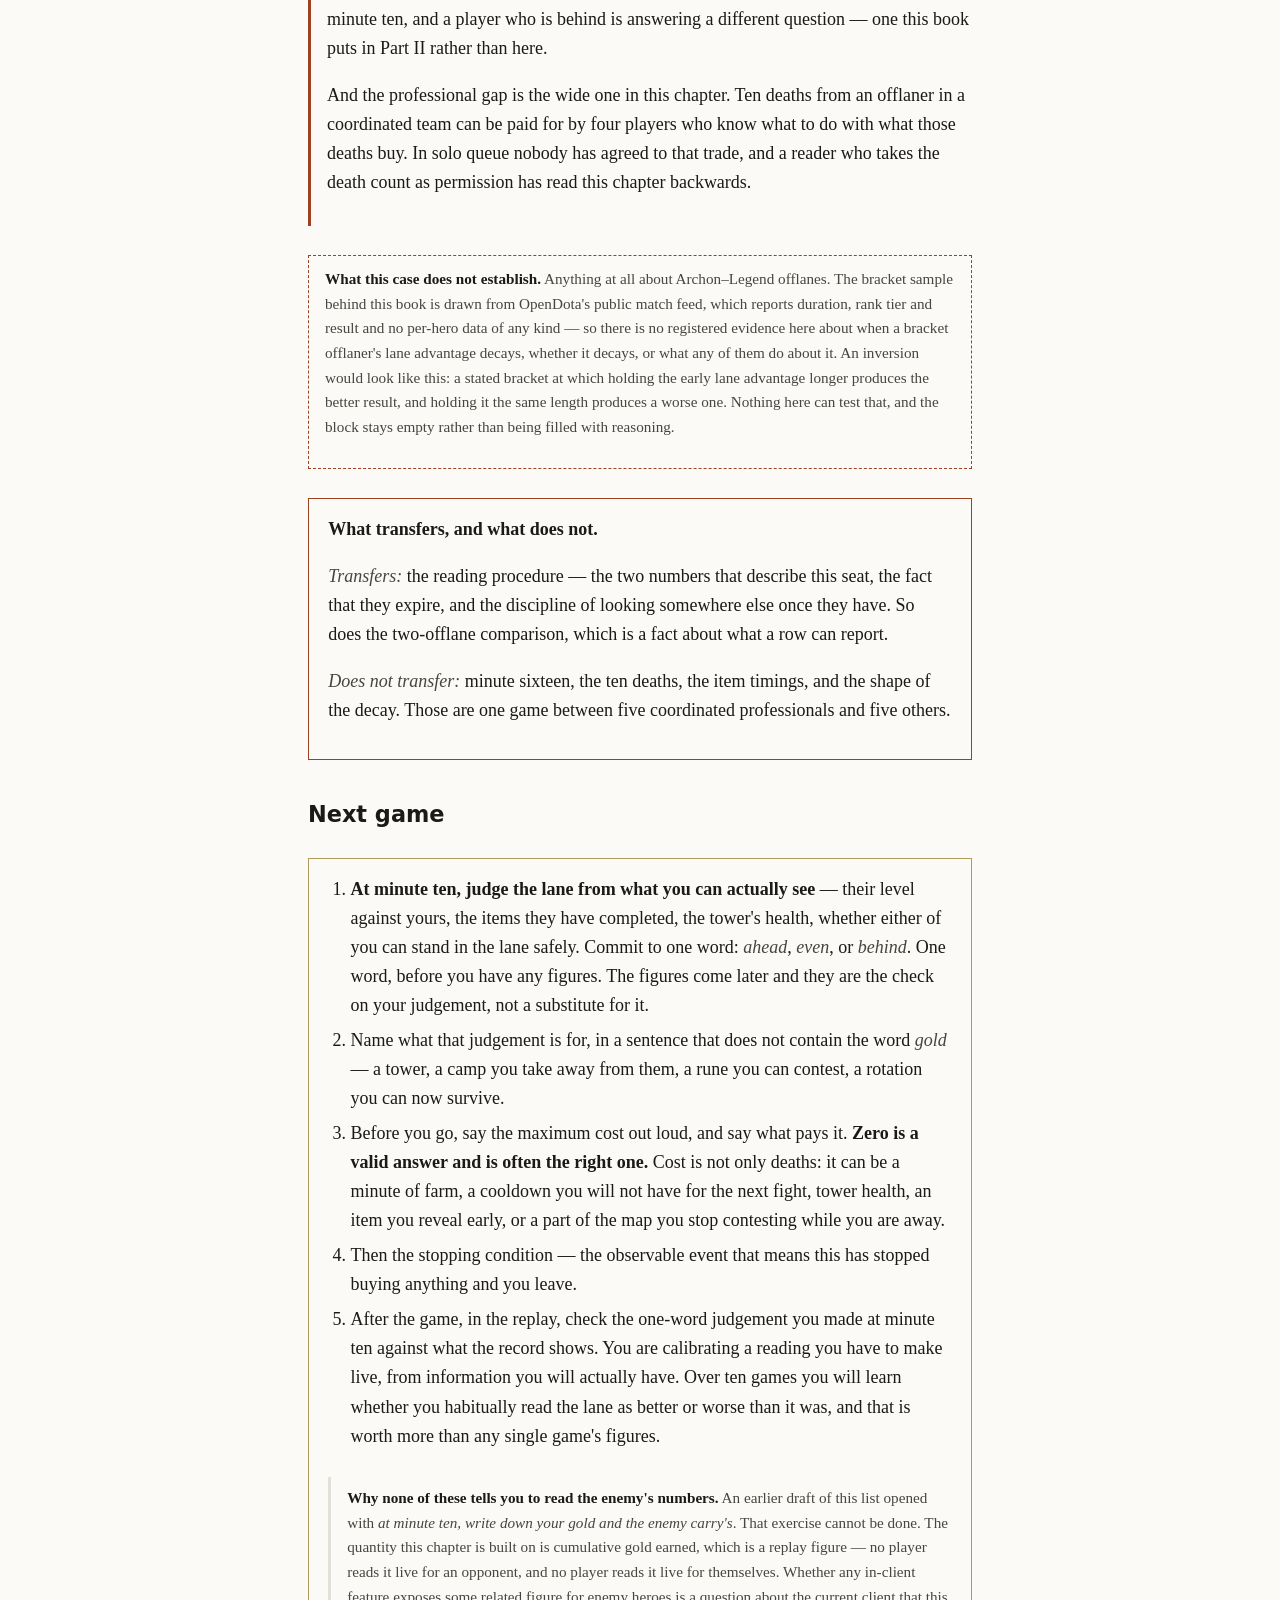
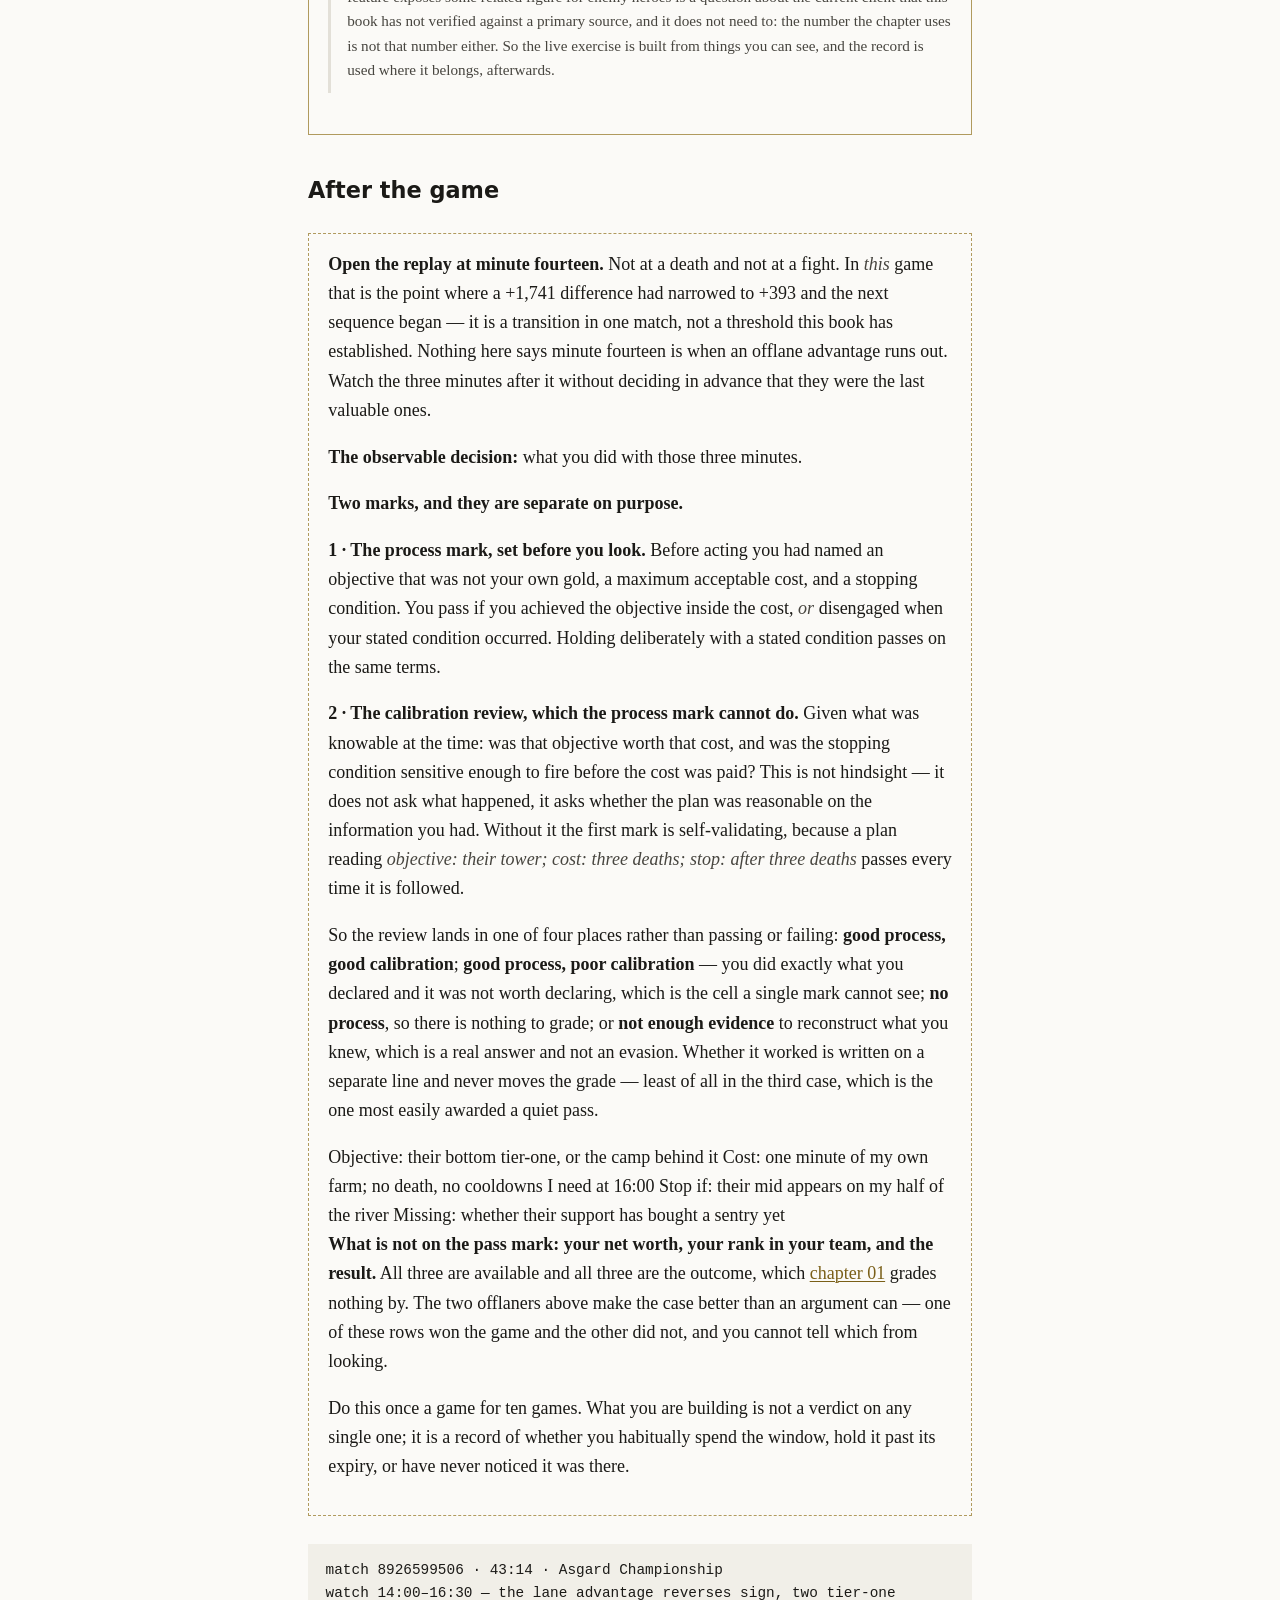
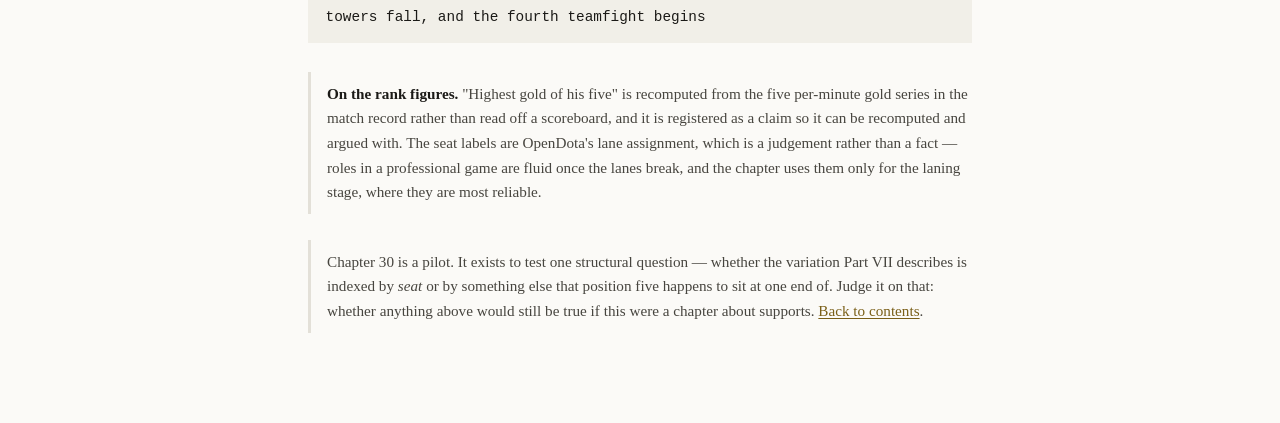
<file: docs/chapters/30-position-three.html>
<!doctype html>
<html lang="en">
<meta charset="utf-8">
<!-- rules: CALIBRATION_MARK=2 HOLD_PASSABLE=2 NEXT_GAME_LIVE=1 -->
<meta name="viewport" content="width=device-width, initial-scale=1">
<title>30 · Position Three — Winning Is a Separate Skill</title>
<meta name="description" content="The offlane's standing against its lane opponent is recorded directly, and it has a shelf life. Two offlaners in one professional game, both ahead at minute ten, and the row that looked better lost.">
<script>try{var t=localStorage.getItem("separate-skill-theme");if(t)document.documentElement.setAttribute("data-theme",t);}catch(e){}</script>
<link rel="stylesheet" href="../static/style.css">
<script defer src="../static/theme.js"></script>

<a class="skip" href="#content">Skip to content</a>
<header class="site-header">
  <div class="wrap">
    <a class="brand" href="../index.html">Separate<span>Skill</span></a>
    <nav class="site-nav">
      <a href="../index.html">Contents</a>
      <a href="../about.html">Method</a>
      <button class="theme-toggle" type="button">☾ Dark</button>
    </nav>
  </div>
</header>

<main id="content">
  <div class="wrap">
    <p class="kicker">Part VII · Chapter 30 · Which of this changes for your seat?</p>
    <h1>Position Three</h1>

    <div class="situation">
      <p>It is minute fourteen and you are ahead. Not the team — you. You have earned more gold than
        the carry you have spent fourteen minutes standing in front of, and for the moment more than
        anyone on your own side, including the player whose farm the entire draft was built to
        protect.</p>
      <p>In about two minutes that will no longer be true, and it will keep not being true for the
        remaining twenty-seven. That much this chapter can show you. What it cannot show you — and
        what the rest of it is about — is whether the change is a verdict on anything you did.</p>
    </div>

    <h2>What actually happened</h2>

    <div class="case">
      <p class="case-head"><span class="who">Team Syntax vs Ilbirs Esports</span> · Asgard
        Championship · match 8926599506 · patch 7.41e</p>

      <p>Forty-three minutes and fourteen seconds, Radiant won, seven teamfights. What makes this game
        worth the chapter is that it contains <strong>both offlanes</strong> — two players in the same
        seat, in the same match, under the same patch, both of whom were ahead of the enemy carry they
        were laning against at minute ten.</p>

      <p>Take the Radiant one first. At <strong>minute 10</strong> the offlane hero had earned
        <strong>4,477 gold and 47 last hits</strong>. The enemy safe-lane carry facing him had
        <strong>2,736 and 34</strong>. That is a gap of <strong>+1,741 gold and +13 last hits</strong>
        against the hero whose farm the opposing draft exists to guarantee.</p>

      <p>It goes further than the lane. From <strong>minute 6 through minute 14</strong>, that offlane
        hero had earned more than anyone else on his own five — more than his mid, more than his
        carry. Meanwhile his side was <strong>2,161 gold behind</strong> overall at minute 14. The
        highest-earning player was on the poorer team, and he was the offlaner.</p>

      <div class="figures">
        <div><span class="k">Match length</span><span class="v">43:14</span></div>
        <div><span class="k">Lane gap at minute 10</span><span class="v">+1,741</span></div>
        <div><span class="k">Team rank, minutes 6–14</span><span class="v">1st of 5</span></div>
        <div><span class="k">Team gold advantage at 14</span><span class="v">−2,161</span></div>
      </div>

      <p class="note"><strong>Which "gold" this is, because it changes what the numbers mean.</strong>
        Every per-hero figure in this chapter is <em>cumulative gold earned</em> — the running total a
        hero has taken in since the horn. It is not the gold in their pocket, and it is not quite net
        worth either. This offlaner's line reads 5,793 at minute 14 while he was carrying
        <strong>1,440</strong> unspent at the end of the game and had already committed a large part
        of it to a Blink Dagger two minutes earlier. The distinction matters twice over: it is a different
        quantity from the one the post-game screen shows you, and it is not a number any player can
        read off their screen mid-game for anyone, including themselves. Everything below is
        replay-derived, and the exercises at the end are built accordingly.</p>

      <p>He had spent some of it. A Blink Dagger completed at <strong>12:20</strong>. He had also died
        twice, at <strong>4:32</strong> and <strong>10:49</strong>.</p>
    </div>

    <div class="hold">
      <p>Stop here and commit before reading on</p>

      <p>It is <strong>14:00</strong>. You are the Radiant offlaner. Everything below is in the record
        at that moment, and nothing below it is.</p>

      <div class="state">YOU        5,793 gold · 67 last hits · Blink finished at 12:20 · two deaths
THEM       the carry you are laning against: 5,400 gold · 53 last hits
LANE GAP   +393 gold, +14 last hits
           four minutes ago it was +1,741 and +13
TEAM       you have the highest gold of your five
GAME       your side is 2,161 gold behind overall
</div>

      <p>Commit in writing, before reading on:</p>

      <ol>
        <li><strong>The objective.</strong> What the next three minutes are meant to buy — stated in a
          sentence that does not contain the word <em>gold</em>.</li>
        <li><strong>The acceptable cost</strong>, as a quantity, and it has to follow from what you
          named in the first answer. <strong>Zero is a valid answer and may be the right one.</strong>
          Cost is also not only deaths — a minute of farm, a cooldown you will want at minute sixteen,
          tower health, an item revealed early, or a part of the map you stop contesting while you are
          gone are all things you can spend, and three of them are cheaper than dying.</li>
        <li><strong>The stopping condition</strong> — the observable event that means this has stopped
          buying anything.</li>
        <li><strong>The missing information</strong> — what you would most want to know and do not.</li>
      </ol>

      <p><strong>Three answers all pass.</strong> One is an objective on the map. One is <em>hold, keep
        farming, and here is the event that would change my mind</em> — inaction with a stated
        condition is a decision, and the seat is not obliged to spend on a schedule. The third is the
        answer this chapter was written around: <em>these two numbers do not establish that I am ahead
        in any way that matters, and here is what would settle it.</em> If you take that one, name the
        further information. That is the whole of it.</p>

      <p>What does not pass is <em>keep doing what I am doing</em> without a stopping condition,
        because there is nothing there to be right or wrong about later.</p>
    </div>

    <h2>What happened next</h2>

    <div class="reveal">
      <p>He died a third time at <strong>14:17</strong>, seventeen seconds after the hold.</p>

      <p>Then the number went away. Not dramatically — it was never dramatic, which is the difficulty
        with it.</p>

      <div class="timeline">
        <table>
          <thead><tr><th>Minute</th><th>Gold vs his lane opponent</th><th>Rank in his own five</th></tr></thead>
          <tbody>
            <tr><td>10</td><td>+1,741</td><td>1st</td></tr>
            <tr><td>14</td><td>+393</td><td>1st</td></tr>
            <tr><td>15</td><td>—</td><td>2nd</td></tr>
            <tr><td>16</td><td>−66</td><td>3rd</td></tr>
            <tr><td>20</td><td>−1,256</td><td>3rd</td></tr>
            <tr><td>42</td><td>−8,357</td><td>4th</td></tr>
          </tbody>
        </table>
      </div>

      <p>The sign changed at <strong>minute 16</strong>. Around it: the enemy's bottom tier-one tower
        fell at <strong>15:54</strong>, their top tier-one at <strong>16:16</strong>, and the fourth
        teamfight of the game began at <strong>16:27</strong>. The offlaner finished a Black King Bar
        at <strong>24:36</strong> and died seven more times, the last at <strong>42:38</strong>.</p>

      <p>His final line: <strong>18,287 net worth, 213 last hits, 7 kills and 10 deaths</strong>,
        1,227 damage to buildings. <strong>Fourth of five on his own team.</strong> The carry he had
        been 1,741 gold ahead of at minute ten finished on <strong>28,577 and 427 last hits</strong> —
        roughly ten thousand gold and twice the creeps.</p>

      <p>Radiant won at 43:14.</p>

      <p>Now the other offlane, on the side that lost. That player was also ahead at minute ten:
        <strong>+197 gold and +12 last hits</strong> on his own lane opponent. He finished with
        <strong>24,470 net worth, 409 last hits and five deaths</strong> — more gold, nearly twice the
        creeps, half the deaths.</p>

      <div class="timeline">
        <table>
          <thead><tr><th></th><th>Offlane, Radiant</th><th>Offlane, Dire</th></tr></thead>
          <tbody>
            <tr><td>Ahead at minute 10?</td><td>yes, +1,741</td><td>yes, +197</td></tr>
            <tr><td>Final net worth</td><td>18,287</td><td>24,470</td></tr>
            <tr><td>Final last hits</td><td>213</td><td>409</td></tr>
            <tr><td>Deaths</td><td>10</td><td>5</td></tr>
            <tr><td>Result</td><td><strong>won</strong></td><td>lost</td></tr>
          </tbody>
        </table>
      </div>

      <p>That table is not empty — it is a real account of what each player accumulated, and pretending
        otherwise would be its own kind of overclaim. What it cannot do is narrower and more awkward:
        <strong>read it alone and you cannot grade either player's decisions, and you cannot reliably
        say which side won.</strong> It does <strong>not</strong> say the ten deaths were the better
        play; this book bans grading a decision by what came after it, and would be breaking its own
        rule in a seat chapter if it made an exception here. It does not say the tidier row was worse.
        The row is evidence. It is insufficient evidence, which is a different complaint and the one
        worth having.</p>
    </div>

    <h2>The reasoning</h2>

    <p><strong>Observed.</strong> Every figure above: both minute-ten gaps, the rank series from 1st
      at minute 6 to 4th at minute 42, the sign change at minute 16, the team gold deficit at minute
      14, both final rows, the two tower times, the fight at 16:27, and ten death timestamps.</p>

    <p><strong>Supported inference.</strong> For both offlaners in this game, the one quantity the
      record keeps about the seat — distance ahead of a single named opponent — was largest before
      minute fifteen and negative afterwards. And across the two of them, the final row does not order
      with the result.</p>

    <p><strong>Hypothesis.</strong> That the early advantage was <em>converted</em> into something.
      Something did happen: the same team's carry finished on 32,900 net worth and 500 last hits with
      <strong>two deaths in forty-three minutes</strong>, and did 10,690 damage to buildings, the
      highest in the game. Set that beside an offlaner who died ten times and it forms an attractive
      story. It is a story. The record contains no lane pressure, no attention and no counterfactual,
      so it cannot connect one row to the other, and this chapter does not. It is not blind — it
      places <strong>25</strong> of this match's deaths on the map, and it can say how many observer
      wards were standing at any moment. What it cannot do is attribute one player's farm to another
      player's presence, and no quantity of coordinates will change that.</p>

    <p><strong>Unknowable.</strong> Whether either offlaner played well. What any other line would have
      produced. What either of them intended, at minute fourteen or at any other minute.</p>

    <p>So the chapter cannot tell you that the deaths bought the carry's farm, and it is not going to
      imply it with a well-placed paragraph break. What it can establish is narrower and more useful:</p>

    <blockquote><strong>A statistic can stay accurate long after it has stopped being sufficient.</strong>
      The gap against your lane opponent does not expire. It goes on being exactly what it says it is.
      What changes is the question it can answer.</blockquote>

    <p>Early, while both of you are standing in the same lane taking from the same creeps, the
      difference is a reasonably clean description of one thing: how that lane went. Once the lanes
      break, the same subtraction keeps producing a number and that number is still correct. It has
      stopped being a grade. A shrinking gap is consistent with having wasted the advantage, with
      having converted it somewhere the record cannot attribute to you, with farm deliberately handed
      to a teammate, and with the two heroes entering the economic shapes their draft always expected.
      The row cannot distinguish those. In this game it does not even try.</p>

    <p>So the instruction is not <em>stop looking at it</em>. It is narrower and harder:
      <strong>stop asking it a question it can no longer answer.</strong> The seat's characteristic
      mistake is not farming too much, which is what the genre warns about. It is continuing to use a
      still-accurate number as a verdict, because it is the most legible thing on the screen and it
      used to be one.</p>

    <p>The direct comparison is not unique to this seat: the mid lane is measured against its opposite
      number in the same way, and rather more famously. What the record shows here is narrower — that
      for this offlaner the comparison held a large value early and had reversed by minute sixteen. A
      support has no comparable number at any point in the game, which is the contrast chapter 32 was
      written from.</p>

    <h2>What this seat changes</h2>

    <p>Part VII asks one question of each seat: how does it change what is scarce, what is visible, and
      which presumption you start from? Position three's answers:</p>

    <table>
      <thead><tr><th>Axis</th><th>Position three</th></tr></thead>
      <tbody>
        <tr>
          <td><strong>What is scarce</strong></td>
          <td>Gold still matters here and this seat still needs its item timings — anyone telling you
            otherwise is selling something. What is <em>unusually</em> scarce is the period in which an
            early lane advantage can still be converted, before the two cores' economic paths
            separate and the comparison stops describing a shared situation.</td>
        </tr>
        <tr>
          <td><strong>What is visible</strong></td>
          <td>Early on the record holds an unusually clean <em>proxy</em> for one part of your job —
            the resource difference between you and the opposing safe-lane core. It is a proxy, not a
            measurement: it does not see tower pressure, lane control, rotations you forced, or an
            area you denied. A support has nothing comparable at any point, which is the contrast this
            chapter is drawn against.</td>
        </tr>
        <tr>
          <td><strong>Which presumption</strong></td>
          <td>A falling rank inside your own five is <strong>compatible with this seat being played
            well and with it being played badly</strong>, so on its own it carries very little. What
            needs explaining is never the decline itself; it is what, if anything, happened elsewhere
            while it was declining.</td>
        </tr>
      </tbody>
    </table>

    <p>Note which chapters this hands back to rather than re-teaching. Whether an advantage must be
      spent at all belongs to chapter 15, and detecting that an accumulated advantage has stopped
      producing progress is <a href="21-the-lead-that-melts.html">chapter 21</a>'s job in the endgame. This
      chapter's exclusive claim is smaller and about the seat: <strong>which two numbers describe you,
      and when they stop.</strong></p>

    <div class="boundary">
      <p><strong>Where this stops applying.</strong> The fifteen minutes are this match, not a law.
        Drafts that leave the offlane farming safely, or that put the carry into a losing lane, move
        the crossover in either direction and there is no registered evidence here for a typical
        value. Read your own crossover; do not adopt this one.</p>
      <p>It does not apply to a lane you are losing. Everything above starts from being ahead at
        minute ten, and a player who is behind is answering a different question — one this book puts
        in Part II rather than here.</p>
      <p>And the professional gap is the wide one in this chapter. Ten deaths from an offlaner in a
        coordinated team can be paid for by four players who know what to do with what those deaths
        buy. In solo queue nobody has agreed to that trade, and a reader who takes the death count as
        permission has read this chapter backwards.</p>
    </div>

    <div class="owed">
      <p><strong>What this case does not establish.</strong> Anything at all about Archon–Legend
        offlanes. The bracket sample behind this book is drawn from OpenDota's public match feed, which
        reports duration, rank tier and result and no per-hero data of any kind — so there is no
        registered evidence here about when a bracket offlaner's lane advantage decays, whether it
        decays, or what any of them do about it. An inversion would look like this: a stated bracket
        at which holding the early lane advantage longer produces the better result, and holding it
        the same length produces a worse one. Nothing here can test that, and the block stays empty
        rather than being filled with reasoning.</p>
    </div>

    <div class="inversion">
      <p><strong>What transfers, and what does not.</strong></p>
      <p><em>Transfers:</em> the reading procedure — the two numbers that describe this seat, the fact
        that they expire, and the discipline of looking somewhere else once they have. So does the
        two-offlane comparison, which is a fact about what a row can report.</p>
      <p><em>Does not transfer:</em> minute sixteen, the ten deaths, the item timings, and the shape of
        the decay. Those are one game between five coordinated professionals and five others.</p>
    </div>

    <h2>Next game</h2>

    <div class="nextgame">
      <ol>
        <li><strong>At minute ten, judge the lane from what you can actually see</strong> — their
          level against yours, the items they have completed, the tower's health, whether either of
          you can stand in the lane safely. Commit to one word: <em>ahead</em>, <em>even</em>, or
          <em>behind</em>. One word, before you have any figures. The figures come later and they are
          the check on your judgement, not a substitute for it.</li>
        <li>Name what that judgement is for, in a sentence that does not contain the word
          <em>gold</em> — a tower, a camp you take away from them, a rune you can contest, a rotation
          you can now survive.</li>
        <li>Before you go, say the maximum cost out loud, and say what pays it. <strong>Zero is a
          valid answer and is often the right one.</strong> Cost is not only deaths: it can be a
          minute of farm, a cooldown you will not have for the next fight, tower health, an item you
          reveal early, or a part of the map you stop contesting while you are away.</li>
        <li>Then the stopping condition — the observable event that means this has stopped buying
          anything and you leave.</li>
        <li>After the game, in the replay, check the one-word judgement you made at minute ten against
          what the record shows. You are calibrating a reading you have to make live, from information
          you will actually have. Over ten games you will learn whether you habitually read the lane
          as better or worse than it was, and that is worth more than any single game's figures.</li>
      </ol>

      <p class="note"><strong>Why none of these tells you to read the enemy's numbers.</strong> An
        earlier draft of this list opened with <em>at minute ten, write down your gold and the enemy
        carry's</em>. That exercise cannot be done. The quantity this chapter is built on is cumulative
        gold earned, which is a replay figure — no player reads it live for an opponent, and no player
        reads it live for themselves. Whether any in-client feature exposes some related figure for
        enemy heroes is a question about the current client that this book has not verified against a
        primary source, and it does not need to: the number the chapter uses is not that number
        either. So the live exercise is built from things you can see, and the record is used where it
        belongs, afterwards.</p>
    </div>

    <h2>After the game</h2>

    <div class="aftergame">
      <p><strong>Open the replay at minute fourteen.</strong> Not at a death and not at a fight. In
        <em>this</em> game that is the point where a +1,741 difference had narrowed to +393 and the
        next sequence began — it is a transition in one match, not a threshold this book has
        established. Nothing here says minute fourteen is when an offlane advantage runs out. Watch
        the three minutes after it without deciding in advance that they were the last valuable
        ones.</p>
      <p><strong>The observable decision:</strong> what you did with those three minutes.</p>
      <p><strong>Two marks, and they are separate on purpose.</strong></p>
      <p><strong>1 · The process mark, set before you look.</strong> Before acting you had named an
        objective that was not your own gold, a maximum acceptable cost, and a stopping condition. You
        pass if you achieved the objective inside the cost, <em>or</em> disengaged when your stated
        condition occurred. Holding deliberately with a stated condition passes on the same terms.</p>
      <p><strong>2 · The calibration review, which the process mark cannot do.</strong> Given what was
        knowable at the time: was that objective worth that cost, and was the stopping condition
        sensitive enough to fire before the cost was paid? This is not hindsight — it does not ask
        what happened, it asks whether the plan was reasonable on the information you had. Without it
        the first mark is self-validating, because a plan reading <em>objective: their tower; cost:
        three deaths; stop: after three deaths</em> passes every time it is followed.</p>
      <p>So the review lands in one of four places rather than passing or failing: <strong>good
        process, good calibration</strong>; <strong>good process, poor calibration</strong> — you did
        exactly what you declared and it was not worth declaring, which is the cell a single mark
        cannot see; <strong>no process</strong>, so there is nothing to grade; or <strong>not enough
        evidence</strong> to reconstruct what you knew, which is a real answer and not an evasion.
        Whether it worked is written on a separate line and never moves the grade — least of all in
        the third case, which is the one most easily awarded a quiet pass.</p>
      <div class="state">Objective:   their bottom tier-one, or the camp behind it
Cost:        one minute of my own farm; no death, no cooldowns I need at 16:00
Stop if:     their mid appears on my half of the river
Missing:     whether their support has bought a sentry yet
</div>
      <p><strong>What is not on the pass mark: your net worth, your rank in your team, and the
        result.</strong> All three are available and all three are the outcome, which
        <a href="01-the-death-you-didnt-notice.html">chapter 01</a> grades nothing by. The two
        offlaners above make the case better than an argument can — one of these rows won the game and
        the other did not, and you cannot tell which from looking.</p>
      <p>Do this once a game for ten games. What you are building is not a verdict on any single one;
        it is a record of whether you habitually spend the window, hold it past its expiry, or have
        never noticed it was there.</p>
    </div>

    <div class="replay">match 8926599506 · 43:14 · Asgard Championship<br>
      watch 14:00–16:30 — the lane advantage reverses sign, two tier-one towers fall, and the fourth
      teamfight begins</div>

    <p class="note"><strong>On the rank figures.</strong> "Highest gold of his five" is recomputed from
      the five per-minute gold series in the match record rather than read off a scoreboard, and it is
      registered as a claim so it can be recomputed and argued with. The seat labels are OpenDota's
      lane assignment, which is a judgement rather than a fact — roles in a professional game are
      fluid once the lanes break, and the chapter uses them only for the laning stage, where they are
      most reliable.</p>

    <p class="note">Chapter 30 is a pilot. It exists to test one structural question — whether the
      variation Part VII describes is indexed by <em>seat</em> or by something else that position five
      happens to sit at one end of. Judge it on that: whether anything above would still be true if
      this were a chapter about supports. <a href="../index.html">Back to contents</a>.</p>
  </div>
</main>
</html>
</file>
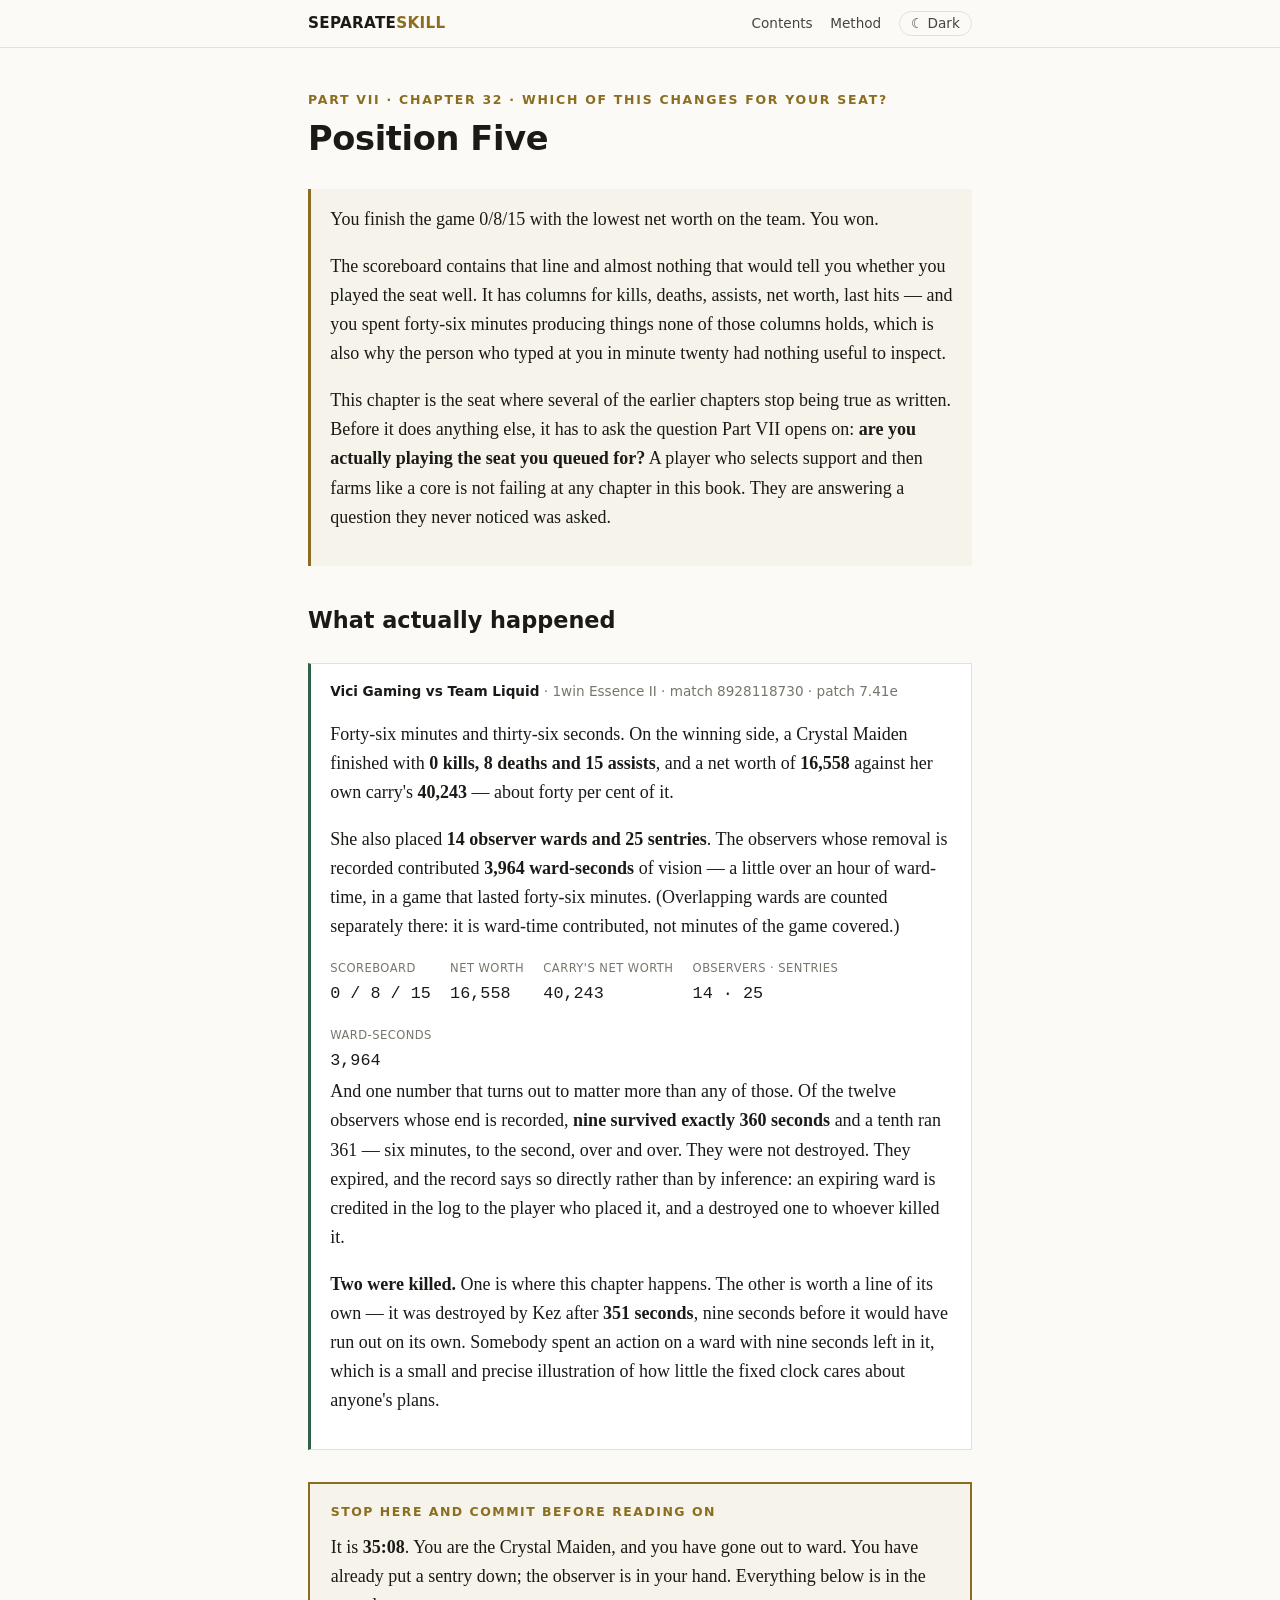
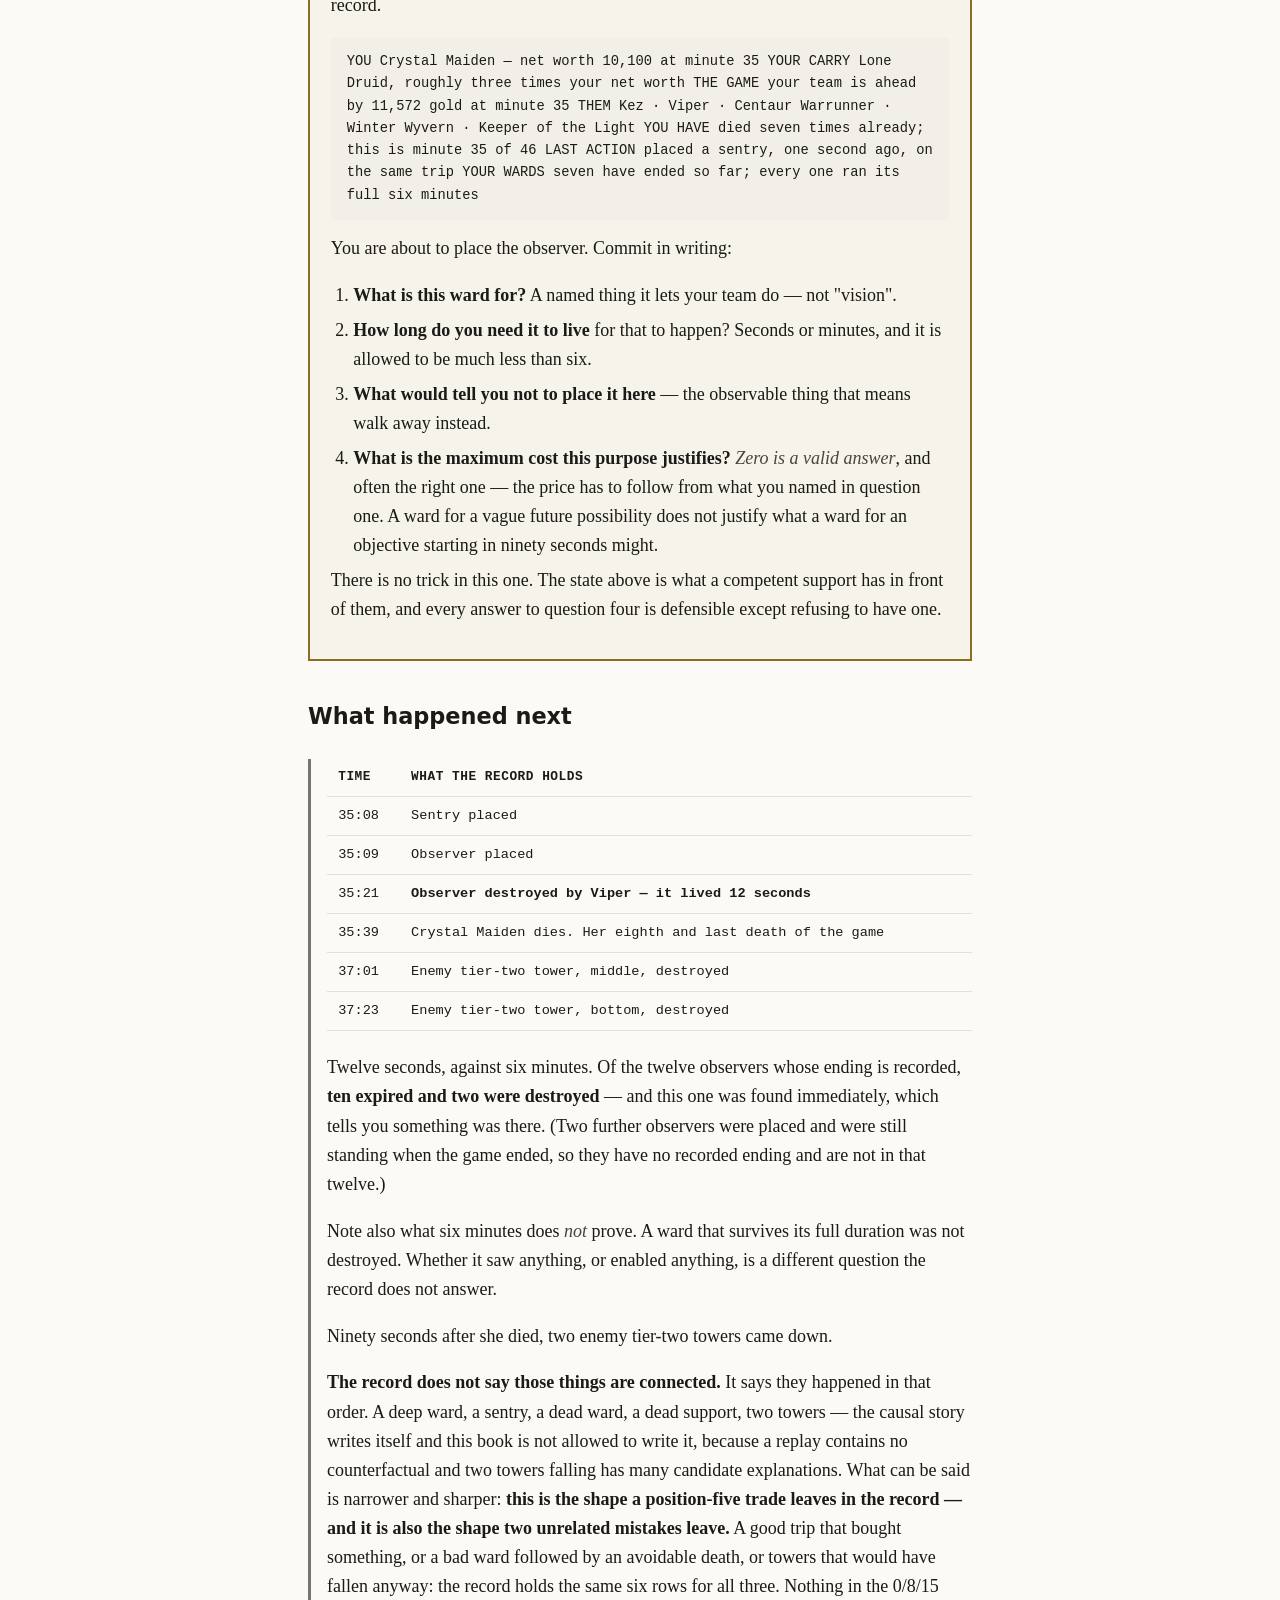
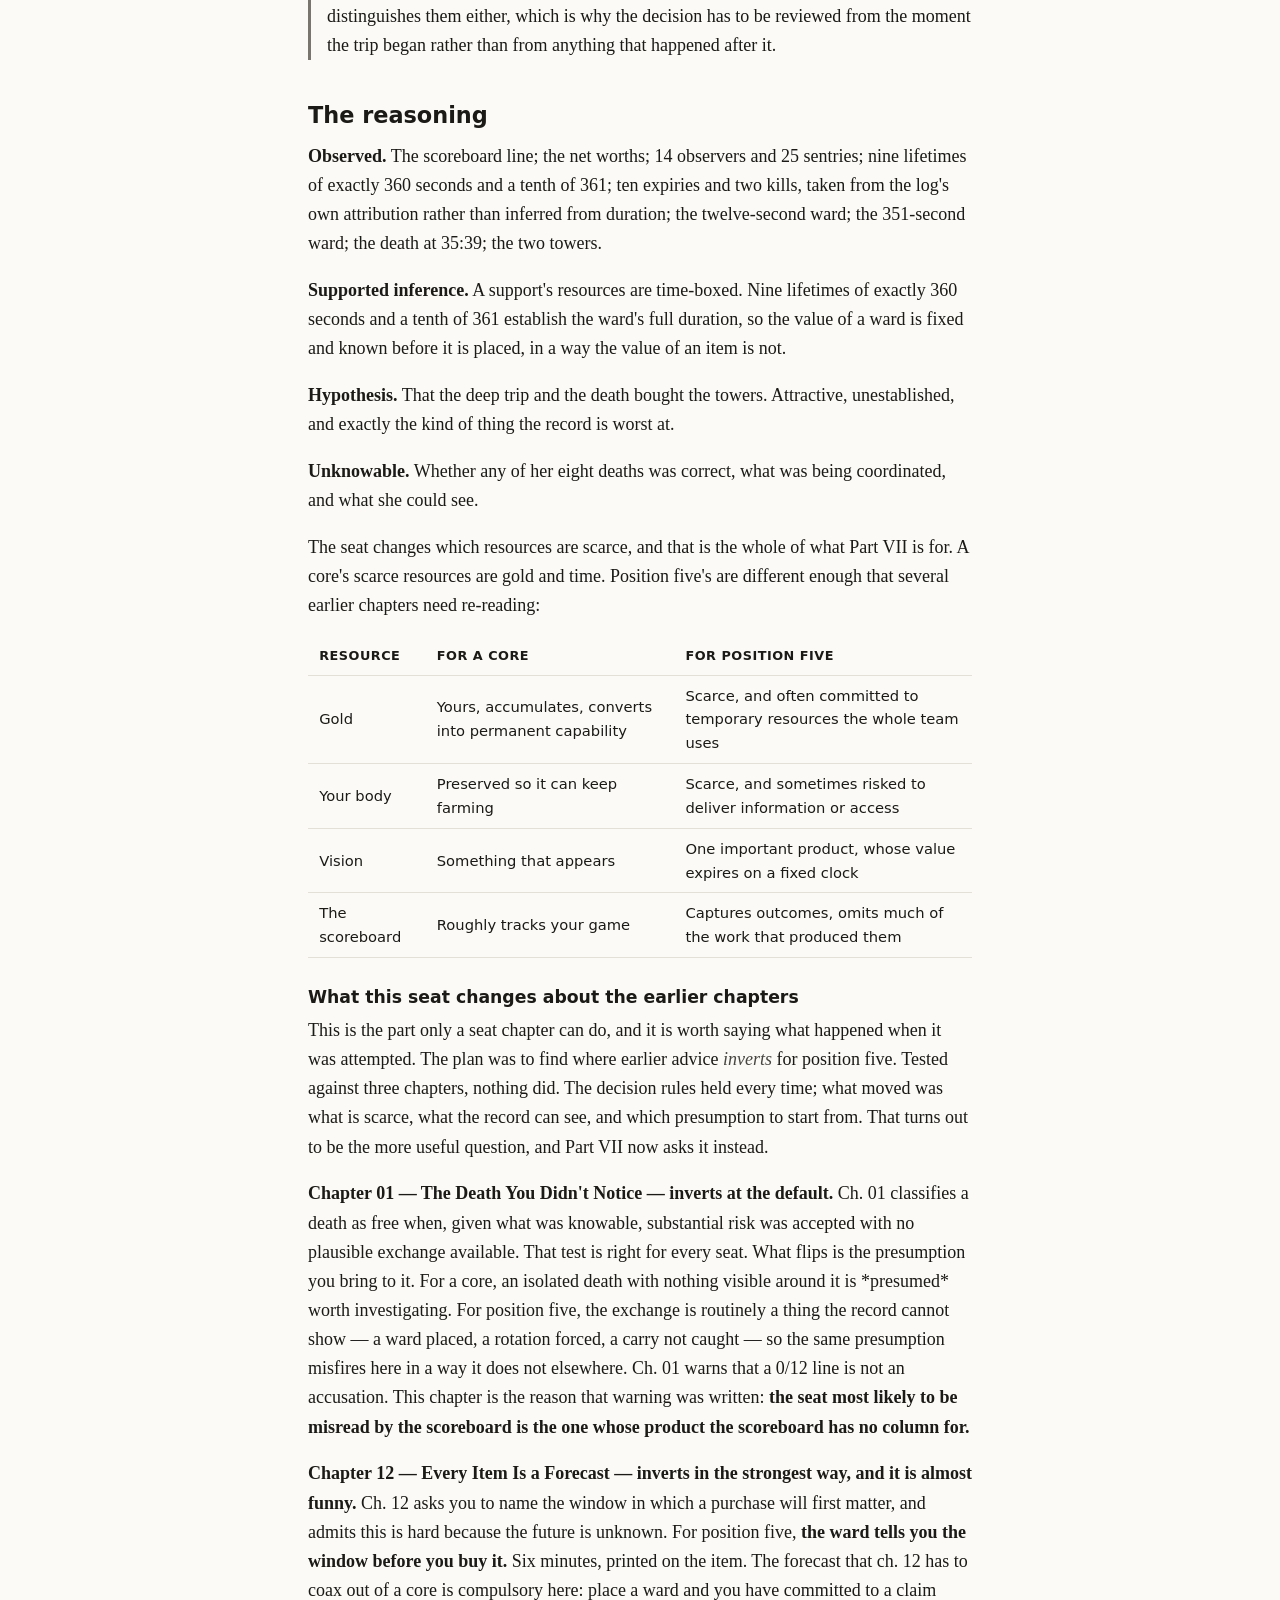
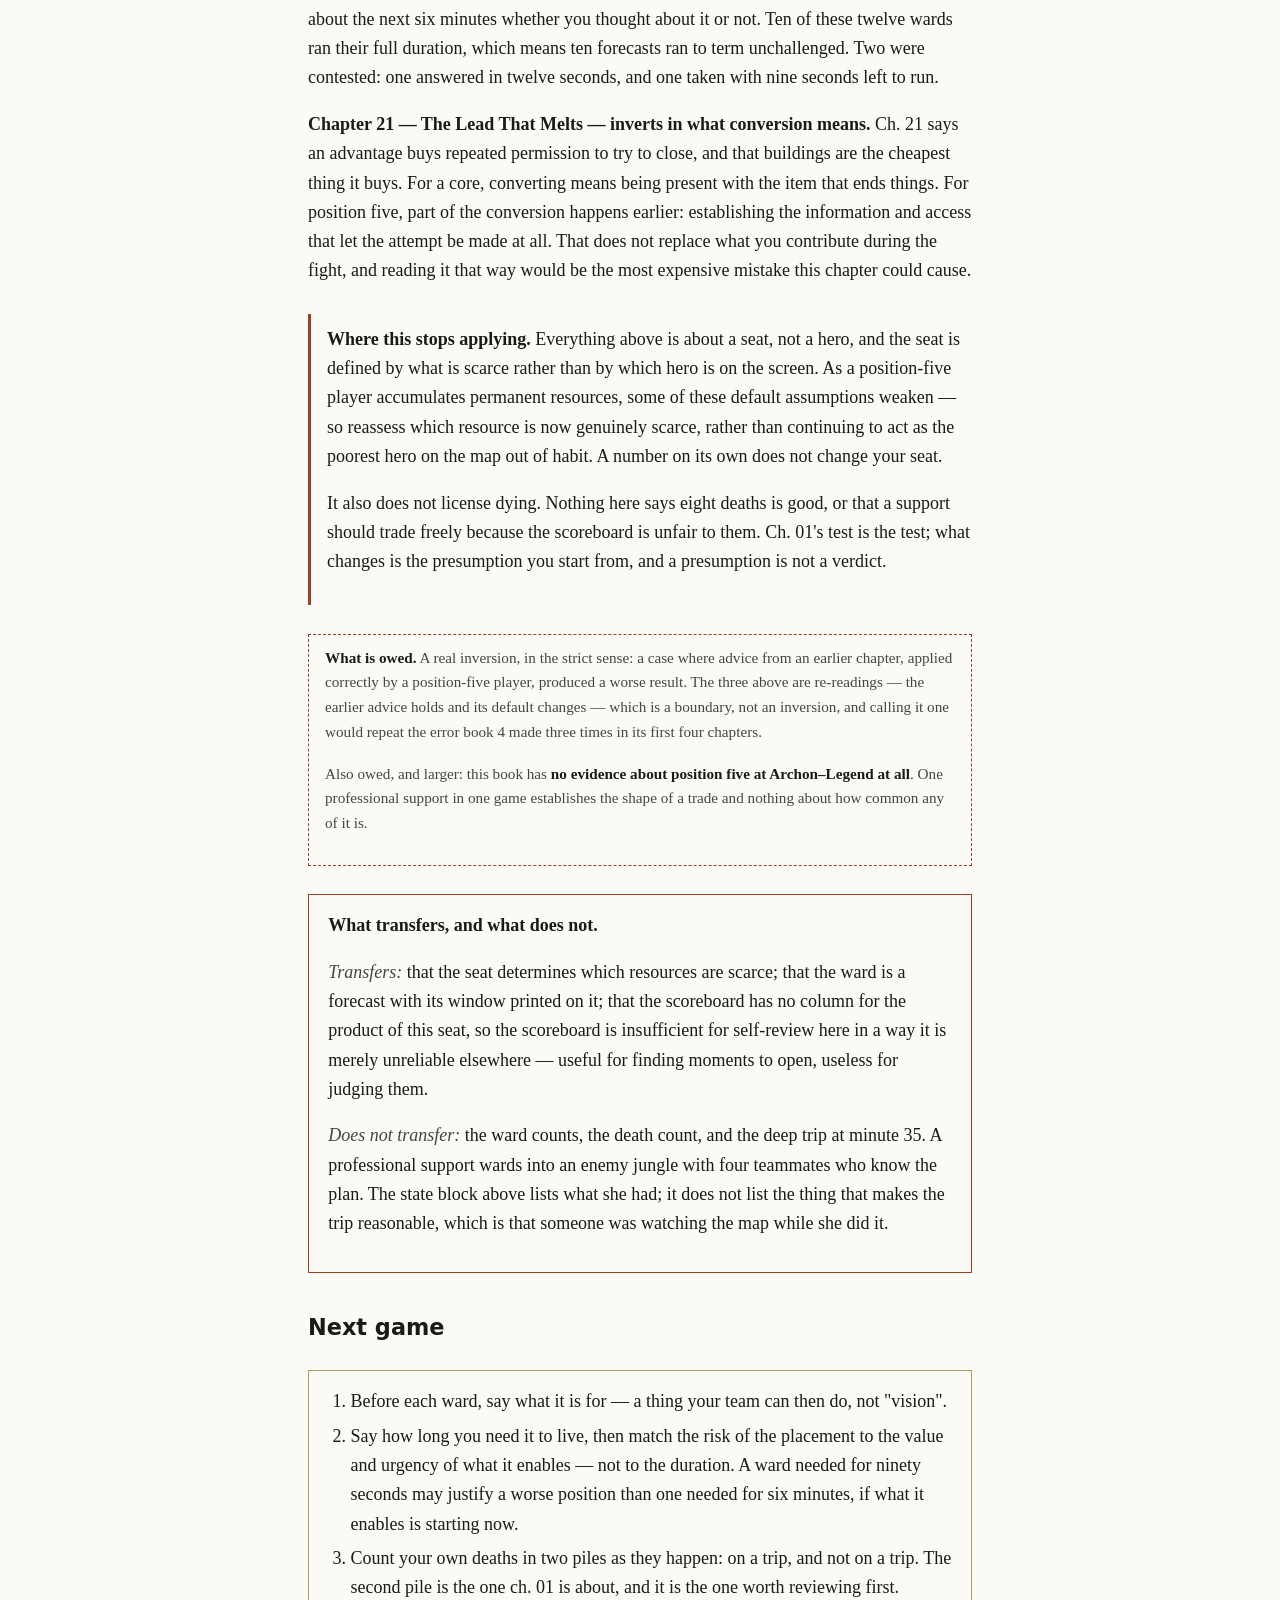
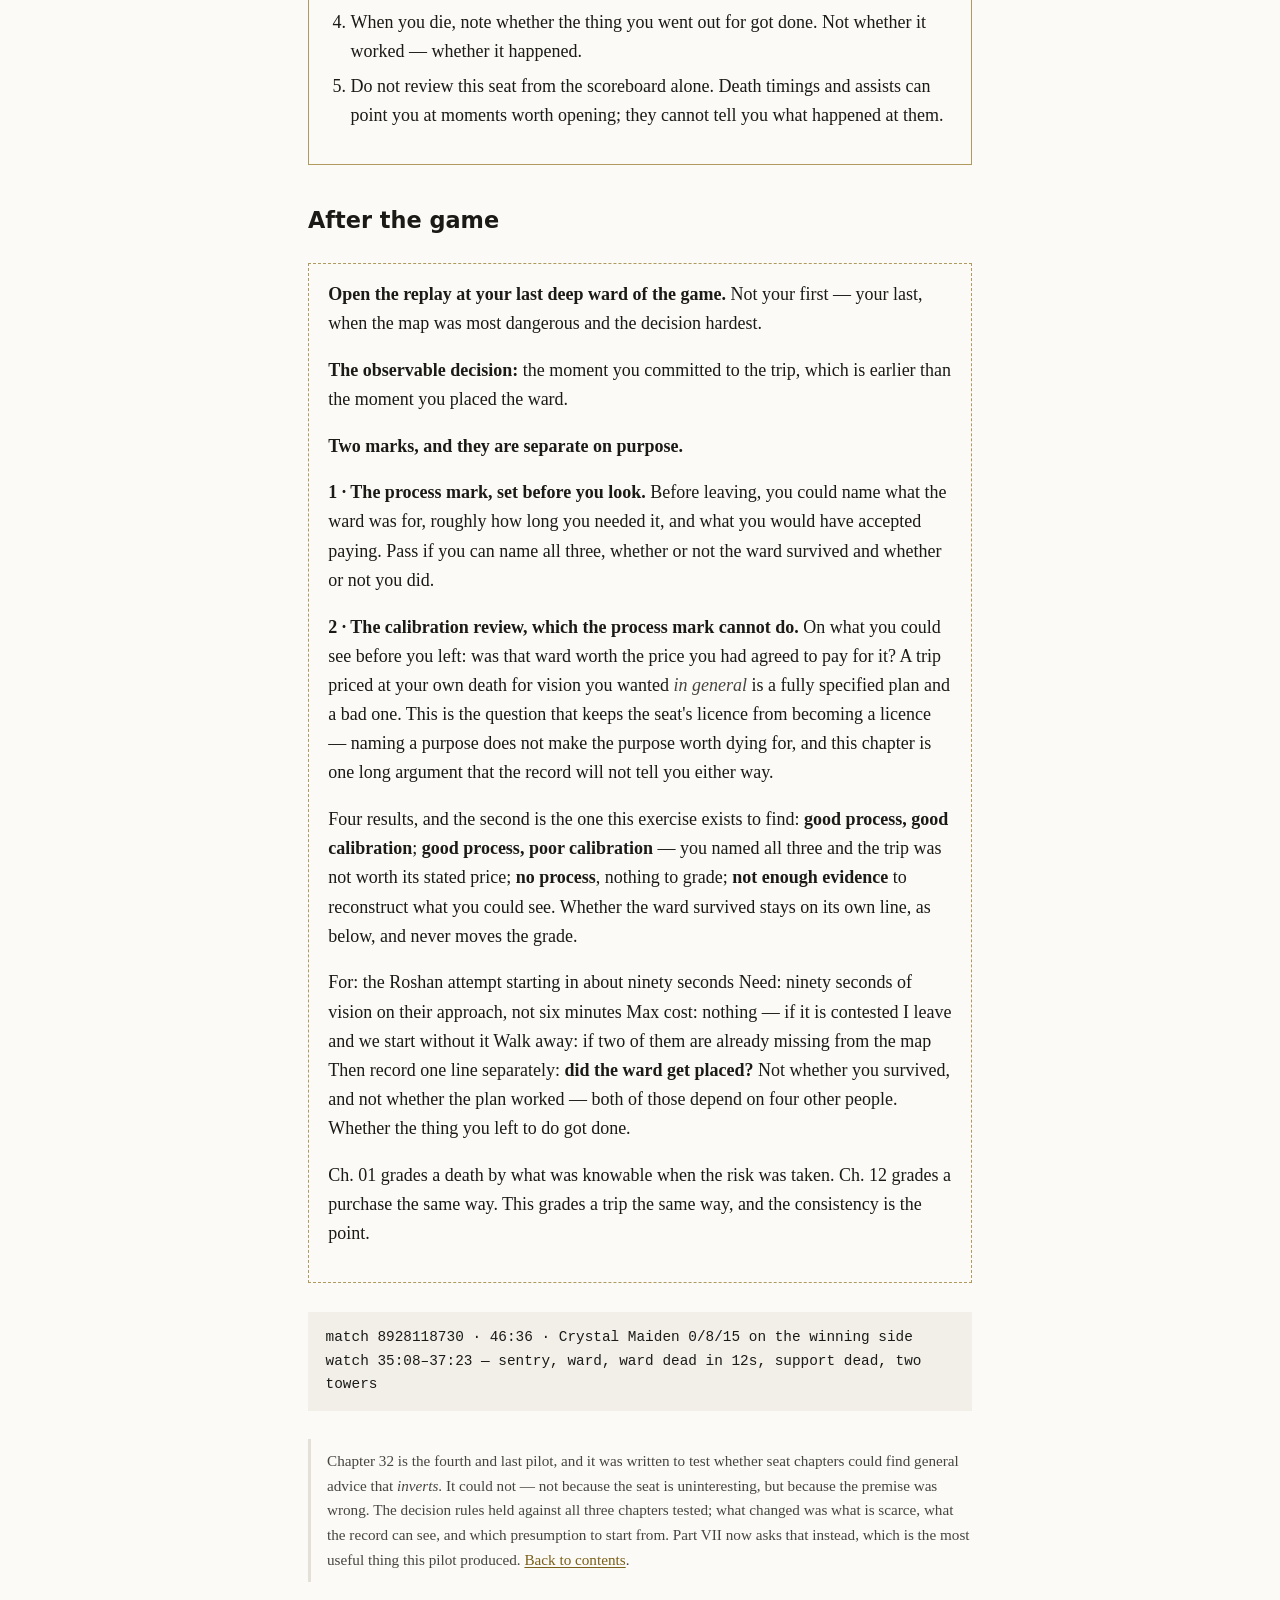
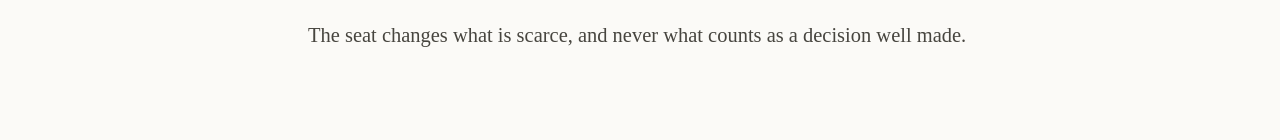
<file: docs/chapters/32-position-five.html>
<!doctype html>
<html lang="en">
<meta charset="utf-8">
<!-- rules: CALIBRATION_MARK=2 HOLD_PASSABLE=2 NEXT_GAME_LIVE=1 -->
<meta name="viewport" content="width=device-width, initial-scale=1">
<title>32 · Position Five — Winning Is a Separate Skill</title>
<meta name="description" content="The seat where the book's earlier chapters stop being true. A support who finished 0/8/15 on the winning side, placed 39 wards, and left almost no trace on the scoreboard.">
<script>try{var t=localStorage.getItem("separate-skill-theme");if(t)document.documentElement.setAttribute("data-theme",t);}catch(e){}</script>
<link rel="stylesheet" href="../static/style.css">
<script defer src="../static/theme.js"></script>

<a class="skip" href="#content">Skip to content</a>
<header class="site-header">
  <div class="wrap">
    <a class="brand" href="../index.html">Separate<span>Skill</span></a>
    <nav class="site-nav">
      <a href="../index.html">Contents</a>
      <a href="../about.html">Method</a>
      <button class="theme-toggle" type="button">☾ Dark</button>
    </nav>
  </div>
</header>

<main id="content">
  <div class="wrap">
    <p class="kicker">Part VII · Chapter 32 · Which of this changes for your seat?</p>
    <h1>Position Five</h1>

    <div class="situation">
      <p>You finish the game 0/8/15 with the lowest net worth on the team. You won.</p>
      <p>The scoreboard contains that line and almost nothing that would tell you whether you played
        the seat well. It has columns for kills, deaths, assists, net worth, last hits — and you spent
        forty-six minutes producing things none of those columns holds, which is also why the person
        who typed at you in minute twenty had nothing useful to inspect.</p>
      <p>This chapter is the seat where several of the earlier chapters stop being true as written.
        Before it does anything else, it has to ask the question Part VII opens on: <strong>are you
        actually playing the seat you queued for?</strong> A player who selects support and then farms
        like a core is not failing at any chapter in this book. They are answering a question they
        never noticed was asked.</p>
    </div>

    <h2>What actually happened</h2>

    <div class="case">
      <p class="case-head"><span class="who">Vici Gaming vs Team Liquid</span> · 1win Essence II ·
        match 8928118730 · patch 7.41e</p>

      <p>Forty-six minutes and thirty-six seconds. On the winning side, a Crystal Maiden finished with
        <strong>0 kills, 8 deaths and 15 assists</strong>, and a net worth of <strong>16,558</strong>
        against her own carry's <strong>40,243</strong> — about forty per cent of it.</p>

      <p>She also placed <strong>14 observer wards and 25 sentries</strong>. The observers whose
        removal is recorded contributed <strong>3,964 ward-seconds</strong> of vision — a little over
        an hour of ward-time, in a game that lasted forty-six minutes. (Overlapping wards are counted
        separately there: it is ward-time contributed, not minutes of the game covered.)</p>

      <div class="figures">
        <div><span class="k">Scoreboard</span><span class="v">0 / 8 / 15</span></div>
        <div><span class="k">Net worth</span><span class="v">16,558</span></div>
        <div><span class="k">Carry's net worth</span><span class="v">40,243</span></div>
        <div><span class="k">Observers · sentries</span><span class="v">14 · 25</span></div>
        <div><span class="k">Ward-seconds</span><span class="v">3,964</span></div>
      </div>

      <p>And one number that turns out to matter more than any of those. Of the twelve observers whose
        end is recorded, <strong>nine survived exactly 360 seconds</strong> and a tenth ran 361 — six
        minutes, to the second, over and over. They were not destroyed. They expired, and the record
        says so directly rather than by inference: an expiring ward is credited in the log to the
        player who placed it, and a destroyed one to whoever killed it.</p>

      <p><strong>Two were killed.</strong> One is where this chapter happens. The other is worth a
        line of its own — it was destroyed by Kez after <strong>351 seconds</strong>, nine seconds
        before it would have run out on its own. Somebody spent an action on a ward with nine seconds
        left in it, which is a small and precise illustration of how little the fixed clock cares
        about anyone's plans.</p>
    </div>

    <div class="hold">
      <p>Stop here and commit before reading on</p>

      <p>It is <strong>35:08</strong>. You are the Crystal Maiden, and you have gone out to ward. You
        have already put a sentry down; the observer is in your hand. Everything below is in the
        record.</p>

      <div class="state">YOU          Crystal Maiden — net worth 10,100 at minute 35
YOUR CARRY   Lone Druid, roughly three times your net worth
THE GAME     your team is ahead by 11,572 gold at minute 35
THEM         Kez · Viper · Centaur Warrunner · Winter Wyvern · Keeper of the Light
YOU HAVE     died seven times already; this is minute 35 of 46
LAST ACTION  placed a sentry, one second ago, on the same trip
YOUR WARDS   seven have ended so far; every one ran its full six minutes
      </div>

      <p>You are about to place the observer. Commit in writing:</p>

      <ol>
        <li><strong>What is this ward for?</strong> A named thing it lets your team do — not
          "vision".</li>
        <li><strong>How long do you need it to live</strong> for that to happen? Seconds or minutes,
          and it is allowed to be much less than six.</li>
        <li><strong>What would tell you not to place it here</strong> — the observable thing that
          means walk away instead.</li>
        <li><strong>What is the maximum cost this purpose justifies?</strong> <em>Zero is a valid
          answer</em>, and often the right one — the price has to follow from what you named in
          question one. A ward for a vague future possibility does not justify what a ward for an
          objective starting in ninety seconds might.</li>
      </ol>

      <p>There is no trick in this one. The state above is what a competent support has in front of
        them, and every answer to question four is defensible except refusing to have one.</p>
    </div>

    <h2>What happened next</h2>

    <div class="reveal">
      <div class="timeline">
        <table>
          <thead><tr><th>Time</th><th>What the record holds</th></tr></thead>
          <tbody>
            <tr><td>35:08</td><td>Sentry placed</td></tr>
            <tr><td>35:09</td><td>Observer placed</td></tr>
            <tr><td>35:21</td><td><strong>Observer destroyed by Viper — it lived 12 seconds</strong></td></tr>
            <tr><td>35:39</td><td>Crystal Maiden dies. Her eighth and last death of the game</td></tr>
            <tr><td>37:01</td><td>Enemy tier-two tower, middle, destroyed</td></tr>
            <tr><td>37:23</td><td>Enemy tier-two tower, bottom, destroyed</td></tr>
          </tbody>
        </table>
      </div>

      <p>Twelve seconds, against six minutes. Of the twelve observers whose ending is recorded,
        <strong>ten expired and two were destroyed</strong> — and this one was found immediately,
        which tells you something was there. (Two further observers were placed and were still
        standing when the game ended, so they have no recorded ending and are not in that twelve.)</p>

      <p>Note also what six minutes does <em>not</em> prove. A ward that survives its full duration
        was not destroyed. Whether it saw anything, or enabled anything, is a different question the
        record does not answer.</p>

      <p>Ninety seconds after she died, two enemy tier-two towers came down.</p>

      <p><strong>The record does not say those things are connected.</strong> It says they happened in
        that order. A deep ward, a sentry, a dead ward, a dead support, two towers — the causal story
        writes itself and this book is not allowed to write it, because a replay contains no
        counterfactual and two towers falling has many candidate explanations. What can be said is
        narrower and sharper: <strong>this is the shape a position-five trade leaves in the
        record — and it is also the shape two unrelated mistakes leave.</strong> A good trip that
        bought something, or a bad ward followed by an avoidable death, or towers that would have
        fallen anyway: the record holds the same six rows for all three. Nothing in the 0/8/15
        distinguishes them either, which is why the decision has to be reviewed from the moment the
        trip began rather than from anything that happened after it.</p>
    </div>

    <h2>The reasoning</h2>

    <p><strong>Observed.</strong> The scoreboard line; the net worths; 14 observers and 25 sentries;
      nine lifetimes of exactly 360 seconds and a tenth of 361; ten expiries and two kills, taken from
      the log's own attribution rather than inferred from duration; the twelve-second ward; the
      351-second ward; the death at 35:39; the two towers.</p>

    <p><strong>Supported inference.</strong> A support's resources are time-boxed. Nine lifetimes of
      exactly 360 seconds and a tenth of 361 establish the ward's full duration, so the value of a
      ward is fixed and known before it is placed, in a way the value of an item is not.</p>

    <p><strong>Hypothesis.</strong> That the deep trip and the death bought the towers. Attractive,
      unestablished, and exactly the kind of thing the record is worst at.</p>

    <p><strong>Unknowable.</strong> Whether any of her eight deaths was correct, what was being
      coordinated, and what she could see.</p>

    <p>The seat changes which resources are scarce, and that is the whole of what Part VII is for.
      A core's scarce resources are gold and time. Position five's are different enough that several
      earlier chapters need re-reading:</p>

    <table>
      <thead><tr><th>Resource</th><th>For a core</th><th>For position five</th></tr></thead>
      <tbody>
        <tr><td>Gold</td><td>Yours, accumulates, converts into permanent capability</td><td>Scarce, and often committed to temporary resources the whole team uses</td></tr>
        <tr><td>Your body</td><td>Preserved so it can keep farming</td><td>Scarce, and sometimes risked to deliver information or access</td></tr>
        <tr><td>Vision</td><td>Something that appears</td><td>One important product, whose value expires on a fixed clock</td></tr>
        <tr><td>The scoreboard</td><td>Roughly tracks your game</td><td>Captures outcomes, omits much of the work that produced them</td></tr>
      </tbody>
    </table>

    <h3>What this seat changes about the earlier chapters</h3>

    <p>This is the part only a seat chapter can do, and it is worth saying what happened when it was
      attempted. The plan was to find where earlier advice <em>inverts</em> for position five. Tested
      against three chapters, nothing did. The decision rules held every time; what moved was what is
      scarce, what the record can see, and which presumption to start from. That turns out to be the
      more useful question, and Part VII now asks it instead.</p>

    <p><strong>Chapter 01 — The Death You Didn't Notice — inverts at the default.</strong> Ch. 01
      classifies a death as free when, given what was knowable, substantial risk was accepted with no
      plausible exchange available. That test is right for every seat. What flips is the presumption
      you bring to it. For a core, an isolated death with nothing visible around it is *presumed*
      worth investigating. For position five, the exchange is routinely a thing the record cannot
      show — a ward placed, a rotation forced, a carry not caught — so the same presumption
      misfires here in a way it does not elsewhere. Ch. 01 warns that a 0/12 line is not an accusation. This
      chapter is the reason that warning was written: <strong>the seat most likely to be misread by
      the scoreboard is the one whose product the scoreboard has no column for.</strong></p>

    <p><strong>Chapter 12 — Every Item Is a Forecast — inverts in the strongest way, and it is
      almost funny.</strong> Ch. 12 asks you to name the window in which a purchase will first matter,
      and admits this is hard because the future is unknown. For position five, <strong>the ward tells you the window before you buy it.</strong> Six minutes, printed on the item. The forecast that ch. 12 has
      to coax out of a core is compulsory here: place a ward and you have committed to a claim about
      the next six minutes whether you thought about it or not. Ten of these twelve wards ran their
      full duration, which means ten forecasts ran to term unchallenged. Two were contested: one
      answered in twelve seconds, and one taken with nine seconds left to run.</p>

    <p><strong>Chapter 21 — The Lead That Melts — inverts in what conversion means.</strong> Ch. 21
      says an advantage buys repeated permission to try to close, and that buildings are the cheapest
      thing it buys. For a core, converting means being present with the item that ends things. For
      position five, part of the conversion happens earlier: establishing the information and access
      that let the attempt be made at all. That does not replace what you contribute during the
      fight, and reading it that way would be the most expensive mistake this chapter could
      cause.</p>

    <div class="boundary">
      <p><strong>Where this stops applying.</strong> Everything above is about a seat, not a hero, and
        the seat is defined by what is scarce rather than by which hero is on the screen. As a
        position-five player accumulates permanent resources, some of these default assumptions
        weaken — so reassess which resource is now genuinely scarce, rather than continuing to act as
        the poorest hero on the map out of habit. A number on its own does not change your seat.</p>
      <p>It also does not license dying. Nothing here says eight deaths is good, or that a support
        should trade freely because the scoreboard is unfair to them. Ch. 01's test is the test; what
        changes is the presumption you start from, and a presumption is not a verdict.</p>
    </div>

    <div class="owed">
      <p><strong>What is owed.</strong> A real inversion, in the strict sense: a case where advice
        from an earlier chapter, applied correctly by a position-five player, produced a worse result.
        The three above are re-readings — the earlier advice holds and its default changes — which is
        a boundary, not an inversion, and calling it one would repeat the error book 4 made three
        times in its first four chapters.</p>
      <p>Also owed, and larger: this book has <strong>no evidence about position five at Archon–Legend at all</strong>. One professional support in one game establishes the shape of a trade and nothing
        about how common any of it is.</p>
    </div>

    <div class="inversion">
      <p><strong>What transfers, and what does not.</strong></p>
      <p><em>Transfers:</em> that the seat determines which resources are scarce; that the ward is a
        forecast with its window printed on it; that the scoreboard has no column for the product of
        this seat, so the scoreboard is insufficient for self-review here in a way it is merely unreliable elsewhere — useful for finding moments to open, useless for judging them.</p>
      <p><em>Does not transfer:</em> the ward counts, the death count, and the deep trip at minute 35.
        A professional support wards into an enemy jungle with four teammates who know the plan. The
        state block above lists what she had; it does not list the thing that makes the trip
        reasonable, which is that someone was watching the map while she did it.</p>
    </div>

    <h2>Next game</h2>

    <div class="nextgame">
      <ol>
        <li>Before each ward, say what it is for — a thing your team can then do, not "vision".</li>
        <li>Say how long you need it to live, then match the risk of the placement to the value and
          urgency of what it enables — not to the duration. A ward needed for ninety seconds may
          justify a worse position than one needed for six minutes, if what it enables is starting
          now.</li>
        <li>Count your own deaths in two piles as they happen: on a trip, and not on a trip. The
          second pile is the one ch. 01 is about, and it is the one worth reviewing first.</li>
        <li>When you die, note whether the thing you went out for got done. Not whether it worked —
          whether it happened.</li>
        <li>Do not review this seat from the scoreboard alone. Death timings and assists can point
          you at moments worth opening; they cannot tell you what happened at them.</li>
      </ol>
    </div>

    <h2>After the game</h2>

    <div class="aftergame">
      <p><strong>Open the replay at your last deep ward of the game.</strong> Not your first — your
        last, when the map was most dangerous and the decision hardest.</p>
      <p><strong>The observable decision:</strong> the moment you committed to the trip, which is
        earlier than the moment you placed the ward.</p>
      <p><strong>Two marks, and they are separate on purpose.</strong></p>
      <p><strong>1 · The process mark, set before you look.</strong> Before leaving, you could name
        what the ward was for, roughly how long you needed it, and what you would have accepted
        paying. Pass if you can name all three, whether or not the ward survived and whether or not
        you did.</p>
      <p><strong>2 · The calibration review, which the process mark cannot do.</strong> On what you
        could see before you left: was that ward worth the price you had agreed to pay for it? A trip
        priced at your own death for vision you wanted <em>in general</em> is a fully specified plan
        and a bad one. This is the question that keeps the seat's licence from becoming a licence —
        naming a purpose does not make the purpose worth dying for, and this chapter is one long
        argument that the record will not tell you either way.</p>
      <p>Four results, and the second is the one this exercise exists to find: <strong>good process,
        good calibration</strong>; <strong>good process, poor calibration</strong> — you named all
        three and the trip was not worth its stated price; <strong>no process</strong>, nothing to
        grade; <strong>not enough evidence</strong> to reconstruct what you could see. Whether the
        ward survived stays on its own line, as below, and never moves the grade.</p>
      <div class="state">For:        the Roshan attempt starting in about ninety seconds
Need:       ninety seconds of vision on their approach, not six minutes
Max cost:   nothing — if it is contested I leave and we start without it
Walk away:  if two of them are already missing from the map
      </div>
      <p>Then record one line separately: <strong>did the ward get placed?</strong> Not whether you
        survived, and not whether the plan worked — both of those depend on four other people. Whether
        the thing you left to do got done.</p>
      <p>Ch. 01 grades a death by what was knowable when the risk was taken. Ch. 12 grades a purchase
        the same way. This grades a trip the same way, and the consistency is the point.</p>
    </div>

    <div class="replay">match 8928118730 · 46:36 · Crystal Maiden 0/8/15 on the winning side<br>
      watch 35:08–37:23 — sentry, ward, ward dead in 12s, support dead, two towers</div>

    <p class="note">Chapter 32 is the fourth and last pilot, and it was written to test whether seat
      chapters could find general advice that <em>inverts</em>. It could not — not because the seat
      is uninteresting, but because the premise was wrong. The decision rules held against all three
      chapters tested; what changed was what is scarce, what the record can see, and which presumption
      to start from. Part VII now asks that instead, which is the most useful thing this pilot
      produced. <a href="../index.html">Back to contents</a>.</p>

    <p class="lede" style="margin-top:2.4rem">The seat changes what is scarce, and never what counts
      as a decision well made.</p>

  </div>
</main>
</html>
</file>
<file: docs/static/style.css>
/* ============================================================
   Winning Is a Separate Skill — shared stylesheet
   Plain CSS, light/dark themes, print-friendly.
   Sixth in the series: same skeleton as The Quantum Quartet,
   The Bridge, No Such Form, The Going Concern and DutchABC.
   No KaTeX — no mathematics here either. The budget goes to
   evidence components instead: match timelines, figure strips,
   inversion blocks, and the replay pointer that ends every
   chapter. The accent is gold, because gold is what most of
   this book is actually about.
   ============================================================ */

:root {
  /* light theme (default) */
  --bg:            #fbfaf7;
  --bg-raised:     #ffffff;
  --ink:           #1b1a17;
  --ink-soft:      #47453f;
  --ink-faint:     #78756c;
  --rule:          #e3e0d8;
  --accent:        #8a6d1f;   /* gold — the resource the book is mostly about */
  --accent-soft:   #b09a5e;
  --link:          #7a5f18;
  --link-hover:    #4f3d0f;
  --known:         #2f6048;   /* what you already have; a correct parse */
  --trap:          #9c4221;   /* the wrong parse; the failure mode */
  --paper:         #f6f3ea;   /* the raised block behind a situation */
  --code-bg:       #f1efe8;
  --max:           44rem;
  --serif: "Iowan Old Style", "Palatino Linotype", Palatino, "Book Antiqua", Georgia, serif;
  --sans:  system-ui, -apple-system, "Segoe UI", Roboto, Helvetica, Arial, sans-serif;
  --mono:  ui-monospace, "SF Mono", "Cascadia Code", "Fira Code", Menlo, Consolas, monospace;
}

@media (prefers-color-scheme: dark) {
  :root {
    --bg:          #15161a;
    --bg-raised:   #1d1f24;
    --ink:         #eae8e2;
    --ink-soft:    #c1bfb7;
    --ink-faint:   #8d8b83;
    --rule:        #32343a;
    --accent:      #d9bd6a;
    --accent-soft: #a89050;
    --link:        #e0c67a;
    --link-hover:  #f0dfa8;
    --known:       #7cc0a0;
    --trap:        #e0a07c;
    --paper:       #22242a;
    --code-bg:     #24262b;
  }
}

/* explicit toggle wins over OS preference in both directions */
:root[data-theme="light"] {
  --bg:#fbfaf7; --bg-raised:#ffffff; --ink:#1b1a17; --ink-soft:#47453f;
  --ink-faint:#78756c; --rule:#e3e0d8; --accent:#8a6d1f; --accent-soft:#b09a5e;
  --link:#7a5f18; --link-hover:#4f3d0f; --known:#2f6048; --trap:#9c4221;
  --paper:#f6f3ea; --code-bg:#f1efe8;
}
:root[data-theme="dark"] {
  --bg:#15161a; --bg-raised:#1d1f24; --ink:#eae8e2; --ink-soft:#c1bfb7;
  --ink-faint:#8d8b83; --rule:#32343a; --accent:#d9bd6a; --accent-soft:#a89050;
  --link:#e0c67a; --link-hover:#f0dfa8; --known:#7cc0a0; --trap:#e0a07c;
  --paper:#22242a; --code-bg:#24262b;
}

* { box-sizing: border-box; }

html { -webkit-text-size-adjust: 100%; }

body {
  margin: 0;
  background: var(--bg);
  color: var(--ink);
  font-family: var(--serif);
  font-size: 1.125rem;
  line-height: 1.62;
  text-rendering: optimizeLegibility;
  -webkit-font-smoothing: antialiased;
}

/* ---- layout ---- */
.wrap { max-width: var(--max); margin: 0 auto; padding: 0 1.25rem; }

.site-header {
  border-bottom: 1px solid var(--rule);
  background: color-mix(in srgb, var(--bg) 88%, transparent);
  position: sticky; top: 0; z-index: 10;
  backdrop-filter: saturate(1.4) blur(6px);
}
.site-header .wrap {
  display: flex; align-items: center; gap: 1rem;
  padding-top: .7rem; padding-bottom: .7rem;
}
.brand {
  font-family: var(--sans);
  font-weight: 700; letter-spacing: .02em;
  font-size: .95rem; text-transform: uppercase;
  color: var(--ink); text-decoration: none; white-space: nowrap;
}
.brand span { color: var(--accent); }
.site-nav { margin-left: auto; display: flex; align-items: center; gap: 1.1rem; }
.site-nav a { font-family: var(--sans); font-size: .85rem; color: var(--ink-soft); text-decoration: none; }
.site-nav a:hover { color: var(--link-hover); }

.theme-toggle {
  font-family: var(--sans); font-size: .85rem;
  background: transparent; border: 1px solid var(--rule);
  color: var(--ink-soft); border-radius: 999px;
  padding: .28rem .7rem; cursor: pointer; line-height: 1;
}
.theme-toggle:hover { border-color: var(--accent-soft); color: var(--ink); }

/* Skip link: off-screen until focused, then a real, visible target. Not
   display:none and not width:0 — both remove it from the focus order, which
   defeats the point. The site header is sticky, so this sits above it. */
.skip {
  position: absolute; left: .75rem; top: -3rem; z-index: 20;
  padding: .5rem .9rem; border-radius: 0 0 7px 7px;
  background: var(--accent); color: var(--bg);
  font-family: var(--sans); font-size: .85rem; text-decoration: none;
  transition: top .12s ease-in;
}
.skip:focus { top: 0; color: var(--bg); outline: 2px solid var(--ink); }

main { padding: 2.6rem 0 4rem; }

/* A visible focus ring everywhere, since the skip link only helps if what it
   lands on can then be navigated. */
a:focus-visible, button:focus-visible, summary:focus-visible {
  outline: 2px solid var(--accent); outline-offset: 2px; border-radius: 3px;
}

/* ---- typography ---- */
h1, h2, h3 { font-family: var(--sans); line-height: 1.22; color: var(--ink); }
h1 { font-size: 2.1rem; font-weight: 800; letter-spacing: -.01em; margin: 0 0 .4rem; }
h2 { font-size: 1.4rem; font-weight: 700; margin: 2.6rem 0 .8rem; }
h3 { font-size: 1.08rem; font-weight: 700; margin: 1.8rem 0 .5rem; }

p { margin: 0 0 1.1rem; }
a { color: var(--link); text-decoration: underline; text-underline-offset: 2px; text-decoration-thickness: .5px; }
a:hover { color: var(--link-hover); }

strong { color: var(--ink); }
em { color: var(--ink-soft); }

ul, ol { margin: 0 0 1.1rem; padding-left: 1.4rem; }
li { margin-bottom: .35rem; }

blockquote {
  margin: 1.4rem 0; padding: .2rem 0 .2rem 1.2rem;
  border-left: 3px solid var(--accent-soft);
  color: var(--ink-soft); font-style: italic;
}

code, kbd {
  font-family: var(--mono);
  font-size: .86em; background: var(--code-bg); padding: .1em .38em; border-radius: 4px;
}
pre { background: var(--code-bg); padding: 1rem 1.1rem; border-radius: 8px; overflow-x: auto; line-height: 1.5; }
pre code { background: none; padding: 0; font-size: .8rem; }

hr { border: none; border-top: 1px solid var(--rule); margin: 2.4rem 0; }

table { border-collapse: collapse; width: 100%; font-family: var(--sans); font-size: .92rem; }
.table-scroll { overflow-x: auto; margin: 1.4rem 0; }
th, td { text-align: left; padding: .5rem .7rem; border-bottom: 1px solid var(--rule); }
th { font-weight: 700; color: var(--ink); font-size: .8rem; letter-spacing: .04em; text-transform: uppercase; }

/* ---- eyebrow / kicker ---- */
.kicker {
  font-family: var(--sans); font-size: .78rem; font-weight: 700;
  letter-spacing: .14em; text-transform: uppercase; color: var(--accent);
  margin: 0 0 .6rem;
}
.lede { font-size: 1.28rem; line-height: 1.5; color: var(--ink-soft); margin: 0 0 1.6rem; }

/* ============================================================
   Winning Is a Separate Skill — book components
   Added on top of the shared skeleton. The chapter blocks below
   are declared before any chapter exists, because the template
   in CONTEXT.md 3 is fixed and the markup should not be invented
   per chapter by whoever happens to be drafting.
   ============================================================ */

/* An aside that qualifies rather than decorates: what is not yet
   written, what a check does not prove, what is owed. */
.note {
  border-left: 3px solid var(--rule);
  padding: 0.6rem 0 0.6rem 1rem;
  margin: 1.6rem 0;
  color: var(--ink-soft);
  font-size: 0.95rem;
}

/* Contents entries carry no links while the chapters do not exist.
   Unlinked entries are set quieter than linked ones so the page
   cannot be mistaken for a book that is finished. */
ol.toc { margin: 0.4rem 0 1.8rem 1.4rem; }
ol.toc li { margin: 0.3rem 0; color: var(--ink-soft); }
ol.toc li a { color: var(--link); }
.tag {
  font-family: var(--sans);
  font-size: 0.72rem;
  letter-spacing: 0.04em;
  text-transform: uppercase;
  color: var(--accent);
  border: 1px solid var(--accent-soft);
  border-radius: 2px;
  padding: 0.05rem 0.35rem;
  margin-left: 0.45rem;
  white-space: nowrap;
}

/* --- the four moves, and the blocks that follow them --- */

.situation {                      /* move 1: where you are, in the second person */
  background: var(--paper);
  border-left: 3px solid var(--accent);
  padding: 1rem 1.2rem;
  margin: 1.8rem 0;
}
.case {                           /* move 2: the named, replay-verifiable match */
  border: 1px solid var(--rule);
  border-left: 3px solid var(--known);
  padding: 1rem 1.2rem;
  margin: 1.8rem 0;
  background: var(--bg-raised);
}
.case-head { font-family: var(--sans); font-size: 0.85rem; color: var(--ink-faint); }
.case-head .who { color: var(--ink); font-weight: 600; }

.figures { display: flex; flex-wrap: wrap; gap: 1.2rem; margin: 0.9rem 0 0.2rem; }
.figures .k { display: block; font-family: var(--sans); font-size: 0.72rem;
              text-transform: uppercase; letter-spacing: 0.04em; color: var(--ink-faint); }
.figures .v { font-family: var(--mono); font-size: 1.05rem; color: var(--ink); }

.nextgame {                       /* move 4: solo-actionable, no hedging verbs */
  border: 1px solid var(--accent-soft);
  padding: 1rem 1.2rem;
  margin: 1.8rem 0;
}
.aftergame {                      /* move 5: the review loop, with a pass mark set in advance */
  border: 1px dashed var(--accent-soft);
  padding: 1rem 1.2rem;
  margin: 1.8rem 0;
}

.boundary {                       /* required: where the advice stops applying */
  border-left: 3px solid var(--trap);
  padding: 0.7rem 0 0.7rem 1rem;
  margin: 1.8rem 0;
}
.inversion {                      /* earned, never required: same action, opposite result by bracket */
  border: 1px solid var(--trap);
  padding: 1rem 1.2rem;
  margin: 1.8rem 0;
}
.owed {                           /* an honest outcome: no inversion found, and what one would look like */
  border: 1px dashed var(--trap);
  padding: 0.7rem 1rem;
  margin: 1.8rem 0;
  color: var(--ink-soft);
  font-size: 0.95rem;
}

.replay {                         /* the match ID and timestamps, so the reader can go and look */
  font-family: var(--mono);
  font-size: 0.9rem;
  background: var(--code-bg);
  padding: 0.9rem 1.1rem;
  margin: 1.8rem 0;
  overflow-x: auto;
}

/* Event timelines are wide and must scroll inside themselves rather than
   making the page scroll sideways on a phone. */
.timeline { overflow-x: auto; margin: 1.4rem 0; }
.timeline table { font-family: var(--mono); font-size: 0.85rem; white-space: nowrap; }

/* The hold: the narration of the case stops, the reader commits, and only then
   does the outcome appear. Styled as an interruption rather than an aside —
   it is a required move, not a sidebar, and a reader who skims past it has
   skipped the only part of the chapter that asks them to do something. */
.hold {
  border: 2px solid var(--accent);
  background: var(--paper);
  padding: 1.1rem 1.3rem;
  margin: 2rem 0;
}
.hold > p:first-child {
  font-family: var(--sans);
  font-size: .78rem;
  font-weight: 700;
  letter-spacing: .12em;
  text-transform: uppercase;
  color: var(--accent);
  margin-bottom: .7rem;
}
.hold ol { margin-bottom: 0; }
.hold .state {
  font-family: var(--mono);
  font-size: .86rem;
  background: var(--code-bg);
  padding: .8rem 1rem;
  margin: .9rem 0;
  overflow-x: auto;
}
/* What the record shows after the commitment. Marked so a reader can see where
   hindsight begins. */
.reveal { border-left: 3px solid var(--ink-faint); padding-left: 1rem; margin: 1.8rem 0; }
</file>
